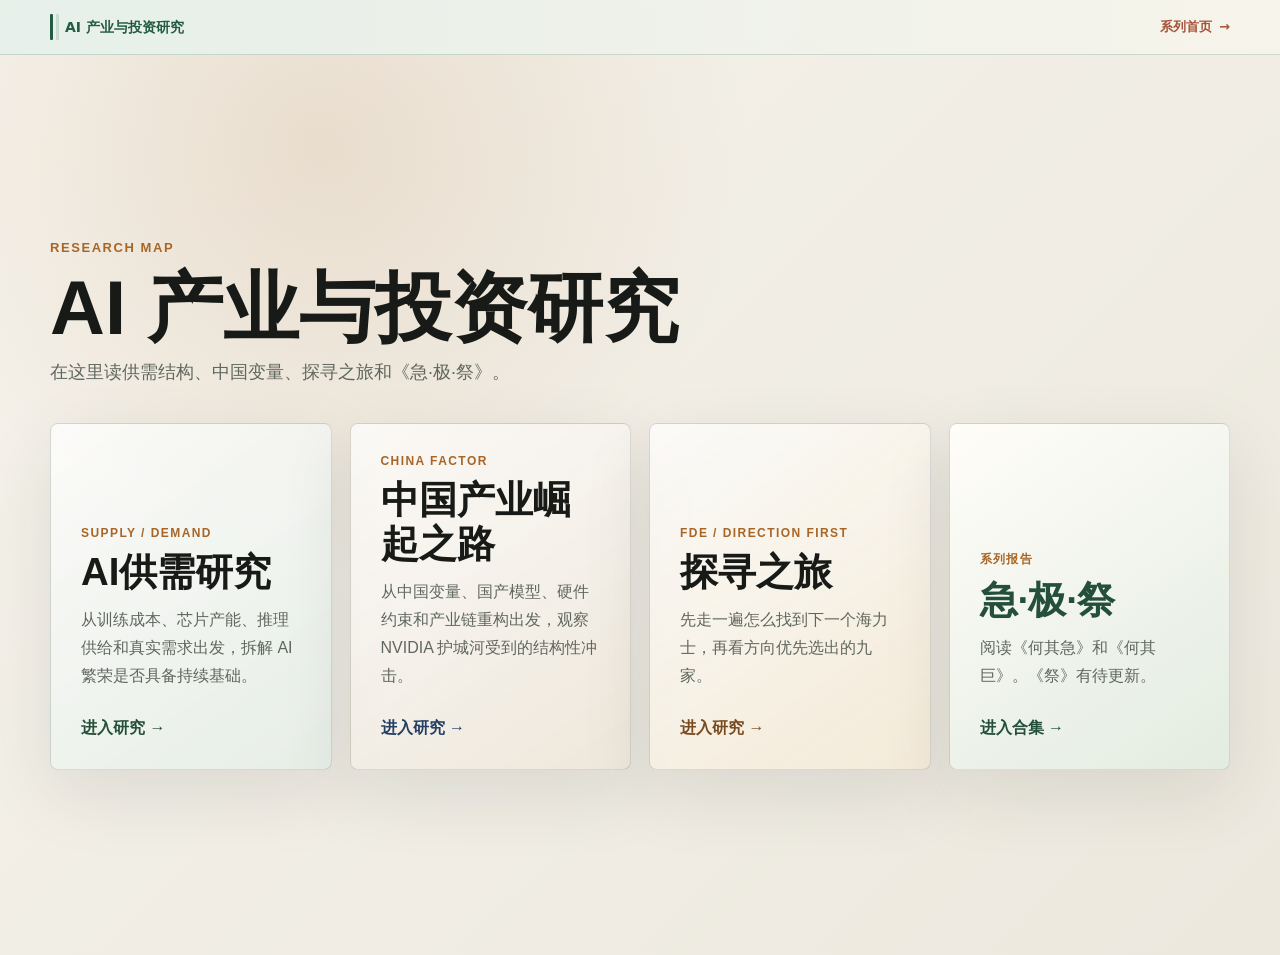
<file: index.html>
<!DOCTYPE html>
<html lang="zh-CN">
<head>
  <meta charset="UTF-8">
  <meta name="viewport" content="width=device-width, initial-scale=1.0">
  <title>AI 产业与投资研究</title>
  <style>
    :root{color-scheme:light;--ink:#171a16;--muted:#60675e;--line:#d9ddd3;--paper:#f6f3ec;--paper2:#ece8de;--green:#244f38;--blue:#243f63;--gold:#a76627;--rust:#7a4a1f}
    *{box-sizing:border-box}
    body{margin:0;min-height:100vh;font-family:-apple-system,BlinkMacSystemFont,"Segoe UI","Noto Sans SC",sans-serif;color:var(--ink);background:radial-gradient(circle at 25% 15%,rgba(167,102,39,.14),transparent 34%),linear-gradient(135deg,var(--paper),var(--paper2));}
    main{min-height:100vh;display:flex;flex-direction:column;justify-content:center;width:min(1180px,calc(100% - 40px));margin:0 auto;padding:56px 0}
    .eyebrow{font-size:13px;letter-spacing:.12em;text-transform:uppercase;color:var(--gold);font-weight:800}
    h1{margin:14px 0 10px;font-size:clamp(38px,6vw,76px);line-height:1.02;letter-spacing:0;font-weight:900}
    .lead{max-width:760px;margin:0 0 34px;color:var(--muted);font-size:18px;line-height:1.8}
    .grid{display:grid;grid-template-columns:repeat(auto-fit,minmax(280px,1fr));gap:18px}
    .choice-card{min-height:340px;display:flex;flex-direction:column;justify-content:flex-end;padding:30px;border:1px solid rgba(23,26,22,.14);border-radius:8px;text-decoration:none;color:inherit;background:rgba(255,255,255,.52);box-shadow:0 24px 70px rgba(30,35,26,.10);transition:transform .18s ease,box-shadow .18s ease,border-color .18s ease}
    .choice-card:hover{transform:translateY(-3px);box-shadow:0 30px 90px rgba(30,35,26,.16);border-color:rgba(23,26,22,.28)}
    .choice-card.ai{background:linear-gradient(145deg,rgba(255,255,255,.72),rgba(226,237,231,.74))}
    .choice-card.china{background:linear-gradient(145deg,rgba(255,255,255,.72),rgba(237,229,216,.78))}
    .choice-card.fde{background:linear-gradient(145deg,rgba(255,255,255,.72),rgba(244,234,214,.82))}
    .choice-card.trilogy{background:linear-gradient(145deg,#fffdf8,#e3ece1)}
    .trilogy h2{color:var(--green)}
    @media(min-width:761px) and (max-width:1213px){.grid:has(.trilogy){grid-template-columns:repeat(2,minmax(0,1fr))}}
    .kicker{font-size:12px;letter-spacing:.12em;text-transform:uppercase;font-weight:850;color:var(--gold)}
    h2{margin:10px 0 12px;font-size:clamp(27px,3vw,42px);line-height:1.15;letter-spacing:0}
    p{margin:0;color:var(--muted);font-size:16px;line-height:1.75}
    .enter{margin-top:28px;font-weight:850;color:var(--green)}
    .china .enter{color:var(--blue)}
    .fde .enter{color:var(--rust)}
    @media(max-width:760px){main{justify-content:flex-start;padding:36px 0}.grid{grid-template-columns:1fr}.choice-card{min-height:260px;padding:24px}.lead{font-size:16px}}
  </style>
  <link rel="stylesheet" href="assets/research-series.css">
  <link rel="icon" href="assets/favicon.svg" type="image/svg+xml">
</head>
<body class="research-series-page">
  <header class="research-series-bar">
    <a class="research-series-link" href="index.html" aria-current="page" aria-label="AI 产业与投资研究首页">
      <span class="research-series-mark" aria-hidden="true"></span>
      <span class="research-series-name">AI 产业与投资研究</span>
      <span class="research-series-home">系列首页 <span aria-hidden="true">→</span></span>
    </a>
  </header>
  <main>
    <div class="eyebrow">Research Map</div>
    <h1>AI 产业与投资研究</h1>
    <p class="lead">在这里读供需结构、中国变量、探寻之旅和《急·极·祭》。</p>
    <section class="grid" aria-label="研究入口">
      <a class="choice-card ai" href="ai-supply-demand.html">
        <span class="kicker">Supply / Demand</span>
        <h2>AI供需研究</h2>
        <p>从训练成本、芯片产能、推理供给和真实需求出发，拆解 AI 繁荣是否具备持续基础。</p>
        <span class="enter">进入研究 →</span>
      </a>
      <a class="choice-card china" href="china-factor.html">
        <span class="kicker">China Factor</span>
        <h2>中国产业崛起之路</h2>
        <p>从中国变量、国产模型、硬件约束和产业链重构出发，观察 NVIDIA 护城河受到的结构性冲击。</p>
        <span class="enter">进入研究 →</span>
      </a>
      <a class="choice-card fde" href="fde-search.html">
        <span class="kicker">FDE / Direction First</span>
        <h2>探寻之旅</h2>
        <p>先走一遍怎么找到下一个海力士，再看方向优先选出的九家。</p>
        <span class="enter">进入研究 →</span>
      </a>
      <a class="choice-card trilogy" href="ji-ji-ji/">
        <span class="kicker">系列报告</span>
        <h2>急·极·祭</h2>
        <p>阅读《何其急》和《何其巨》。《祭》有待更新。</p>
        <span class="enter">进入合集 →</span>
      </a>
    </section>
  </main>
</body>
</html>
</file>
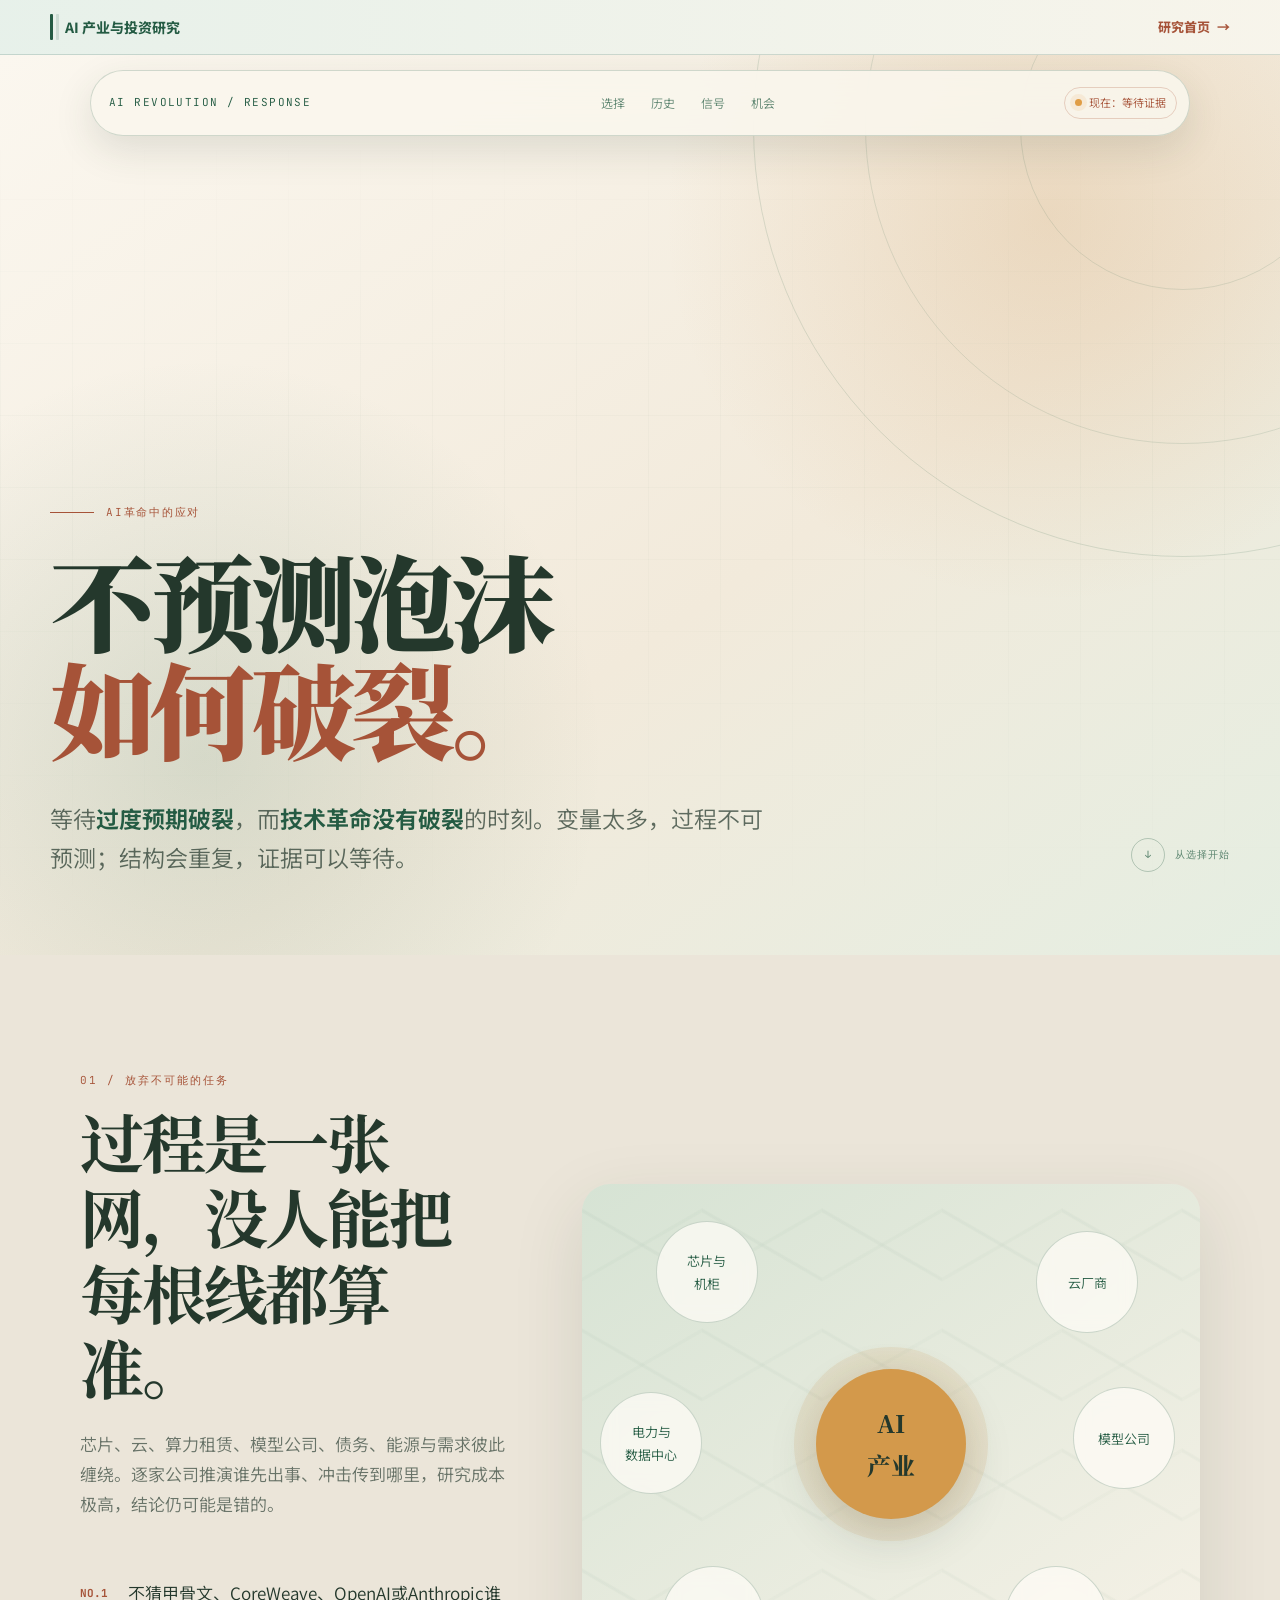
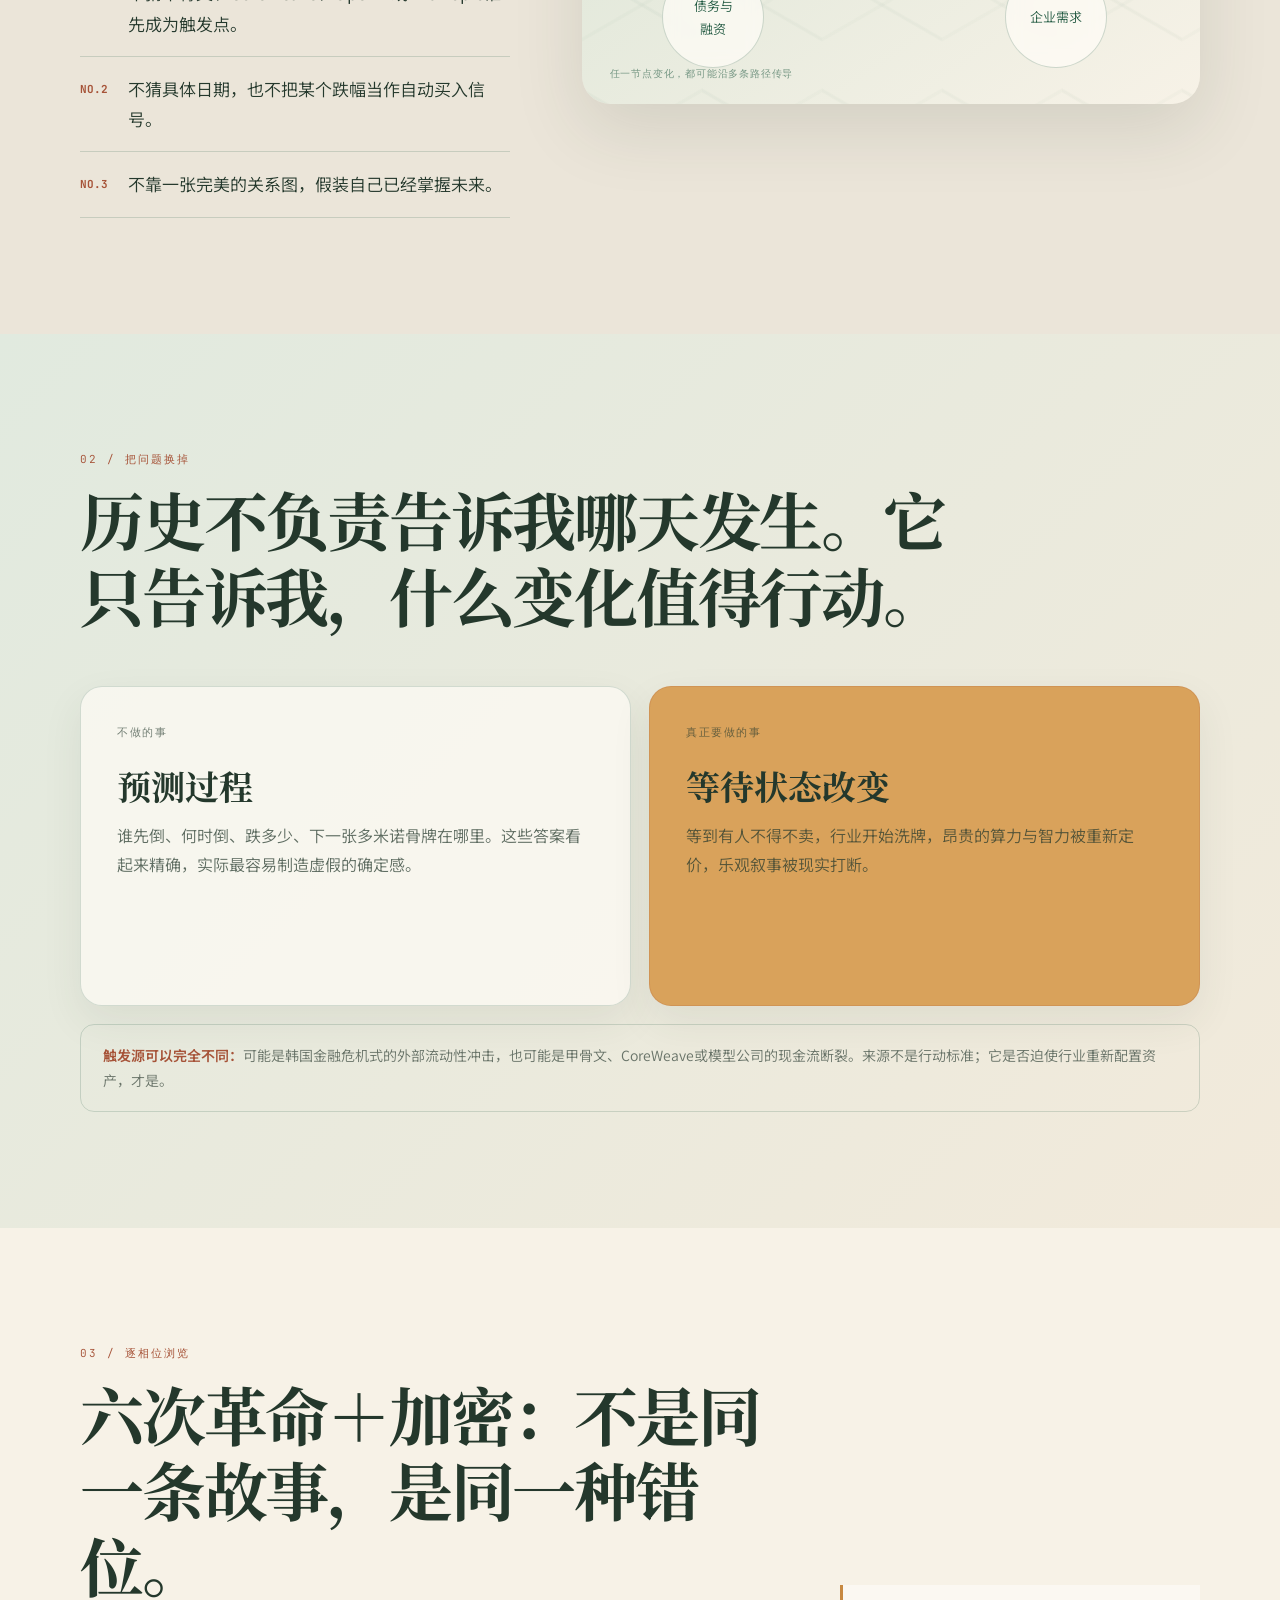
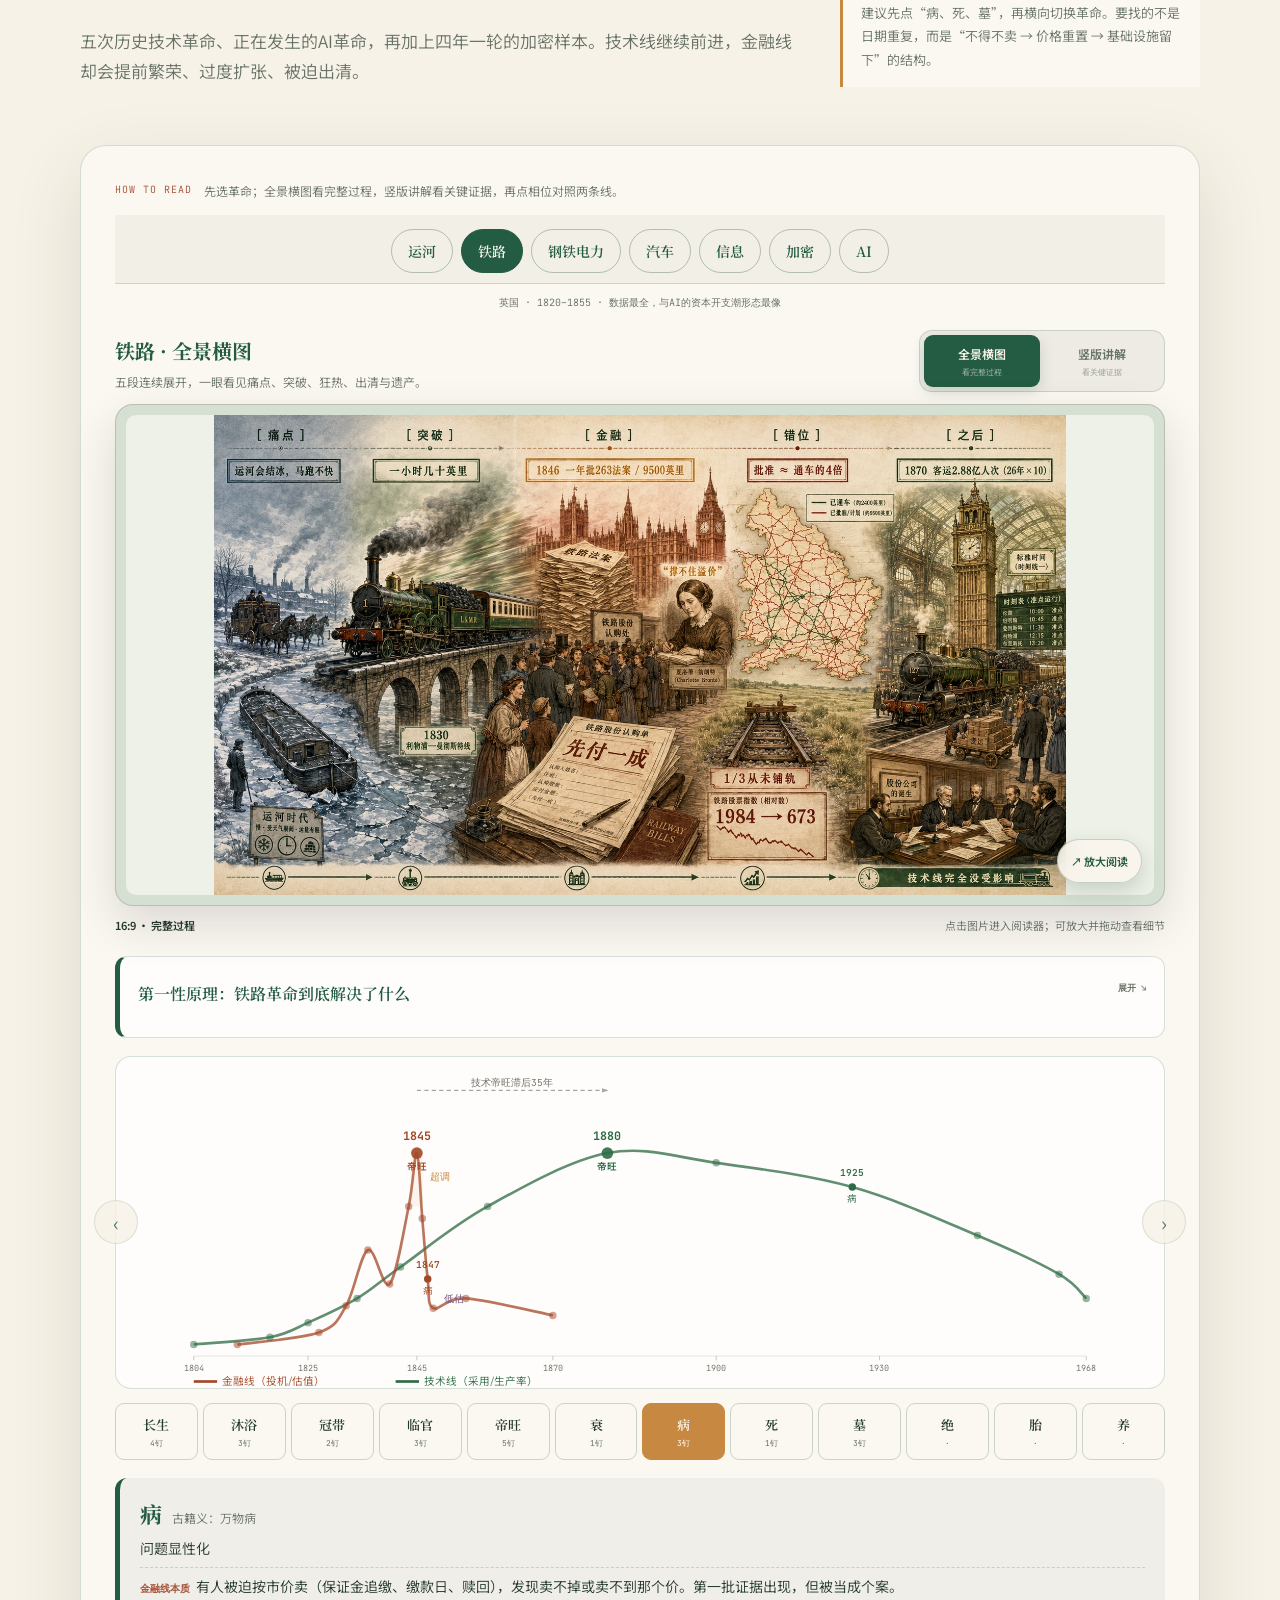
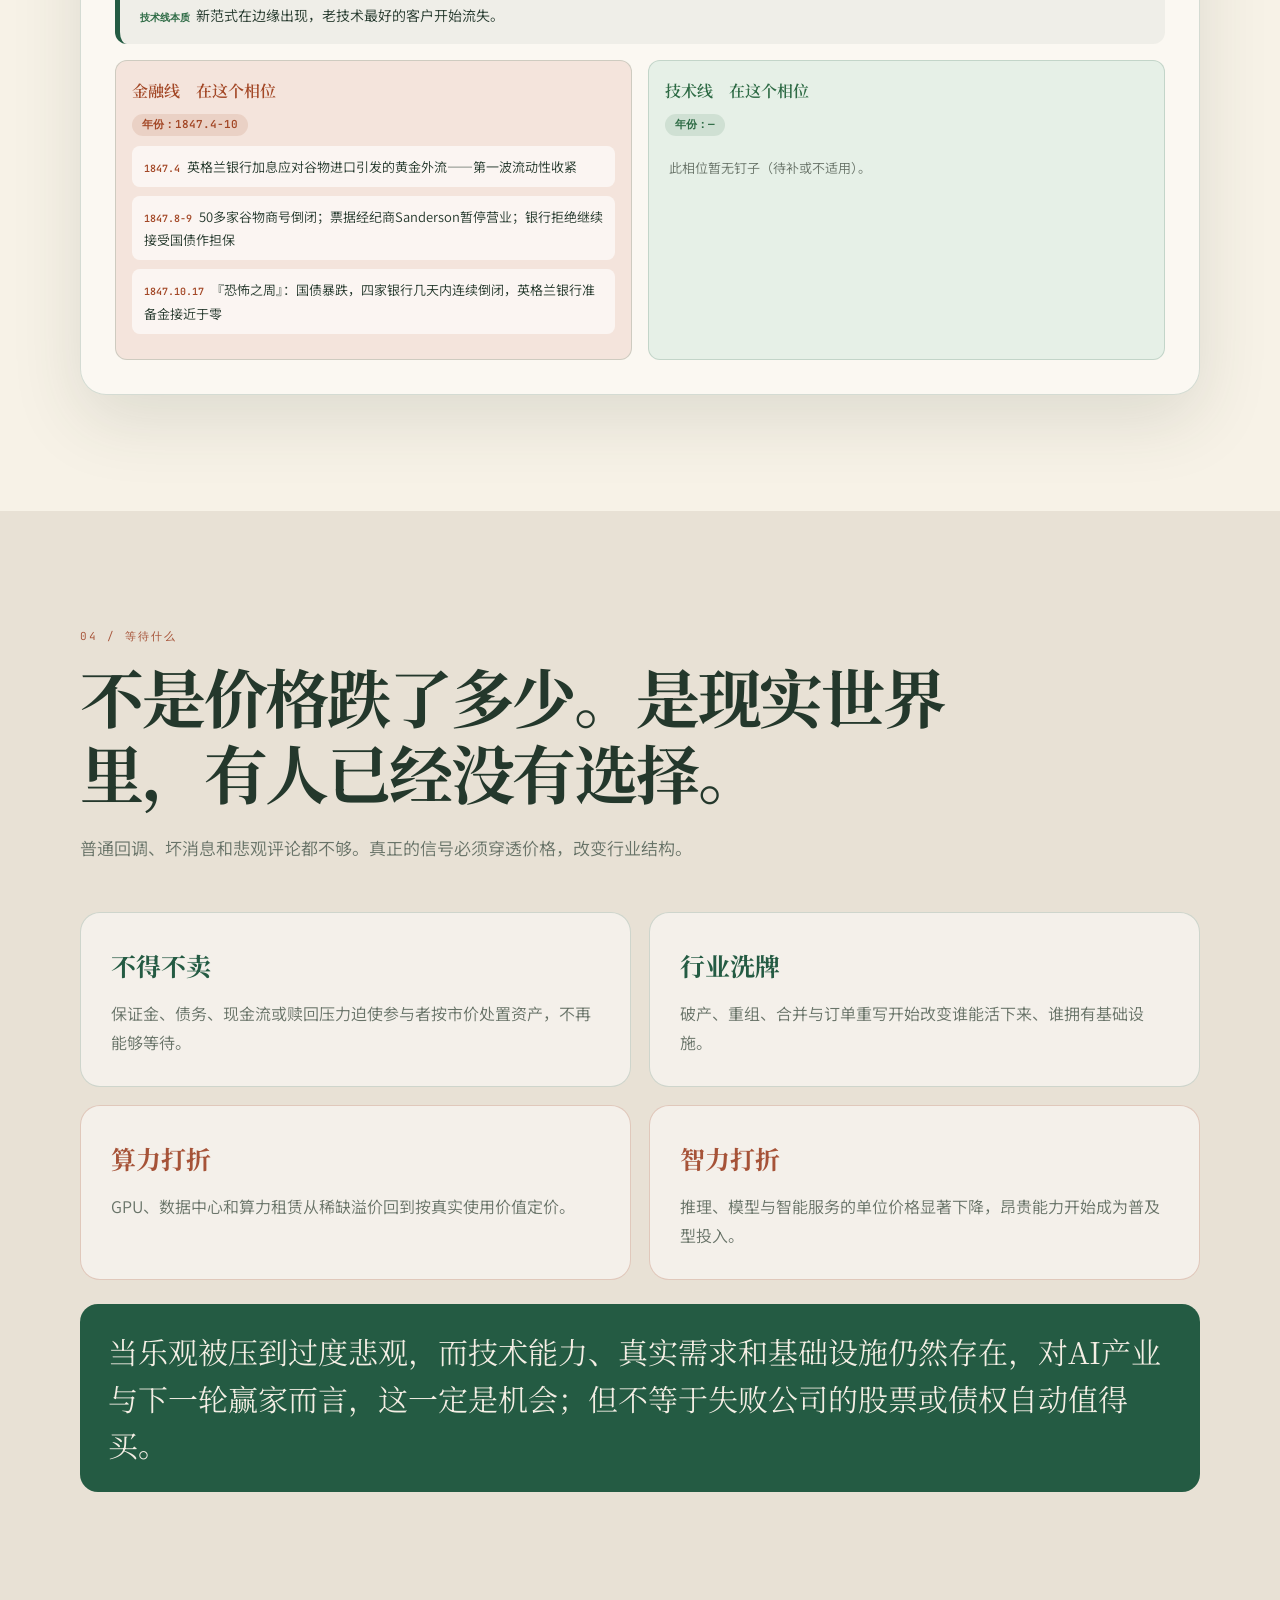
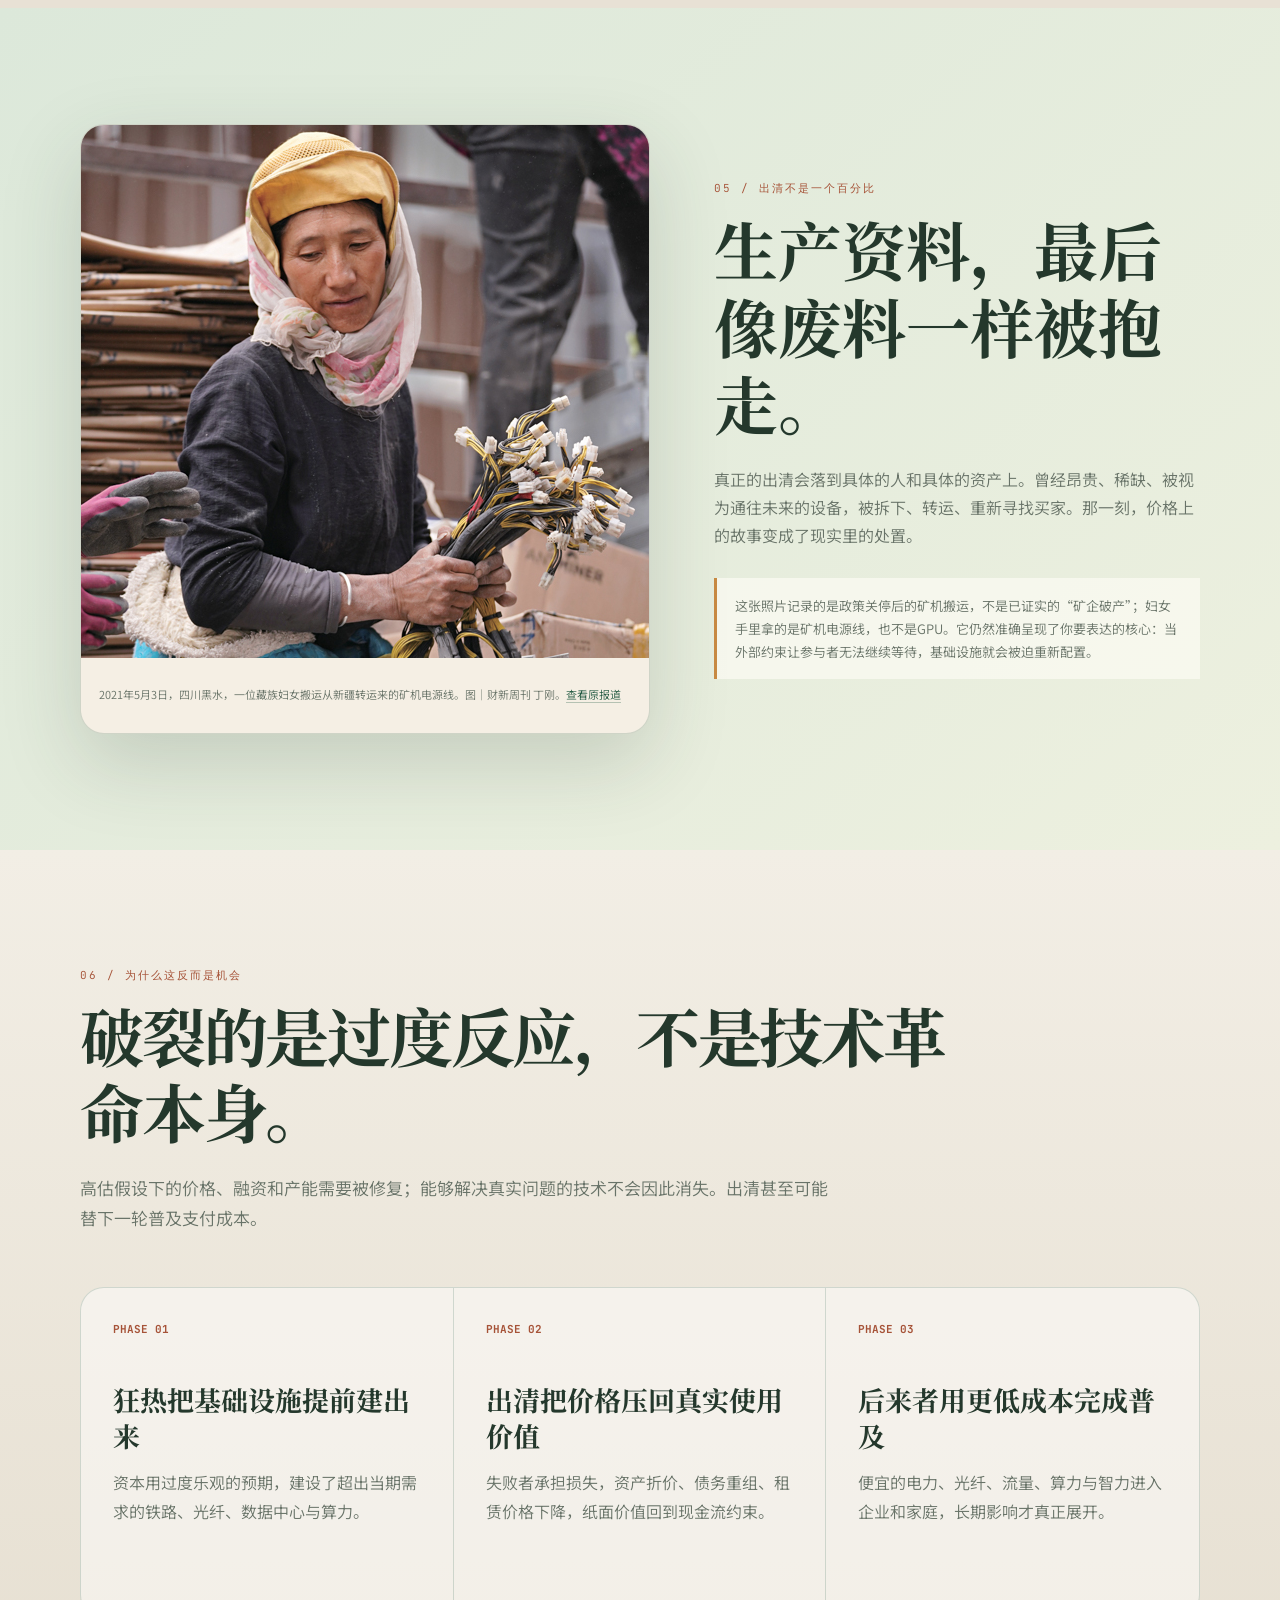
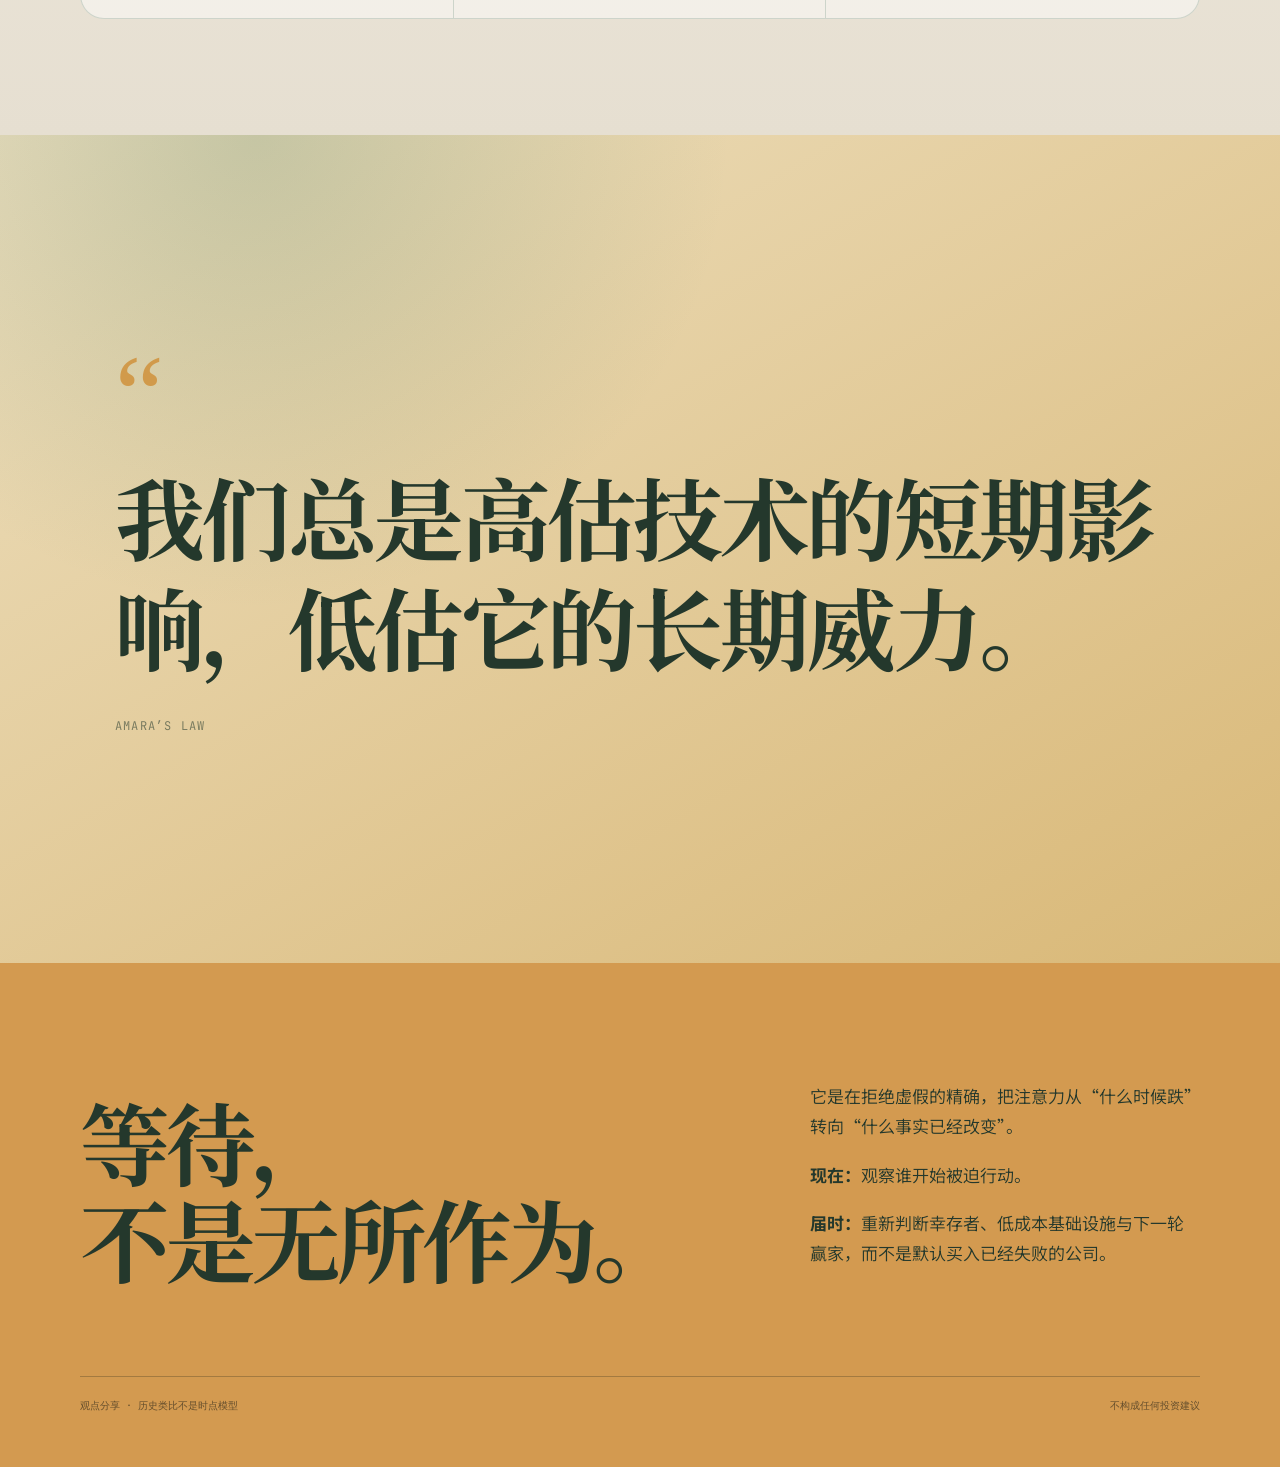
<file: waiting-for-overreaction/index.html>
<!doctype html>
<html lang="zh-CN">
<head>
  <meta charset="utf-8">
  <meta name="viewport" content="width=device-width, initial-scale=1">
  <meta name="description" content="不预测AI泡沫如何破裂。等待过度预期破裂，而技术革命没有破裂的时刻。">
  <meta name="theme-color" content="#f7f2e7">
  <title>等，不是猜｜AI革命中的应对｜AI 产业与投资研究</title>
  <link rel="preconnect" href="https://fonts.googleapis.com">
  <link rel="preconnect" href="https://fonts.gstatic.com" crossorigin>
  <link href="https://fonts.googleapis.com/css2?family=JetBrains+Mono:wght@400;600&amp;family=Noto+Sans+SC:wght@300;400;500;600;700&amp;family=Noto+Serif+SC:wght@500;600;700;900&amp;display=swap" rel="stylesheet">
  <style>
    :root {
      --ink: #24382c;
      --paper: #f7f2e7;
      --paper-deep: #eee4d3;
      --card: rgba(255,253,247,.76);
      --line: rgba(36,91,67,.18);
      --dim: #687368;
      --night: #dfe9dc;
      --night-2: #d2e0d2;
      --green: #245b43;
      --green-bright: #4f8066;
      --rust: #a65338;
      --amber: #c78942;
      --purple: #70527c;
      --tech: #2e6b45;
      --tech-bg: #e6f0e7;
      --fin: #a34827;
      --fin-bg: #f4e4dc;
      --serif: "Noto Serif SC", "Songti SC", serif;
      --sans: "Noto Sans SC", system-ui, sans-serif;
      --mono: "JetBrains Mono", ui-monospace, monospace;
      --shadow: 0 24px 70px rgba(45, 63, 48, .13);
    }

    * { box-sizing: border-box; }
    html { scroll-behavior: smooth; }
    body {
      margin: 0;
      background: var(--paper);
      color: var(--ink);
      font-family: var(--sans);
      font-weight: 350;
      line-height: 1.78;
      -webkit-font-smoothing: antialiased;
    }
    button, a { font: inherit; }
    a { color: inherit; }
    img { max-width: 100%; }
    ::selection { background: rgba(196,123,49,.28); }
    :where(a, button, [tabindex]):focus-visible {
      outline: 3px solid rgba(199,137,66,.62);
      outline-offset: 3px;
    }

    .progress {
      position: fixed;
      inset: 0 auto auto 0;
      width: 0;
      height: 3px;
      z-index: 100;
      background: linear-gradient(90deg, var(--amber), #e2b66f);
    }

    .site-nav {
      position: fixed;
      z-index: 90;
      top: 18px;
      left: 50%;
      transform: translateX(-50%);
      width: min(1100px, calc(100% - 28px));
      display: flex;
      align-items: center;
      justify-content: space-between;
      gap: 20px;
      padding: 10px 12px 10px 18px;
      border: 1px solid rgba(36,91,67,.2);
      border-radius: 999px;
      background: rgba(250,246,237,.88);
      color: var(--green);
      backdrop-filter: blur(18px);
      box-shadow: 0 14px 38px rgba(45,63,48,.13);
    }
    .brand {
      font-family: var(--mono);
      font-size: 11px;
      letter-spacing: .13em;
      white-space: nowrap;
    }
    .nav-links { display: flex; align-items: center; gap: 4px; }
    .nav-links a {
      min-height: 44px;
      display: inline-flex;
      align-items: center;
      text-decoration: none;
      color: rgba(36,91,67,.72);
      font-size: 12px;
      padding: 6px 11px;
      border-radius: 999px;
    }
    .nav-links a:hover, .nav-links a:focus-visible {
      color: var(--green);
      background: rgba(36,91,67,.09);
    }
    .nav-state {
      display: inline-flex;
      align-items: center;
      gap: 7px;
      font-size: 11px;
      color: var(--rust);
      border: 1px solid rgba(166,83,56,.24);
      border-radius: 999px;
      padding: 5px 10px;
      white-space: nowrap;
    }
    .nav-state::before {
      content: "";
      width: 7px;
      height: 7px;
      border-radius: 50%;
      background: #e09d45;
      box-shadow: 0 0 0 5px rgba(224,157,69,.11);
    }

    .hero {
      min-height: 100svh;
      position: relative;
      display: grid;
      align-items: end;
      overflow: hidden;
      color: var(--ink);
      background:
        radial-gradient(circle at 82% 18%, rgba(199,137,66,.2), transparent 30%),
        radial-gradient(circle at 16% 78%, rgba(79,128,102,.18), transparent 31%),
        linear-gradient(145deg, #fbf7ef 0%, #f2eadb 58%, #e5eee2 100%);
    }
    .hero::before {
      content: "";
      position: absolute;
      inset: 0;
      opacity: .4;
      background-image:
        linear-gradient(rgba(36,91,67,.07) 1px, transparent 1px),
        linear-gradient(90deg, rgba(36,91,67,.07) 1px, transparent 1px);
      background-size: 72px 72px;
      mask-image: linear-gradient(to bottom, transparent 5%, #fff 45%, transparent 100%);
    }
    .hero-orbit {
      position: absolute;
      width: min(72vw, 860px);
      aspect-ratio: 1;
      border: 1px solid rgba(36,91,67,.14);
      border-radius: 50%;
      right: -26vw;
      top: -28vw;
    }
    .hero-orbit::before,
    .hero-orbit::after {
      content: "";
      position: absolute;
      border: 1px solid rgba(36,91,67,.12);
      border-radius: inherit;
      inset: 13%;
    }
    .hero-orbit::after { inset: 31%; }
    .hero-inner {
      position: relative;
      z-index: 2;
      width: min(1180px, calc(100% - 48px));
      margin: 0 auto;
      padding: 144px 0 78px;
    }
    .eyebrow {
      display: flex;
      align-items: center;
      gap: 12px;
      margin-bottom: 22px;
      font-family: var(--mono);
      font-size: 11px;
      letter-spacing: .16em;
      color: var(--rust);
    }
    .eyebrow::before { content: ""; width: 44px; height: 1px; background: currentColor; }
    .hero h1 {
      max-width: 1050px;
      margin: 0;
      font-family: var(--serif);
      font-size: clamp(48px, 8.2vw, 112px);
      font-weight: 900;
      line-height: 1.03;
      letter-spacing: -.045em;
    }
    .hero h1 span { display: block; color: var(--rust); }
    .hero-bottom {
      display: grid;
      grid-template-columns: minmax(0, 720px) auto;
      align-items: end;
      justify-content: space-between;
      gap: 44px;
      margin-top: 38px;
    }
    .hero-deck {
      margin: 0;
      color: rgba(36,56,44,.72);
      font-size: clamp(17px, 2vw, 23px);
      line-height: 1.7;
    }
    .hero-deck strong { color: var(--green); font-weight: 650; }
    .scroll-cue {
      min-height: 44px;
      display: inline-flex;
      align-items: center;
      gap: 10px;
      color: rgba(36,91,67,.72);
      text-decoration: none;
      font-family: var(--mono);
      font-size: 10px;
      letter-spacing: .1em;
      white-space: nowrap;
    }
    .scroll-cue i {
      width: 34px;
      height: 34px;
      display: grid;
      place-items: center;
      border: 1px solid rgba(36,91,67,.28);
      border-radius: 50%;
      font-style: normal;
    }

    .section { padding: 116px 0; }
    .section[id] { scroll-margin-top: 96px; }
    .section-inner { width: min(1120px, calc(100% - 48px)); margin: 0 auto; }
    .section-kicker {
      margin-bottom: 12px;
      font-family: var(--mono);
      font-size: 11px;
      letter-spacing: .18em;
      color: var(--rust);
      text-transform: uppercase;
    }
    .section-title {
      max-width: 880px;
      margin: 0;
      font-family: var(--serif);
      font-size: clamp(38px, 5vw, 68px);
      line-height: 1.18;
      letter-spacing: -.035em;
    }
    .section-lead {
      max-width: 760px;
      margin: 24px 0 0;
      color: var(--dim);
      font-size: 17px;
    }

    .network-section { background: #ebe5d9; }
    .network-grid {
      display: grid;
      grid-template-columns: .82fr 1.18fr;
      gap: 72px;
      align-items: center;
    }
    .network-board {
      position: relative;
      min-height: 520px;
      border-radius: 28px;
      overflow: hidden;
      background:
        radial-gradient(circle at center, rgba(199,137,66,.24), transparent 25%),
        linear-gradient(145deg, #d6e3d4, #f7f2e7);
      box-shadow: var(--shadow);
    }
    .network-board::before {
      content: "";
      position: absolute;
      inset: 0;
      background:
        linear-gradient(30deg, transparent 48%, rgba(36,91,67,.07) 49%, rgba(36,91,67,.07) 50%, transparent 51%),
        linear-gradient(-30deg, transparent 48%, rgba(36,91,67,.05) 49%, rgba(36,91,67,.05) 50%, transparent 51%);
      background-size: 120px 120px;
      opacity: .45;
    }
    .network-core,
    .network-node {
      position: absolute;
      display: grid;
      place-items: center;
      text-align: center;
      border-radius: 50%;
      z-index: 2;
    }
    .network-core {
      inset: 50% auto auto 50%;
      transform: translate(-50%,-50%);
      width: 150px;
      height: 150px;
      background: #d3994b;
      color: var(--ink);
      font-family: var(--serif);
      font-weight: 800;
      font-size: 24px;
      box-shadow: 0 0 0 22px rgba(199,137,66,.12), 0 18px 48px rgba(45,63,48,.18);
    }
    .network-node {
      width: 102px;
      height: 102px;
      padding: 10px;
      border: 1px solid rgba(36,91,67,.22);
      background: rgba(255,253,247,.72);
      color: var(--green);
      font-size: 13px;
      backdrop-filter: blur(8px);
    }
    .n1 { top: 7%; left: 12%; }
    .n2 { top: 9%; right: 10%; }
    .n3 { top: 39%; right: 4%; }
    .n4 { bottom: 7%; right: 15%; }
    .n5 { bottom: 7%; left: 13%; }
    .n6 { top: 40%; left: 3%; }
    .network-caption {
      position: absolute;
      inset: auto 28px 22px;
      z-index: 3;
      font-family: var(--mono);
      font-size: 10px;
      color: rgba(36,91,67,.58);
      letter-spacing: .08em;
    }
    .reject-list { margin: 42px 0 0; padding: 0; list-style: none; }
    .reject-list li {
      display: grid;
      grid-template-columns: 32px 1fr;
      gap: 16px;
      padding: 17px 0;
      border-bottom: 1px solid var(--line);
      font-size: 17px;
    }
    .reject-list b { font-family: var(--mono); color: var(--rust); font-size: 11px; padding-top: 6px; }

    .manifesto {
      color: var(--ink);
      background: linear-gradient(135deg, #e1eadf, #f2eadb);
    }
    .manifesto .section-kicker { color: var(--rust); }
    .manifesto-grid {
      display: grid;
      grid-template-columns: 1fr 1fr;
      gap: 18px;
      margin-top: 54px;
    }
    .manifesto-card {
      min-height: 320px;
      padding: 36px;
      border: 1px solid rgba(36,91,67,.18);
      border-radius: 22px;
      background: rgba(255,253,247,.68);
      box-shadow: 0 16px 40px rgba(45,63,48,.08);
    }
    .manifesto-card.wait { background: #d9a25b; color: var(--ink); border-color: rgba(166,83,56,.18); }
    .manifesto-card .label { font-family: var(--mono); font-size: 11px; letter-spacing: .14em; opacity: .62; }
    .manifesto-card h3 { margin: 22px 0 14px; font-family: var(--serif); font-size: 34px; line-height: 1.25; }
    .manifesto-card p { margin: 0; font-size: 16px; opacity: .72; }
    .trigger-note {
      margin: 18px 0 0;
      padding: 18px 22px;
      border: 1px solid rgba(36,91,67,.18);
      border-radius: 14px;
      color: var(--dim);
      font-size: 14px;
    }
    .trigger-note strong { color: var(--rust); font-weight: 600; }

    .history-section { background: var(--paper); }
    .history-intro {
      display: flex;
      justify-content: space-between;
      gap: 40px;
      align-items: end;
      margin-bottom: 58px;
    }
    .history-note {
      max-width: 360px;
      padding: 16px 18px;
      border-left: 3px solid var(--amber);
      background: rgba(255,255,255,.46);
      color: var(--dim);
      font-size: 13px;
    }
    .history-shell {
      padding: 34px;
      border: 1px solid var(--line);
      border-radius: 26px;
      background: rgba(255,255,255,.48);
      box-shadow: var(--shadow);
    }
    .history-how {
      display: flex;
      align-items: center;
      gap: 12px;
      margin-bottom: 14px;
      color: var(--dim);
      font-size: 12px;
    }
    .history-how span {
      color: var(--rust);
      font-family: var(--mono);
      font-size: 10px;
      letter-spacing: .1em;
    }

    /* Existing Q1 phase browser, restyled for this standalone site. */
    #phase-browser { --bg: var(--paper); --bg-card: rgba(255,255,255,.72); --text: var(--ink); --text-dim: var(--dim); --wood: var(--green); --danger: var(--rust); --warn: var(--amber); }
    #phase-browser .tabs { display: flex; gap: 8px; flex-wrap: wrap; justify-content: center; margin: 0 0 10px; position: sticky; top: 86px; z-index: 20; background: rgba(242,238,229,.94); padding: 14px 0 10px; border-bottom: 1px solid var(--line); backdrop-filter: blur(14px); }
    #phase-browser .tab { min-height: 44px; font-family: var(--serif); font-size: 14px; font-weight: 600; padding: 8px 16px; border-radius: 999px; border: 1.5px solid rgba(36,77,56,.3); background: transparent; color: var(--green); cursor: pointer; }
    #phase-browser .tab:hover { background: rgba(36,77,56,.07); }
    #phase-browser .tab.on { background: var(--green); color: var(--paper); border-color: var(--green); }
    #phase-browser .revmeta { text-align: center; font-family: var(--mono); font-size: 10px; color: var(--dim); margin: 9px 0 18px; }
    #phase-browser .waveband { background: rgba(255,255,255,.66); border: 1px solid var(--line); border-radius: 16px; padding: 10px 14px 2px; margin: 18px 0 14px; position: relative; overflow: visible; }
    #phase-browser .waveband svg { display: block; width: 100%; height: auto; }
    #phase-browser .mobile-swipe-hint { display: none; }
    #phase-browser .nav-arr { position: absolute; top: 50%; transform: translateY(-50%); width: 44px; height: 44px; border-radius: 50%; border: 1px solid var(--line); background: var(--paper); color: var(--green); font-size: 20px; cursor: pointer; display: grid; place-items: center; opacity: .78; }
    #phase-browser .nav-arr:hover { opacity: 1; background: var(--green); color: var(--paper); }
    #phase-browser .nav-arr.prev { left: -22px; }
    #phase-browser .nav-arr.next { right: -22px; }
    #phase-browser .stages { display: grid; grid-template-columns: repeat(12,1fr); gap: 5px; margin: 0 0 18px; }
    #phase-browser .stg { font-family: var(--serif); font-size: 13px; font-weight: 600; padding: 9px 2px; border-radius: 9px; border: 1px solid rgba(36,77,56,.22); background: transparent; color: var(--ink); cursor: pointer; text-align: center; }
    #phase-browser .stg small { display: block; font-family: var(--mono); font-size: 8px; color: var(--dim); font-weight: 400; }
    #phase-browser .stg:hover { border-color: var(--amber); }
    #phase-browser .stg.on { background: var(--amber); border-color: var(--amber); color: #fff; }
    #phase-browser .stg.on small { color: #fff; }
    #phase-browser .stagecard { background: rgba(36,77,56,.055); border-left: 5px solid var(--green); border-radius: 12px; padding: 16px 20px; margin-bottom: 16px; }
    #phase-browser .stagecard .nm { font-family: var(--serif); font-size: 22px; font-weight: 700; color: var(--green); }
    #phase-browser .stagecard .gu { font-size: 12px; color: var(--dim); margin-left: 10px; }
    #phase-browser .stagecard .bai { font-size: 14px; margin-top: 3px; }
    #phase-browser .cols { display: grid; grid-template-columns: 1fr 1fr; gap: 16px; }
    #phase-browser .col { border-radius: 12px; padding: 16px; border: 1px solid var(--line); }
    #phase-browser .col.fin { background: var(--fin-bg); }
    #phase-browser .col.tech { background: var(--tech-bg); }
    #phase-browser .col h3 { font-family: var(--serif); font-size: 16px; font-weight: 600; margin: 0 0 2px; }
    #phase-browser .col.fin h3 { color: var(--fin); }
    #phase-browser .col.tech h3 { color: var(--tech); }
    #phase-browser .col .yr { font-family: var(--mono); font-size: 11px; font-weight: 600; margin-bottom: 10px; display: inline-block; padding: 1px 10px; border-radius: 999px; }
    #phase-browser .col.fin .yr { background: rgba(163,72,39,.12); color: var(--fin); }
    #phase-browser .col.tech .yr { background: rgba(46,107,69,.12); color: var(--tech); }
    #phase-browser .ev { background: rgba(255,255,255,.65); border-radius: 8px; padding: 9px 12px; margin-bottom: 9px; font-size: 13px; }
    #phase-browser .ev .w { font-family: var(--mono); font-size: 10px; font-weight: 600; margin-right: 7px; }
    #phase-browser .col.fin .ev .w { color: var(--fin); }
    #phase-browser .col.tech .ev .w { color: var(--tech); }
    #phase-browser .ev .inst, #phase-browser .ev .anomtag { font-family: var(--mono); font-size: 9px; color: #fff; padding: 1px 6px; border-radius: 999px; margin-left: 6px; white-space: nowrap; }
    #phase-browser .ev .inst { background: var(--purple); }
    #phase-browser .ev .anomtag { background: var(--amber); }
    #phase-browser .empty { font-size: 13px; color: var(--dim); padding: 10px 4px; }
    #phase-browser .col.fin.hl { box-shadow: 0 0 0 2px var(--fin); }
    #phase-browser .col.tech.hl { box-shadow: 0 0 0 2px var(--tech); }
    #phase-browser .fp { background: rgba(255,255,255,.68); border: 1px solid var(--line); border-left: 5px solid var(--green); border-radius: 12px; padding: 15px 18px; margin: 0 0 14px; font-size: 13px; }
    #phase-browser .fp .t { width: 100%; min-height: 44px; display: block; padding: 0; border: 0; background: transparent; text-align: left; cursor: pointer; font-family: var(--serif); font-size: 16px; font-weight: 600; color: var(--green); margin-bottom: 6px; }
    #phase-browser .fp .row { display: grid; grid-template-columns: 118px 1fr; gap: 8px; padding: 5px 0; border-top: 1px dashed var(--line); }
    #phase-browser .fp .k { font-family: var(--mono); font-size: 10px; color: var(--amber); font-weight: 600; padding-top: 2px; }
    #phase-browser .fp.collapsed .row, #phase-browser .fp.collapsed>div:last-child { display: none; }
    #phase-browser .fp.collapsed .t::after { content: "  展开 ↘"; float: right; font-family: var(--mono); font-size: 9px; color: var(--dim); }
    #phase-browser .media-browser { margin: 2px 0 20px; }
    #phase-browser .media-toolbar {
      display: flex;
      align-items: end;
      justify-content: space-between;
      gap: 24px;
      margin-bottom: 12px;
    }
    #phase-browser .media-heading { min-width: 0; }
    #phase-browser .media-heading b {
      display: block;
      font-family: var(--serif);
      font-size: 20px;
      color: var(--green);
    }
    #phase-browser .media-heading span {
      display: block;
      margin-top: 2px;
      color: var(--dim);
      font-size: 12px;
    }
    #phase-browser .media-switch {
      flex: 0 0 auto;
      display: grid;
      grid-template-columns: 1fr 1fr;
      gap: 4px;
      padding: 4px;
      border: 1px solid var(--line);
      border-radius: 13px;
      background: rgba(25,27,23,.055);
    }
    #phase-browser .media-choice {
      min-width: 116px;
      padding: 8px 12px;
      border: 0;
      border-radius: 9px;
      background: transparent;
      color: var(--dim);
      cursor: pointer;
      font-size: 12px;
      font-weight: 600;
    }
    #phase-browser .media-choice small {
      display: block;
      margin-top: 1px;
      font-family: var(--mono);
      font-size: 8px;
      font-weight: 400;
      opacity: .65;
    }
    #phase-browser .media-choice:hover { color: var(--green); }
    #phase-browser .media-choice.on {
      background: var(--green);
      color: var(--paper);
      box-shadow: 0 5px 14px rgba(36,77,56,.18);
    }
    #phase-browser .media-stage {
      position: relative;
      border: 1px solid rgba(25,27,23,.16);
      box-shadow: 0 18px 46px rgba(28,31,25,.14);
    }
    #phase-browser .media-stage.landscape {
      width: min(1080px, 100%);
      margin: 0 auto;
      padding: 10px;
      border-radius: 18px;
      background: #d5dfd2;
    }
    #phase-browser .media-stage.portrait {
      width: min(780px, 100%);
      margin: 0 auto;
      padding: 12px;
      border-radius: 18px;
      background: #ded5c5;
    }
    #phase-browser .media-canvas {
      overflow: hidden;
      border-radius: 10px;
      background: #f4f0e7;
    }
    #phase-browser .media-stage img {
      display: block;
      cursor: zoom-in;
    }
    #phase-browser .media-stage.landscape .media-canvas {
      position: relative;
      height: clamp(300px, 38vw, 480px);
      display: grid;
      place-items: center;
      background: #edf1e8;
    }
    #phase-browser .media-stage.landscape img {
      position: absolute;
      inset: 0;
      width: 100%;
      height: 100%;
      margin: auto;
      object-fit: contain;
    }
    #phase-browser .media-stage.portrait img {
      width: 100%;
      height: auto;
    }
    #phase-browser .media-open {
      position: absolute;
      right: 22px;
      bottom: 22px;
      display: inline-flex;
      align-items: center;
      min-height: 44px;
      gap: 7px;
      padding: 9px 13px;
      border: 1px solid rgba(36,91,67,.24);
      border-radius: 999px;
      background: rgba(250,246,237,.9);
      color: var(--green);
      backdrop-filter: blur(10px);
      cursor: pointer;
      font-size: 11px;
      font-weight: 600;
      box-shadow: 0 8px 20px rgba(45,63,48,.18);
    }
    #phase-browser .media-open:hover { background: var(--green); color: var(--paper); }
    #phase-browser .media-caption {
      display: flex;
      justify-content: space-between;
      gap: 18px;
      margin-top: 10px;
      color: var(--dim);
      font-size: 11px;
    }
    #phase-browser .media-caption b { color: var(--ink); font-weight: 600; }

    .image-viewer {
      width: 100vw;
      max-width: none;
      height: 100dvh;
      max-height: none;
      margin: 0;
      padding: 0;
      border: 0;
      background: #e7dfd1;
      color: var(--ink);
    }
    .image-viewer::backdrop { background: rgba(36,56,44,.76); }
    .viewer-bar {
      position: relative;
      z-index: 2;
      min-height: 64px;
      display: flex;
      align-items: center;
      justify-content: space-between;
      gap: 18px;
      padding: 10px 18px;
      border-bottom: 1px solid rgba(36,91,67,.18);
      background: rgba(250,246,237,.95);
      backdrop-filter: blur(16px);
    }
    .viewer-title { min-width: 0; }
    .viewer-title b { display: block; font-family: var(--serif); font-size: 15px; }
    .viewer-title span { display: block; color: var(--dim); font-size: 10px; }
    .viewer-tools { display: flex; align-items: center; gap: 6px; }
    .viewer-tools button {
      min-width: 44px;
      height: 44px;
      padding: 0 11px;
      border: 1px solid rgba(36,91,67,.2);
      border-radius: 10px;
      background: rgba(255,253,247,.72);
      color: var(--green);
      cursor: pointer;
      font-size: 13px;
    }
    .viewer-tools button:hover { background: var(--amber); border-color: var(--amber); }
    .viewer-tools .viewer-close { margin-left: 6px; }
    .viewer-scroll {
      height: calc(100dvh - 64px);
      overflow: auto;
      padding: 24px;
      text-align: center;
      overscroll-behavior: contain;
    }
    .viewer-scroll img {
      display: block;
      max-width: none;
      height: auto;
      margin: 0 auto;
      box-shadow: 0 20px 70px rgba(45,63,48,.22);
      transition: width .15s ease;
    }

    .signals { background: #e8e1d5; }
    .signal-grid {
      display: grid;
      grid-template-columns: repeat(2,1fr);
      gap: 18px;
      margin-top: 48px;
    }
    .signal-card {
      padding: 30px;
      border: 1px solid var(--line);
      border-radius: 20px;
      background: rgba(255,255,255,.5);
    }
    .signal-card strong {
      display: block;
      margin-bottom: 12px;
      font-family: var(--serif);
      font-size: 25px;
      color: var(--green);
    }
    .signal-card p { margin: 0; color: var(--dim); }
    .signal-card:nth-child(3), .signal-card:nth-child(4) { border-color: rgba(163,72,39,.24); }
    .signal-card:nth-child(3) strong, .signal-card:nth-child(4) strong { color: var(--rust); }
    .signal-rule {
      margin-top: 24px;
      padding: 24px 28px;
      border-radius: 18px;
      color: #f4eee4;
      background: var(--green);
      font-family: var(--serif);
      font-size: clamp(20px, 3vw, 30px);
      line-height: 1.55;
    }

    .photo-section { background: linear-gradient(140deg, #dce8da, #edf0df); color: var(--ink); }
    .photo-grid { display: grid; grid-template-columns: 1.08fr .92fr; gap: 64px; align-items: center; }
    .exit-photo {
      margin: 0;
      border-radius: 24px;
      overflow: hidden;
      border: 1px solid rgba(36,91,67,.18);
      background: #f5efe4;
      box-shadow: 0 28px 80px rgba(45,63,48,.18);
    }
    .exit-photo img { display: block; width: 100%; aspect-ratio: 3 / 2; object-fit: cover; }
    .exit-photo figcaption { padding: 14px 18px 17px; font-size: 11px; color: var(--dim); line-height: 1.65; }
    .exit-photo figcaption a { min-height: 44px; display: inline-flex; align-items: center; color: var(--green); text-decoration-color: rgba(36,91,67,.3); text-underline-offset: 3px; }
    .photo-copy .section-kicker { color: var(--rust); }
    .photo-copy h2 { margin: 0; font-family: var(--serif); font-size: clamp(38px,5vw,68px); line-height: 1.2; }
    .photo-copy p { margin: 24px 0 0; color: var(--dim); font-size: 16px; }
    .photo-copy .correction {
      margin-top: 28px;
      padding: 16px 18px;
      border-left: 3px solid var(--amber);
      background: rgba(255,253,247,.62);
      font-size: 13px;
      color: var(--dim);
    }

    .mechanism {
      background: linear-gradient(180deg, #f2eee5, #e6dfd1);
    }
    .mechanism-steps {
      display: grid;
      grid-template-columns: repeat(3,1fr);
      gap: 0;
      margin-top: 54px;
      border: 1px solid var(--line);
      border-radius: 24px;
      overflow: hidden;
      background: rgba(255,255,255,.48);
    }
    .mechanism-step { min-height: 330px; padding: 32px; border-right: 1px solid var(--line); }
    .mechanism-step:last-child { border-right: 0; }
    .mechanism-step b { display: block; font-family: var(--mono); color: var(--rust); font-size: 11px; }
    .mechanism-step h3 { margin: 42px 0 14px; font-family: var(--serif); font-size: 27px; line-height: 1.35; }
    .mechanism-step p { margin: 0; color: var(--dim); }

    .quote-section {
      min-height: 92svh;
      display: grid;
      place-items: center;
      padding: 100px 0;
      color: var(--ink);
      background:
        radial-gradient(circle at 20% 0%, rgba(79,128,102,.24), transparent 36%),
        linear-gradient(150deg, #eddfbe, #d9b877);
    }
    .quote-wrap { width: min(1050px, calc(100% - 48px)); }
    .quote-mark { font-family: Georgia, serif; font-size: 110px; color: #d19a4b; line-height: .6; }
    blockquote { margin: 34px 0 0; }
    blockquote p { margin: 0; font-family: var(--serif); font-weight: 700; font-size: clamp(42px,7vw,92px); line-height: 1.23; letter-spacing: -.04em; }
    blockquote footer { margin-top: 34px; font-family: var(--mono); font-size: 12px; color: rgba(36,56,44,.58); letter-spacing: .1em; }

    .closing { padding: 118px 0 52px; background: #d39a50; color: var(--ink); }
    .closing-grid { display: grid; grid-template-columns: 1.25fr .75fr; gap: 80px; align-items: end; }
    .closing h2 { margin: 0; font-family: var(--serif); font-size: clamp(48px,7vw,92px); line-height: 1.08; letter-spacing: -.05em; }
    .closing-copy { font-size: 17px; }
    .closing-copy p { margin: 0 0 18px; }
    .closing-copy strong { font-weight: 700; }
    .closing-footer {
      width: min(1120px, calc(100% - 48px));
      margin: 90px auto 0;
      padding-top: 20px;
      border-top: 1px solid rgba(23,24,19,.25);
      display: flex;
      justify-content: space-between;
      gap: 28px;
      font-family: var(--mono);
      font-size: 10px;
      color: rgba(23,24,19,.58);
    }

    @media (max-width: 900px) {
      .nav-links { display: none; }
      .network-grid, .photo-grid, .closing-grid { grid-template-columns: 1fr; }
      .network-board { min-height: 470px; }
      .history-intro { display: block; }
      .history-note { margin-top: 24px; max-width: none; }
      .manifesto-grid, .signal-grid { grid-template-columns: 1fr; }
      .mechanism-steps { grid-template-columns: 1fr; }
      .mechanism-step { min-height: auto; border-right: 0; border-bottom: 1px solid var(--line); }
      .mechanism-step:last-child { border-bottom: 0; }
    }

    @media (max-width: 700px) {
      .site-nav { top: 10px; width: calc(100% - 20px); }
      .brand { font-size: 9px; }
      .hero-inner, .section-inner, .quote-wrap, .closing-footer { width: min(100% - 32px, 1120px); }
      .hero-inner { padding: 126px 0 48px; }
      .hero h1 { font-size: clamp(45px, 15vw, 72px); }
      .hero-bottom { display: block; }
      .scroll-cue { margin-top: 28px; }
      .section { padding: 82px 0; }
      .network-grid { gap: 42px; }
      .network-board { min-height: 410px; border-radius: 20px; }
      .network-core { width: 112px; height: 112px; font-size: 19px; }
      .network-node { width: 78px; height: 78px; font-size: 11px; }
      .n1 { left: 8%; } .n2 { right: 7%; } .n3 { right: 2%; } .n4 { right: 10%; } .n5 { left: 10%; } .n6 { left: 2%; }
      .manifesto-card { min-height: auto; padding: 27px; }
      .history-shell { padding: 18px 12px; border-radius: 18px; }
      #phase-browser .media-toolbar { display: block; }
      #phase-browser .media-switch { margin-top: 13px; }
      #phase-browser .media-choice { min-width: 0; }
      #phase-browser .media-stage.landscape {
        width: 100%;
        padding: 5px;
        border-radius: 13px;
      }
      #phase-browser .media-stage.landscape .media-canvas { height: clamp(180px, 52vw, 300px); }
      #phase-browser .media-stage.portrait { padding: 5px; border-radius: 13px; }
      #phase-browser .media-open { right: 12px; bottom: 12px; padding: 7px 10px; }
      #phase-browser .media-caption { display: block; }
      #phase-browser .media-caption span { display: block; }
      #phase-browser .tabs { top: 68px; justify-content: flex-start; flex-wrap: nowrap; overflow-x: auto; padding: 10px 0; scrollbar-width: none; }
      #phase-browser .tab { flex: 0 0 auto; }
      #phase-browser .stages { grid-template-columns: repeat(6,1fr); }
      #phase-browser .cols { grid-template-columns: 1fr; }
      #phase-browser .fp .row { grid-template-columns: 1fr; }
      #phase-browser .waveband { padding: 4px; overflow-x: auto; }
      #phase-browser .waveband svg { min-width: 720px; }
      #phase-browser .mobile-swipe-hint { position: sticky; left: 0; z-index: 2; width: max-content; display: block; margin: 4px 6px 0; padding: 3px 8px; border-radius: 999px; background: rgba(247,242,231,.92); color: var(--dim); font-family: var(--mono); font-size: 8px; letter-spacing: .04em; }
      #phase-browser .nav-arr { display: none; }
      .photo-grid { gap: 38px; }
      .signal-card, .mechanism-step { padding: 24px; }
      blockquote p { font-size: clamp(39px, 12vw, 68px); }
      .closing { padding-top: 84px; }
      .closing-grid { gap: 42px; }
      .closing-footer { display: block; margin-top: 62px; }
      .closing-footer span { display: block; margin-top: 8px; }
      .viewer-bar { align-items: flex-start; padding: 9px 10px; }
      .viewer-title span { display: none; }
      .viewer-tools { gap: 4px; }
      .viewer-tools button { min-width: 44px; height: 44px; padding: 0 8px; }
      .viewer-scroll { height: calc(100dvh - 62px); padding: 12px; }
    }

    @media (prefers-reduced-motion: reduce) {
      html { scroll-behavior: auto; }
      *, *::before, *::after { animation-duration: .01ms !important; animation-iteration-count: 1 !important; transition-duration: .01ms !important; }
    }
  </style>
  <link rel="stylesheet" href="../assets/research-series.css">
  <link rel="icon" href="../assets/favicon.svg" type="image/svg+xml">
</head>
<body class="research-series-page research-series-page--fixed-nav">
  <header class="research-series-bar">
    <a class="research-series-link" href="../index.html" aria-label="返回 AI 产业与投资研究首页">
      <span class="research-series-mark" aria-hidden="true"></span>
      <span class="research-series-name">AI 产业与投资研究</span>
      <span class="research-series-home">研究首页 <span aria-hidden="true">→</span></span>
    </a>
  </header>
  <div class="progress" aria-hidden="true"></div>
  <nav class="site-nav" aria-label="页面导航">
    <div class="brand">AI REVOLUTION / RESPONSE</div>
    <div class="nav-links">
      <a href="#choice">选择</a>
      <a href="#history">历史</a>
      <a href="#signals">信号</a>
      <a href="#opportunity">机会</a>
    </div>
    <div class="nav-state">现在：等待证据</div>
  </nav>

  <main>
    <section class="hero" id="top">
      <div class="hero-orbit" aria-hidden="true"></div>
      <div class="hero-inner">
        <div class="eyebrow">AI革命中的应对</div>
        <h1>不预测泡沫<span>如何破裂。</span></h1>
        <div class="hero-bottom">
          <p class="hero-deck">等待<strong>过度预期破裂</strong>，而<strong>技术革命没有破裂</strong>的时刻。变量太多，过程不可预测；结构会重复，证据可以等待。</p>
          <a class="scroll-cue" href="#choice"><i>↓</i> 从选择开始</a>
        </div>
      </div>
    </section>

    <section class="section network-section" id="choice">
      <div class="section-inner network-grid">
        <div>
          <div class="section-kicker">01 / 放弃不可能的任务</div>
          <h2 class="section-title">过程是一张网，没人能把每根线都算准。</h2>
          <p class="section-lead">芯片、云、算力租赁、模型公司、债务、能源与需求彼此缠绕。逐家公司推演谁先出事、冲击传到哪里，研究成本极高，结论仍可能是错的。</p>
          <ol class="reject-list">
            <li><b>NO.1</b><span>不猜甲骨文、CoreWeave、OpenAI或Anthropic谁先成为触发点。</span></li>
            <li><b>NO.2</b><span>不猜具体日期，也不把某个跌幅当作自动买入信号。</span></li>
            <li><b>NO.3</b><span>不靠一张完美的关系图，假装自己已经掌握未来。</span></li>
          </ol>
        </div>
        <div class="network-board" role="img" aria-label="AI产业由芯片、云、算力租赁、模型公司、融资与能源组成的网状关系示意">
          <div class="network-core">AI<br>产业</div>
          <div class="network-node n1">芯片与<br>机柜</div>
          <div class="network-node n2">云厂商</div>
          <div class="network-node n3">模型公司</div>
          <div class="network-node n4">企业需求</div>
          <div class="network-node n5">债务与<br>融资</div>
          <div class="network-node n6">电力与<br>数据中心</div>
          <div class="network-caption">任一节点变化，都可能沿多条路径传导</div>
        </div>
      </div>
    </section>

    <section class="section manifesto">
      <div class="section-inner">
        <div class="section-kicker">02 / 把问题换掉</div>
        <h2 class="section-title">历史不负责告诉我哪天发生。它只告诉我，什么变化值得行动。</h2>
        <div class="manifesto-grid">
          <article class="manifesto-card">
            <div class="label">不做的事</div>
            <h3>预测过程</h3>
            <p>谁先倒、何时倒、跌多少、下一张多米诺骨牌在哪里。这些答案看起来精确，实际最容易制造虚假的确定感。</p>
          </article>
          <article class="manifesto-card wait">
            <div class="label">真正要做的事</div>
            <h3>等待状态改变</h3>
            <p>等到有人不得不卖，行业开始洗牌，昂贵的算力与智力被重新定价，乐观叙事被现实打断。</p>
          </article>
        </div>
        <p class="trigger-note"><strong>触发源可以完全不同：</strong>可能是韩国金融危机式的外部流动性冲击，也可能是甲骨文、CoreWeave或模型公司的现金流断裂。来源不是行动标准；它是否迫使行业重新配置资产，才是。</p>
      </div>
    </section>

    <section class="section history-section" id="history">
      <div class="section-inner">
        <div class="history-intro">
          <div>
            <div class="section-kicker">03 / 逐相位浏览</div>
            <h2 class="section-title">六次革命＋加密：不是同一条故事，是同一种错位。</h2>
            <p class="section-lead">五次历史技术革命、正在发生的AI革命，再加上四年一轮的加密样本。技术线继续前进，金融线却会提前繁荣、过度扩张、被迫出清。</p>
          </div>
          <div class="history-note">建议先点“病、死、墓”，再横向切换革命。要找的不是日期重复，而是“不得不卖 → 价格重置 → 基础设施留下”的结构。</div>
        </div>

        <div class="history-shell" id="phase-browser">
          <div class="history-how"><span>HOW TO READ</span> 先选革命；全景横图看完整过程，竖版讲解看关键证据，再点相位对照两条线。</div>
          <div class="tabs" id="tabs" aria-label="革命选择"></div>
          <div class="revmeta" id="revmeta"></div>
          <div id="fpimgs"></div>
          <div class="fp" id="fpcard"></div>
          <div class="waveband" tabindex="0" aria-label="金融线与技术线相位图，手机上可横向滚动查看完整周期">
            <div class="mobile-swipe-hint" aria-hidden="true">横向滑动查看完整周期 →</div>
            <button type="button" class="nav-arr prev" onclick="stepRev(-1)" title="上一个革命" aria-label="上一个革命">‹</button>
            <button type="button" class="nav-arr next" onclick="stepRev(1)" title="下一个革命" aria-label="下一个革命">›</button>
            <svg viewBox="0 0 960 300" xmlns="http://www.w3.org/2000/svg" id="wave" role="img" aria-label="金融线与技术线相位图">
              <defs><marker id="arw" markerWidth="6" markerHeight="4" refX="5" refY="2" orient="auto"><path d="M0,0 L6,2 L0,4" fill="#6b6f63"/></marker></defs>
              <g id="wavecontent"></g>
            </svg>
          </div>
          <div class="stages" id="stages" aria-label="十二相位选择"></div>
          <div class="stagecard" id="stagecard"></div>
          <div class="cols">
            <div class="col fin"><h3>金融线　在这个相位</h3><span class="yr" id="finyr"></span><div id="finlist"></div></div>
            <div class="col tech"><h3>技术线　在这个相位</h3><span class="yr" id="techyr"></span><div id="techlist"></div></div>
          </div>
          <noscript>需要启用 JavaScript 才能使用逐相位浏览器。</noscript>
        </div>
      </div>
    </section>

    <section class="section signals" id="signals">
      <div class="section-inner">
        <div class="section-kicker">04 / 等待什么</div>
        <h2 class="section-title">不是价格跌了多少。是现实世界里，有人已经没有选择。</h2>
        <p class="section-lead">普通回调、坏消息和悲观评论都不够。真正的信号必须穿透价格，改变行业结构。</p>
        <div class="signal-grid">
          <article class="signal-card"><strong>不得不卖</strong><p>保证金、债务、现金流或赎回压力迫使参与者按市价处置资产，不再能够等待。</p></article>
          <article class="signal-card"><strong>行业洗牌</strong><p>破产、重组、合并与订单重写开始改变谁能活下来、谁拥有基础设施。</p></article>
          <article class="signal-card"><strong>算力打折</strong><p>GPU、数据中心和算力租赁从稀缺溢价回到按真实使用价值定价。</p></article>
          <article class="signal-card"><strong>智力打折</strong><p>推理、模型与智能服务的单位价格显著下降，昂贵能力开始成为普及型投入。</p></article>
        </div>
        <div class="signal-rule">当乐观被压到过度悲观，而技术能力、真实需求和基础设施仍然存在，对AI产业与下一轮赢家而言，这一定是机会；但不等于失败公司的股票或债权自动值得买。</div>
      </div>
    </section>

    <section class="section photo-section">
      <div class="section-inner photo-grid">
        <figure class="exit-photo">
          <img src="assets/caixin-miner-exit.jpg" width="799" height="533" alt="四川黑水一位藏族妇女抱着从矿机上拆下的电源线，像抱着一束花" loading="lazy" decoding="async">
          <figcaption>2021年5月3日，四川黑水，一位藏族妇女搬运从新疆转运来的矿机电源线。图｜财新周刊 丁刚。<a href="https://weekly.caixin.com/2021-07-10/101738443.html" target="_blank" rel="noopener">查看原报道</a></figcaption>
        </figure>
        <div class="photo-copy">
          <div class="section-kicker">05 / 出清不是一个百分比</div>
          <h2>生产资料，最后像废料一样被抱走。</h2>
          <p>真正的出清会落到具体的人和具体的资产上。曾经昂贵、稀缺、被视为通往未来的设备，被拆下、转运、重新寻找买家。那一刻，价格上的故事变成了现实里的处置。</p>
          <div class="correction">这张照片记录的是政策关停后的矿机搬运，不是已证实的“矿企破产”；妇女手里拿的是矿机电源线，也不是GPU。它仍然准确呈现了你要表达的核心：当外部约束让参与者无法继续等待，基础设施就会被迫重新配置。</div>
        </div>
      </div>
    </section>

    <section class="section mechanism" id="opportunity">
      <div class="section-inner">
        <div class="section-kicker">06 / 为什么这反而是机会</div>
        <h2 class="section-title">破裂的是过度反应，不是技术革命本身。</h2>
        <p class="section-lead">高估假设下的价格、融资和产能需要被修复；能够解决真实问题的技术不会因此消失。出清甚至可能替下一轮普及支付成本。</p>
        <div class="mechanism-steps">
          <article class="mechanism-step"><b>PHASE 01</b><h3>狂热把基础设施提前建出来</h3><p>资本用过度乐观的预期，建设了超出当期需求的铁路、光纤、数据中心与算力。</p></article>
          <article class="mechanism-step"><b>PHASE 02</b><h3>出清把价格压回真实使用价值</h3><p>失败者承担损失，资产折价、债务重组、租赁价格下降，纸面价值回到现金流约束。</p></article>
          <article class="mechanism-step"><b>PHASE 03</b><h3>后来者用更低成本完成普及</h3><p>便宜的电力、光纤、流量、算力与智力进入企业和家庭，长期影响才真正展开。</p></article>
        </div>
      </div>
    </section>

    <section class="quote-section">
      <div class="quote-wrap">
        <div class="quote-mark">“</div>
        <blockquote>
          <p>我们总是高估技术的短期影响，低估它的长期威力。</p>
          <footer>AMARA’S LAW</footer>
        </blockquote>
      </div>
    </section>

    <section class="closing">
      <div class="section-inner closing-grid">
        <h2>等待，<br>不是无所作为。</h2>
        <div class="closing-copy">
          <p>它是在拒绝虚假的精确，把注意力从“什么时候跌”转向“什么事实已经改变”。</p>
          <p><strong>现在：</strong>观察谁开始被迫行动。</p>
          <p><strong>届时：</strong>重新判断幸存者、低成本基础设施与下一轮赢家，而不是默认买入已经失败的公司。</p>
        </div>
      </div>
      <footer class="closing-footer">
        <span>观点分享 · 历史类比不是时点模型</span>
        <span>不构成任何投资建议</span>
      </footer>
    </section>
  </main>

  <dialog class="image-viewer" id="image-viewer" aria-labelledby="viewer-heading">
    <div class="viewer-bar">
      <div class="viewer-title">
        <b id="viewer-heading">图片阅读器</b>
        <span>放大后可拖动查看细节</span>
      </div>
      <div class="viewer-tools" aria-label="图片缩放控制">
        <button type="button" onclick="changeImageZoom(-.25)" aria-label="缩小图片">−</button>
        <button type="button" onclick="resetImageZoom()" aria-label="恢复适合宽度">适宽</button>
        <button type="button" onclick="changeImageZoom(.25)" aria-label="放大图片">＋</button>
        <button type="button" class="viewer-close" onclick="closeImageViewer()" aria-label="关闭图片阅读器">关闭</button>
      </div>
    </div>
    <div class="viewer-scroll" id="viewer-scroll">
      <img id="viewer-image" alt="">
    </div>
  </dialog>

  <script src="history-browser.js"></script>
  <script>
    const progress = document.querySelector('.progress');
    const updateProgress = () => {
      const max = document.documentElement.scrollHeight - window.innerHeight;
      progress.style.width = `${max > 0 ? (window.scrollY / max) * 100 : 0}%`;
    };
    updateProgress();
    window.addEventListener('scroll', updateProgress, { passive: true });
  </script>
</body>
</html>
</file>
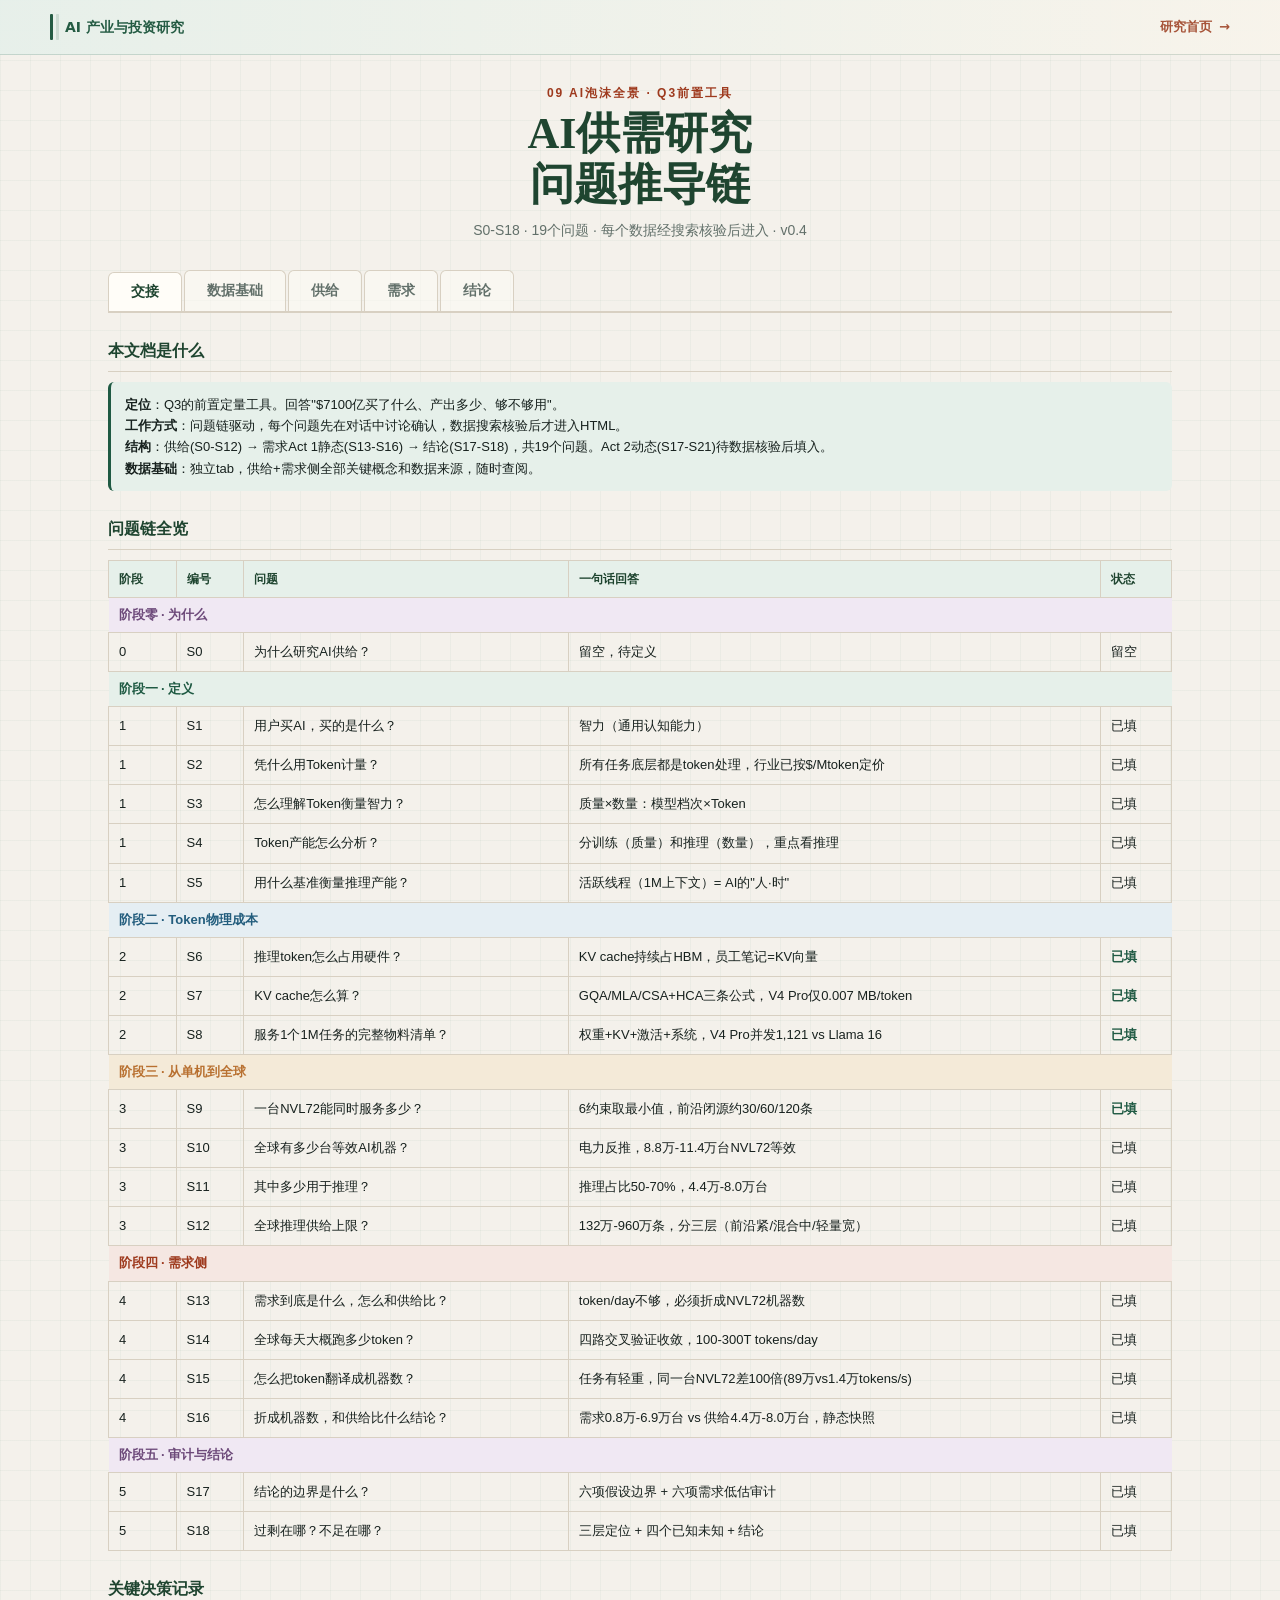
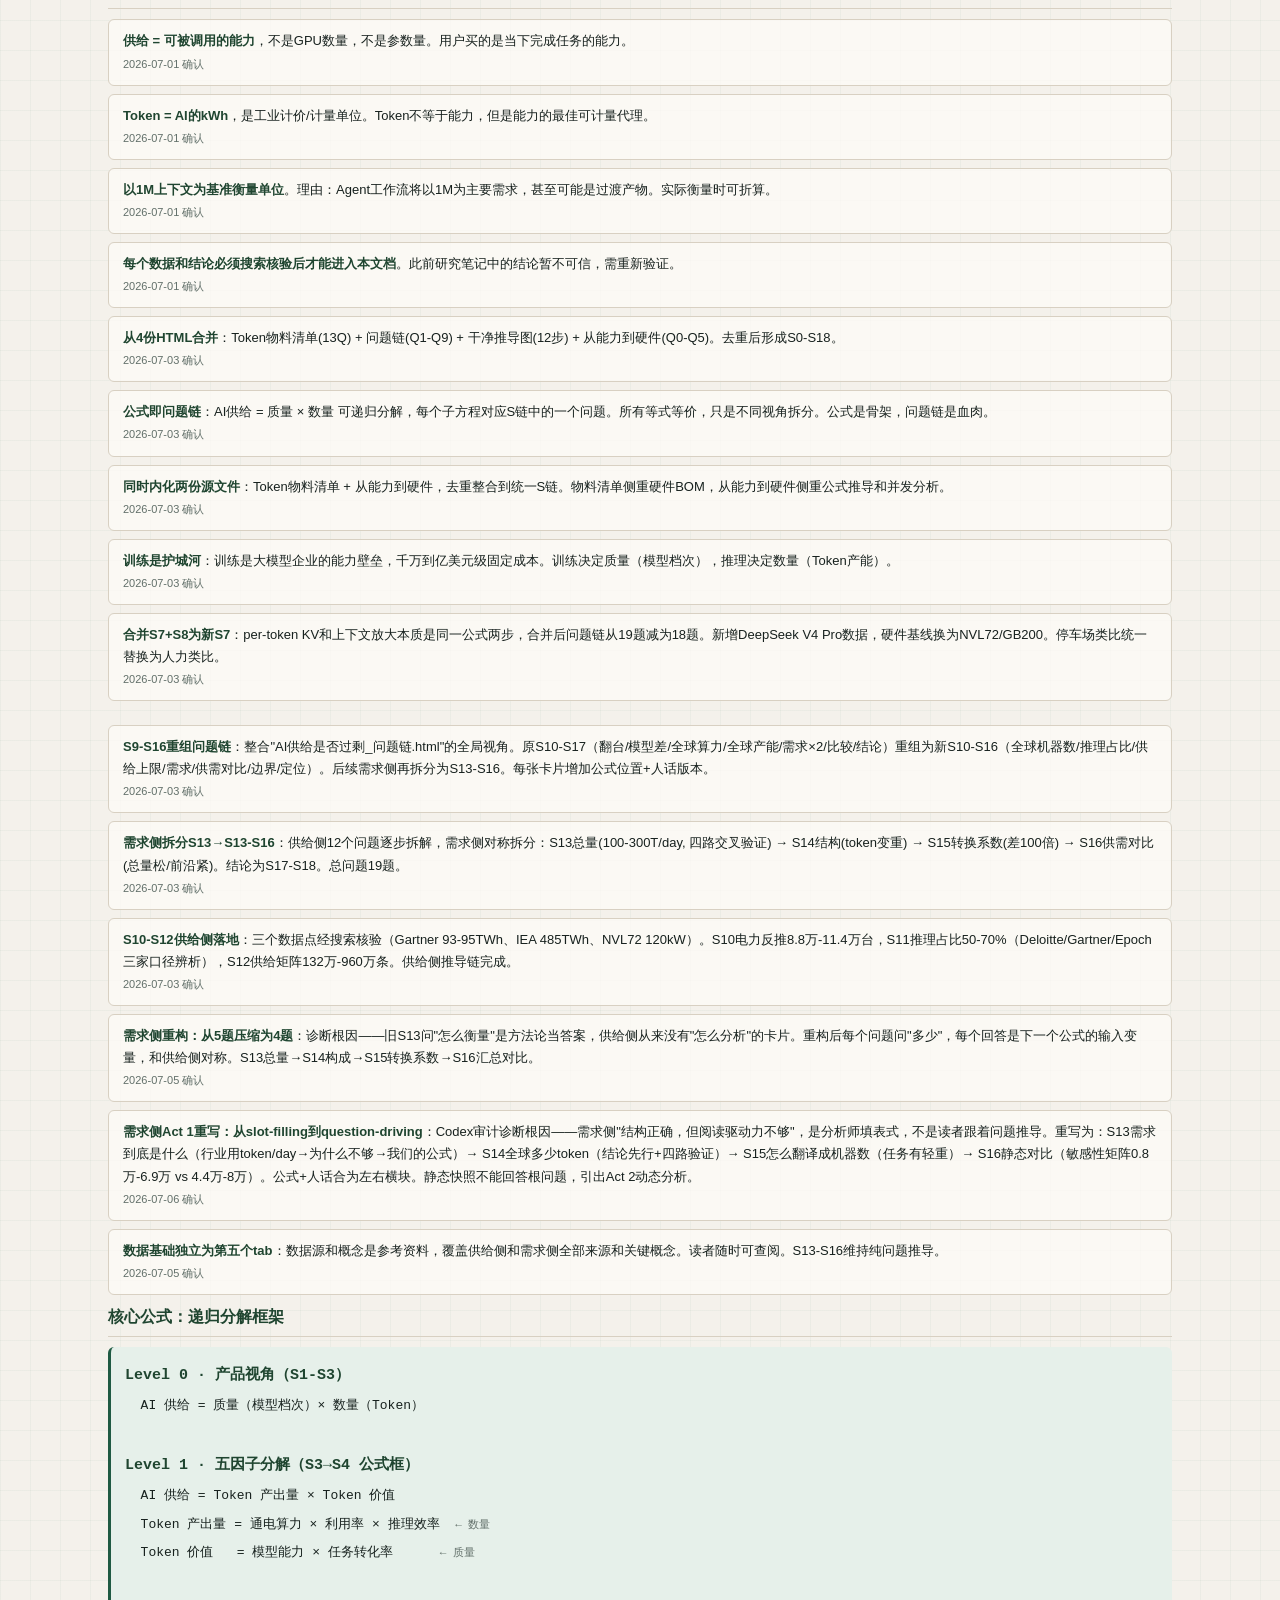
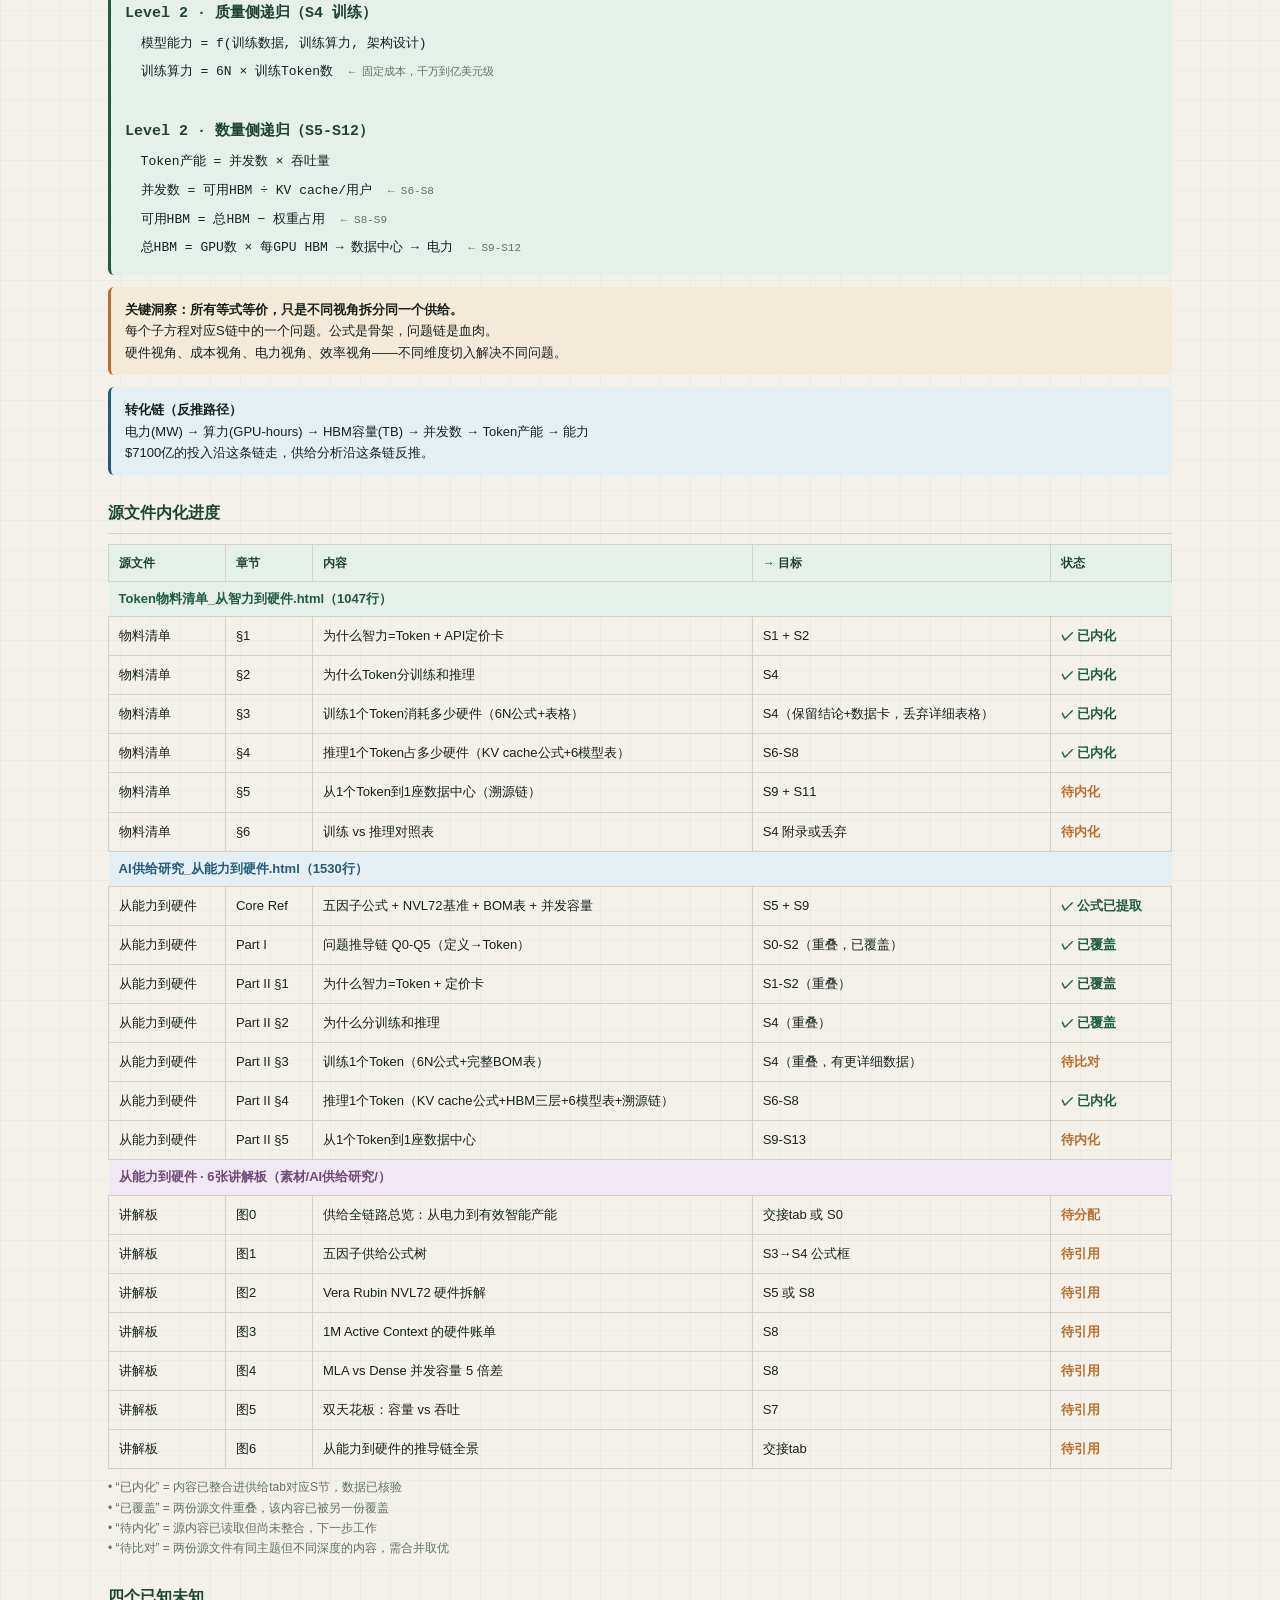
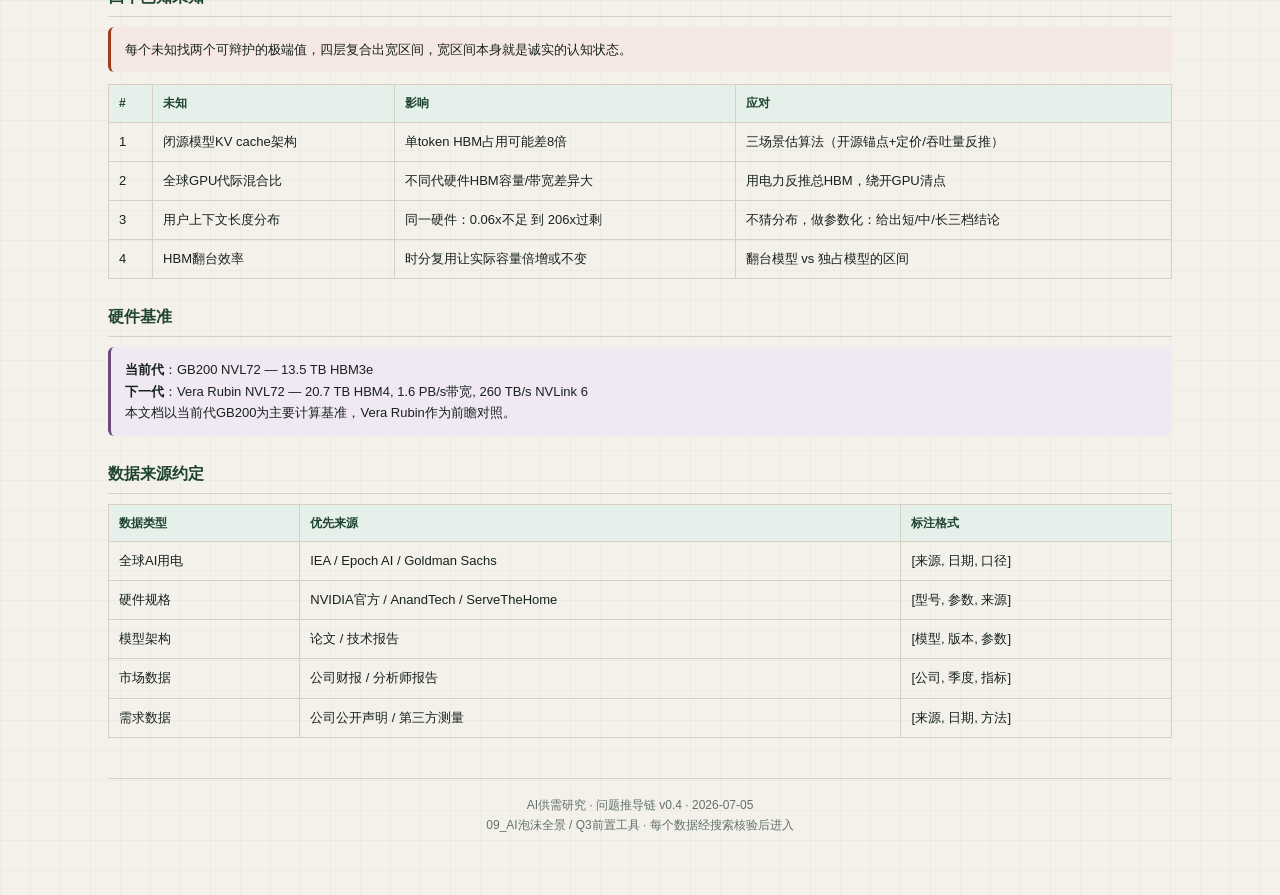
<file: ai-supply-demand.html>
<!doctype html>
<html lang="zh-CN">
<head>
  <meta charset="utf-8">
  <meta name="viewport" content="width=device-width, initial-scale=1">
  <title>AI供需研究 · 问题推导链｜AI 产业与投资研究</title>
  <style>
    :root {
      --bg: #f4f1eb;
      --paper: #fffdf8;
      --ink: #17211e;
      --muted: #62706a;
      --line: #d8d0c2;
      --green: #1f5a43;
      --green-dark: #1f4530;
      --green-mid: #2e6b45;
      --blue: #235d7d;
      --amber: #b87030;
      --red: #9e3a1e;
      --purple: #6d4a7a;
      --green-soft: #e6f0ea;
      --blue-soft: #e5eef3;
      --amber-soft: #f4ead8;
      --red-soft: #f5e7e2;
      --purple-soft: #f0e8f3;
    }

    * { box-sizing: border-box; margin: 0; padding: 0; }

    body {
      font-family: "Noto Sans SC", -apple-system, BlinkMacSystemFont, "PingFang SC", sans-serif;
      color: var(--ink);
      background:
        linear-gradient(90deg, rgba(31,90,67,0.04) 1px, transparent 1px),
        linear-gradient(rgba(31,90,67,0.04) 1px, transparent 1px),
        var(--bg);
      background-size: 30px 30px;
      line-height: 1.7;
      font-size: 15px;
    }

    .page {
      max-width: 1100px;
      margin: 0 auto;
      padding: 28px 18px 60px;
    }

    /* ── Header ── */
    .header {
      text-align: center;
      margin-bottom: 28px;
    }
    .header .eyebrow {
      font-size: 12px;
      font-weight: 700;
      color: var(--red);
      letter-spacing: 2px;
      text-transform: uppercase;
      margin-bottom: 6px;
    }
    .header h1 {
      font-family: "Noto Serif SC", Georgia, serif;
      font-size: clamp(28px, 4.5vw, 44px);
      color: var(--green-dark);
      line-height: 1.15;
      margin-bottom: 8px;
    }
    .header .subtitle {
      color: var(--muted);
      font-size: 14px;
    }

    /* ── Tabs ── */
    .tab-bar {
      display: flex;
      gap: 2px;
      border-bottom: 2px solid var(--line);
      margin-bottom: 24px;
    }
    .tab-btn {
      padding: 10px 22px;
      border: 1px solid var(--line);
      border-bottom: none;
      border-radius: 6px 6px 0 0;
      background: rgba(255,253,248,0.5);
      color: var(--muted);
      font-size: 14px;
      font-weight: 600;
      cursor: pointer;
      transition: all 0.2s;
    }
    .tab-btn:hover { background: rgba(255,253,248,0.85); }
    .tab-btn.active {
      background: var(--paper);
      color: var(--green-dark);
      border-color: var(--line);
      position: relative;
      top: 2px;
      border-bottom: 2px solid var(--paper);
    }
    .tab-panel { display: none; }
    .tab-panel.active { display: block; }

    /* ── Cards ── */
    .card {
      border: 1px solid var(--line);
      border-radius: 8px;
      background: rgba(255,253,248,0.96);
      box-shadow: 0 4px 16px rgba(30,31,27,0.06);
      margin-bottom: 18px;
      overflow: hidden;
    }
    .card-head {
      display: flex;
      align-items: center;
      gap: 10px;
      padding: 14px 18px;
      cursor: pointer;
      user-select: none;
    }
    .card-head:hover { background: rgba(230,240,234,0.3); }
    .card-arrow {
      font-size: 11px;
      color: var(--muted);
      transition: transform 0.2s;
      flex-shrink: 0;
    }
    .card.open .card-arrow { transform: rotate(90deg); }
    .card-tag {
      font-size: 11px;
      font-weight: 700;
      padding: 2px 8px;
      border-radius: 4px;
      flex-shrink: 0;
    }
    .tag-phase0 { background: var(--purple-soft); color: var(--purple); }
    .tag-phase1 { background: var(--green-soft); color: var(--green); }
    .tag-phase2 { background: var(--blue-soft); color: var(--blue); }
    .tag-phase3 { background: var(--amber-soft); color: var(--amber); }
    .tag-phase4 { background: var(--red-soft); color: var(--red); }
    .tag-phase5 { background: #f0e8f3; color: var(--purple); }
    .card-title {
      font-size: 15px;
      font-weight: 600;
      color: var(--ink);
      flex: 1;
    }
    .card-status {
      font-size: 11px;
      padding: 2px 8px;
      border-radius: 10px;
      flex-shrink: 0;
    }
    .status-empty { background: #f0ece4; color: var(--muted); }
    .status-wip { background: var(--amber-soft); color: var(--amber); }
    .status-done { background: var(--green-soft); color: var(--green); }
    .card-body {
      display: none;
      padding: 0 18px 16px;
      border-top: 1px solid var(--line);
    }
    .card.open .card-body { display: block; padding-top: 14px; }

    /* ── Body content ── */
    .q-answer {
      font-size: 14px;
      color: var(--green-dark);
      font-weight: 600;
      margin-bottom: 8px;
    }
    .q-transition {
      font-size: 13.5px;
      color: var(--green-dark);
      font-weight: 600;
      margin-top: 14px;
      padding: 10px 14px;
      background: var(--amber-soft);
      border-left: 3px solid var(--amber);
      border-radius: 0 6px 6px 0;
    }
    .data-point {
      font-family: "JetBrains Mono", "SF Mono", monospace;
      font-size: 13px;
      background: var(--green-soft);
      padding: 2px 6px;
      border-radius: 3px;
    }
    .source-tag {
      font-size: 11px;
      color: var(--blue);
      background: var(--blue-soft);
      padding: 1px 6px;
      border-radius: 3px;
    }
    .placeholder {
      color: var(--muted);
      font-style: italic;
      font-size: 13px;
      padding: 12px;
      background: #f8f6f1;
      border-radius: 4px;
      text-align: center;
    }
    .note-box {
      font-size: 13px;
      padding: 12px 14px;
      border-radius: 6px;
      margin-bottom: 12px;
      line-height: 1.65;
    }
    .note-green { background: var(--green-soft); border-left: 3px solid var(--green); }
    .note-amber { background: var(--amber-soft); border-left: 3px solid var(--amber); }
    .note-red { background: var(--red-soft); border-left: 3px solid var(--red); }
    .note-blue { background: var(--blue-soft); border-left: 3px solid var(--blue); }
    .note-purple { background: var(--purple-soft); border-left: 3px solid var(--purple); }

    /* ── Handoff tab ── */
    .handoff-section {
      margin-bottom: 24px;
    }
    .handoff-section h3 {
      font-family: "Noto Serif SC", Georgia, serif;
      font-size: 16px;
      color: var(--green-dark);
      margin-bottom: 10px;
      padding-bottom: 6px;
      border-bottom: 1px solid var(--line);
    }
    .decision-item {
      padding: 10px 14px;
      background: rgba(255,253,248,0.7);
      border: 1px solid var(--line);
      border-radius: 6px;
      margin-bottom: 8px;
      font-size: 13px;
    }
    .decision-item strong { color: var(--green-dark); }
    .decision-date { color: var(--muted); font-size: 11px; }
    table {
      width: 100%;
      border-collapse: collapse;
      font-size: 13px;
      margin: 8px 0;
    }
    th, td {
      padding: 8px 10px;
      border: 1px solid var(--line);
      text-align: left;
    }
    th {
      background: var(--green-soft);
      color: var(--green-dark);
      font-weight: 600;
      font-size: 12px;
    }

    /* ── Phase divider ── */
    .phase-divider {
      display: flex;
      align-items: center;
      gap: 12px;
      margin: 28px 0 16px;
      font-family: "Noto Serif SC", Georgia, serif;
      font-size: 16px;
      font-weight: 600;
    }
    .phase-divider::after {
      content: "";
      flex: 1;
      height: 1px;
      background: var(--line);
    }
    .phase-num {
      display: inline-flex;
      align-items: center;
      justify-content: center;
      width: 26px;
      height: 26px;
      border-radius: 50%;
      font-size: 13px;
      font-weight: 700;
      color: #fff;
    }

    /* ── Footer ── */
    .footer {
      text-align: center;
      color: var(--muted);
      font-size: 12px;
      margin-top: 40px;
      padding-top: 16px;
      border-top: 1px solid var(--line);
    }
  
    .formula-band {
      display: flex;
      gap: 0;
      margin: 10px 0 12px;
      border-radius: 6px;
      overflow: hidden;
      border: 1px solid var(--border);
    }
    .formula-band .fb-left {
      flex: 1;
      padding: 12px 14px;
      background: var(--green-soft);
      border-right: 1px solid var(--border);
      font-size: 13px;
      line-height: 1.9;
    }
    .formula-band .fb-right {
      flex: 1;
      padding: 12px 14px;
      background: #f9f6f0;
      font-size: 14px;
      line-height: 1.9;
    }
    .formula-band .fb-label {
      font-size: 12px;
      font-weight: 700;
      margin-bottom: 4px;
    }
    @media (max-width: 600px) {
      .formula-band { flex-direction: column; }
      .formula-band .fb-left { border-right: none; border-bottom: 1px solid var(--border); }
    }
    </style>
  <link rel="stylesheet" href="assets/research-series.css">
  <link rel="icon" href="assets/favicon.svg" type="image/svg+xml">
</head>
<body class="research-series-page">
<header class="research-series-bar">
  <a class="research-series-link" href="index.html" aria-label="返回 AI 产业与投资研究首页">
    <span class="research-series-mark" aria-hidden="true"></span>
    <span class="research-series-name">AI 产业与投资研究</span>
    <span class="research-series-home">研究首页 <span aria-hidden="true">→</span></span>
  </a>
</header>

<div class="page">

  <!-- Header -->
  <div class="header">
    <div class="eyebrow">09 AI泡沫全景 &middot; Q3前置工具</div>
    <h1>AI供需研究<br>问题推导链</h1>
    <div class="subtitle">S0-S18 &middot; 19个问题 &middot; 每个数据经搜索核验后进入 &middot; v0.4</div>
  </div>

  <!-- Tab bar -->
  <div class="tab-bar">
    <button class="tab-btn active" onclick="switchTab('handoff')">交接</button>
    <button class="tab-btn" onclick="switchTab('data')">数据基础</button>
    <button class="tab-btn" onclick="switchTab('supply')">供给</button>
    <button class="tab-btn" onclick="switchTab('demand')">需求</button>
    <button class="tab-btn" onclick="switchTab('conclusion')">结论</button>
  </div>

  <!-- ════════════════════════════════════════════ -->
  <!-- TAB 1: 交接                                   -->
  <!-- ════════════════════════════════════════════ -->
  <div id="tab-handoff" class="tab-panel active">

    <div class="handoff-section">
      <h3>本文档是什么</h3>
      <div class="note-box note-green">
        <strong>定位</strong>：Q3的前置定量工具。回答"$7100亿买了什么、产出多少、够不够用"。<br>
        <strong>工作方式</strong>：问题链驱动，每个问题先在对话中讨论确认，数据搜索核验后才进入HTML。<br>
        <strong>结构</strong>：供给(S0-S12) &#8594; 需求Act 1静态(S13-S16) &#8594; 结论(S17-S18)，共19个问题。Act 2动态(S17-S21)待数据核验后填入。<br>
        <strong>数据基础</strong>：独立tab，供给+需求侧全部关键概念和数据来源，随时查阅。
      </div>
    </div>

    <div class="handoff-section">
      <h3>问题链全览</h3>
      <table>
        <thead>
          <tr><th>阶段</th><th>编号</th><th>问题</th><th>一句话回答</th><th>状态</th></tr>
        </thead>
        <tbody>
          <tr style="background:var(--purple-soft)"><td colspan="5" style="font-weight:600;color:var(--purple);border:none;padding:6px 10px">阶段零 &middot; 为什么</td></tr>
          <tr><td>0</td><td>S0</td><td>为什么研究AI供给？</td><td>留空，待定义</td><td>留空</td></tr>

          <tr style="background:var(--green-soft)"><td colspan="5" style="font-weight:600;color:var(--green);border:none;padding:6px 10px">阶段一 &middot; 定义</td></tr>
          <tr><td>1</td><td>S1</td><td>用户买AI，买的是什么？</td><td>智力（通用认知能力）</td><td>已填</td></tr>
          <tr><td>1</td><td>S2</td><td>凭什么用Token计量？</td><td>所有任务底层都是token处理，行业已按$/Mtoken定价</td><td>已填</td></tr>
          <tr><td>1</td><td>S3</td><td>怎么理解Token衡量智力？</td><td>质量×数量：模型档次×Token</td><td>已填</td></tr>
          <tr><td>1</td><td>S4</td><td>Token产能怎么分析？</td><td>分训练（质量）和推理（数量），重点看推理</td><td>已填</td></tr>

                    <tr><td>1</td><td>S5</td><td>用什么基准衡量推理产能？</td><td>活跃线程（1M上下文）= AI的"人·时"</td><td>已填</td></tr>

          <tr style="background:var(--blue-soft)"><td colspan="5" style="font-weight:600;color:var(--blue);border:none;padding:6px 10px">阶段二 &middot; Token物理成本</td></tr>
                    <tr><td>2</td><td>S6</td><td>推理token怎么占用硬件？</td><td>KV cache持续占HBM，员工笔记=KV向量</td><td style="color:var(--green);font-weight:600">已填</td></tr>
          <tr><td>2</td><td>S7</td><td>KV cache怎么算？</td><td>GQA/MLA/CSA+HCA三条公式，V4 Pro仅0.007 MB/token</td><td style="color:var(--green);font-weight:600">已填</td></tr>
          <tr><td>2</td><td>S8</td><td>服务1个1M任务的完整物料清单？</td><td>权重+KV+激活+系统，V4 Pro并发1,121 vs Llama 16</td><td style="color:var(--green);font-weight:600">已填</td></tr>
          
          
          

          <tr style="background:var(--amber-soft)"><td colspan="5" style="font-weight:600;color:var(--amber);border:none;padding:6px 10px">阶段三 &middot; 从单机到全球</td></tr>
          <tr><td>3</td><td>S9</td><td>一台NVL72能同时服务多少？</td><td>6约束取最小值，前沿闭源约30/60/120条</td><td style="color:var(--green);font-weight:600">已填</td></tr>
          <tr><td>3</td><td>S10</td><td>全球有多少台等效AI机器？</td><td>电力反推，8.8万-11.4万台NVL72等效</td><td>已填</td></tr>
          <tr><td>3</td><td>S11</td><td>其中多少用于推理？</td><td>推理占比50-70%，4.4万-8.0万台</td><td>已填</td></tr>
          <tr><td>3</td><td>S12</td><td>全球推理供给上限？</td><td>132万-960万条，分三层（前沿紧/混合中/轻量宽）</td><td>已填</td></tr>

          <tr style="background:var(--red-soft)"><td colspan="5" style="font-weight:600;color:var(--red);border:none;padding:6px 10px">阶段四 &middot; 需求侧</td></tr>
          <tr><td>4</td><td>S13</td><td>需求到底是什么，怎么和供给比？</td><td>token/day不够，必须折成NVL72机器数</td><td>已填</td></tr>
          <tr><td>4</td><td>S14</td><td>全球每天大概跑多少token？</td><td>四路交叉验证收敛，100-300T tokens/day</td><td>已填</td></tr>
          <tr><td>4</td><td>S15</td><td>怎么把token翻译成机器数？</td><td>任务有轻重，同一台NVL72差100倍(89万vs1.4万tokens/s)</td><td>已填</td></tr>
          <tr><td>4</td><td>S16</td><td>折成机器数，和供给比什么结论？</td><td>需求0.8万-6.9万台 vs 供给4.4万-8.0万台，静态快照</td><td>已填</td></tr>

          <tr style="background:var(--purple-soft)"><td colspan="5" style="font-weight:600;color:var(--purple);border:none;padding:6px 10px">阶段五 &middot; 审计与结论</td></tr>
          <tr><td>5</td><td>S17</td><td>结论的边界是什么？</td><td>六项假设边界 + 六项需求低估审计</td><td>已填</td></tr>
          <tr><td>5</td><td>S18</td><td>过剩在哪？不足在哪？</td><td>三层定位 + 四个已知未知 + 结论</td><td>已填</td></tr>
</tbody>
      </table>
    </div>

    <div class="handoff-section">
      <h3>关键决策记录</h3>
      <div class="decision-item">
        <strong>供给 = 可被调用的能力</strong>，不是GPU数量，不是参数量。用户买的是当下完成任务的能力。<br>
        <span class="decision-date">2026-07-01 确认</span>
      </div>
      <div class="decision-item">
        <strong>Token = AI的kWh</strong>，是工业计价/计量单位。Token不等于能力，但是能力的最佳可计量代理。<br>
        <span class="decision-date">2026-07-01 确认</span>
      </div>
      <div class="decision-item">
        <strong>以1M上下文为基准衡量单位</strong>。理由：Agent工作流将以1M为主要需求，甚至可能是过渡产物。实际衡量时可折算。<br>
        <span class="decision-date">2026-07-01 确认</span>
      </div>
      <div class="decision-item">
        <strong>每个数据和结论必须搜索核验后才能进入本文档</strong>。此前研究笔记中的结论暂不可信，需重新验证。<br>
        <span class="decision-date">2026-07-01 确认</span>
      </div>
      <div class="decision-item">
        <strong>从4份HTML合并</strong>：Token物料清单(13Q) + 问题链(Q1-Q9) + 干净推导图(12步) + 从能力到硬件(Q0-Q5)。去重后形成S0-S18。<br>
        <span class="decision-date">2026-07-03 确认</span>
      </div>
      <div class="decision-item">
        <strong>公式即问题链</strong>：AI供给 = 质量 × 数量 可递归分解，每个子方程对应S链中的一个问题。所有等式等价，只是不同视角拆分。公式是骨架，问题链是血肉。<br>
        <span class="decision-date">2026-07-03 确认</span>
      </div>
      <div class="decision-item">
        <strong>同时内化两份源文件</strong>：Token物料清单 + 从能力到硬件，去重整合到统一S链。物料清单侧重硬件BOM，从能力到硬件侧重公式推导和并发分析。<br>
        <span class="decision-date">2026-07-03 确认</span>
      </div>
      <div class="decision-item">
        <strong>训练是护城河</strong>：训练是大模型企业的能力壁垒，千万到亿美元级固定成本。训练决定质量（模型档次），推理决定数量（Token产能）。<br>
        <span class="decision-date">2026-07-03 确认</span>
      </div>
      <div class="decision-item">
        <strong>合并S7+S8为新S7</strong>：per-token KV和上下文放大本质是同一公式两步，合并后问题链从19题减为18题。新增DeepSeek V4 Pro数据，硬件基线换为NVL72/GB200。停车场类比统一替换为人力类比。<br>
        <span class="decision-date">2026-07-03 确认</span>
      </div>
    </div>
      <div class="decision-item">
        <strong>S9-S16重组问题链</strong>：整合"AI供给是否过剩_问题链.html"的全局视角。原S10-S17（翻台/模型差/全球算力/全球产能/需求×2/比较/结论）重组为新S10-S16（全球机器数/推理占比/供给上限/需求/供需对比/边界/定位）。后续需求侧再拆分为S13-S16。每张卡片增加公式位置+人话版本。<br>
        <span class="decision-date">2026-07-03 确认</span>
      </div>
      <div class="decision-item">
        <strong>需求侧拆分S13&rarr;S13-S16</strong>：供给侧12个问题逐步拆解，需求侧对称拆分：S13总量(100-300T/day, 四路交叉验证) &rarr; S14结构(token变重) &rarr; S15转换系数(差100倍) &rarr; S16供需对比(总量松/前沿紧)。结论为S17-S18。总问题19题。<br>
        <span class="decision-date">2026-07-03 确认</span>
      </div>
      <div class="decision-item">
        <strong>S10-S12供给侧落地</strong>：三个数据点经搜索核验（Gartner 93-95TWh、IEA 485TWh、NVL72 120kW）。S10电力反推8.8万-11.4万台，S11推理占比50-70%（Deloitte/Gartner/Epoch三家口径辨析），S12供给矩阵132万-960万条。供给侧推导链完成。<br>
        <span class="decision-date">2026-07-03 确认</span>
      </div>
      <div class="decision-item">
        <strong>需求侧重构：从5题压缩为4题</strong>：诊断根因——旧S13问"怎么衡量"是方法论当答案，供给侧从来没有"怎么分析"的卡片。重构后每个问题问"多少"，每个回答是下一个公式的输入变量，和供给侧对称。S13总量&rarr;S14构成&rarr;S15转换系数&rarr;S16汇总对比。<br>
        <span class="decision-date">2026-07-05 确认</span>
      </div>
      <div class="decision-item">
        <strong>需求侧Act 1重写：从slot-filling到question-driving</strong>：Codex审计诊断根因——需求侧"结构正确，但阅读驱动力不够"，是分析师填表式，不是读者跟着问题推导。重写为：S13需求到底是什么（行业用token/day&rarr;为什么不够&rarr;我们的公式）&rarr; S14全球多少token（结论先行+四路验证）&rarr; S15怎么翻译成机器数（任务有轻重）&rarr; S16静态对比（敏感性矩阵0.8万-6.9万 vs 4.4万-8万）。公式+人话合为左右横块。静态快照不能回答根问题，引出Act 2动态分析。<br>
        <span class="decision-date">2026-07-06 确认</span>
      </div>
      <div class="decision-item">
        <strong>数据基础独立为第五个tab</strong>：数据源和概念是参考资料，覆盖供给侧和需求侧全部来源和关键概念。读者随时可查阅。S13-S16维持纯问题推导。<br>
        <span class="decision-date">2026-07-05 确认</span>
      </div>

    <div class="handoff-section">
      <h3>核心公式：递归分解框架</h3>
      <div class="note-box note-green" style="font-family:'JetBrains Mono',monospace;line-height:2.2;font-size:13px">
        <b style="font-size:15px;color:var(--green-dark)">Level 0 · 产品视角（S1-S3）</b><br>
        &nbsp;&nbsp;AI 供给 = 质量（模型档次）× 数量（Token）<br><br>
        <b style="font-size:15px;color:var(--green-dark)">Level 1 · 五因子分解（S3→S4 公式框）</b><br>
        &nbsp;&nbsp;AI 供给 = Token 产出量 × Token 价值<br>
        &nbsp;&nbsp;Token 产出量 = 通电算力 × 利用率 × 推理效率 &nbsp;<span style="color:var(--muted);font-size:11px">← 数量</span><br>
        &nbsp;&nbsp;Token 价值 &nbsp;&nbsp;= 模型能力 × 任务转化率 &nbsp;&nbsp;&nbsp;&nbsp;&nbsp;<span style="color:var(--muted);font-size:11px">← 质量</span><br><br>
        <b style="font-size:15px;color:var(--green-dark)">Level 2 · 质量侧递归（S4 训练）</b><br>
        &nbsp;&nbsp;模型能力 = f(训练数据, 训练算力, 架构设计)<br>
        &nbsp;&nbsp;训练算力 = 6N × 训练Token数 &nbsp;<span style="color:var(--muted);font-size:11px">← 固定成本，千万到亿美元级</span><br><br>
        <b style="font-size:15px;color:var(--green-dark)">Level 2 · 数量侧递归（S5-S12）</b><br>
        &nbsp;&nbsp;Token产能 = 并发数 × 吞吐量<br>
        &nbsp;&nbsp;并发数 = 可用HBM &#247; KV cache/用户 &nbsp;<span style="color:var(--muted);font-size:11px">&#8592; S6-S8</span><br>
        &nbsp;&nbsp;可用HBM = 总HBM &#8722; 权重占用 &nbsp;<span style="color:var(--muted);font-size:11px">&#8592; S8-S9</span><br>
        &nbsp;&nbsp;总HBM = GPU数 &#215; 每GPU HBM &#8594; 数据中心 &#8594; 电力 &nbsp;<span style="color:var(--muted);font-size:11px">&#8592; S9-S12</span>
      </div>
      <div class="note-box note-amber">
        <strong>关键洞察：所有等式等价，只是不同视角拆分同一个供给。</strong><br>
        每个子方程对应S链中的一个问题。公式是骨架，问题链是血肉。<br>
        硬件视角、成本视角、电力视角、效率视角——不同维度切入解决不同问题。
      </div>
      <div class="note-box note-blue">
        <strong>转化链（反推路径）</strong><br>
        电力(MW) → 算力(GPU-hours) → HBM容量(TB) → 并发数 → Token产能 → 能力<br>
        $7100亿的投入沿这条链走，供给分析沿这条链反推。
      </div>
    </div>

    <div class="handoff-section">
      <h3>源文件内化进度</h3>
      <table>
        <thead>
          <tr><th>源文件</th><th>章节</th><th>内容</th><th>→ 目标</th><th>状态</th></tr>
        </thead>
        <tbody>
          <tr style="background:var(--green-soft)"><td colspan="5" style="font-weight:600;color:var(--green);border:none;padding:6px 10px">Token物料清单_从智力到硬件.html（1047行）</td></tr>
          <tr><td>物料清单</td><td>&sect;1</td><td>为什么智力=Token + API定价卡</td><td>S1 + S2</td><td style="color:var(--green);font-weight:600">&#10003; 已内化</td></tr>
          <tr><td>物料清单</td><td>&sect;2</td><td>为什么Token分训练和推理</td><td>S4</td><td style="color:var(--green);font-weight:600">&#10003; 已内化</td></tr>
          <tr><td>物料清单</td><td>&sect;3</td><td>训练1个Token消耗多少硬件（6N公式+表格）</td><td>S4（保留结论+数据卡，丢弃详细表格）</td><td style="color:var(--green);font-weight:600">&#10003; 已内化</td></tr>
          <tr><td>物料清单</td><td>&sect;4</td><td>推理1个Token占多少硬件（KV cache公式+6模型表）</td><td>S6-S8</td><td style="color:var(--green);font-weight:600">&#10003; 已内化</td></tr>
          <tr><td>物料清单</td><td>&sect;5</td><td>从1个Token到1座数据中心（溯源链）</td><td>S9 + S11</td><td style="color:var(--amber);font-weight:600">待内化</td></tr>
          <tr><td>物料清单</td><td>&sect;6</td><td>训练 vs 推理对照表</td><td>S4 附录或丢弃</td><td style="color:var(--amber);font-weight:600">待内化</td></tr>

          <tr style="background:var(--blue-soft)"><td colspan="5" style="font-weight:600;color:var(--blue);border:none;padding:6px 10px">AI供给研究_从能力到硬件.html（1530行）</td></tr>
          <tr><td>从能力到硬件</td><td>Core Ref</td><td>五因子公式 + NVL72基准 + BOM表 + 并发容量</td><td>S5 + S9</td><td style="color:var(--green);font-weight:600">&#10003; 公式已提取</td></tr>
          <tr><td>从能力到硬件</td><td>Part I</td><td>问题推导链 Q0-Q5（定义→Token）</td><td>S0-S2（重叠，已覆盖）</td><td style="color:var(--green);font-weight:600">&#10003; 已覆盖</td></tr>
          <tr><td>从能力到硬件</td><td>Part II &sect;1</td><td>为什么智力=Token + 定价卡</td><td>S1-S2（重叠）</td><td style="color:var(--green);font-weight:600">&#10003; 已覆盖</td></tr>
          <tr><td>从能力到硬件</td><td>Part II &sect;2</td><td>为什么分训练和推理</td><td>S4（重叠）</td><td style="color:var(--green);font-weight:600">&#10003; 已覆盖</td></tr>
          <tr><td>从能力到硬件</td><td>Part II &sect;3</td><td>训练1个Token（6N公式+完整BOM表）</td><td>S4（重叠，有更详细数据）</td><td style="color:var(--amber);font-weight:600">待比对</td></tr>
          <tr><td>从能力到硬件</td><td>Part II &sect;4</td><td>推理1个Token（KV cache公式+HBM三层+6模型表+溯源链）</td><td>S6-S8</td><td style="color:var(--green);font-weight:600">&#10003; 已内化</td></tr>
          <tr><td>从能力到硬件</td><td>Part II &sect;5</td><td>从1个Token到1座数据中心</td><td>S9-S13</td><td style="color:var(--amber);font-weight:600">待内化</td></tr>
        <tr style="background:var(--purple-soft)"><td colspan="5" style="font-weight:600;color:var(--purple);border:none;padding:6px 10px">从能力到硬件 · 6张讲解板（素材/AI供给研究/）</td></tr>
          <tr><td>讲解板</td><td>图0</td><td>供给全链路总览：从电力到有效智能产能</td><td>交接tab 或 S0</td><td style="color:var(--amber);font-weight:600">待分配</td></tr>
          <tr><td>讲解板</td><td>图1</td><td>五因子供给公式树</td><td>S3&rarr;S4 公式框</td><td style="color:var(--amber);font-weight:600">待引用</td></tr>
          <tr><td>讲解板</td><td>图2</td><td>Vera Rubin NVL72 硬件拆解</td><td>S5 或 S8</td><td style="color:var(--amber);font-weight:600">待引用</td></tr>
          <tr><td>讲解板</td><td>图3</td><td>1M Active Context 的硬件账单</td><td>S8</td><td style="color:var(--amber);font-weight:600">待引用</td></tr>
          <tr><td>讲解板</td><td>图4</td><td>MLA vs Dense 并发容量 5 倍差</td><td>S8</td><td style="color:var(--amber);font-weight:600">待引用</td></tr>
          <tr><td>讲解板</td><td>图5</td><td>双天花板：容量 vs 吞吐</td><td>S7</td><td style="color:var(--amber);font-weight:600">待引用</td></tr>
          <tr><td>讲解板</td><td>图6</td><td>从能力到硬件的推导链全景</td><td>交接tab</td><td style="color:var(--amber);font-weight:600">待引用</td></tr>
        </tbody>
      </table>
      <div style="font-size:12px;color:var(--muted);margin-top:6px">
        &#8226; &ldquo;已内化&rdquo; = 内容已整合进供给tab对应S节，数据已核验<br>
        &#8226; &ldquo;已覆盖&rdquo; = 两份源文件重叠，该内容已被另一份覆盖<br>
        &#8226; &ldquo;待内化&rdquo; = 源内容已读取但尚未整合，下一步工作<br>
        &#8226; &ldquo;待比对&rdquo; = 两份源文件有同主题但不同深度的内容，需合并取优
      </div>
    </div>

    <div class="handoff-section">
      <h3>四个已知未知</h3>
      <div class="note-box note-red">
        每个未知找两个可辩护的极端值，四层复合出宽区间，宽区间本身就是诚实的认知状态。
      </div>
      <table>
        <thead><tr><th>#</th><th>未知</th><th>影响</th><th>应对</th></tr></thead>
        <tbody>
          <tr><td>1</td><td>闭源模型KV cache架构</td><td>单token HBM占用可能差8倍</td><td>三场景估算法（开源锚点+定价/吞吐量反推）</td></tr>
          <tr><td>2</td><td>全球GPU代际混合比</td><td>不同代硬件HBM容量/带宽差异大</td><td>用电力反推总HBM，绕开GPU清点</td></tr>
          <tr><td>3</td><td>用户上下文长度分布</td><td>同一硬件：0.06x不足 到 206x过剩</td><td>不猜分布，做参数化：给出短/中/长三档结论</td></tr>
          <tr><td>4</td><td>HBM翻台效率</td><td>时分复用让实际容量倍增或不变</td><td>翻台模型 vs 独占模型的区间</td></tr>
        </tbody>
      </table>
    </div>

    <div class="handoff-section">
      <h3>硬件基准</h3>
      <div class="note-box note-purple">
        <strong>当前代</strong>：GB200 NVL72 — 13.5 TB HBM3e<br>
        <strong>下一代</strong>：Vera Rubin NVL72 — 20.7 TB HBM4, 1.6 PB/s带宽, 260 TB/s NVLink 6<br>
        本文档以当前代GB200为主要计算基准，Vera Rubin作为前瞻对照。
      </div>
    </div>

    <div class="handoff-section">
      <h3>数据来源约定</h3>
      <table>
        <thead><tr><th>数据类型</th><th>优先来源</th><th>标注格式</th></tr></thead>
        <tbody>
          <tr><td>全球AI用电</td><td>IEA / Epoch AI / Goldman Sachs</td><td>[来源, 日期, 口径]</td></tr>
          <tr><td>硬件规格</td><td>NVIDIA官方 / AnandTech / ServeTheHome</td><td>[型号, 参数, 来源]</td></tr>
          <tr><td>模型架构</td><td>论文 / 技术报告</td><td>[模型, 版本, 参数]</td></tr>
          <tr><td>市场数据</td><td>公司财报 / 分析师报告</td><td>[公司, 季度, 指标]</td></tr>
          <tr><td>需求数据</td><td>公司公开声明 / 第三方测量</td><td>[来源, 日期, 方法]</td></tr>
        </tbody>
      </table>
    </div>

  </div>


  <!-- ════════════════════════════════════════════ -->
  <!-- TAB: 数据基础                                  -->
  <!-- ════════════════════════════════════════════ -->
  <div id="tab-data" class="tab-panel">

    <div class="handoff-section">
      <h3>关于本页</h3>
      <div class="note-box note-green">
        本文分析依赖的全部数据源和关键概念汇总在这里。供给侧和需求侧各有独立的数据来源和分析概念。<br>
        阅读供给/需求tab时遇到不理解的术语或想确认数据出处，可以回到这里查阅。
      </div>
    </div>

    <!-- ──────── 关键概念 ──────── -->
    <div class="handoff-section">
      <h3>关键概念 &#183; 供给侧</h3>
      <table>
        <thead>
          <tr><th style="width:14%">概念</th><th style="width:30%">是什么</th><th style="width:36%">人话</th><th style="width:8%">用在</th></tr>
        </thead>
        <tbody>
          <tr>
            <td><strong>Token</strong></td>
            <td>AI处理和生成的最小文本单元。所有AI任务底层都是接收token、生成token。行业按$/M token定价。</td>
            <td>AI世界的&#8220;字&#8221;。不管让AI写代码还是聊天，底层都是token进出。就像电力按kWh计费，AI按token计费。</td>
            <td>S1-S2</td>
          </tr>
          <tr>
            <td><strong>活跃线程<br>(1M上下文)</strong></td>
            <td>一个用户任务从开始到结束，持续占用的GPU资源。以1M token上下文为标准衡量单位。</td>
            <td>AI工厂里的一个&#8220;工位&#8221;。被一个任务占着，任务不结束就不能给别人用。活跃线程数 = 工厂能同时开多少工位。</td>
            <td>S5</td>
          </tr>
          <tr>
            <td><strong>KV cache</strong></td>
            <td>推理时每个token生成的Key和Value向量，驻留GPU显存直到会话结束。推理占用硬件的主要机制。</td>
            <td>AI处理对话时积累的&#8220;工作笔记&#8221;。对话越长笔记越厚，占的桌面&#65288;显存&#65289;越大。笔记不清，新任务就坐不下。</td>
            <td>S6-S8</td>
          </tr>
          <tr>
            <td><strong>NVL72 / GB200</strong></td>
            <td>NVIDIA当前代AI服务器平台。72块GPU，13.5TB HBM3e显存，120kW功耗。本文的硬件计算基准。</td>
            <td>AI工厂里的&#8220;标准车间&#8221;。所有产能计算都折算成&#8220;多少个这样的车间&#8221;来比较。</td>
            <td>S5,S8-S12</td>
          </tr>
          <tr>
            <td><strong>电力反推法</strong></td>
            <td>从全球AI用电量&#65288;公开数据&#65289;反推已部署的服务器数量。路径：电力(TWh) &#247; 8760h &#247; 单机功耗(kW) = 机器数。</td>
            <td>统计全城有多少工厂，不用一家家去数&#8212;&#8212;看总用电量除以每家工厂的用电量就行。</td>
            <td>S10</td>
          </tr>
          <tr>
            <td><strong>供给矩阵<br>(三层)</strong></td>
            <td>按负载复杂度分三层&#65288;前沿重/混合/轻量&#65289;估算供给上限。三层&#215;三场景 = 3&#215;3矩阵。</td>
            <td>工厂能接多少活取决于活的难度。简单活能接很多，困难活只能接几个。分层报数比笼统说&#8220;能接X个&#8221;更诚实。</td>
            <td>S12</td>
          </tr>
        </tbody>
      </table>
    </div>

    <div class="handoff-section">
      <h3>关键概念 &#183; 需求侧</h3>
      <table>
        <thead>
          <tr><th style="width:14%">概念</th><th style="width:30%">是什么</th><th style="width:36%">人话</th><th style="width:8%">用在</th></tr>
        </thead>
        <tbody>
          <tr>
            <td><strong>Token口径差异</strong></td>
            <td>不同来源对&#8220;token&#8221;定义不同。API token、消费端token、reasoning token、多模态折算token各有口径。</td>
            <td>每家公司说的&#8220;一件活&#8221;大小不一样。Google的包含搜索和办公，OpenAI的只算API。拿来直接比就像拿公里和英里比大小。</td>
            <td>S13-S14</td>
          </tr>
          <tr>
            <td><strong>四路对账</strong></td>
            <td>四条互不依赖的路径估算需求：A.数流水(token量)、B.数钱(收入反推)、C.看行情(价格信号)、D.标定(DeepSeek全透明样本)。</td>
            <td>要知道全城一天有多少活，不能只问一家。分别看快递单量、营业额、招工价格、再拿一家全透明小店当标尺&#8212;&#8212;四个数对得上才信。</td>
            <td>S13</td>
          </tr>
          <tr>
            <td><strong>三层负载分类</strong></td>
            <td>按对硬件的消耗分三层：轻量&#65288;翻译/摘要/客服&#65289;、前沿&#65288;coding/reasoning&#65289;、超重&#65288;长文档/agent/多轮&#65289;。三层消耗差100倍。</td>
            <td>同样叫&#8220;一个需求&#8221;，回一封邮件5分钟，做调研报告一周，驻场项目占人几个月。不分层就没法算需要多少人手。</td>
            <td>S15-S17</td>
          </tr>
          <tr>
            <td><strong>有效吞吐<br>vs 基准吞吐</strong></td>
            <td>MLPerf等基准测试是实验室最优条件，生产环境要扣路由、冗余、峰值预留、延迟约束等开销。</td>
            <td>实验室里一个人一天能搬100箱货。真上班要排队、等电梯、午休、处理突发&#8212;&#8212;实际60箱就不错了。</td>
            <td>S16</td>
          </tr>
          <tr>
            <td><strong>四个折扣因子</strong></td>
            <td>从基准吞吐到有效吞吐的四层折扣：模型重量(2-5x) &#215; 上下文(5-50x) &#215; 延迟(2-5x) &#215; 调度(1.5-3x)，连乘约100x。</td>
            <td>同一台机器，跑轻量翻译每秒出89万token，跑重型agent只出1.4万。四个因素叠加，同一台机器的&#8220;实际产出&#8221;差100倍。</td>
            <td>S16</td>
          </tr>
          <tr>
            <td><strong>需求机器数<br>公式</strong></td>
            <td>需求机器数 = &#931;(某类token/day &#247; 86400 &#247; 该类单台token/s)。将token需求转换为等效机器数，可与供给直接对比。</td>
            <td>算全城需要多少工人：每种活的总量 &#247; 每天工时 &#247; 每人每秒能干多少 = 需要多少人。按轻/中/重分别算再加总。</td>
            <td>S16-S17</td>
          </tr>
        </tbody>
      </table>
    </div>

    <!-- ──────── 数据来源 ──────── -->
    <div class="handoff-section">
      <h3>数据来源 &#183; 供给侧</h3>
      <table>
        <thead>
          <tr><th style="width:15%">来源</th><th style="width:25%">数据</th><th style="width:40%">口径与盲区</th><th style="width:8%">用在</th></tr>
        </thead>
        <tbody>
          <tr>
            <td>Gartner<br><span style="font-size:11px;color:var(--muted)">2025-05</span></td>
            <td><strong>AI服务器全球用电<br>93-95 TWh</strong></td>
            <td>主流数据中心分析机构。AI专项用电估算，不含通用IT</td>
            <td>S10</td>
          </tr>
          <tr>
            <td>IEA<br><span style="font-size:11px;color:var(--muted)">2024</span></td>
            <td><strong>全球数据中心总用电<br>485 TWh</strong></td>
            <td>全球口径，包含非AI用途。作为AI用电的上界参照</td>
            <td>S10</td>
          </tr>
          <tr>
            <td>NVIDIA 官方规格</td>
            <td><strong>NVL72: 13.5TB HBM3e<br>72 GPU, 120kW</strong></td>
            <td>厂商自报，最权威硬件参数。本文计算基准</td>
            <td>S5,S8,S9</td>
          </tr>
          <tr>
            <td>NVIDIA MLPerf<br><span style="font-size:11px;color:var(--muted)">Inference v5.0</span></td>
            <td>Llama2-70B <strong>890K</strong> /<br>DeepSeek R1 <strong>336K</strong> /<br>Llama3.1-405B <strong>15K</strong> tokens/s</td>
            <td>标准化基准，实验室最优条件。代表性能上界，非生产实际值</td>
            <td>S9,S16</td>
          </tr>
          <tr>
            <td>Deloitte<br><span style="font-size:11px;color:var(--muted)">2025</span></td>
            <td><strong>推理占比约50%</strong></td>
            <td>行业估算。口径含模糊地带&#65288;SFT/RLHF算训练还是推理&#65289;</td>
            <td>S11</td>
          </tr>
          <tr>
            <td>Epoch AI</td>
            <td><strong>GPU小时推理份额<br>历史趋势</strong></td>
            <td>学术研究，基于公开集群数据。推理占比从25%升至50%+</td>
            <td>S11</td>
          </tr>
          <tr>
            <td>模型论文<br><span style="font-size:11px;color:var(--muted)">DeepSeek/Llama等</span></td>
            <td><strong>架构参数</strong><br>&#65288;层数/头数/维度/精度&#65289;</td>
            <td>开源模型参数已知。闭源模型部分推测&#65288;三场景估算&#65289;</td>
            <td>S7,S8</td>
          </tr>
        </tbody>
      </table>
    </div>

    <div class="handoff-section">
      <h3>数据来源 &#183; 需求侧</h3>
      <table>
        <thead>
          <tr><th style="width:15%">来源</th><th style="width:25%">数据</th><th style="width:40%">口径与盲区</th><th style="width:8%">用在</th></tr>
        </thead>
        <tbody>
          <tr style="background:var(--green-soft)"><td colspan="4" style="font-weight:600;color:var(--green);border:none;padding:6px 10px">公司披露</td></tr>
          <tr>
            <td>Google I/O<br><span style="font-size:11px;color:var(--muted)">2025-05</span></td>
            <td><strong>&#8776;105T/天</strong>，同比7x</td>
            <td>全产品含搜索+办公+多模态折算。最大口径，含非推理用途。&#8220;Token&#8221;定义与纯推理不同</td>
            <td>S14</td>
          </tr>
          <tr>
            <td>OpenAI<br><span style="font-size:11px;color:var(--muted)">2025-03</span></td>
            <td><strong>&#8776;21.6T/天</strong></td>
            <td>仅API，不含ChatGPT消费端。纯推理口径但缺最大流量入口</td>
            <td>S14</td>
          </tr>
          <tr>
            <td>豆包/火山引擎<br><span style="font-size:11px;color:var(--muted)">2025-06</span></td>
            <td><strong>180T/天</strong></td>
            <td>含图/视频/语音折算，构成未拆分。中国最大单体平台</td>
            <td>S14</td>
          </tr>
          <tr>
            <td>DeepSeek<br><span style="font-size:11px;color:var(--muted)">2025</span></td>
            <td><strong>776B/天，1,814块H800</strong></td>
            <td>唯一同时公开需求量和硬件配置的样本。规模小但100%透明</td>
            <td>S13</td>
          </tr>

          <tr style="background:var(--blue-soft)"><td colspan="4" style="font-weight:600;color:var(--blue);border:none;padding:6px 10px">政府统计</td></tr>
          <tr>
            <td>国家数据局<br><span style="font-size:11px;color:var(--muted)">2025-03</span></td>
            <td><strong>140T+/天</strong></td>
            <td>全国汇总，含重复计数可能。政府统计口径，覆盖面广但精度存疑</td>
            <td>S14</td>
          </tr>

          <tr style="background:var(--amber-soft)"><td colspan="4" style="font-weight:600;color:var(--amber);border:none;padding:6px 10px">第三方平台</td></tr>
          <tr>
            <td>OpenRouter &#215; a16z<br><span style="font-size:11px;color:var(--muted)">2025-05, 100T实证</span></td>
            <td><strong>4.1T/天</strong>，reasoning&gt;50%，seq 2K&#8594;5.4K+</td>
            <td>聚合平台，100%透明但全球占比&lt;2%。偏向开发者群体</td>
            <td>S14+S15</td>
          </tr>

          <tr style="background:var(--purple-soft)"><td colspan="4" style="font-weight:600;color:var(--purple);border:none;padding:6px 10px">市场信号</td></tr>
          <tr>
            <td>Menlo Ventures<br><span style="font-size:11px;color:var(--muted)">2025</span></td>
            <td><strong>企业GenAI支出 ~$37B</strong></td>
            <td>投资视角，不直接对应token量。证明付费需求规模</td>
            <td>S13</td>
          </tr>
          <tr>
            <td>H100二级市场<br><span style="font-size:11px;color:var(--muted)">2025 H1</span></td>
            <td><strong>前沿段全额认购，+40%</strong></td>
            <td>定性价格信号，反映前沿段供需紧张</td>
            <td>S13+S17</td>
          </tr>

          <tr style="background:var(--red-soft)"><td colspan="4" style="font-weight:600;color:var(--red);border:none;padding:6px 10px">硬件吞吐基准</td></tr>
          <tr>
            <td>SemiAnalysis<br><span style="font-size:11px;color:var(--muted)">InferenceX</span></td>
            <td>DeepSeek R1 交互约束<br><strong>59K-417K</strong> tokens/s</td>
            <td>含延迟约束，更接近生产环境。仅覆盖部分模型</td>
            <td>S16</td>
          </tr>
        </tbody>
      </table>
      <div style="font-size:12px;color:var(--muted);margin-top:8px">
        注：NVIDIA MLPerf数据同时服务供给侧(S9单机产能)和需求侧(S16转换系数)，见上方供给侧数据源表。<br>
        本文S11-S12的供给结论&#65288;4.4万-8.0万台推理机器，132万-960万条1M线程&#65289;作为S17供需对比的另一半。
      </div>
    </div>

  </div>

  <!-- ════════════════════════════════════════════ -->
  <!-- TAB 3: 供给                                   -->
  <!-- ════════════════════════════════════════════ -->
  <div id="tab-supply" class="tab-panel">

    <!-- Phase 0 -->
    <div class="phase-divider">
      <span class="phase-num" style="background:var(--purple)">0</span>
      <span style="color:var(--purple)">为什么</span>
    </div>

    <div class="card" id="s0">
      <div class="card-head" onclick="toggleCard(this)">
        <span class="card-arrow">&#9654;</span>
        <span class="card-tag tag-phase0">S0</span>
        <span class="card-title">为什么研究AI供给？</span>
        <span class="card-status status-empty">待填</span>
      </div>
      <div class="card-body">
        <div class="placeholder">留空。待讨论后定义。</div>
        <div class="q-transition">过渡 &#8594; 不论动机如何，要研究供需，第一个问题：供给是什么？</div>
      </div>
    </div>

    <!-- Phase 1 -->
    <div class="phase-divider">
      <span class="phase-num" style="background:var(--green)">1</span>
      <span style="color:var(--green)">定义</span>
    </div>

    <div class="card" id="s1">
      <div class="card-head" onclick="toggleCard(this)">
        <span class="card-arrow">&#9654;</span>
        <span class="card-tag tag-phase1">S1</span>
        <span class="card-title">用户买AI，买的是什么？</span>
        <span class="card-status status-done">已填</span>
      </div>
      <div class="card-body">
        <div class="q-answer">&#8594; 智力。用户买的不是芯片，不是服务器，是能完成任务的通用认知能力。</div>
        <div class="note-box note-green" style="margin-top:10px;margin-bottom:10px">
          <div style="font-size:12px;font-weight:700;color:var(--green-dark);margin-bottom:4px">&#128205; 公式位置</div>
          <div style="font-size:13px">AI供给 = ？ &larr; 先定义等号左边是什么</div>
        </div>
        <div class="note-box" style="margin-top:0;margin-bottom:12px;background:#f9f6f0;border-left:3px solid var(--amber)">
          <div style="font-size:12px;font-weight:700;color:var(--amber);margin-bottom:4px">&#128172; 人话版本</div>
          <div style="font-size:14px;line-height:1.7">你花钱买AI，买的不是GPU、不是模型&mdash;&mdash;买的是&ldquo;现在就帮你干活的能力&rdquo;。</div>
        </div>

        <div class="prose" style="font-size:14px;line-height:1.8;margin-top:12px">
          <p>
            用户购买 AI 服务时，买的是一种<b>能力</b>——帮我写代码、帮我分析合同、帮我做研究。这种能力的本质是<b>通用认知能力</b>，也就是智力。
          </p>
          <p>
            写作、编程、推理、翻译、分析、决策辅助、流程执行……这些的共同点是：它们过去只能由人类大脑提供。AI 供给的本质，是机器提供的<b>可规模化的智力</b>。
          </p>
          <p>
            AI 供给的核心产品不是芯片、不是服务器，是智力。
          </p>
        </div>

        <div class="note-box note-green" style="margin-top:14px">
          <b>AI供给 = 可被调用的智力（通用认知能力）。</b>
        </div>

        <div class="q-transition">过渡 &#8594; 智力无法直接计量。要做供给分析，需要找到一个可称量的物理单位。凭什么用Token？</div>
      </div>
    </div>

    
    <div class="card" id="s2">
      <div class="card-head" onclick="toggleCard(this)">
        <span class="card-arrow">&#9654;</span>
        <span class="card-tag tag-phase1">S2</span>
        <span class="card-title">凭什么用Token计量？</span>
        <span class="card-status status-done">已填</span>
      </div>
      <div class="card-body">
        <div class="q-answer">&#8594; 因为所有AI任务底层都是同一件事：接收token，生成token。行业已按$/Mtoken定价交易。</div>
        <div class="note-box note-green" style="margin-top:10px;margin-bottom:10px">
          <div style="font-size:12px;font-weight:700;color:var(--green-dark);margin-bottom:4px">&#128205; 公式位置</div>
          <div style="font-size:13px">能力用什么单位量？&rarr; Token</div>
        </div>
        <div class="note-box" style="margin-top:0;margin-bottom:12px;background:#f9f6f0;border-left:3px solid var(--amber)">
          <div style="font-size:12px;font-weight:700;color:var(--amber);margin-bottom:4px">&#128172; 人话版本</div>
          <div style="font-size:14px;line-height:1.7">电用度数卖，劳动用工时卖，AI用token卖&mdash;&mdash;因为所有AI公司已经按$/Mtoken标价了。</div>
        </div>

        <div class="prose" style="font-size:14px;line-height:1.8;margin-top:12px">
          <p>
            观察大模型的工作方式：不管任务是什么，底层操作都是同一件事——<b>接收一串 token，生成一串 token</b>。
          </p>
          <p>
            &ldquo;帮我写一封邮件&rdquo; &#8594; 读入 20 个 token 的指令 &#8594; 输出 200 个 token 的邮件。<br>
            &ldquo;帮我审这份 50 页合同&rdquo; &#8594; 读入 30,000 个 token &#8594; 输出 2,000 个 token 的分析。<br>
            &ldquo;帮我做一个数据分析&rdquo; &#8594; 读入 5,000 个 token &#8594; 输出 1,000 个 token 的报告。
          </p>
          <p>
            所有智力输出，无论多复杂，最终都还原为：<b>处理 X 个 input token &#8594; 生成 Y 个 output token</b>。Token 就是智力的原子生产/交付单位。
          </p>
        </div>

        <div class="note-box note-green" style="margin-top:12px">
          <b>Token 之于 AI，相当于 kWh 之于电力。</b><br>
          不管你用电来照明、加热还是驱动工厂，消耗的都是 kWh。不管你用 AI 来写作、编程还是分析，消耗的都是 token。kWh 让电力可以被计量、定价、交易；token 让智力可以被计量、定价、交易。
        </div>

        <div class="prose" style="font-size:14px;line-height:1.8;margin-top:14px">
          <p>这不只是类比——看看 AI 服务<b>真实的定价方式</b>：</p>
        </div>

        <div style="display:grid;grid-template-columns:repeat(3,1fr);gap:12px;margin:12px 0">
          <div style="background:var(--green-soft);border:1px solid var(--line);border-radius:8px;padding:14px;text-align:center">
            <div style="font-family:'JetBrains Mono',monospace;font-size:18px;font-weight:600;color:var(--green-dark)">$5 / $25</div>
            <div style="font-family:'JetBrains Mono',monospace;font-size:11px;color:var(--muted);margin-top:2px">per 1M tokens</div>
            <div style="font-size:12px;color:var(--muted);margin-top:8px">Claude Opus 4.8<br>input / output</div>
          </div>
          <div style="background:var(--blue-soft);border:1px solid var(--line);border-radius:8px;padding:14px;text-align:center">
            <div style="font-family:'JetBrains Mono',monospace;font-size:18px;font-weight:600;color:var(--blue)">$5 / $30</div>
            <div style="font-family:'JetBrains Mono',monospace;font-size:11px;color:var(--muted);margin-top:2px">per 1M tokens</div>
            <div style="font-size:12px;color:var(--muted);margin-top:8px">GPT-5.5<br>input / output</div>
          </div>
          <div style="background:var(--amber-soft);border:1px solid var(--line);border-radius:8px;padding:14px;text-align:center">
            <div style="font-family:'JetBrains Mono',monospace;font-size:18px;font-weight:600;color:var(--amber)">$0.44 / $0.87</div>
            <div style="font-family:'JetBrains Mono',monospace;font-size:11px;color:var(--muted);margin-top:2px">per 1M tokens</div>
            <div style="font-size:12px;color:var(--muted);margin-top:8px">DeepSeek V4 Pro<br>input / output</div>
          </div>
        </div>
        <div style="font-family:'JetBrains Mono',monospace;font-size:11px;color:var(--muted);margin-top:4px">
          来源：Anthropic / OpenAI / DeepSeek 官方 API 定价页（2026-07 核验）
        </div>

        <div class="prose" style="font-size:14px;line-height:1.8;margin-top:14px">
          <p>
            整个行业已经用 <b>$/Mtoken</b>（美元每百万 token）来定价和交易 AI 智力。Token 不只是技术概念，它已经是 AI 供给的工业标准计量和定价单位。
          </p>
        </div>

        <div class="q-transition">过渡 &#8594; 确认了Token是计量单位。但怎么理解&ldquo;用Token衡量智力&rdquo;这件事？需要一个框架。</div>
      </div>
    </div>

    <div class="card" id="s3">
      <div class="card-head" onclick="toggleCard(this)">
        <span class="card-arrow">&#9654;</span>
        <span class="card-tag tag-phase1">S3</span>
        <span class="card-title">怎么理解Token衡量智力？</span>
        <span class="card-status status-done">已填</span>
      </div>
      <div class="card-body">
        <div class="q-answer">&#8594; 质量 × 数量：人类用学历×小时衡量，AI用模型档次×Token衡量。</div>
        <div class="note-box note-green" style="margin-top:10px;margin-bottom:10px">
          <div style="font-size:12px;font-weight:700;color:var(--green-dark);margin-bottom:4px">&#128205; 公式位置</div>
          <div style="font-size:13px">AI供给 = 质量(模型档次) × 数量(Token) &larr; 核心公式建立</div>
        </div>
        <div class="note-box" style="margin-top:0;margin-bottom:12px;background:#f9f6f0;border-left:3px solid var(--amber)">
          <div style="font-size:12px;font-weight:700;color:var(--amber);margin-bottom:4px">&#128172; 人话版本</div>
          <div style="font-size:14px;line-height:1.7">同样干10小时活，高级工程师和实习生产出不同。Token是工时，模型档次是人的水平。买AI = 买多少小时 × 什么水平的人。</div>
        </div>

        <!-- 双栏对比：人类 vs AI -->
        <div style="display:grid;grid-template-columns:1fr 1fr;gap:14px;margin-top:14px">
          <div style="background:var(--green-soft);border:1px solid var(--line);border-radius:8px;padding:16px;text-align:center">
            <div style="font-family:var(--serif,'Noto Serif SC',serif);font-size:15px;font-weight:600;color:var(--green-dark);margin-bottom:12px">人类智力</div>
            <div style="font-size:28px;margin-bottom:4px">&#129504;</div>
            <div style="font-size:13px;color:var(--muted);margin-bottom:10px">质量：<b style="color:var(--ink)">学历 / 资质</b></div>
            <div style="font-size:13px;color:var(--muted);margin-bottom:10px">数量：<b style="color:var(--ink)">小时</b></div>
            <div style="font-family:'JetBrains Mono',monospace;font-size:14px;color:var(--green-dark);font-weight:600;margin-bottom:10px">$/hour</div>
            <div style="font-size:12px;color:var(--muted);border-top:1px dashed var(--line);padding-top:8px">购买一个人的时间<br>= 占用其<b style="color:var(--ink)">大脑</b></div>
            <div style="font-size:11px;color:var(--green-dark);margin-top:6px;font-weight:500">持续学习深造 &#8594; 提升资质等级</div>
          </div>
          <div style="background:var(--blue-soft);border:1px solid var(--line);border-radius:8px;padding:16px;text-align:center">
            <div style="font-family:var(--serif,'Noto Serif SC',serif);font-size:15px;font-weight:600;color:var(--blue);margin-bottom:12px">AI 智力</div>
            <div style="font-size:28px;margin-bottom:4px">&#129302;</div>
            <div style="font-size:13px;color:var(--muted);margin-bottom:10px">质量：<b style="color:var(--ink)">模型档次</b>（Opus / Haiku）</div>
            <div style="font-size:13px;color:var(--muted);margin-bottom:10px">数量：<b style="color:var(--ink)">Token</b></div>
            <div style="font-family:'JetBrains Mono',monospace;font-size:14px;color:var(--blue);font-weight:600;margin-bottom:10px">$/Mtoken</div>
            <div style="font-size:12px;color:var(--muted);border-top:1px dashed var(--line);padding-top:8px">购买一次 AI 服务<br>= 占用<b style="color:var(--ink)">大模型 + 硬件</b>的一定使用时长</div>
            <div style="font-size:11px;color:var(--blue);margin-top:6px;font-weight:500">持续投入算力训练 &#8594; 提升模型档次</div>
          </div>
        </div>

        <div class="note-box note-green" style="margin-top:12px">
          <b>Token 之于 AI，相当于工时之于人类劳动。</b><br>
          Token &#8800; 智力本身，但是智力的最佳可计量代理。
        </div>

        <!-- ── 公式推导框架：从S3结论到五因子分解 ── -->
        <div style="margin-top:20px;padding:20px;background:linear-gradient(135deg,var(--green-dark),#2a5c3f);border-radius:12px;color:#fff">
          <div style="font-family:var(--serif,'Noto Serif SC',serif);font-size:13px;color:rgba(255,255,255,.55);letter-spacing:.15em;text-transform:uppercase;margin-bottom:10px">Supply Formula &#183; 逐步推导</div>

          <!-- Step 1: 从S3结论出发 -->
          <div style="font-family:'JetBrains Mono',monospace;font-size:15px;color:#fff;background:rgba(255,255,255,.08);padding:14px 18px;border-radius:8px;line-height:2;border:1px solid rgba(255,255,255,.1)"><b style="color:#e8c97a;font-size:17px">AI 供给 = 质量 &#215; 数量</b>
<span style="color:rgba(255,255,255,.5);font-size:12px">&#8593; S3 结论：模型档次 &#215; Token</span></div>

          <!-- Step 2: 展开 -->
          <div style="text-align:center;color:rgba(255,255,255,.4);font-size:11px;margin:8px 0">&#9660; 展开：质量和数量各由什么决定？</div>

          <div style="font-family:'JetBrains Mono',monospace;font-size:14px;color:#fff;background:rgba(255,255,255,.08);padding:14px 18px;border-radius:8px;line-height:2.2;border:1px solid rgba(255,255,255,.1)"><b style="color:#e8c97a">AI 供给 = Token 产出量 &#215; Token 价值</b>

Token 产出量 = 通电算力 &#215; 利用率 &#215; 推理效率 <span style="color:rgba(255,255,255,.45);font-size:12px">&#8592; 数量：推理产能</span>
Token 价值&nbsp;&nbsp;&nbsp;= 模型能力 &#215; 任务转化率 &nbsp;&nbsp;&nbsp;&nbsp;&nbsp;&nbsp;&nbsp;<span style="color:rgba(255,255,255,.45);font-size:12px">&#8592; 质量：能力变现</span></div>

          <!-- 五因子说明 -->
          <div style="font-size:12px;color:rgba(255,255,255,.55);margin-top:12px;line-height:1.7">
            <b style="color:rgba(255,255,255,.8)">五因子正交</b> &#8212; 改善任何一个不影响其他四个：<br>
            通电算力（基础设施 &#183; NVDA/TSMC）&#183; 利用率（运营 &#183; 云厂商）&#183; 推理效率（算法 &#183; 推理框架）&#183; 模型能力（训练 &#183; OpenAI/Anthropic/DeepSeek）&#183; 任务转化率（应用 &#183; Cursor/Harvey）
          </div>
        </div>

        <!-- 公式→问题链映射 -->
        <div style="margin-top:14px;display:grid;grid-template-columns:1fr 1fr;gap:10px">
          <div style="background:var(--green-soft);border:1px solid var(--line);border-radius:8px;padding:12px 14px">
            <div style="font-size:12px;font-weight:600;color:var(--green-dark);margin-bottom:6px">质量维度 &#8594; S4 训练</div>
            <div style="font-size:12px;color:var(--muted);line-height:1.6">
              模型能力 = f(训练数据, 训练算力, 架构)<br>
              训练算力 = 6N &#215; 训练Token数<br>
              <span style="color:var(--green-dark);font-weight:500">固定成本，决定模型档次</span>
            </div>
          </div>
          <div style="background:var(--blue-soft);border:1px solid var(--line);border-radius:8px;padding:12px 14px">
            <div style="font-size:12px;font-weight:600;color:var(--blue);margin-bottom:6px">数量维度 &#8594; S5&#8211;S12</div>
            <div style="font-size:12px;color:var(--muted);line-height:1.6">
              Token产能 = 并发数 &#215; 吞吐量<br>
              并发数 = 可用HBM &#247; KV cache/用户<br>
              <span style="color:var(--blue);font-weight:500">边际成本，决定产能天花板</span>
            </div>
          </div>
        </div>

        <div class="note-box note-green" style="margin-top:12px">
          <b>公式即问题链。</b>每个因子的拆解对应S链中的一个问题。质量侧解决"模型有多聪明"（S4），数量侧解决"能同时服务多少用户"（S5&#8211;S12）。所有等式等价，只是从不同维度拆解同一个供给。
        </div>

        <div class="q-transition">过渡 &#8594; 公式建立了分析骨架。质量 &#215; 数量的两个维度背后是两种完全不同的硬件消耗方式 &#8212; 训练烧算力提质量，推理占显存拼数量。</div>
      </div>
    </div>

    <div class="card" id="s4">
      <div class="card-head" onclick="toggleCard(this)">
        <span class="card-arrow">&#9654;</span>
        <span class="card-tag tag-phase1">S4</span>
        <span class="card-title">Token产能怎么分析？</span>
        <span class="card-status status-done">已填</span>
      </div>
      <div class="card-body">
        <div class="q-answer">&#8594; 必须分训练和推理两个场景。训练提升质量（模型档次），推理产出数量（Token产能）。供给分析重点在推理。</div>
        <div class="note-box note-green" style="margin-top:10px;margin-bottom:10px">
          <div style="font-size:12px;font-weight:700;color:var(--green-dark);margin-bottom:4px">&#128205; 公式位置</div>
          <div style="font-size:13px">Token = 训练(决定质量) + 推理(决定数量) &rarr; 重点拆推理</div>
        </div>
        <div class="note-box" style="margin-top:0;margin-bottom:12px;background:#f9f6f0;border-left:3px solid var(--amber)">
          <div style="font-size:12px;font-weight:700;color:var(--amber);margin-bottom:4px">&#128172; 人话版本</div>
          <div style="font-size:14px;line-height:1.7">训练是培养人才&mdash;&mdash;花几个亿、几个月，造出一个能力等级。推理是人才上班&mdash;&mdash;每天消耗硬件产出token。供给看推理，因为它决定每天能产多少。</div>
        </div>

        <div style="margin-top:12px;padding:14px 16px;background:linear-gradient(135deg,var(--green-dark),#2a5c3f);border-radius:8px;color:#fff">
          <div style="font-family:var(--serif,'Noto Serif SC',serif);font-size:15px;font-weight:600;color:#e8c97a;margin-bottom:6px">训练是大模型企业的护城河</div>
          <div style="font-size:13.5px;line-height:1.7;color:rgba(255,255,255,.88)">
            训练面向大模型企业（OpenAI、Anthropic、DeepSeek……），是它们投入数千万到数亿美元、烧掉海量算力才建立起来的<b style="color:#e8c97a">能力壁垒</b>。训练决定模型"有多聪明"——这是AI供给的质量维度，也是竞争的核心门槛。
          </div>
          <div style="margin-top:8px;padding:8px 12px;background:rgba(255,255,255,.1);border-radius:6px;border-left:3px solid #e8c97a">
            <span style="font-size:12px;color:rgba(255,255,255,.7)"><b style="color:#e8c97a">&#9888; Q3 待解决</b>：训练护城河正在被压缩（DeepSeek V4 Pro 以 1/14 训练成本达到接近前沿质量，定价仅 Opus 的 1/10）。训练侧是否也存在供需失衡——巨额训练 CapEx 的回报率是否正在坍塌？</span>
          </div>
        </div>

        <div class="prose" style="font-size:14px;line-height:1.8;margin-top:12px">
          <p>
            公式已经给出了骨架：质量由训练决定，数量由推理决定。这两个维度背后是两种完全不同的硬件消耗方式——先看训练如何提升质量，再看推理如何产出数量。
          </p>
        </div>

        <!-- ── 训练：提升质量 ── -->
        <div style="margin-top:16px;padding:14px 16px;background:var(--green-soft);border:1px solid var(--line);border-radius:8px">
          <div style="font-family:var(--serif,&apos;Noto Serif SC&apos;,serif);font-size:15px;font-weight:600;color:var(--green-dark);margin-bottom:10px">训练：提升质量（模型档次）</div>
          <div class="prose" style="font-size:13.5px;line-height:1.75">
            <p>
              训练是创造模型的过程。模型读入海量数据（以<b>万亿Token</b>计），每个Token消耗一次GPU算力（FLOPS），更新模型参数。算完即释放，GPU接着处理下一个。
            </p>
            <p>
              训练 = <b>烧算力</b>。瓶颈是GPU的浮点运算速度（FLOPS），不是内存。类比：<b>发动机烧油</b>——油烧完就没了，但发动机本身可以反复使用。
            </p>
            <p>
              训练是<b>固定成本，一次性投入</b>。训练完成后，同一组模型权重可以服务无限次推理——训练投入不随用户增长而增加。
            </p>
          </div>
        </div>

        <!-- ── 训练成本数据 ── -->
        <div style="margin-top:14px">
          <div style="font-size:13px;font-weight:600;color:var(--green-dark);margin-bottom:8px">前沿模型训练成本（一次性）</div>
          <div style="display:grid;grid-template-columns:repeat(4,1fr);gap:10px">
            <div style="background:var(--paper);border:1px solid var(--line);border-radius:8px;padding:12px;text-align:center">
              <div style="font-family:&apos;JetBrains Mono&apos;,monospace;font-size:16px;font-weight:600;color:var(--green-dark)">~$78M</div>
              <div style="font-size:11px;color:var(--muted);margin-top:4px">GPT-4</div>
            </div>
            <div style="background:var(--paper);border:1px solid var(--line);border-radius:8px;padding:12px;text-align:center">
              <div style="font-family:&apos;JetBrains Mono&apos;,monospace;font-size:16px;font-weight:600;color:var(--green-dark)">~$191M</div>
              <div style="font-size:11px;color:var(--muted);margin-top:4px">Gemini Ultra</div>
            </div>
            <div style="background:var(--paper);border:1px solid var(--line);border-radius:8px;padding:12px;text-align:center">
              <div style="font-family:&apos;JetBrains Mono&apos;,monospace;font-size:16px;font-weight:600;color:var(--green-dark)">~$170M</div>
              <div style="font-size:11px;color:var(--muted);margin-top:4px">Llama 3.1 405B</div>
            </div>
            <div style="background:var(--paper);border:1px solid var(--line);border-radius:8px;padding:12px;text-align:center">
              <div style="font-family:&apos;JetBrains Mono&apos;,monospace;font-size:16px;font-weight:600;color:var(--green-dark)">~$5.6M</div>
              <div style="font-size:11px;color:var(--muted);margin-top:4px">DeepSeek V3</div>
            </div>
          </div>
          <div style="font-family:&apos;JetBrains Mono&apos;,monospace;font-size:11px;color:var(--muted);margin-top:6px">
            来源：Stanford AI Index 2025 / Epoch AI / DeepSeek技术报告（2026-07 核验）
          </div>
        </div>

        <!-- ── Epoch AI 图表 ── -->
        <div style="margin-top:14px;text-align:center">
          <img src="assets/ai-epoch_ai_training_cost_trend.png" alt="Epoch AI: 前沿模型训练成本趋势" style="max-width:55%;border:1px solid var(--line);border-radius:8px;display:block;margin:0 auto">
          <div style="font-size:11px;color:var(--muted);margin-top:6px;text-align:left">
            来源：Epoch AI, &ldquo;The rising costs of training frontier AI models&rdquo; (2024), CC-BY 4.0
          </div>
          <div style="margin-top:10px;padding:12px 16px;background:linear-gradient(135deg,var(--green-dark),#2a5c3f);border-radius:8px;text-align:center">
            <div style="font-family:'JetBrains Mono',monospace;font-size:15px;font-weight:700;color:#e8c97a;letter-spacing:.02em">训练成本每年增长 2–3 倍，2024 年已达 $1–2 亿，预计 2027 年突破 $10 亿</div>
            <div style="font-size:12px;color:rgba(255,255,255,.65);margin-top:4px">训练门槛持续抬高 → 头部集中 → 护城河加深</div>
          </div>
        </div>

        <!-- ── 关键对比 ── -->
        <div class="note-box note-amber" style="margin-top:14px">
          <b>训练是千万到亿美元级（一次性），推理基础设施是千亿美元级（持续性）。</b><br>
          2025年四大云厂商基础设施投资约$3,500亿，是同年所有主要公开模型训练预算总和的约40倍。绝大部分资本支出服务于推理。
        </div>

        <!-- ── 推理：产出数量 ── -->
        <div style="margin-top:16px;padding:14px 16px;background:var(--blue-soft);border:1px solid var(--line);border-radius:8px">
          <div style="font-family:var(--serif,&apos;Noto Serif SC&apos;,serif);font-size:15px;font-weight:600;color:var(--blue);margin-bottom:10px">推理：产出数量（Token产能）</div>
          <div class="prose" style="font-size:13.5px;line-height:1.75">
            <p>
              推理是用户使用模型的过程。模型每生成一个Token，都要把中间计算结果（KV cache）保存在GPU显存（HBM）中，因为生成下一个Token时要回看所有之前的Token。这些缓存<b>持续占用显存</b>，直到会话结束才释放。
            </p>
            <p>
              推理 = <b>占显存</b>。瓶颈是GPU的高带宽内存（HBM）容量。类比：<b>车停进车位</b>——车位被占着就不能给别人用，直到车开走。
            </p>
            <p>
              推理是<b>边际成本，持续消耗</b>。每个用户的每次调用都在占用硬件资源。AI供给的物理天花板取决于：同样的硬件，能同时服务多少推理请求。
            </p>
          </div>
        </div>

        <!-- ── 双卡对比 ── -->
        <div style="display:grid;grid-template-columns:1fr 1fr;gap:12px;margin-top:14px">
          <div style="background:var(--paper);border:1px solid var(--line);border-top:3px solid var(--green);border-radius:8px;padding:14px;text-align:center">
            <div style="font-family:&apos;JetBrains Mono&apos;,monospace;font-size:20px;font-weight:600;color:var(--green-dark)">烧算力</div>
            <div style="font-size:12px;color:var(--muted);margin-top:4px;font-weight:600">训练 Token</div>
            <div style="font-size:12px;color:var(--muted);margin-top:10px;line-height:1.6">消耗 GPU 算力（FLOPS）<br>算完释放，不占空间<br>瓶颈 = FLOPS<br><b style="color:var(--green-dark)">发动机烧油</b></div>
          </div>
          <div style="background:var(--paper);border:1px solid var(--line);border-top:3px solid var(--amber);border-radius:8px;padding:14px;text-align:center">
            <div style="font-family:&apos;JetBrains Mono&apos;,monospace;font-size:20px;font-weight:600;color:var(--amber)">占显存</div>
            <div style="font-size:12px;color:var(--muted);margin-top:4px;font-weight:600">推理 Token</div>
            <div style="font-size:12px;color:var(--muted);margin-top:10px;line-height:1.6">占用 GPU 显存（HBM）<br>持续占用直到会话结束<br>瓶颈 = HBM 容量<br><b style="color:var(--amber)">车停进车位</b></div>
          </div>
        </div>

        <!-- ── 结论 ── -->
        <div class="note-box note-green" style="margin-top:14px">
          <b>训练决定能力上限（模型有多聪明），推理决定产能天花板（能同时服务多少用户）。</b><br>
          AI供给分析的重点在推理——这是真正随用量增长、决定供需平衡的部分。
        </div>

        <div class="q-transition">过渡 &#8594; 推理的核心是占用。那衡量产能，自然要问：同样的硬件，能同时撑多少个&ldquo;占用&rdquo;？</div>
      </div>
    </div>

    <div class="card" id="s5">
      <div class="card-head" onclick="toggleCard(this)">
        <span class="card-arrow">&#9654;</span>
        <span class="card-tag tag-phase1">S5</span>
        <span class="card-title">用什么基准衡量推理产能？</span>
        <span class="card-status status-done">已填</span>
      </div>
      <div class="card-body">
        <div class="q-answer">&#8594; 活跃线程（1M上下文）。推理=占用，产能=同时能撑多少个占用。活跃线程是AI的&ldquo;人&middot;时&rdquo;。</div>
        <div class="note-box note-green" style="margin-top:10px;margin-bottom:10px">
          <div style="font-size:12px;font-weight:700;color:var(--green-dark);margin-bottom:4px">&#128205; 公式位置</div>
          <div style="font-size:13px">推理产能 = 活跃线程数 &times; 每线程产出</div>
        </div>
        <div class="note-box" style="margin-top:0;margin-bottom:12px;background:#f9f6f0;border-left:3px solid var(--amber)">
          <div style="font-size:12px;font-weight:700;color:var(--amber);margin-bottom:4px">&#128172; 人话版本</div>
          <div style="font-size:14px;line-height:1.7">用&ldquo;能同时雇多少个全职员工&rdquo;衡量服务能力。1个1M活跃线程 = 1个深厚背景知识的全职员工。</div>
        </div>

        <div class="prose" style="font-size:14px;line-height:1.8;margin-top:12px">
          <p>
            S3确认了：购买一个人一小时的时间 = 购买一个大模型+硬件一定时长的占用。S4确认了：推理的本质就是<b>占用</b>&#8212;&#8212;KV cache持续驻留HBM，直到会话结束才释放。
          </p>
          <p>
            那产能的原子单位就是：<b>一个正在占用着硬件的活跃会话</b>&#8212;&#8212;活跃线程（active context）。
          </p>
        </div>

        <!-- ── 人·时 vs 活跃线程 对称卡 ── -->
        <div style="display:grid;grid-template-columns:1fr 1fr;gap:12px;margin-top:14px">
          <div style="background:var(--green-soft);border:1px solid var(--line);border-radius:8px;padding:16px;text-align:center">
            <div style="font-family:var(--serif,&apos;Noto Serif SC&apos;,serif);font-size:15px;font-weight:600;color:var(--green-dark);margin-bottom:10px">人类产能</div>
            <div style="font-family:&apos;JetBrains Mono&apos;,monospace;font-size:22px;font-weight:700;color:var(--green-dark)">人 &middot; 时</div>
            <div style="font-size:12px;color:var(--muted);margin-top:10px;line-height:1.7">
              占用一个人的大脑<br>
              工作结束才释放<br>
              产能 = 能同时接多少案子
            </div>
          </div>
          <div style="background:var(--blue-soft);border:1px solid var(--line);border-radius:8px;padding:16px;text-align:center">
            <div style="font-family:var(--serif,&apos;Noto Serif SC&apos;,serif);font-size:15px;font-weight:600;color:var(--blue);margin-bottom:10px">AI 产能</div>
            <div style="font-family:&apos;JetBrains Mono&apos;,monospace;font-size:22px;font-weight:700;color:var(--blue)">活跃线程</div>
            <div style="font-size:12px;color:var(--muted);margin-top:10px;line-height:1.7">
              占用模型+硬件的HBM<br>
              会话结束才释放<br>
              产能 = 能同时撑多少线程
            </div>
          </div>
        </div>

        <!-- ── 为什么要固定上下文长度 ── -->
        <div class="prose" style="font-size:14px;line-height:1.8;margin-top:14px">
          <p>
            但活跃线程有大有小。1K短对话占几百MB，1M长任务占几百GB。不固定长度，&ldquo;产能&rdquo;就不可比&#8212;&#8212;如同说&ldquo;律所能接100个案子&rdquo;，不说是离婚协议还是跨国并购，毫无意义。
          </p>
        </div>

        <!-- ── 上下文长度→占用量 可视化 ── -->
        <div style="margin-top:12px;background:var(--paper);border:1px solid var(--line);border-radius:8px;padding:14px 16px">
          <div style="font-size:12px;font-weight:600;color:var(--green-dark);margin-bottom:10px">同一台机器，上下文长度决定产能</div>
          <div style="display:flex;align-items:end;gap:8px;height:100px;padding:0 4px">
            <div style="flex:1;display:flex;flex-direction:column;align-items:center;gap:4px">
              <div style="font-family:&apos;JetBrains Mono&apos;,monospace;font-size:11px;color:var(--green-dark);font-weight:600">~数千</div>
              <div style="width:100%;height:12px;background:var(--green-mid);border-radius:3px 3px 0 0"></div>
              <div style="font-size:10px;color:var(--muted)">1K</div>
            </div>
            <div style="flex:1;display:flex;flex-direction:column;align-items:center;gap:4px">
              <div style="font-family:&apos;JetBrains Mono&apos;,monospace;font-size:11px;color:var(--green-dark);font-weight:600">~数百</div>
              <div style="width:100%;height:30px;background:var(--green-mid);border-radius:3px 3px 0 0"></div>
              <div style="font-size:10px;color:var(--muted)">8K</div>
            </div>
            <div style="flex:1;display:flex;flex-direction:column;align-items:center;gap:4px">
              <div style="font-family:&apos;JetBrains Mono&apos;,monospace;font-size:11px;color:var(--amber);font-weight:600">~几十</div>
              <div style="width:100%;height:55px;background:var(--amber);border-radius:3px 3px 0 0"></div>
              <div style="font-size:10px;color:var(--muted)">128K</div>
            </div>
            <div style="flex:1;display:flex;flex-direction:column;align-items:center;gap:4px">
              <div style="font-family:&apos;JetBrains Mono&apos;,monospace;font-size:11px;color:var(--red);font-weight:600">~个位数</div>
              <div style="width:100%;height:95px;background:var(--red);border-radius:3px 3px 0 0"></div>
              <div style="font-size:10px;color:var(--muted)">1M</div>
            </div>
          </div>
          <div style="text-align:center;font-size:11px;color:var(--muted);margin-top:8px;border-top:1px solid var(--line);padding-top:6px">
            &#8593; 同一台NVL72能同时服务的活跃线程数（示意，具体数值见S9）
          </div>
        </div>

        <!-- ── 为什么选1M ── -->
        <div class="note-box note-green" style="margin-top:14px">
          <b>标准刻度：1M token 上下文。</b><br>
          前沿模型已支持（Gemini、Claude），Agent工作流天然需要长上下文。用天花板做基准是保守选择：1M下够用，短上下文更不是问题；1M下不足，才是真瓶颈。
        </div>

        <div class="q-transition">过渡 &#8594; 基准确定：1M活跃线程。要算全球能撑多少条，先要知道：1个活跃线程到底占多少硬件？</div>
      </div>
    </div>

    <div class="card open" id="s6">
      <div class="card-head" onclick="toggleCard(this)">
        <span class="card-arrow">&#9654;</span>
        <span class="card-tag tag-phase2">S6</span>
        <span class="card-title">推理token怎么占用硬件？</span>
        <span class="card-status status-done">已填</span>
      </div>
      <div class="card-body">
        <div class="q-answer">&#8594; KV cache。每个token生成的Key和Value向量持续驻留HBM直到会话结束&#8212;&#8212;如同员工为项目积累的工作笔记，项目不结束就不能清理。</div>
        <div class="note-box note-green" style="margin-top:10px;margin-bottom:10px">
          <div style="font-size:12px;font-weight:700;color:var(--green-dark);margin-bottom:4px">&#128205; 公式位置</div>
          <div style="font-size:13px">单线程占用 = ？ &larr; 开始拆&ldquo;1个员工&rdquo;要多少资源</div>
        </div>
        <div class="note-box" style="margin-top:0;margin-bottom:12px;background:#f9f6f0;border-left:3px solid var(--amber)">
          <div style="font-size:12px;font-weight:700;color:var(--amber);margin-bottom:4px">&#128172; 人话版本</div>
          <div style="font-size:14px;line-height:1.7">员工接手项目，要先把所有背景资料内化成自己的理解&mdash;&mdash;项目历史越长，要消化的越多。这些内化的知识占着员工的&ldquo;脑容量&rdquo;，项目不结束就释放不了。KV cache就是这份内化的项目记忆，HBM就是脑容量。</div>
        </div>

        <div class="prose" style="font-size:14px;line-height:1.8;margin-top:10px">
          <p>
            S3中我们说：<b>买AI = 占用一个大模型+硬件在一段时间内为你工作</b>。这个&#8220;占用&#8221;在硬件层面的实体，就是<b>KV cache</b>。
          </p>
          <p>
            每生成一个token，模型都要计算两个向量：<b>Key</b>（这个token的&#8220;身份标签&#8221;）和<b>Value</b>（这个token携带的信息）。所有已处理token的K和V向量必须保存在显存（HBM）中&#8212;&#8212;因为生成下一个token时，模型需要&#8220;回头看&#8221;所有前文。
          </p>
        </div>

        <!-- 人力类比 -->
        <div style="display:grid;grid-template-columns:1fr 1fr;gap:12px;margin-top:14px">
          <div style="background:var(--green-soft);border-radius:8px;padding:14px;font-size:13px">
            <div style="font-weight:700;color:var(--green-dark);margin-bottom:6px">&#128100; 人类员工</div>
            员工接手项目后，桌上堆满工作笔记、参考资料、会议记录。<b>项目越大、笔记越多、桌子占得越满。</b>项目不结束，这些资料不能清掉&#8212;&#8212;否则接不上之前的思路。
          </div>
          <div style="background:var(--blue-soft);border-radius:8px;padding:14px;font-size:13px">
            <div style="font-weight:700;color:var(--blue);margin-bottom:6px">&#129302; AI推理线程</div>
            模型处理token后，KV向量驻留在HBM中。<b>上下文越长、KV cache越大、HBM占得越满。</b>会话不结束，KV cache不能释放&#8212;&#8212;否则模型&#8220;忘了&#8221;前文。
          </div>
        </div>

        <!-- 为什么必须在HBM -->
        <div class="note-box note-amber" style="margin-top:14px">
          <strong>为什么KV cache必须放在HBM？</strong><br>
          HBM带宽3.35 TB/s，CPU内存仅50 GB/s&#8212;&#8212;差67倍。每生成一个token都要遍历全部KV cache做注意力计算。放CPU内存 = 速度慢67倍，放SSD = 慢近500倍。用户等不了。
        </div>

        <div class="note-box note-green" style="margin-top:8px">
          <b>所以：推理的物理瓶颈不是算力，而是HBM容量。</b>GPU的计算速度远超需要，但HBM就这么大&#8212;&#8212;KV cache填满了，再多算力也接不了新任务。如同办公室的工位数，不是员工的能力，决定了能同时接多少项目。
        </div>

        <div class="q-transition">过渡 &#8594; 知道KV cache是主要占用还不够&mdash;&mdash;&ldquo;占HBM&rdquo;是定性的，供需分析要比数字。不同模型的KV差70倍（V4 Pro vs Llama），不算出来就不知道一台机器能服务多少个任务，后面全球供给就没法估。所以下一步必须把KV cache变成一个数字。</div>
      </div>
    </div>

    <div class="card open" id="s7">
      <div class="card-head" onclick="toggleCard(this)">
        <span class="card-arrow">&#9654;</span>
        <span class="card-tag tag-phase2">S7</span>
        <span class="card-title">KV cache怎么算？</span>
        <span class="card-status status-done">已填</span>
      </div>
      <div class="card-body">
        <div class="q-answer">&#8594; 每token = f(层数, 注意力架构, 精度) &#215; 上下文长度。三代技术跨越70倍：GQA(0.52) &#8594; MLA(0.07) &#8594; CSA/HCA(0.007 MB/token)。</div>
        <div class="note-box note-green" style="margin-top:10px;margin-bottom:10px">
          <div style="font-size:12px;font-weight:700;color:var(--green-dark);margin-bottom:4px">&#128205; 公式位置</div>
          <div style="font-size:13px">单线程HBM占用 = KV_cache(架构, 上下文长度) &larr; 把&ldquo;记忆量&rdquo;变成数字</div>
        </div>
        <div class="note-box" style="margin-top:0;margin-bottom:12px;background:#f9f6f0;border-left:3px solid var(--amber)">
          <div style="font-size:12px;font-weight:700;color:var(--amber);margin-bottom:4px">&#128172; 人话版本</div>
          <div style="font-size:14px;line-height:1.7">不同员工内化知识的方式不同&mdash;&mdash;有人必须逐条记住所有细节（GQA），有人善于高度抽象压缩（MLA），有人开头细致后面越来越提炼（CSA+HCA）。内化效率差70倍，直接决定团队能同时接多少个项目。</div>
        </div>

        <!-- 公式 -->
        <div style="background:var(--paper);border:1px solid var(--line);border-radius:8px;padding:14px 16px;margin-top:10px;font-family:monospace;font-size:12.5px;line-height:2.2">
          <div style="font-size:12px;font-weight:600;color:var(--green-dark);margin-bottom:6px;font-family:inherit">S5公式展开：单线程KV = per-token KV &#215; 上下文长度</div>
          <div><span style="color:var(--blue);font-weight:600">GQA:</span> 每token = 2 &#215; L &#215; H<sub>kv</sub> &#215; d<sub>head</sub> &#215; 2 bytes</div>
          <div><span style="color:var(--green);font-weight:600">MLA:</span> 每token = L &#215; (d<sub>c</sub> + d<sub>rope</sub>) &#215; 2 bytes</div>
          <div><span style="color:var(--purple);font-weight:600">CSA/HCA:</span> 每token = &#931;(每层KV &#247; compress_ratio)</div>
          <div style="font-size:11px;color:var(--muted);margin-top:4px">L=层数, H<sub>kv</sub>=KV头数, d<sub>c</sub>=压缩维度(512), d<sub>rope</sub>=RoPE维度(64), compress_ratio: CSA=4x, HCA=128x</div>
        </div>

        <div class="prose" style="font-size:14px;line-height:1.8;margin-top:14px">
          <p>
            公式核心：<b>每层存多少 &#215; 多少层 = per-token总量。per-token &#215; 上下文长度 = 单线程KV cache。</b>&#8220;每层存多少&#8221;由注意力架构决定&#8212;&#8212;这是不同模型间差异的根源。
          </p>
        </div>

        <!-- 7模型对比表 -->
        <table style="width:100%;border-collapse:collapse;font-size:12px;margin:12px 0">
          <thead>
            <tr>
              <th style="padding:7px 8px;border:1px solid var(--line);background:var(--green-soft);color:var(--green-dark);font-size:11px">模型</th>
              <th style="padding:7px 8px;border:1px solid var(--line);background:var(--green-soft);color:var(--green-dark);font-size:11px">参数量</th>
              <th style="padding:7px 8px;border:1px solid var(--line);background:var(--green-soft);color:var(--green-dark);font-size:11px">注意力</th>
              <th style="padding:7px 8px;border:1px solid var(--line);background:var(--green-soft);color:var(--green-dark);font-size:11px;text-align:right">MB/token</th>
              <th style="padding:7px 8px;border:1px solid var(--line);background:var(--green-soft);color:var(--green-dark);font-size:11px;text-align:right">GB @1M</th>
              <th style="padding:7px 8px;border:1px solid var(--line);background:var(--green-soft);color:var(--green-dark);font-size:11px">意味着</th>
            </tr>
          </thead>
          <tbody>
            <tr style="background:var(--purple-soft)">
              <td style="padding:6px 8px;border:1px solid var(--line);font-weight:600">DeepSeek V4 Pro</td>
              <td style="padding:6px 8px;border:1px solid var(--line);font-family:monospace;font-size:11px">1.6T / 49B</td>
              <td style="padding:6px 8px;border:1px solid var(--line);font-family:monospace;font-size:11px">CSA/HCA</td>
              <td style="padding:6px 8px;border:1px solid var(--line);text-align:right;font-weight:700;color:var(--purple)">0.007</td>
              <td style="padding:6px 8px;border:1px solid var(--line);text-align:right;font-weight:700;color:var(--purple)">7</td>
              <td style="padding:6px 8px;border:1px solid var(--line);font-size:11px;color:var(--muted)">&#8776;1/2 块 GB200</td>
            </tr>
            <tr>
              <td style="padding:6px 8px;border:1px solid var(--line)">GLM-4-32B</td>
              <td style="padding:6px 8px;border:1px solid var(--line);font-family:monospace;font-size:11px">32B dense</td>
              <td style="padding:6px 8px;border:1px solid var(--line);font-family:monospace;font-size:11px">GQA-2</td>
              <td style="padding:6px 8px;border:1px solid var(--line);text-align:right">0.062</td>
              <td style="padding:6px 8px;border:1px solid var(--line);text-align:right">62</td>
              <td style="padding:6px 8px;border:1px solid var(--line);font-size:11px;color:var(--muted)">&#8776;1/3 块 GB200</td>
            </tr>
            <tr style="background:rgba(230,240,234,0.3)">
              <td style="padding:6px 8px;border:1px solid var(--line)">DeepSeek V3</td>
              <td style="padding:6px 8px;border:1px solid var(--line);font-family:monospace;font-size:11px">671B / 37B</td>
              <td style="padding:6px 8px;border:1px solid var(--line);font-family:monospace;font-size:11px">MLA</td>
              <td style="padding:6px 8px;border:1px solid var(--line);text-align:right">0.070</td>
              <td style="padding:6px 8px;border:1px solid var(--line);text-align:right">70</td>
              <td style="padding:6px 8px;border:1px solid var(--line);font-size:11px;color:var(--muted)">&#8776;1/3 块 GB200</td>
            </tr>
            <tr>
              <td style="padding:6px 8px;border:1px solid var(--line)">Qwen3-235B</td>
              <td style="padding:6px 8px;border:1px solid var(--line);font-family:monospace;font-size:11px">235B / 22B</td>
              <td style="padding:6px 8px;border:1px solid var(--line);font-family:monospace;font-size:11px">GQA-4</td>
              <td style="padding:6px 8px;border:1px solid var(--line);text-align:right">0.193</td>
              <td style="padding:6px 8px;border:1px solid var(--line);text-align:right">193</td>
              <td style="padding:6px 8px;border:1px solid var(--line);font-size:11px;color:var(--muted)">1 块 GB200</td>
            </tr>
            <tr>
              <td style="padding:6px 8px;border:1px solid var(--line)">Qwen2.5-72B</td>
              <td style="padding:6px 8px;border:1px solid var(--line);font-family:monospace;font-size:11px">72B dense</td>
              <td style="padding:6px 8px;border:1px solid var(--line);font-family:monospace;font-size:11px">GQA-8</td>
              <td style="padding:6px 8px;border:1px solid var(--line);text-align:right">0.328</td>
              <td style="padding:6px 8px;border:1px solid var(--line);text-align:right">328</td>
              <td style="padding:6px 8px;border:1px solid var(--line);font-size:11px;color:var(--muted)">&#8776;2 块 GB200</td>
            </tr>
            <tr>
              <td style="padding:6px 8px;border:1px solid var(--line)">GLM-4.5</td>
              <td style="padding:6px 8px;border:1px solid var(--line);font-family:monospace;font-size:11px">355B / 32B</td>
              <td style="padding:6px 8px;border:1px solid var(--line);font-family:monospace;font-size:11px">GQA-8</td>
              <td style="padding:6px 8px;border:1px solid var(--line);text-align:right">0.377</td>
              <td style="padding:6px 8px;border:1px solid var(--line);text-align:right">377</td>
              <td style="padding:6px 8px;border:1px solid var(--line);font-size:11px;color:var(--muted)">&#8776;2 块 GB200</td>
            </tr>
            <tr>
              <td style="padding:6px 8px;border:1px solid var(--line)">Llama 3.1 405B</td>
              <td style="padding:6px 8px;border:1px solid var(--line);font-family:monospace;font-size:11px">405B dense</td>
              <td style="padding:6px 8px;border:1px solid var(--line);font-family:monospace;font-size:11px">GQA-8</td>
              <td style="padding:6px 8px;border:1px solid var(--line);text-align:right">0.516</td>
              <td style="padding:6px 8px;border:1px solid var(--line);text-align:right">516</td>
              <td style="padding:6px 8px;border:1px solid var(--line);font-size:11px;color:var(--muted)">&#8776;3 块 GB200</td>
            </tr>
          </tbody>
        </table>
        <div style="font-size:11px;color:var(--muted);margin-top:2px">
          数据来源：config.json from Hugging Face (DeepSeek-V4-Pro, V3, Qwen3-235B, Qwen2.5-72B, GLM-4.5, GLM-4-32B)&#12288;&#183;&#12288;DeepSeek-V4 Technical Report (arXiv:2606.19348)&#12288;&#183;&#12288;Llama 3.1 (Meta)。<br>
          GB200: 192 GB HBM3e。V4 Pro KV cache含FP8存储+BF16 RoPE，30层CSA(4x) + 31层HCA(128x)，&#8776;V3的10%。
        </div>

        <!-- DeepSeek V4 Pro 亮点 -->
        <div class="note-box note-purple" style="margin-top:14px">
          <strong>DeepSeek V4 Pro：KV cache的代际飞跃</strong><br>
          V3&#8594;V4 Pro：MLA被CSA/HCA替代。61层中，30层用CSA（序列维4x压缩），31层用HCA（128x压缩），FP8存储KV（RoPE维度保留BF16）。<br>
          <b>结果：1M上下文的KV cache从70 GB压缩到&#8776;7 GB&#8212;&#8212;降低90%。</b>这使原生1M上下文成为可能，而非靠offload勉强支撑。
        </div>

        <!-- 关键洞察 -->
        <div class="note-box note-green" style="margin-top:8px">
          <b>洞察：决定KV cache大小的不是模型参数量，而是注意力压缩架构。</b><br>
          1.6T参数的V4 Pro（0.007 MB/token）比72B的Qwen2.5（0.328 MB/token）省47倍KV cache。671B的DeepSeek V3比72B的Qwen2.5更省HBM。推理成本下降的根因不是GPU便宜了，而是每一代注意力架构让同样的HBM能&#8220;装下&#8221;更多并发任务。
        </div>

        <div class="note-box note-amber" style="margin-top:8px">
          <strong>附属：闭源模型估算法</strong><br>
          GPT-4o、Claude等不公开架构参数。三场景估算：以开源模型为锚点，结合API定价/上下文窗口/吞吐量反推。<br>
          下界 0.007 MB/token（V4 Pro锚）/ 中值 0.07&#8211;0.19 / 上界 0.4
        </div>

        <div class="q-transition">过渡 &#8594; KV cache只是账单的一项。模型权重是固定成本（不管服务几个用户都要加载），KV cache是边际成本（每多一个用户就多一份）。不把完整账单列出来，就不知道&ldquo;加一个用户到底要多少资源&rdquo;，也就不知道一台机器的产能上限。</div>
      </div>
    </div>

    <div class="card open" id="s8">
      <div class="card-head" onclick="toggleCard(this)">
        <span class="card-arrow">&#9654;</span>
        <span class="card-tag tag-phase2">S8</span>
        <span class="card-title">服务1个1M任务的完整物料清单？</span>
        <span class="card-status status-done">已填</span>
      </div>
      <div class="card-body">
        <div class="q-answer">&#8594; 模型权重 + KV cache + 激活内存 + 系统开销。NVL72基准：V4 Pro占1.6 TB（权重主导），Llama 405B占1.3 TB（KV主导）。</div>
        <div class="note-box note-green" style="margin-top:10px;margin-bottom:10px">
          <div style="font-size:12px;font-weight:700;color:var(--green-dark);margin-bottom:4px">&#128205; 公式位置</div>
          <div style="font-size:13px">单线程总占用 = 权重份额 + KV_cache + 激活 + 系统</div>
        </div>
        <div class="note-box" style="margin-top:0;margin-bottom:12px;background:#f9f6f0;border-left:3px solid var(--amber)">
          <div style="font-size:12px;font-weight:700;color:var(--amber);margin-bottom:4px">&#128172; 人话版本</div>
          <div style="font-size:14px;line-height:1.7">雇一个人不只给桌子&mdash;&mdash;还要配工具（权重，所有人共用一套，固定开支），留走廊和会议室（激活+系统，公摊）。KV随人数涨，权重不涨&mdash;&mdash;这就是MoE省钱的原因。</div>
        </div>

        <div class="prose" style="font-size:14px;line-height:1.8;margin-top:10px">
          <p>
            S7解决了KV cache的大小。但完整的推理线程不只需要KV cache&#8212;&#8212;模型权重本身要常驻HBM，还有激活内存和系统开销。如同雇一个员工不只需要桌子放笔记（KV cache），还需要整个办公基础设施：电脑、工具、办公室空间（权重+激活+系统）。
          </p>
        </div>

        <!-- 完整BOM表 NVL72基准 -->
        <table style="width:100%;border-collapse:collapse;font-size:12px;margin:12px 0">
          <caption style="font-size:12px;color:var(--muted);text-align:left;padding:4px 0">服务1个1M线程的完整HBM清单 &#183; NVL72基准（13.5 TB HBM3e, 70%可用=9,450 GB）</caption>
          <thead>
            <tr>
              <th style="padding:7px 8px;border:1px solid var(--line);background:var(--green-soft);color:var(--green-dark);font-size:11px">模型</th>
              <th style="padding:7px 8px;border:1px solid var(--line);background:var(--green-soft);color:var(--green-dark);font-size:11px;text-align:right">权重(GB)</th>
              <th style="padding:7px 8px;border:1px solid var(--line);background:var(--green-soft);color:var(--green-dark);font-size:11px;text-align:right">KV@1M(GB)</th>
              <th style="padding:7px 8px;border:1px solid var(--line);background:var(--green-soft);color:var(--green-dark);font-size:11px;text-align:right">HBM总需</th>
              <th style="padding:7px 8px;border:1px solid var(--line);background:var(--green-soft);color:var(--green-dark);font-size:11px;text-align:right">NVL72并发</th>
              <th style="padding:7px 8px;border:1px solid var(--line);background:var(--green-soft);color:var(--green-dark);font-size:11px">瓶颈</th>
            </tr>
          </thead>
          <tbody>
            <tr style="background:var(--purple-soft)">
              <td style="padding:6px 8px;border:1px solid var(--line);font-weight:600">V4 Pro (FP8)</td>
              <td style="padding:6px 8px;border:1px solid var(--line);text-align:right">1,600</td>
              <td style="padding:6px 8px;border:1px solid var(--line);text-align:right;font-weight:700;color:var(--purple)">7</td>
              <td style="padding:6px 8px;border:1px solid var(--line);text-align:right">1,607</td>
              <td style="padding:6px 8px;border:1px solid var(--line);text-align:right;font-weight:700;color:var(--purple)">~1,121</td>
              <td style="padding:6px 8px;border:1px solid var(--line);font-size:11px;color:var(--muted)">权重 &#8811; KV</td>
            </tr>
            <tr>
              <td style="padding:6px 8px;border:1px solid var(--line)">GLM-4-32B</td>
              <td style="padding:6px 8px;border:1px solid var(--line);text-align:right">64</td>
              <td style="padding:6px 8px;border:1px solid var(--line);text-align:right">62</td>
              <td style="padding:6px 8px;border:1px solid var(--line);text-align:right">126</td>
              <td style="padding:6px 8px;border:1px solid var(--line);text-align:right">151</td>
              <td style="padding:6px 8px;border:1px solid var(--line);font-size:11px;color:var(--muted)">KV &#8776; 权重</td>
            </tr>
            <tr style="background:rgba(230,240,234,0.3)">
              <td style="padding:6px 8px;border:1px solid var(--line)">DeepSeek V3</td>
              <td style="padding:6px 8px;border:1px solid var(--line);text-align:right">1,342</td>
              <td style="padding:6px 8px;border:1px solid var(--line);text-align:right">70</td>
              <td style="padding:6px 8px;border:1px solid var(--line);text-align:right">1,412</td>
              <td style="padding:6px 8px;border:1px solid var(--line);text-align:right">115</td>
              <td style="padding:6px 8px;border:1px solid var(--line);font-size:11px;color:var(--muted)">权重 &#8811; KV</td>
            </tr>
            <tr>
              <td style="padding:6px 8px;border:1px solid var(--line)">Qwen3-235B</td>
              <td style="padding:6px 8px;border:1px solid var(--line);text-align:right">470</td>
              <td style="padding:6px 8px;border:1px solid var(--line);text-align:right">193</td>
              <td style="padding:6px 8px;border:1px solid var(--line);text-align:right">663</td>
              <td style="padding:6px 8px;border:1px solid var(--line);text-align:right">46</td>
              <td style="padding:6px 8px;border:1px solid var(--line);font-size:11px;color:var(--muted)">权重 > KV</td>
            </tr>
            <tr>
              <td style="padding:6px 8px;border:1px solid var(--line)">Qwen2.5-72B</td>
              <td style="padding:6px 8px;border:1px solid var(--line);text-align:right">140</td>
              <td style="padding:6px 8px;border:1px solid var(--line);text-align:right">328</td>
              <td style="padding:6px 8px;border:1px solid var(--line);text-align:right">468</td>
              <td style="padding:6px 8px;border:1px solid var(--line);text-align:right">28</td>
              <td style="padding:6px 8px;border:1px solid var(--line);font-size:11px;color:var(--muted)">KV &#8811; 权重</td>
            </tr>
            <tr>
              <td style="padding:6px 8px;border:1px solid var(--line)">GLM-4.5</td>
              <td style="padding:6px 8px;border:1px solid var(--line);text-align:right">710</td>
              <td style="padding:6px 8px;border:1px solid var(--line);text-align:right">377</td>
              <td style="padding:6px 8px;border:1px solid var(--line);text-align:right">1,087</td>
              <td style="padding:6px 8px;border:1px solid var(--line);text-align:right">23</td>
              <td style="padding:6px 8px;border:1px solid var(--line);font-size:11px;color:var(--muted)">KV &#8776; 权重</td>
            </tr>
            <tr>
              <td style="padding:6px 8px;border:1px solid var(--line)">Llama 3.1 405B</td>
              <td style="padding:6px 8px;border:1px solid var(--line);text-align:right">810</td>
              <td style="padding:6px 8px;border:1px solid var(--line);text-align:right">516</td>
              <td style="padding:6px 8px;border:1px solid var(--line);text-align:right">1,326</td>
              <td style="padding:6px 8px;border:1px solid var(--line);text-align:right">16</td>
              <td style="padding:6px 8px;border:1px solid var(--line);font-size:11px;color:var(--muted)">KV > 权重</td>
            </tr>
          </tbody>
        </table>
        <div style="font-size:11px;color:var(--muted);margin-top:2px">
          NVL72并发 = floor((9,450 &#8722; 权重) &#247; KV@1M)。权重：V4 Pro用FP8(1字节/参数)，V3用BF16(2字节/参数)，其余同源文件。激活内存和系统开销已含在30%余量中。<br>
          数据来源：NVIDIA GB200 NVL72 spec (13.5 TB HBM3e, 72 GPU)&#12288;&#183;&#12288;各模型config.json (Hugging Face)。
        </div>

        <!-- 硬件各层角色 -->
        <div style="margin-top:14px;font-size:14px;font-weight:600;color:var(--green-dark)">完整硬件角色</div>
        <table style="width:100%;border-collapse:collapse;font-size:12px;margin:8px 0">
          <thead>
            <tr>
              <th style="padding:6px 8px;border:1px solid var(--line);background:var(--green-soft);color:var(--green-dark);font-size:11px">硬件层</th>
              <th style="padding:6px 8px;border:1px solid var(--line);background:var(--green-soft);color:var(--green-dark);font-size:11px">NVL72规格</th>
              <th style="padding:6px 8px;border:1px solid var(--line);background:var(--green-soft);color:var(--green-dark);font-size:11px">推理角色</th>
            </tr>
          </thead>
          <tbody>
            <tr>
              <td style="padding:6px 8px;border:1px solid var(--line);font-weight:500">GPU (GB200)</td>
              <td style="padding:6px 8px;border:1px solid var(--line);font-size:11.5px">72颗, FP8 2,500 TFLOPS/颗</td>
              <td style="padding:6px 8px;border:1px solid var(--line);font-size:11.5px">矩阵乘法、Attention计算</td>
            </tr>
            <tr>
              <td style="padding:6px 8px;border:1px solid var(--line);font-weight:500">HBM (显存)</td>
              <td style="padding:6px 8px;border:1px solid var(--line);font-size:11.5px">HBM3e, 192 GB/GPU, 共13.5 TB</td>
              <td style="padding:6px 8px;border:1px solid var(--line);font-size:11.5px">存放权重 + KV cache &#8212; <b>产能天花板</b></td>
            </tr>
            <tr>
              <td style="padding:6px 8px;border:1px solid var(--line);font-weight:500">NVLink 5</td>
              <td style="padding:6px 8px;border:1px solid var(--line);font-size:11.5px">1.8 TB/s/GPU, 72 GPU全互联</td>
              <td style="padding:6px 8px;border:1px solid var(--line);font-size:11.5px">多GPU间传输张量分片</td>
            </tr>
            <tr>
              <td style="padding:6px 8px;border:1px solid var(--line);font-weight:500">CPU + DRAM</td>
              <td style="padding:6px 8px;border:1px solid var(--line);font-size:11.5px">Grace CPU, 共~5 TB DDR5</td>
              <td style="padding:6px 8px;border:1px solid var(--line);font-size:11.5px">调度、tokenize、模型加载中转</td>
            </tr>
          </tbody>
        </table>

        <!-- MoE权衡洞察 -->
        <div class="note-box note-green" style="margin-top:10px">
          <b>MoE的权衡：KV cache省了，权重开销大了。</b><br>
          V4 Pro虽然KV cache最小（7 GB），但1.6T参数的权重需要1.6 TB HBM。Llama 405B权重只需810 GB，但KV cache需516 GB。<br>
          <b>关键：V4 Pro的优势在并发。</b>权重只需加载一份（固定成本），KV cache随并发线性增长（边际成本）。V4 Pro以7 GB/线程增长 vs Llama的516 GB/线程&#8212;&#8212;73倍差距。同一台NVL72：V4 Pro并发1,121 vs Llama并发16。
        </div>

        <div class="q-transition">过渡 &#8594; 单任务BOM是理论值。现实中一台机器不只受显存容量限制&mdash;&mdash;带宽、算力、延迟都可能先卡住。不做多约束检查，直接拿S8的数字算全球产能会高估。</div>
      </div>
    </div>

    <!-- Phase 3 -->
    <div class="phase-divider">
      <span class="phase-num" style="background:var(--amber)">3</span>
      <span style="color:var(--amber)">从单机到全球</span>
    </div>

    <div class="card open" id="s9">
      <div class="card-head" onclick="toggleCard(this)">
        <span class="card-arrow">&#9654;</span>
        <span class="card-tag tag-phase3">S9</span>
        <span class="card-title">一台NVL72能同时服务多少？</span>
        <span class="card-status status-done">已填</span>
      </div>
      <div class="card-body">
        <div class="q-answer">&#8594; 不只看显存容量，6个约束取最小值。前沿闭源模型工作口径约30/60/120条1M活跃线程。</div>

        <div class="note-box note-green" style="margin-top:10px;margin-bottom:10px">
          <div style="font-size:12px;font-weight:700;color:var(--green-dark);margin-bottom:4px">&#128205; 公式位置</div>
          <div style="font-size:13px">单机产能 = min(HBM容量, HBM带宽, prefill算力, decode算力, 互联通信, 延迟要求)</div>
        </div>
        <div class="note-box" style="margin-top:0;margin-bottom:12px;background:#f9f6f0;border-left:3px solid var(--amber)">
          <div style="font-size:12px;font-weight:700;color:var(--amber);margin-bottom:4px">&#128172; 人话版本</div>
          <div style="font-size:14px;line-height:1.7">一个办公室能摆100张工位（容量），但电梯一次只运10人（带宽）、前台每小时只能办5个入职（prefill）、客户最多等1天（延迟）&mdash;&mdash;实际能同时干活的人数取最紧的那个约束。</div>
        </div>

        <div class="prose" style="font-size:14px;line-height:1.8;margin-top:10px">
          <p>S8算的是天花板&mdash;&mdash;只看HBM能放下多少个KV cache。但&ldquo;放得下&rdquo;不等于&ldquo;跑得动&rdquo;。要逐个检查其他约束，看谁先卡住。</p>
        </div>

        <table style="width:100%;font-size:13px;margin-top:14px;border-collapse:collapse">
          <thead>
            <tr style="background:var(--green-soft)">
              <th style="text-align:left;padding:8px;border:1px solid var(--line)">约束</th>
              <th style="text-align:left;padding:8px;border:1px solid var(--line)">问什么</th>
              <th style="text-align:left;padding:8px;border:1px solid var(--line)">判断</th>
            </tr>
          </thead>
          <tbody>
            <tr><td style="padding:6px 8px;border:1px solid var(--line);font-weight:600">HBM容量</td><td style="padding:6px 8px;border:1px solid var(--line)">KV cache + 权重放得下吗？</td><td style="padding:6px 8px;border:1px solid var(--line)">天花板，S8已算：26&ndash;144条（前沿闭源约30&ndash;60）</td></tr>
            <tr><td style="padding:6px 8px;border:1px solid var(--line);font-weight:600">HBM带宽</td><td style="padding:6px 8px;border:1px solid var(--line)">同时输出时读得动KV吗？</td><td style="padding:6px 8px;border:1px solid var(--line)">中低速输出通常不是第一瓶颈</td></tr>
            <tr><td style="padding:6px 8px;border:1px solid var(--line);font-weight:600">Prefill算力</td><td style="padding:6px 8px;border:1px solid var(--line)">1M输入能快速启动吗？</td><td style="padding:6px 8px;border:1px solid var(--line)">交互式会扣，取决于长上下文优化</td></tr>
            <tr><td style="padding:6px 8px;border:1px solid var(--line);font-weight:600">Decode算力</td><td style="padding:6px 8px;border:1px solid var(--line)">持续输出时算力够吗？</td><td style="padding:6px 8px;border:1px solid var(--line)">低/中TPS弱扣</td></tr>
            <tr><td style="padding:6px 8px;border:1px solid var(--line);font-weight:600">互联通信</td><td style="padding:6px 8px;border:1px solid var(--line)">多GPU传数据够快吗？</td><td style="padding:6px 8px;border:1px solid var(--line)">NVL72的NVLink通常够用</td></tr>
            <tr><td style="padding:6px 8px;border:1px solid var(--line);font-weight:600">延迟要求</td><td style="padding:6px 8px;border:1px solid var(--line)">用户能等多久？</td><td style="padding:6px 8px;border:1px solid var(--line)">越紧越扣，把物理上限打成可售供给</td></tr>
          </tbody>
        </table>

        <div class="note-box note-green" style="margin-top:14px">
          <div style="font-weight:700;color:var(--green-dark);margin-bottom:6px">工作结论</div>
          <div style="font-size:14px;line-height:1.7">
            一台NVL72 &asymp; <b>30 / 60 / 120</b> 条1M活跃线程（基础/工作/上修口径），基于前沿闭源模型假设。<br>
            <span style="font-size:12px;color:var(--muted)">30 &asymp; 重模型下沿（GLM-4.5级），60 &asymp; 中端工作假设（Claude Opus级），120 &asymp; KV优化后上修。</span><br>
            <span style="font-size:12px;color:var(--muted)">边界：V4 Pro级（MLA/CSA）可达1,121，Llama 405B级（dense GQA）仅16。30/60/120是全球主力负载的代表性区间。</span>
          </div>
        </div>

        <div class="q-transition">过渡 &#8594; 单机产能有了（30/60/120条）。要算全球推理供给，下一步必须知道：全球有多少台这样的机器？不能数GPU出货&mdash;&mdash;不透明。用电力反推更干净。</div>
      </div>
    </div>

    <div class="card open" id="s10">
      <div class="card-head" onclick="toggleCard(this)">
        <span class="card-arrow">&#9654;</span>
        <span class="card-tag tag-phase3">S10</span>
        <span class="card-title">全球有多少台等效AI机器？</span>
        <span class="card-status status-done">已填</span>
      </div>
      <div class="card-body">
        <div class="q-answer">&#8594; 电力反推，2025全球约8.8万-11.4万台NVL72等效机器已通电。</div>

        <div class="note-box note-green" style="margin-top:10px;margin-bottom:10px">
          <div style="font-size:12px;font-weight:700;color:var(--green-dark);margin-bottom:4px">&#128205; 公式位置</div>
          <div style="font-size:13px">全球供给 = <strong>全球机器数</strong> &#215; 单机产能(S9)。本卡解决<strong>全球机器数</strong>。</div>
        </div>
        <div class="note-box" style="margin-top:0;margin-bottom:12px;background:#f9f6f0;border-left:3px solid var(--amber)">
          <div style="font-size:12px;font-weight:700;color:var(--amber);margin-bottom:4px">&#128172; 人话版本</div>
          <div style="font-size:14px;line-height:1.7">GPU库存是商业机密，谁都不告诉你仓库里有多少台机器。但电费单藏不住——全球AI服务器一年烧掉93-95度电（TWh），除以每台机器的功率，就知道全球大概通电了多少台。</div>
        </div>

        <h4 style="margin:16px 0 8px;color:var(--green-dark)">为什么用电力反推？</h4>
        <p>GPU库存不透明：NVIDIA不公布各客户出货量，云厂商不公布部署状态，二级市场交易不可追踪。电力是唯一公开、可交叉验证的物理口径——机器只要通电就会被电网记录。</p>

        <h4 style="margin:16px 0 8px;color:var(--green-dark)">主路径：AI服务器用电 &#8594; 机器数</h4>
        <table style="width:100%;border-collapse:collapse;font-size:13px;margin:8px 0">
          <thead>
            <tr style="border-bottom:2px solid var(--green-light)">
              <th style="padding:6px 10px;text-align:left;color:var(--dim)">数据</th>
              <th style="padding:6px 10px;text-align:left;color:var(--dim)">数值</th>
              <th style="padding:6px 10px;text-align:left;color:var(--dim)">来源</th>
            </tr>
          </thead>
          <tbody>
            <tr><td style="padding:6px 10px;border-bottom:1px dashed var(--border)">2025 AI-optimized servers用电</td><td style="padding:6px 10px;border-bottom:1px dashed var(--border)"><strong>93-95 TWh</strong></td><td style="padding:6px 10px;border-bottom:1px dashed var(--border)">Gartner 2025-11</td></tr>
            <tr><td style="padding:6px 10px;border-bottom:1px dashed var(--border)">上修口径（含更宽AI相关用电）</td><td style="padding:6px 10px;border-bottom:1px dashed var(--border)">~120 TWh</td><td style="padding:6px 10px;border-bottom:1px dashed var(--border)">估算</td></tr>
            <tr><td style="padding:6px 10px;border-bottom:1px dashed var(--border)">NVL72机架功耗（计算）</td><td style="padding:6px 10px;border-bottom:1px dashed var(--border)"><strong>120 kW</strong>（含冷却约132kW）</td><td style="padding:6px 10px;border-bottom:1px dashed var(--border)">NVIDIA官方</td></tr>
          </tbody>
        </table>

        <div style="background:rgba(31,69,48,.04);border:1px dashed var(--border);border-radius:8px;padding:12px 14px;font-family:'JetBrains Mono',monospace;font-size:13px;margin:12px 0">
          AI服务器平均功率 = 93-95 TWh &#247; 8,760h = 10.6-10.8 GW<br>
          NVL72等效机器 = 10.6-10.8 GW &#247; 120 kW = <strong>8.8万-9.0万台</strong>（主口径）<br>
          上修：120 TWh &#247; 8,760h &#247; 120 kW = <strong>11.4万台</strong><br>
          <strong>工作区间：8.8万-11.4万台</strong>
        </div>

        <h4 style="margin:16px 0 8px;color:var(--green-dark)">交叉验证</h4>
        <table style="width:100%;border-collapse:collapse;font-size:13px;margin:8px 0">
          <thead>
            <tr style="border-bottom:2px solid var(--green-light)">
              <th style="padding:6px 10px;text-align:left;color:var(--dim)">路径</th>
              <th style="padding:6px 10px;text-align:left;color:var(--dim)">输入</th>
              <th style="padding:6px 10px;text-align:left;color:var(--dim)">结果</th>
            </tr>
          </thead>
          <tbody>
            <tr><td style="padding:6px 10px;border-bottom:1px dashed var(--border)">主路径</td><td style="padding:6px 10px;border-bottom:1px dashed var(--border)">Gartner AI servers 93-95 TWh</td><td style="padding:6px 10px;border-bottom:1px dashed var(--border)"><strong>8.8万-9.0万台</strong></td></tr>
            <tr><td style="padding:6px 10px;border-bottom:1px dashed var(--border)">交叉验证</td><td style="padding:6px 10px;border-bottom:1px dashed var(--border)">IEA总数据中心485 TWh &#215; AI占比21-25%</td><td style="padding:6px 10px;border-bottom:1px dashed var(--border)">8.9万-11.5万台</td></tr>
            <tr><td style="padding:6px 10px;border-bottom:1px dashed var(--border)">上修</td><td style="padding:6px 10px;border-bottom:1px dashed var(--border)">更宽AI相关用电 ~120 TWh</td><td style="padding:6px 10px;border-bottom:1px dashed var(--border)">11.4万台</td></tr>
          </tbody>
        </table>

        <div class="note-box note-amber" style="margin-top:10px">
          <strong>关键限定</strong>：这不是说全球真有8.8万台NVL72——而是把不同代际GPU（H100/A100/MI300X）、TPU、ASIC和各类AI服务器，统一折成NVL72这个标准单位。就像用"标准煤"衡量不同燃料的热值。
        </div>

        <div class="note-box" style="margin-top:10px;background:rgba(109,74,122,.06);border-left:3px solid var(--purple)">
          <strong>2026增量参考</strong>：Gartner预测2026年AI服务器用电175 TWh（+84%），折合约16.6万台NVL72等效。说明扩张速度很快，但不是2025存量答案。
        </div>

        <div class="q-transition">过渡 &#8594; 8.8万-11.4万台是全部已通电AI服务器。但训练也要用机器——大模型训练一次占几千台、持续几个月。不切出推理占比，就不知道有多少机器在"上班接客"产出token，供给数字会虚高。</div>
      </div>
    </div>

    <div class="card open" id="s11">
      <div class="card-head" onclick="toggleCard(this)">
        <span class="card-arrow">&#9654;</span>
        <span class="card-tag tag-phase3">S11</span>
        <span class="card-title">其中多少用于推理？</span>
        <span class="card-status status-done">已填</span>
      </div>
      <div class="card-body">
        <div class="q-answer">&#8594; 推理占比50-70%（2025），约4.4万-8.0万台NVL72等效机器用于推理服务。</div>

        <div class="note-box note-green" style="margin-top:10px;margin-bottom:10px">
          <div style="font-size:12px;font-weight:700;color:var(--green-dark);margin-bottom:4px">&#128205; 公式位置</div>
          <div style="font-size:13px">推理机器数 = 全球机器数(S10) &#215; <strong>推理占比</strong>。本卡解决<strong>推理占比</strong>。</div>
        </div>
        <div class="note-box" style="margin-top:0;margin-bottom:12px;background:#f9f6f0;border-left:3px solid var(--amber)">
          <div style="font-size:12px;font-weight:700;color:var(--amber);margin-bottom:4px">&#128172; 人话版本</div>
          <div style="font-size:14px;line-height:1.7">公司买了100台机器，不是100台都在接客户的活。有些在培训新员工（训练），有些在做内部实验。真正坐在工位上接单产出的，大概一半到七成。</div>
        </div>

        <h4 style="margin:16px 0 8px;color:var(--green-dark)">为什么不是100%？</h4>
        <p>AI服务器有三种用途：训练新模型（占用大量GPU数月）、推理服务用户请求（产出token）、研发实验（调参/评测/安全测试）。只有推理服务才产出用户可用的token，所以供给分析只算推理部分。</p>

        <h4 style="margin:16px 0 8px;color:var(--green-dark)">三家数据，三种口径</h4>
        <table style="width:100%;border-collapse:collapse;font-size:13px;margin:8px 0">
          <thead>
            <tr style="border-bottom:2px solid var(--green-light)">
              <th style="padding:6px 10px;text-align:left;color:var(--dim)">来源</th>
              <th style="padding:6px 10px;text-align:left;color:var(--dim)">推理占比</th>
              <th style="padding:6px 10px;text-align:left;color:var(--dim)">口径</th>
              <th style="padding:6px 10px;text-align:left;color:var(--dim)">时间</th>
            </tr>
          </thead>
          <tbody>
            <tr><td style="padding:6px 10px;border-bottom:1px dashed var(--border)">Deloitte TMT</td><td style="padding:6px 10px;border-bottom:1px dashed var(--border)"><strong>1/2(2025) &#8594; 2/3(2026)</strong></td><td style="padding:6px 10px;border-bottom:1px dashed var(--border)">算力用途分配</td><td style="padding:6px 10px;border-bottom:1px dashed var(--border)">2026预测</td></tr>
            <tr><td style="padding:6px 10px;border-bottom:1px dashed var(--border)">Gartner</td><td style="padding:6px 10px;border-bottom:1px dashed var(--border)"><strong>55%(2026)</strong> &#8594; 65%(2029)</td><td style="padding:6px 10px;border-bottom:1px dashed var(--border)">IaaS支出占比</td><td style="padding:6px 10px;border-bottom:1px dashed var(--border)">2025-10发布</td></tr>
            <tr><td style="padding:6px 10px;border-bottom:1px dashed var(--border)">Epoch AI</td><td style="padding:6px 10px;border-bottom:1px dashed var(--border)"><strong>~60%(2024-2026)</strong></td><td style="padding:6px 10px;border-bottom:1px dashed var(--border)">算力分配（含实验）</td><td style="padding:6px 10px;border-bottom:1px dashed var(--border)">研究估算</td></tr>
          </tbody>
        </table>

        <div class="note-box note-amber" style="margin-top:10px">
          <strong>为什么差这么大？</strong>不是谁对谁错，是量的东西不同。Epoch量FLOP（训练密度高），Gartner量钱（训练硬件单价贵），Deloitte量用途（最接近我们要的"机器台数"口径）。OpenAI 2024年仅30%算力用于推理——但那是因为在猛训GPT-5，是单公司极端值。
        </div>

        <h4 style="margin:16px 0 8px;color:var(--green-dark)">工作区间</h4>
        <div style="background:rgba(31,69,48,.04);border:1px dashed var(--border);border-radius:8px;padding:12px 14px;font-family:'JetBrains Mono',monospace;font-size:13px;margin:12px 0">
          推理占比工作区间：<strong>50-70%</strong><br>
          50% = 2025稳健值（Deloitte轨迹、Gartner支出口径下推）<br>
          70% = 上修值（考虑2026趋势 + 支出占比&#8800;台数占比的修正）<br><br>
          推理机器 = 8.8万-11.4万 &#215; 50-70%<br>
          = <strong>4.4万-8.0万台</strong> NVL72等效推理机器
        </div>

        <div class="note-box" style="margin-top:10px;background:rgba(109,74,122,.06);border-left:3px solid var(--purple)">
          <strong>趋势</strong>：推理占比持续上升（模型成熟 &#8594; 训练频次降低 + 部署扩大）。2026年可能升至60-75%。但本分析锚定2025存量，不追预测。
        </div>

        <div class="q-transition">过渡 &#8594; 现在知道全球有4.4万-8.0万台推理机器，S9算过每台能同时服务30/60/120条1M活跃线程。两个数字相乘就是全球推理供给上限——但这是理论天花板，不是实际可售服务量。</div>
      </div>
    </div>

    <div class="card open" id="s12">
      <div class="card-head" onclick="toggleCard(this)">
        <span class="card-arrow">&#9654;</span>
        <span class="card-tag tag-phase3">S12</span>
        <span class="card-title">全球推理供给上限？</span>
        <span class="card-status status-done">已填</span>
      </div>
      <div class="card-body">
        <div class="q-answer">&#8594; 132万-960万条1M活跃线程（分三层：前沿重模型紧、混合负载中、轻量优化宽）。</div>

        <div class="note-box note-green" style="margin-top:10px;margin-bottom:10px">
          <div style="font-size:12px;font-weight:700;color:var(--green-dark);margin-bottom:4px">&#128205; 公式位置</div>
          <div style="font-size:13px"><strong>全球推理供给</strong> = 推理机器数(S11) &#215; 单机产能(S9)。本卡是供给侧的<strong>终点输出</strong>。</div>
        </div>
        <div class="note-box" style="margin-top:0;margin-bottom:12px;background:#f9f6f0;border-left:3px solid var(--amber)">
          <div style="font-size:12px;font-weight:700;color:var(--amber);margin-bottom:4px">&#128172; 人话版本</div>
          <div style="font-size:14px;line-height:1.7">全球有4.4万-8.0万间"AI工厂"在接单。每间工厂能同时雇30-120个全职员工（取决于活的难度）。总劳动力 = 工厂数 &#215; 每厂员工数。答案不是一个数，是一张表——因为"难活"和"简单活"吃的资源完全不同。</div>
        </div>

        <h4 style="margin:16px 0 8px;color:var(--green-dark)">供给矩阵</h4>
        <table style="width:100%;border-collapse:collapse;font-size:13px;margin:8px 0">
          <thead>
            <tr style="border-bottom:2px solid var(--green-light)">
              <th style="padding:6px 10px;text-align:left;color:var(--dim)"></th>
              <th style="padding:6px 10px;text-align:center;color:var(--dim)">30条/台（前沿重模型）</th>
              <th style="padding:6px 10px;text-align:center;color:var(--dim)">60条/台（工作口径）</th>
              <th style="padding:6px 10px;text-align:center;color:var(--dim)">120条/台（轻量/优化）</th>
            </tr>
          </thead>
          <tbody>
            <tr><td style="padding:6px 10px;border-bottom:1px dashed var(--border);font-weight:600">4.4万台（保守）</td><td style="padding:6px 10px;border-bottom:1px dashed var(--border);text-align:center">132万</td><td style="padding:6px 10px;border-bottom:1px dashed var(--border);text-align:center">264万</td><td style="padding:6px 10px;border-bottom:1px dashed var(--border);text-align:center">528万</td></tr>
            <tr><td style="padding:6px 10px;border-bottom:1px dashed var(--border);font-weight:600">6.2万台（中值）</td><td style="padding:6px 10px;border-bottom:1px dashed var(--border);text-align:center">186万</td><td style="padding:6px 10px;border-bottom:1px dashed var(--border);text-align:center;background:rgba(46,107,69,.08)"><strong>372万</strong></td><td style="padding:6px 10px;border-bottom:1px dashed var(--border);text-align:center">744万</td></tr>
            <tr><td style="padding:6px 10px;border-bottom:1px dashed var(--border);font-weight:600">8.0万台（上修）</td><td style="padding:6px 10px;border-bottom:1px dashed var(--border);text-align:center">240万</td><td style="padding:6px 10px;border-bottom:1px dashed var(--border);text-align:center">480万</td><td style="padding:6px 10px;border-bottom:1px dashed var(--border);text-align:center">960万</td></tr>
          </tbody>
        </table>

        <h4 style="margin:16px 0 8px;color:var(--green-dark)">分层结论</h4>
        <table style="width:100%;border-collapse:collapse;font-size:13px;margin:8px 0">
          <thead>
            <tr style="border-bottom:2px solid var(--green-light)">
              <th style="padding:6px 10px;text-align:left;color:var(--dim)">负载类型</th>
              <th style="padding:6px 10px;text-align:left;color:var(--dim)">供给区间</th>
              <th style="padding:6px 10px;text-align:left;color:var(--dim)">含义</th>
            </tr>
          </thead>
          <tbody>
            <tr><td style="padding:6px 10px;border-bottom:1px dashed var(--border)">前沿重模型（Opus级，30条/台）</td><td style="padding:6px 10px;border-bottom:1px dashed var(--border)"><strong>132万-240万条</strong></td><td style="padding:6px 10px;border-bottom:1px dashed var(--border)">参数大、KV重，供给偏紧</td></tr>
            <tr><td style="padding:6px 10px;border-bottom:1px dashed var(--border)">混合负载（工作口径，60条/台）</td><td style="padding:6px 10px;border-bottom:1px dashed var(--border)"><strong>264万-480万条</strong></td><td style="padding:6px 10px;border-bottom:1px dashed var(--border)">MoE + 中端模型，供给适中</td></tr>
            <tr><td style="padding:6px 10px;border-bottom:1px dashed var(--border)">轻量/优化（MLA+缓存，120条/台）</td><td style="padding:6px 10px;border-bottom:1px dashed var(--border)"><strong>528万-960万条</strong></td><td style="padding:6px 10px;border-bottom:1px dashed var(--border)">KV优化到位，供给宽裕</td></tr>
          </tbody>
        </table>

        <div class="note-box note-amber" style="margin-top:10px">
          <strong>为什么区间这么宽（7倍）？</strong>两层不确定性相乘：机器数有2倍不确定（4.4万 vs 8.0万），单机产能有4倍不确定（30 vs 120条）。但这不是"不知道"——4倍差距来自模型选择，是结构性的，不是误差。供给是否过剩的答案，取决于需求侧的"活"是什么构成。
        </div>

        <div style="margin:16px 0 8px">
          <div style="font-size:12px;color:var(--dim);margin-bottom:4px"><strong>Epoch AI：同样GPU，推理供给随上下文长度变化巨大（5亿-200亿 output tokens/s）</strong> — 这就是为什么供给是一张矩阵 · 来源：Epoch AI</div>
          <img src="assets/ai-epoch_inference_supply_vs_context.png" alt="Epoch AI inference supply vs context length" style="width:100%;max-width:600px;border-radius:8px;border:1px solid var(--border)">
        </div>


        <div class="note-box note-green" style="margin-top:10px">
          <strong>供给侧推导链完整回顾</strong>：<br>
          AI供给 = 质量 &#215; 数量(S3) &#8594; 数量 = 推理token(S4) &#8594; 推理用1M线程衡量(S5)<br>
          &#8594; 1线程占多少HBM？KV+权重+激活(S6-S8) &#8594; 单机产能 = min(6约束) = 30/60/120(S9)<br>
          &#8594; 全球机器 = 电力反推 = 8.8万-11.4万(S10) &#8594; 推理占比50-70% = 4.4万-8.0万(S11)<br>
          &#8594; <strong>全球推理供给 = 132万-960万条1M活跃线程(S12)</strong>
        </div>

        
        <div style="margin:12px 0 8px">
          <div style="font-size:12px;color:var(--dim);margin-bottom:4px"><strong>Epoch AI：全球AI芯片算力存量约每7个月翻倍</strong> — 供给不是静态盘子 · 来源：Epoch AI</div>
          <img src="assets/ai-epoch_chip_production_growth.png" alt="Epoch AI chip production growth" style="width:100%;max-width:600px;border-radius:8px;border:1px solid var(--border)">
        </div>

        <div class="q-transition">过渡 &#8594; 供给侧到此完成，输出是一张表不是一个数。要判断够不够，必须知道需求侧的"活"是什么构成——多少轻量短对话、多少前沿reasoning、多少超重长上下文。构成不同，对着供给表查到的答案完全不同。</div>
      </div>
    </div>

    </div>

  <!-- ════════════════════════════════════════════ -->
  <!-- TAB 4: 需求                                   -->
  <!-- ════════════════════════════════════════════ -->
  <div id="tab-demand" class="tab-panel">
    <div class="phase-divider">
      <span class="phase-num" style="background:var(--red)">4</span>
      <span style="color:var(--red)">需求侧</span>
    </div>

    <!-- ========== S13 ========== -->
    <div class="card open" id="s13">
      <div class="card-head" onclick="toggleCard(this)">
        <span class="card-arrow">&#9654;</span>
        <span class="card-tag tag-phase4">S13</span>
        <span class="card-title">需求到底是什么，怎么和供给比？</span>
        <span class="card-status status-done">已填</span>
      </div>
      <div class="card-body">
        <div class="q-answer">&#8594; 行业用token/day衡量AI需求，但token/day不能直接和供给比&#8212;&#8212;供给的单位是机器。需求也必须折成机器数，才能和供给4.4万-8万台放在同一把尺上。</div>

        <h4 style="margin:14px 0 8px;color:var(--green-dark)">业内通行指标：token/day</h4>
        <p style="margin:0 0 10px;line-height:1.8;color:var(--text)">行业衡量AI需求，最常见的指标是<strong>每天处理多少token</strong>&#8212;&#8212;Google、OpenAI、字节跳动都在用这个口径报数。这比用户数和收入更接近真实工作量：</p>
        <table style="width:100%;border-collapse:collapse;font-size:13px;margin:8px 0">
          <thead>
            <tr style="border-bottom:2px solid var(--green-light)">
              <th style="padding:6px 10px;text-align:left;color:var(--dim)">指标</th>
              <th style="padding:6px 10px;text-align:left;color:var(--dim)">为什么不适合做供需比较</th>
            </tr>
          </thead>
          <tbody>
            <tr><td style="padding:6px 10px;border-bottom:1px dashed var(--border)"><strong>用户数</strong></td><td style="padding:6px 10px;border-bottom:1px dashed var(--border)">一个闲聊用户和一个coding agent对机器消耗差100倍</td></tr>
            <tr><td style="padding:6px 10px;border-bottom:1px dashed var(--border)"><strong>收入</strong></td><td style="padding:6px 10px;border-bottom:1px dashed var(--border)">价格在变（降价10x不代表需求降了10x）</td></tr>
            <tr><td style="padding:6px 10px;border-bottom:1px dashed var(--border)"><strong>API调用量</strong></td><td style="padding:6px 10px;border-bottom:1px dashed var(--border)">不含消费端（ChatGPT 700M周用户不走API）</td></tr>
          </tbody>
        </table>

        <h4 style="margin:16px 0 8px;color:var(--green-dark)">但token/day还不够&#8212;&#8212;必须折成机器数</h4>
        <p style="margin:0 0 10px;line-height:1.8;color:var(--text)">供给侧（S1-S12）已经统一成NVL72等效机器数：<strong>4.4万-8.0万台</strong>。token/day不能直接和"台"比较。所以需要一个公式把token/day翻译成机器数：</p>

        <div class="formula-band">
          <div class="fb-left">
            <div class="fb-label" style="color:var(--green-dark)">&#128205; 公式</div>
            <strong>需求机器数 = token/day &#247; 86400 &#247; 单台有效token/s</strong><br>
            <span style="color:var(--green-dark)">&#8593; 分子 = 每天多少活（S14解决）</span><br>
            <span style="color:var(--green-dark)">&#8593; 分母 = 一台机器每秒干多少活（S15解决）</span>
          </div>
          <div class="fb-right">
            <div class="fb-label" style="color:var(--amber)">&#128172; 人话</div>
            每天有多少活<br>
            平摊到每一秒<br>
            除以一台机器每秒能干多少<br>
            = 需要多少台机器
          </div>
        </div>

        <div class="note-box" style="background:#f9f6f0;border-left:3px solid var(--green-dark)">
          <strong>&#128221; 例子</strong>：如果全球一天100T tokens，平摊到每秒 = 100T &#247; 86,400 &#8776; <strong>11.6亿 tokens/s</strong>。如果一台NVL72有效吞吐100K tokens/s，那么需要 11.6亿 &#247; 100K &#8776; <strong>1.16万台</strong>。这个数才能和供给的4.4万-8万台放在一起比。
        </div>

        <div class="q-transition">过渡 &#8594; 公式有两个未知数：分子是token/day，分母是单台token/s。先解决分子：全球每天到底跑了多少token？</div>
      </div>
    </div>

    <!-- ========== S14 ========== -->
    <div class="card open" id="s14">
      <div class="card-head" onclick="toggleCard(this)">
        <span class="card-arrow">&#9654;</span>
        <span class="card-tag tag-phase4">S14</span>
        <span class="card-title">全球每天大概跑多少token？</span>
        <span class="card-status status-done">已填</span>
      </div>
      <div class="card-body">
        <div class="q-answer">&#8594; 四路交叉验证收敛，工作区间<strong>100-300T tokens/day</strong>。</div>

        <div class="formula-band">
          <div class="fb-left">
            <div class="fb-label" style="color:var(--green-dark)">&#128205; 公式位置</div>
            需求机器数 = <strong style="background:#e8f5e9;padding:2px 4px;border-radius:3px">token/day</strong> &#247; 86400 &#247; 单台有效token/s<br>
            <span style="color:var(--green-dark)">&#8593; S14锁定分子：<strong>100-300T tokens/day</strong></span>
          </div>
          <div class="fb-right">
            <div class="fb-label" style="color:var(--amber)">&#128172; 人话</div>
            问几家大厂各报多少<br>
            口径不同但区间重叠<br>
            锁定：<strong>每天100T-300T个token在跑</strong>
          </div>
        </div>

        <h4 style="margin:16px 0 8px;color:var(--green-dark)">关键吞吐披露</h4>
        <table style="width:100%;border-collapse:collapse;font-size:13px;margin:8px 0">
          <thead>
            <tr style="border-bottom:2px solid var(--green-light)">
              <th style="padding:6px 10px;text-align:left;color:var(--dim)">主体</th>
              <th style="padding:6px 10px;text-align:left;color:var(--dim)">数值</th>
              <th style="padding:6px 10px;text-align:left;color:var(--dim)">口径</th>
              <th style="padding:6px 10px;text-align:left;color:var(--dim)">来源</th>
            </tr>
          </thead>
          <tbody>
            <tr><td style="padding:6px 10px;border-bottom:1px dashed var(--border)">Google全产品</td><td style="padding:6px 10px;border-bottom:1px dashed var(--border)"><strong>~105T/天</strong>（3.2Q/月）</td><td style="padding:6px 10px;border-bottom:1px dashed var(--border)">全产品含多模态，同比7x</td><td style="padding:6px 10px;border-bottom:1px dashed var(--border)">I/O主旨演讲 2026-05</td></tr>
            <tr><td style="padding:6px 10px;border-bottom:1px dashed var(--border)">OpenAI</td><td style="padding:6px 10px;border-bottom:1px dashed var(--border)"><strong>21.6T/天</strong>（150亿/分钟）</td><td style="padding:6px 10px;border-bottom:1px dashed var(--border)">仅API，不含ChatGPT消费端</td><td style="padding:6px 10px;border-bottom:1px dashed var(--border)">融资公告 2026-03</td></tr>
            <tr><td style="padding:6px 10px;border-bottom:1px dashed var(--border)">豆包</td><td style="padding:6px 10px;border-bottom:1px dashed var(--border)"><strong>180T/天</strong></td><td style="padding:6px 10px;border-bottom:1px dashed var(--border)">含图/视频/语音折算，构成未拆分</td><td style="padding:6px 10px;border-bottom:1px dashed var(--border)">火山引擎大会 2026-06</td></tr>
            <tr><td style="padding:6px 10px;border-bottom:1px dashed var(--border)">中国全国</td><td style="padding:6px 10px;border-bottom:1px dashed var(--border)"><strong>140T+/天</strong></td><td style="padding:6px 10px;border-bottom:1px dashed var(--border)">全国词元调用量</td><td style="padding:6px 10px;border-bottom:1px dashed var(--border)">国家数据局 2026-03</td></tr>
            <tr><td style="padding:6px 10px;border-bottom:1px dashed var(--border)">OpenRouter</td><td style="padding:6px 10px;border-bottom:1px dashed var(--border)"><strong>4.1T/天</strong></td><td style="padding:6px 10px;border-bottom:1px dashed var(--border)">聚合平台，同比12x</td><td style="padding:6px 10px;border-bottom:1px dashed var(--border)">平台公开榜 2026-05</td></tr>
          </tbody>
        </table>

        <div class="note-box note-amber" style="margin-top:10px">
          <strong>&#9888; 口径警告</strong>：这些数字<strong>不能直接相加</strong>。Google全口径含搜索/办公/多模态折算；OpenAI仅API不含ChatGPT；豆包含多模态；国家数据局是全国汇总。全口径与API-only差一个数量级。
        </div>

        <h4 style="margin:16px 0 8px;color:var(--green-dark)">四条独立路径交叉验证</h4>
        <table style="width:100%;border-collapse:collapse;font-size:13px;margin:8px 0">
          <thead>
            <tr style="border-bottom:2px solid var(--green-light)">
              <th style="padding:6px 10px;text-align:left;color:var(--dim)">路径</th>
              <th style="padding:6px 10px;text-align:left;color:var(--dim)">逻辑</th>
              <th style="padding:6px 10px;text-align:left;color:var(--dim)">结果</th>
            </tr>
          </thead>
          <tbody>
            <tr><td style="padding:6px 10px;border-bottom:1px dashed var(--border)"><strong>A 数流水</strong></td><td style="padding:6px 10px;border-bottom:1px dashed var(--border)">各家披露的token/天加总修正</td><td style="padding:6px 10px;border-bottom:1px dashed var(--border)">全球文本推理 150-350T/天</td></tr>
            <tr><td style="padding:6px 10px;border-bottom:1px dashed var(--border)"><strong>B 数钱</strong></td><td style="padding:6px 10px;border-bottom:1px dashed var(--border)">token类收入$45-65B/年 &#247; 混合单价$0.4-1.5/M</td><td style="padding:6px 10px;border-bottom:1px dashed var(--border)">付费需求 82-445T/天</td></tr>
            <tr><td style="padding:6px 10px;border-bottom:1px dashed var(--border)"><strong>C 看行情</strong></td><td style="padding:6px 10px;border-bottom:1px dashed var(--border)">租赁市场价格与空置率反推</td><td style="padding:6px 10px;border-bottom:1px dashed var(--border)">前沿段有效供给已被全额认购</td></tr>
            <tr><td style="padding:6px 10px;border-bottom:1px dashed var(--border)"><strong>D DeepSeek标定</strong></td><td style="padding:6px 10px;border-bottom:1px dashed var(--border)">唯一全透明样本：776B/天 &#247; 1,814块H800</td><td style="padding:6px 10px;border-bottom:1px dashed var(--border)">= 4.3亿token/卡/天（MLA最优上锚）</td></tr>
          </tbody>
        </table>
        <p style="margin-top:8px;font-size:13.5px">四路重叠区间约150-350T/天。采用<strong>100-300T/天</strong>作为保守工作区间。</p>

        <div class="q-transition">过渡 &#8594; 分子锁定在100-300T/天。下一步要解决分母&#8212;&#8212;但不能只除以一个token/s，因为不同token对机器的消耗完全不同。同样100T，全是短问答和全是agent长任务，需要的机器数差100倍。</div>
      </div>
    </div>

    <!-- ========== S15 ========== -->
    <div class="card open" id="s15">
      <div class="card-head" onclick="toggleCard(this)">
        <span class="card-arrow">&#9654;</span>
        <span class="card-tag tag-phase4">S15</span>
        <span class="card-title">怎么把token翻译成机器数？&#8212;&#8212;任务有轻重</span>
        <span class="card-status status-done">已填</span>
      </div>
      <div class="card-body">
        <div class="q-answer">&#8594; 关键是分母&#8212;&#8212;每台机器每秒能处理多少token。这个数不是固定的，取决于任务的轻重。同一台NVL72：轻活吐89万/s，重活只吐1.4万/s，差100倍。所以"翻译"的核心就是：全球的活有多重？</div>

        <div class="formula-band">
          <div class="fb-left">
            <div class="fb-label" style="color:var(--green-dark)">&#128205; 分母怎么定</div>
            <strong>单台有效token/s</strong><br>
            = 基准吞吐(MLPerf)<br>
            &#247; 模型更重(2-5x)<br>
            &#247; 上下文更长(5-50x)<br>
            &#247; 不能让用户等(2-5x)<br>
            &#247; 线上打折(1.5-3x)
          </div>
          <div class="fb-right">
            <div class="fb-label" style="color:var(--amber)">&#128172; 人话</div>
            实验室最快产量(<strong>89万</strong>/s)<br>
            模型更难跑 &#8594; 变慢<br>
            记忆更长 &#8594; 变慢<br>
            用户不能等 &#8594; 变慢<br>
            线上不能跑满 &#8594; 变慢<br>
            = 真实可卖产量(<strong>1.4万-89万</strong>/s)
          </div>
        </div>

        <p style="margin:14px 0;line-height:1.8;color:var(--text)">普通聊天、coding、reasoning、agent、1M长上下文不是同一种负载。如果用一个平均值除，轻活高估需求、重活低估需求，结论失真。所以必须把任务分层，给每层一个不同的分母。</p>

        <h4 style="margin:16px 0 8px;color:var(--green-dark)">NVIDIA MLPerf 实测&#8212;&#8212;同一台机器，不同任务差多少</h4>
        <table style="width:100%;border-collapse:collapse;font-size:13px;margin:8px 0">
          <thead>
            <tr style="border-bottom:2px solid var(--green-light)">
              <th style="padding:6px 10px;text-align:left;color:var(--dim)">模型 / 场景</th>
              <th style="padding:6px 10px;text-align:left;color:var(--dim)">单台NVL72 tokens/s</th>
              <th style="padding:6px 10px;text-align:left;color:var(--dim)">代表负载</th>
            </tr>
          </thead>
          <tbody>
            <tr><td style="padding:6px 10px;border-bottom:1px dashed var(--border)">Llama2 70B（短context）</td><td style="padding:6px 10px;border-bottom:1px dashed var(--border)"><strong>750K-890K</strong></td><td style="padding:6px 10px;border-bottom:1px dashed var(--border)">轻量：翻译、摘要、短问答</td></tr>
            <tr><td style="padding:6px 10px;border-bottom:1px dashed var(--border)">DeepSeek R1（MoE reasoning）</td><td style="padding:6px 10px;border-bottom:1px dashed var(--border)"><strong>240K-336K</strong></td><td style="padding:6px 10px;border-bottom:1px dashed var(--border)">前沿：coding、多步推理</td></tr>
            <tr><td style="padding:6px 10px;border-bottom:1px dashed var(--border)">Llama3.1 405B（长context）</td><td style="padding:6px 10px;border-bottom:1px dashed var(--border)"><strong>14K-15K</strong></td><td style="padding:6px 10px;border-bottom:1px dashed var(--border)">超重：长文档分析、agent</td></tr>
          </tbody>
        </table>

        <div class="formula-band" style="margin:12px 0">
          <div class="fb-left" style="flex:none;width:auto;padding:10px 14px">
            <div class="fb-label" style="color:var(--green-dark)">三层工作区间</div>
          </div>
          <div class="fb-right" style="flex:1;padding:10px 14px;font-size:13px">
            <strong>轻量</strong> 300K-900K tokens/s &#8212; 翻译、摘要、客服<br>
            <strong>前沿</strong> 50K-300K tokens/s &#8212; reasoning、coding、分析<br>
            <strong>超重</strong> 15K-50K tokens/s &#8212; agent工作流、长文档
          </div>
        </div>

        <h4 style="margin:16px 0 8px;color:var(--green-dark)">证据：全球的token正在变重</h4>
        <p style="margin:0 0 10px;line-height:1.8;color:var(--text)">分母取什么值，取决于全球token的轻重构成。当前证据显示<strong>token正在系统性变重</strong>&#8212;&#8212;这意味着分母在变小，同样的token/day需要更多机器：</p>
        <table style="width:100%;border-collapse:collapse;font-size:13px;margin:8px 0">
          <thead>
            <tr style="border-bottom:2px solid var(--green-light)">
              <th style="padding:6px 10px;text-align:left;color:var(--dim)">趋势</th>
              <th style="padding:6px 10px;text-align:left;color:var(--dim)">数据</th>
              <th style="padding:6px 10px;text-align:left;color:var(--dim)">来源</th>
            </tr>
          </thead>
          <tbody>
            <tr><td style="padding:6px 10px;border-bottom:1px dashed var(--border)">Reasoning token占比已过50%</td><td style="padding:6px 10px;border-bottom:1px dashed var(--border)">从接近0 &#8594; &gt;50%</td><td style="padding:6px 10px;border-bottom:1px dashed var(--border)">OpenRouter&#215;a16z 100T实证</td></tr>
            <tr><td style="padding:6px 10px;border-bottom:1px dashed var(--border)">Programming token占比</td><td style="padding:6px 10px;border-bottom:1px dashed var(--border)">11% &#8594; &gt;50%</td><td style="padding:6px 10px;border-bottom:1px dashed var(--border)">同上</td></tr>
            <tr><td style="padding:6px 10px;border-bottom:1px dashed var(--border)">平均sequence length</td><td style="padding:6px 10px;border-bottom:1px dashed var(--border)">~2K &#8594; 5.4K+</td><td style="padding:6px 10px;border-bottom:1px dashed var(--border)">同上</td></tr>
          </tbody>
        </table>

        <div style="margin:16px 0 8px">
          <h4 style="color:var(--green-dark);margin-bottom:12px">外部图表证据</h4>
          <div style="margin-bottom:16px">
            <div style="font-size:12px;color:var(--dim);margin-bottom:4px"><strong>OpenRouter：reasoning token占比已越过50%</strong></div>
            <img src="assets/ai-openrouter_reasoning_share.png" alt="OpenRouter reasoning token share" style="width:100%;max-width:700px;border-radius:8px;border:1px solid var(--border)">
          </div>
          <div style="margin-bottom:16px">
            <div style="font-size:12px;color:var(--dim);margin-bottom:4px"><strong>OpenRouter：programming从约11%升到约50%</strong> &#8212; coding/agent是变重的主驱动</div>
            <img src="assets/ai-openrouter_programming_share.png" alt="OpenRouter programming token share" style="width:100%;max-width:700px;border-radius:8px;border:1px solid var(--border)">
          </div>
          <div style="margin-bottom:16px">
            <div style="font-size:12px;color:var(--dim);margin-bottom:4px"><strong>OpenRouter：平均sequence length持续上升（~2K&#8594;5.4K+）</strong></div>
            <img src="assets/ai-openrouter_seq_length.png" alt="OpenRouter average sequence length" style="width:100%;max-width:700px;border-radius:8px;border:1px solid var(--border)">
          </div>
        </div>

        <div class="note-box note-green" style="margin-top:12px">
          <strong>回扣S6-S8</strong>：这些折扣因子不是凭空出现的。模型重量=S8的权重占用，上下文长度=S6-S7的KV cache放大，延迟=S9的用户体验约束，调度=S9未覆盖的生产开销。这是S6-S9在宏观吞吐层面的投影。
        </div>

        <div class="formula-band" style="margin:12px 0">
          <div class="fb-left">
            <div class="fb-label" style="color:var(--green-dark)">&#128205; 换一种理解方式</div>
            需求机器数<br>
            = 每天跑了多少活<br>
            &#215; 每个活有多重<br>
            &#247; 一台机器一天能扛多少
          </div>
          <div class="fb-right">
            <div class="fb-label" style="color:var(--amber)">&#128172; 人话</div>
            全球一天要生产多少token<br>
            除以一台机器一天能生产多少token<br>
            就知道这些需求大概要占多少台机器<br>
            <strong>&#8212;&#8212;关键是"活有多重"决定了一台机器一天能干多少</strong>
          </div>
        </div>

        <div class="q-transition">过渡 &#8594; 分子(100-300T/天)和分母(按轻重分层：1.4万-89万 tokens/s)都有了。代入公式，看需求折成多少台机器，和供给4.4万-8万台比。</div>
      </div>
    </div>

    <!-- ========== S16 ========== -->
    <div class="card open" id="s16">
      <div class="card-head" onclick="toggleCard(this)">
        <span class="card-arrow">&#9654;</span>
        <span class="card-tag tag-phase4">S16</span>
        <span class="card-title">折成机器数，和供给比什么结论？</span>
        <span class="card-status status-done">已填</span>
      </div>
      <div class="card-body">
        <div class="q-answer">&#8594; 当前已发生需求 &#8776; 0.8万-6.9万台NVL72。轻量token供给偏宽；前沿reasoning/agent接近平衡；超重长上下文可能局部紧张。不能说整体过剩，也不能说整体短缺&#8212;&#8212;答案取决于token的轻重。</div>

        <div class="formula-band">
          <div class="fb-left">
            <div class="fb-label" style="color:var(--green-dark)">&#128205; 代入计算</div>
            需求机器数 = <strong>S14(100-300T/天)</strong> &#247; 86400 &#247; <strong>S15(分层token/s)</strong><br>
            供需对比 = 需求(0.8万-6.9万) vs 供给(4.4万-8.0万)
          </div>
          <div class="fb-right">
            <div class="fb-label" style="color:var(--amber)">&#128172; 人话</div>
            分子和分母都有了<br>
            代入公式看需要多少台<br>
            摆在供给旁边<br>
            <strong>答案完全取决于token的轻重</strong>
          </div>
        </div>

        <p style="margin:14px 0;line-height:1.8;color:var(--text)"><strong>这是全链的汇合点。</strong>供给链（S1-S12）用12个问题推到"全球有4.4万-8万台推理机器"；需求链（S13-S15）用3个问题推到"分子100-300T/天，分母按轻重分层"。现在代入公式。</p>

        <h4 style="margin:16px 0 8px;color:var(--green-dark)">敏感性矩阵&#8212;&#8212;答案取决于分母</h4>
        <p style="font-size:13.5px;margin-bottom:8px">需求机器数 = token/day &#247; 86400 &#247; 单台有效token/s：</p>
        <table style="width:100%;border-collapse:collapse;font-size:13px;margin:8px 0">
          <thead>
            <tr style="border-bottom:2px solid var(--green-light)">
              <th style="padding:6px 10px;text-align:left;color:var(--dim)">单台有效token/s</th>
              <th style="padding:6px 10px;text-align:left;color:var(--dim)">代表负载</th>
              <th style="padding:6px 10px;text-align:right;color:var(--dim)">100T/天</th>
              <th style="padding:6px 10px;text-align:right;color:var(--dim)">300T/天</th>
            </tr>
          </thead>
          <tbody>
            <tr><td style="padding:6px 10px;border-bottom:1px dashed var(--border)">150K</td><td style="padding:6px 10px;border-bottom:1px dashed var(--border)">轻量/一般API</td><td style="padding:6px 10px;border-bottom:1px dashed var(--border);text-align:right">0.77万</td><td style="padding:6px 10px;border-bottom:1px dashed var(--border);text-align:right">2.31万</td></tr>
            <tr><td style="padding:6px 10px;border-bottom:1px dashed var(--border)">100K</td><td style="padding:6px 10px;border-bottom:1px dashed var(--border)">中等API/coding</td><td style="padding:6px 10px;border-bottom:1px dashed var(--border);text-align:right">1.16万</td><td style="padding:6px 10px;border-bottom:1px dashed var(--border);text-align:right">3.47万</td></tr>
            <tr><td style="padding:6px 10px;border-bottom:1px dashed var(--border)">50K</td><td style="padding:6px 10px;border-bottom:1px dashed var(--border)">前沿reasoning/agent</td><td style="padding:6px 10px;border-bottom:1px dashed var(--border);text-align:right">2.31万</td><td style="padding:6px 10px;border-bottom:1px dashed var(--border);text-align:right"><strong>6.94万</strong></td></tr>
            <tr><td style="padding:6px 10px;border-bottom:1px dashed var(--border)">15K</td><td style="padding:6px 10px;border-bottom:1px dashed var(--border)">超重长上下文</td><td style="padding:6px 10px;border-bottom:1px dashed var(--border);text-align:right">7.72万</td><td style="padding:6px 10px;border-bottom:1px dashed var(--border);text-align:right">23.1万</td></tr>
          </tbody>
        </table>
        <p style="font-size:13.5px;margin-top:8px">用API/开发者级别的50K-150K校准：当前需求 &#8776; <strong>0.8万-6.9万台</strong>。对比供给 <strong>4.4万-8.0万台</strong>。</p>

        <div class="formula-band" style="margin:12px 0">
          <div class="fb-left">
            <div class="fb-label" style="color:var(--green-dark)">&#128205; 怎么读这张表</div>
            如果全球token偏轻（150K行）&#8594; 需求远低于供给<br>
            如果前沿reasoning/agent为主（50K行）&#8594; 需求逼近供给<br>
            如果超重长上下文（15K行）&#8594; 需求远超供给
          </div>
          <div class="fb-right">
            <div class="fb-label" style="color:var(--amber)">&#128172; 人话</div>
            "AI供给是否过剩"的答案<br>
            不是一个数字，是一个结构<br>
            <strong>取决于全球的活有多重</strong><br>
            S15的证据：活正在变重
          </div>
        </div>

        <h4 style="margin:16px 0 8px;color:var(--green-dark)">市场验证</h4>
        <p style="margin:0 0 14px;line-height:1.8;color:var(--text)">数学与市场信号一致：前沿段GPU全额认购，H100合约价半年+40%&#8212;&#8212;"总量松、前沿紧"有价格佐证。</p>

        <div class="note-box note-amber" style="margin-top:12px">
          <strong>&#9888; 这是静态快照</strong>&#8212;&#8212;只说明今天大致什么状态。供给和需求都在增长：2026新增推理供给约2.6万-5.3万台NVL72。静态比较不能回答"AI供给是否过剩"&#8212;&#8212;真正的问题是：<strong>2026新增需求能不能吃掉新增供给？</strong>
        </div>

        <div class="formula-band" style="margin:12px 0">
          <div class="fb-left">
            <div class="fb-label" style="color:var(--green-dark)">&#128205; Act 2预告公式</div>
            新增需求机器数<br>= 新增token/day &#247; 86400<br>&#247; 新增token的单台NVL72有效token/s
          </div>
          <div class="fb-right">
            <div class="fb-label" style="color:var(--amber)">&#128172; 人话</div>
            明年每天多出来多少AI工作量<br>
            除以一台机器每天能处理多少这种工作量<br>
            就知道新增需求大概要吃掉多少台机器
          </div>
        </div>

        <div class="q-transition">过渡 &#8594; 静态快照不能回答根问题。供给和需求都在增长&#8212;&#8212;2026新增推理供给约2.6万-5.3万台，新增需求能吃掉吗？这是Act 2（S17-S21）要回答的。</div>
      </div>
    </div>

</div>


    <div id="tab-conclusion" class="tab-panel">

    <div class="phase-divider">
      <span class="phase-num" style="background:var(--purple)">5</span>
      <span style="color:var(--purple)">比较</span>
    </div>

    <div class="card open" id="s17">
      <div class="card-head" onclick="toggleCard(this)">
        <span class="card-arrow">&#9654;</span>
        <span class="card-tag tag-phase5">S17</span>
        <span class="card-title">结论的边界是什么？</span>
        <span class="card-status status-done">已填</span>
      </div>
      <div class="card-body">
        <div class="q-answer">&#8594; S16的静态快照依赖六个前提假设。审计发现：需求侧更可能被低估，最大上修风险来自token结构变重和潜在需求释放。</div>

        <div class="note-box note-green" style="margin-top:10px;margin-bottom:10px">
          <div style="font-size:12px;font-weight:700;color:var(--green-dark);margin-bottom:4px">&#128205; 公式位置</div>
          <div style="font-size:13px">静态推理供需 = 当前可用于推理的机器 vs 当前已满足token流量需要的机器<br>它能回答：当前推理供给是否明显不够<br>它不能回答：AI是否过剩（还需要看增速、价格、潜在需求）</div>
        </div>
        <div class="note-box" style="margin-top:0;margin-bottom:12px;background:#f9f6f0;border-left:3px solid var(--amber)">
          <div style="font-size:12px;font-weight:700;color:var(--amber);margin-bottom:4px">&#128172; 人话版本</div>
          <div style="font-size:14px;line-height:1.7">S16的数字只是一张照片&#8212;&#8212;只拍到了已满足的需求，没拍到被价格、限额、速度压住的需求，也没拍到明天新增的供给和需求。要判断&#8220;过不过剩&#8221;，得先把照片拍不到的东西列出来。</div>
        </div>

        <p>S16给出静态对照：供给4.4万-8.0万台推理NVL72，需求按三种场景约0.67万-3.74万台。表面看供给约为需求的2-12倍。但这个快照依赖六个前提假设，每个都可能改变结论。</p>

        <h4 style="margin:16px 0 8px;color:var(--green-dark)">六项假设边界审计</h4>
        <table style="width:100%;border-collapse:collapse;font-size:13px;margin:8px 0">
          <thead>
            <tr style="border-bottom:2px solid var(--green-light)">
              <th style="padding:6px 10px;text-align:left;color:var(--dim)">边界假设</th>
              <th style="padding:6px 10px;text-align:left;color:var(--dim)">为什么重要</th>
              <th style="padding:6px 10px;text-align:left;color:var(--dim)">忽略后果</th>
            </tr>
          </thead>
          <tbody>
            <tr><td style="padding:6px 10px;border-bottom:1px dashed var(--border)">token结构</td><td style="padding:6px 10px;border-bottom:1px dashed var(--border)">同样100T token，轻量聊天和前沿reasoning/长上下文agent的机器消耗差10-50倍</td><td style="padding:6px 10px;border-bottom:1px dashed var(--border)">低估重token的供给压力</td></tr>
            <tr><td style="padding:6px 10px;border-bottom:1px dashed var(--border)">峰值vs平均</td><td style="padding:6px 10px;border-bottom:1px dashed var(--border)">当前用日均token/day，但体验看高峰时段是否排队</td><td style="padding:6px 10px;border-bottom:1px dashed var(--border)">平均够用但高峰拥堵</td></tr>
            <tr><td style="padding:6px 10px;border-bottom:1px dashed var(--border)">供给增速</td><td style="padding:6px 10px;border-bottom:1px dashed var(--border)">新增机器、电力释放、单机效率提升改变供给面</td><td style="padding:6px 10px;border-bottom:1px dashed var(--border)">只看今天，错过明年供给释放后的变化</td></tr>
            <tr><td style="padding:6px 10px;border-bottom:1px dashed var(--border)">需求增速</td><td style="padding:6px 10px;border-bottom:1px dashed var(--border)">用户增长、频率提升、agent化和工作流改造推动增长</td><td style="padding:6px 10px;border-bottom:1px dashed var(--border)">低估未来token消耗</td></tr>
            <tr><td style="padding:6px 10px;border-bottom:1px dashed var(--border)">价格和毛利率</td><td style="padding:6px 10px;border-bottom:1px dashed var(--border)">物理上够不够 &#8800; 经济上是否赚钱</td><td style="padding:6px 10px;border-bottom:1px dashed var(--border)">看见&#8220;供给够&#8221;但资本回报不足</td></tr>
            <tr><td style="padding:6px 10px;border-bottom:1px dashed var(--border)">潜在需求</td><td style="padding:6px 10px;border-bottom:1px dashed var(--border)">当前token/day是已满足需求，非全部潜在需求</td><td style="padding:6px 10px;border-bottom:1px dashed var(--border)">忽略被价格、速度、产品形态压住的需求</td></tr>
          </tbody>
        </table>

        <h4 style="margin:16px 0 8px;color:var(--green-dark)">需求低估六项审计</h4>
        <table style="width:100%;border-collapse:collapse;font-size:13px;margin:8px 0">
          <thead>
            <tr style="border-bottom:2px solid var(--green-light)">
              <th style="padding:6px 10px;text-align:left;color:var(--dim)">低估来源</th>
              <th style="padding:6px 10px;text-align:left;color:var(--dim)">证据与影响</th>
              <th style="padding:6px 10px;text-align:left;color:var(--dim)">判断</th>
            </tr>
          </thead>
          <tbody>
            <tr><td style="padding:6px 10px;border-bottom:1px dashed var(--border)">token/day可能偏低</td><td style="padding:6px 10px;border-bottom:1px dashed var(--border)">如果全球总量更接近300T-600T/day，需求机器数同步翻倍</td><td style="padding:6px 10px;border-bottom:1px dashed var(--border)"><span style="color:var(--red)">可能低估</span></td></tr>
            <tr><td style="padding:6px 10px;border-bottom:1px dashed var(--border)">有效token/s可能偏高</td><td style="padding:6px 10px;border-bottom:1px dashed var(--border)">真实工作负载更接近50K-100K而非300K，前沿推理可能15K-50K</td><td style="padding:6px 10px;border-bottom:1px dashed var(--border)"><span style="color:var(--red)">可能低估</span></td></tr>
            <tr><td style="padding:6px 10px;border-bottom:1px dashed var(--border)">token结构正在变重</td><td style="padding:6px 10px;border-bottom:1px dashed var(--border)">prompt从~1.5K升至6K+，coding agents放大消耗</td><td style="padding:6px 10px;border-bottom:1px dashed var(--border)"><span style="color:var(--red)">明确上修风险</span></td></tr>
            <tr><td style="padding:6px 10px;border-bottom:1px dashed var(--border)">已满足&lt;潜在需求</td><td style="padding:6px 10px;border-bottom:1px dashed var(--border)">算力约束、限额管理、价格门槛压住部分需求</td><td style="padding:6px 10px;border-bottom:1px dashed var(--border)">可能低估，不能直接加入静态需求</td></tr>
            <tr><td style="padding:6px 10px;border-bottom:1px dashed var(--border)">非API/私有部署漏算</td><td style="padding:6px 10px;border-bottom:1px dashed var(--border)">Google全产品、企业私有部署、中国生态不被API数据捕捉</td><td style="padding:6px 10px;border-bottom:1px dashed var(--border)">方向上低估，不能机械加总</td></tr>
            <tr><td style="padding:6px 10px;border-bottom:1px dashed var(--border)">需求高峰未计入</td><td style="padding:6px 10px;border-bottom:1px dashed var(--border)">日均值低于峰值需求，高峰期排队/降速/限额</td><td style="padding:6px 10px;border-bottom:1px dashed var(--border)">局部低估，影响体验和冗余</td></tr>
          </tbody>
        </table>

        <p style="margin-top:12px">审计结论：六项边界中，token结构、有效token/s、潜在需求三项最可能上修需求。S16的区间（0.67万-3.74万台）更可能是下限而非中线。后续最优先研究token结构&#8212;&#8212;它决定同样的token/day到底除以300K-900K还是15K-50K。</p>

        <div class="q-transition">六个假设大多往&#8220;需求被低估&#8221;方向偏。那把token结构加回来重新定位，过剩到底在哪一层？不足在哪一层？&#8594; S18</div>
      </div>
    </div>

    <div class="card open" id="s18">
      <div class="card-head" onclick="toggleCard(this)">
        <span class="card-arrow">&#9654;</span>
        <span class="card-tag tag-phase5">S18</span>
        <span class="card-title">过剩在哪？不足在哪？</span>
        <span class="card-status status-done">已填</span>
      </div>
      <div class="card-body">
        <div class="q-answer">&#8594; 三层定位：轻量token供给明显宽裕；前沿reasoning/agent接近供需平衡区；超重长上下文局部紧张。整体不是绝对过剩也不是绝对短缺，而是分层的结构性状态。</div>

        <div class="note-box note-green" style="margin-top:10px;margin-bottom:10px">
          <div style="font-size:12px;font-weight:700;color:var(--green-dark);margin-bottom:4px">&#128205; 公式位置</div>
          <div style="font-size:13px">分层定位 = 供给(S12)推理机器 vs 需求(S16)分场景分负载机器数<br>供给：4.4万-8.0万台推理NVL72等效<br>需求(S16静态)：0.67万-3.74万台 &#8594; 经S17修正后上限可能翻倍</div>
        </div>
        <div class="note-box" style="margin-top:0;margin-bottom:12px;background:#f9f6f0;border-left:3px solid var(--amber)">
          <div style="font-size:12px;font-weight:700;color:var(--amber);margin-bottom:4px">&#128172; 人话版本</div>
          <div style="font-size:14px;line-height:1.7">像超市货架&#8212;&#8212;零食区（轻量推理）堆满随便拿，奶粉区（API/前沿reasoning）刚好够但偶尔限购，进口高端货（长上下文/1M agent）时不时断供。整体不缺，局部紧张。</div>
        </div>

        <p>把S17的边界审计结论代入S16的框架。供给侧4.4万-8.0万台推理NVL72不变，需求侧按不同负载层分别定位：</p>

        <h4 style="margin:16px 0 8px;color:var(--green-dark)">三层供需定位</h4>
        <table style="width:100%;border-collapse:collapse;font-size:13px;margin:8px 0">
          <thead>
            <tr style="border-bottom:2px solid var(--green-light)">
              <th style="padding:6px 10px;text-align:left;color:var(--dim)">负载层</th>
              <th style="padding:6px 10px;text-align:left;color:var(--dim)">吞吐特征</th>
              <th style="padding:6px 10px;text-align:left;color:var(--dim)">相对供给(4.4-8万)</th>
              <th style="padding:6px 10px;text-align:left;color:var(--dim)">定位</th>
            </tr>
          </thead>
          <tbody>
            <tr><td style="padding:6px 10px;border-bottom:1px dashed var(--border)">轻量/中等</td><td style="padding:6px 10px;border-bottom:1px dashed var(--border)">750K-890K tokens/s，大量token低成本消化</td><td style="padding:6px 10px;border-bottom:1px dashed var(--border)">需求远低于供给</td><td style="padding:6px 10px;border-bottom:1px dashed var(--border)"><span style="color:var(--green-dark)">&#9679; 明显宽裕</span></td></tr>
            <tr><td style="padding:6px 10px;border-bottom:1px dashed var(--border)">前沿reasoning/agent</td><td style="padding:6px 10px;border-bottom:1px dashed var(--border)">50K-150K tokens/s，token变重后主要消耗集中</td><td style="padding:6px 10px;border-bottom:1px dashed var(--border)">需求与供给区间重叠</td><td style="padding:6px 10px;border-bottom:1px dashed var(--border)"><span style="color:var(--amber)">&#9679; 接近平衡</span></td></tr>
            <tr><td style="padding:6px 10px;border-bottom:1px dashed var(--border)">超重/1M长上下文</td><td style="padding:6px 10px;border-bottom:1px dashed var(--border)">15K-50K tokens/s，少量token高成本消耗</td><td style="padding:6px 10px;border-bottom:1px dashed var(--border)">压力口径可能超出供给</td><td style="padding:6px 10px;border-bottom:1px dashed var(--border)"><span style="color:var(--red)">&#9679; 局部紧张</span></td></tr>
          </tbody>
        </table>

        <p style="margin-top:12px">关键判断：轻量token供给宽裕不是因为供给太多，而是因为高吞吐下每台机器能消化大量token。前沿reasoning/agent层在S16场景C（压力测试）下需求可达3.74万台，与供给4.4万-8.0万已有重叠；如果S17的上修风险兑现，这一层可能从&#8220;平衡&#8221;滑向&#8220;紧张&#8221;。超重长上下文是最脆弱的&#8212;&#8212;即使只占5-15%的token，低吞吐意味着需要大量机器。</p>

        <div class="note-box note-red" style="margin-top:12px">
          <strong>四个已知未知 &#8212;&#8212; 认知边界声明</strong>
          <div style="margin-top:6px;font-size:13px;line-height:1.7">
            <strong>1. token结构演变速度。</strong>如果reasoning+agent占比从50%升至70%，中间层需求机器可能翻倍。<br>
            <strong>2. 2026新增供给vs新增需求。</strong>Gartner预计2026 AI电力需求达129-137 TWh（同比+40%），但需求侧agent化也在加速。<br>
            <strong>3. 价格和毛利率。</strong>物理够不够 &#8800; 经济上赚不赚钱。推理价格持续下降但算力成本不降，资本回报可能不足。<br>
            <strong>4. 潜在需求释放。</strong>当前token/day是已满足需求。价格下降、限额放开后，已发生流量可能快速上升。
          </div>
        </div>

        <p style="margin-top:12px"><strong>供需研究结论：当前全球AI推理供给不是绝对过剩，也不是绝对短缺，而是分层分段的结构性状态。</strong>总量表面宽裕掩盖了前沿和长上下文的局部紧张。这个判断的有效期取决于上述四个变量的演变速度。后续Q3-Q4研究将从这里出发，进入&#8220;系统性脆弱性&#8221;的定性分析。</p>

      </div>
    </div>

  </div>

  <!-- Footer -->
  <div class="footer">
    AI供需研究 &middot; 问题推导链 v0.4 &middot; 2026-07-05<br>
    09_AI泡沫全景 / Q3前置工具 &middot; 每个数据经搜索核验后进入
  </div>

</div>

</div>

<script>
function switchTab(id) {
  document.querySelectorAll('.tab-panel').forEach(function(p) { p.classList.remove('active'); });
  document.querySelectorAll('.tab-btn').forEach(function(b) { b.classList.remove('active'); });
  document.getElementById('tab-' + id).classList.add('active');
  var labels = { handoff: 0, data: 1, supply: 2, demand: 3, conclusion: 4 };
  document.querySelectorAll('.tab-btn')[labels[id]].classList.add('active');
}

function toggleCard(head) {
  head.parentElement.classList.toggle('open');
}
</script>
</body>
</html>
</file>
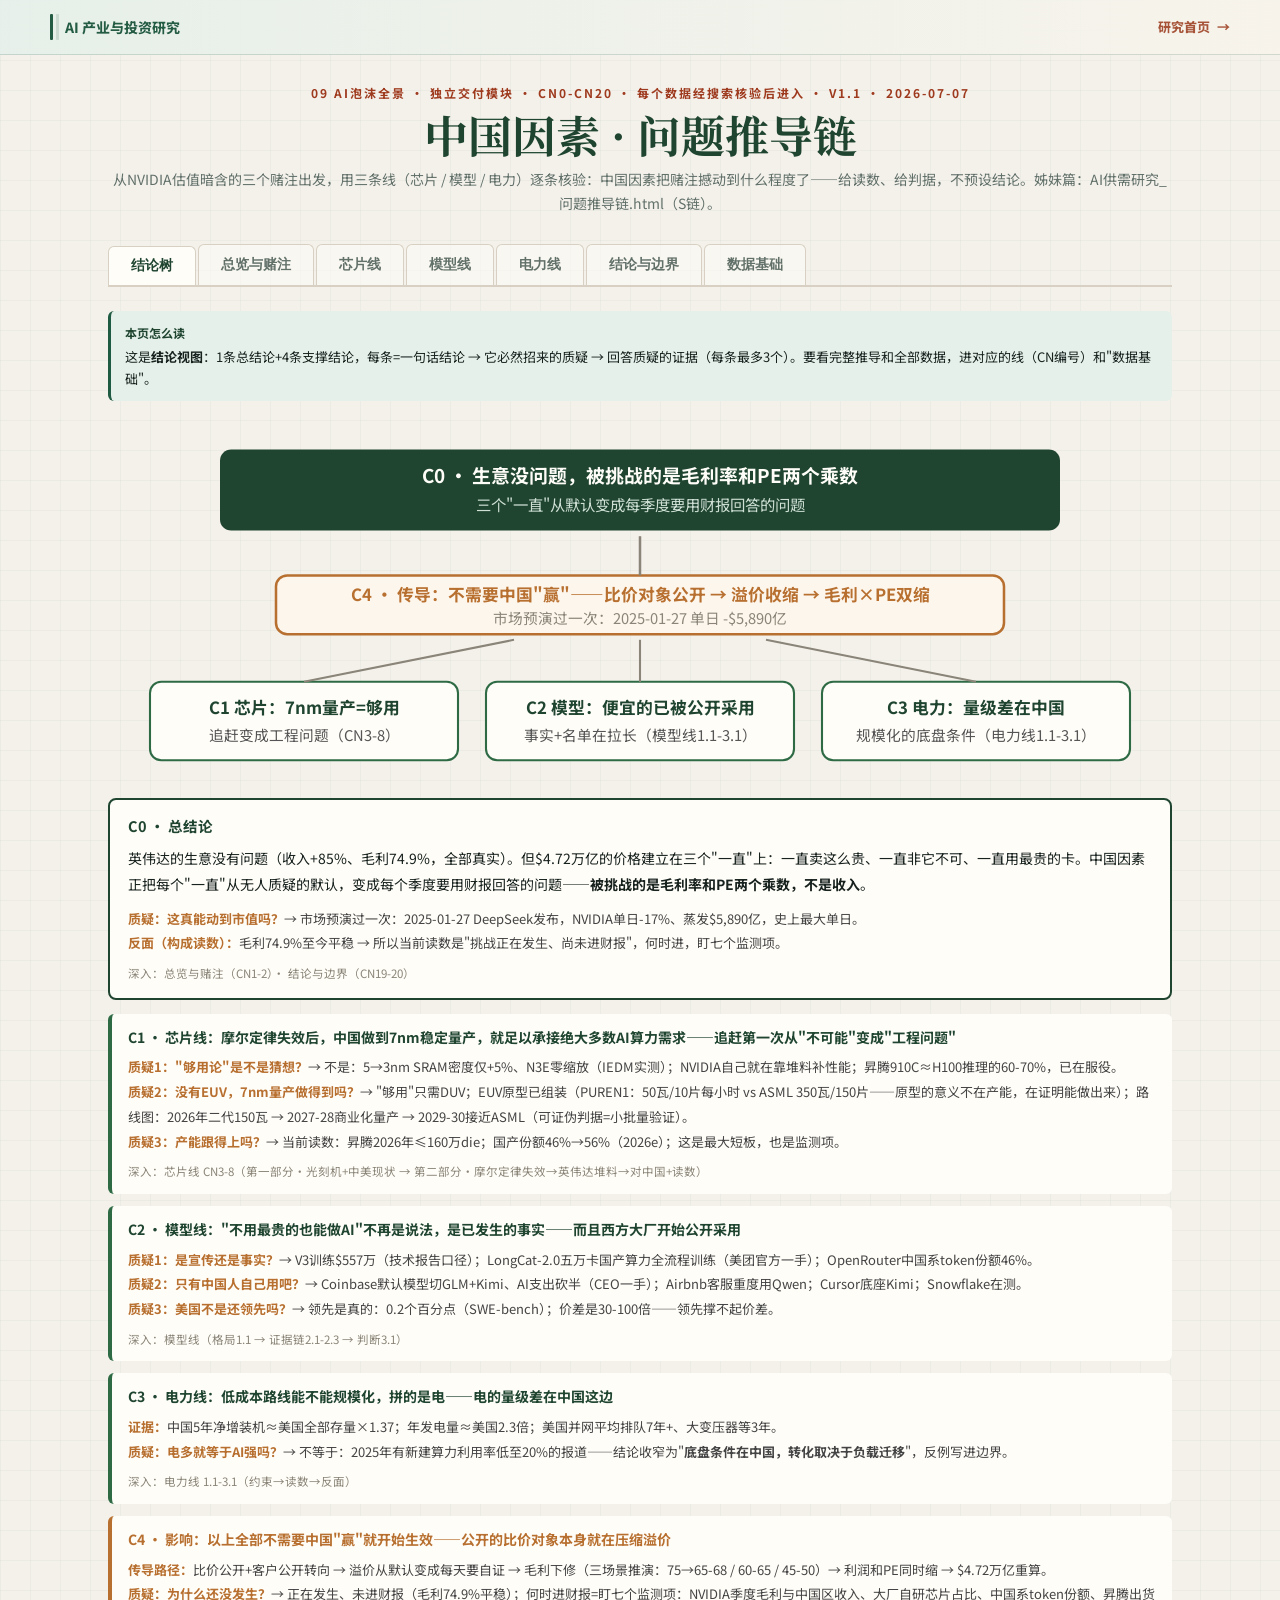
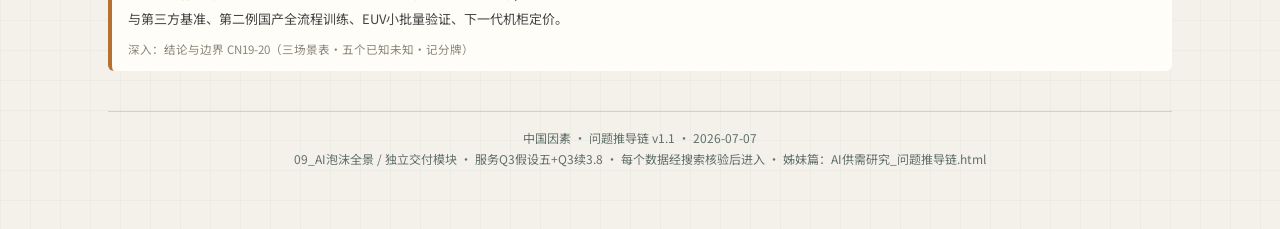
<file: china-factor.html>
<!DOCTYPE html>
<html lang="zh-CN">
<head>
<meta charset="UTF-8">
<meta name="viewport" content="width=device-width, initial-scale=1.0">
<title>中国因素 · 问题推导链｜AI 产业与投资研究</title>
<link rel="preconnect" href="https://fonts.googleapis.com">
<link href="https://fonts.googleapis.com/css2?family=Noto+Serif+SC:wght@600;700&family=Noto+Sans+SC:wght@400;500;600;700&family=JetBrains+Mono:wght@400;600&display=swap" rel="stylesheet">
<style>
    :root {
      --bg: #f4f1eb;
      --paper: #fffdf8;
      --ink: #17211e;
      --muted: #62706a;
      --line: #d8d0c2;
      --green: #1f5a43;
      --green-dark: #1f4530;
      --green-mid: #2e6b45;
      --blue: #235d7d;
      --amber: #b87030;
      --red: #9e3a1e;
      --purple: #6d4a7a;
      --green-soft: #e6f0ea;
      --blue-soft: #e5eef3;
      --amber-soft: #f4ead8;
      --red-soft: #f5e7e2;
      --purple-soft: #f0e8f3;
    }

    * { box-sizing: border-box; margin: 0; padding: 0; }

    body {
      font-family: "Noto Sans SC", -apple-system, BlinkMacSystemFont, "PingFang SC", sans-serif;
      color: var(--ink);
      background:
        linear-gradient(90deg, rgba(31,90,67,0.04) 1px, transparent 1px),
        linear-gradient(rgba(31,90,67,0.04) 1px, transparent 1px),
        var(--bg);
      background-size: 30px 30px;
      line-height: 1.7;
      font-size: 15px;
    }

    .page {
      max-width: 1100px;
      margin: 0 auto;
      padding: 28px 18px 60px;
    }

    /* ── Header ── */
    .header {
      text-align: center;
      margin-bottom: 28px;
    }
    .header .eyebrow {
      font-size: 12px;
      font-weight: 700;
      color: var(--red);
      letter-spacing: 2px;
      text-transform: uppercase;
      margin-bottom: 6px;
    }
    .header h1 {
      font-family: "Noto Serif SC", Georgia, serif;
      font-size: clamp(28px, 4.5vw, 44px);
      color: var(--green-dark);
      line-height: 1.15;
      margin-bottom: 8px;
    }
    .header .subtitle {
      color: var(--muted);
      font-size: 14px;
    }

    /* ── Tabs ── */
    .tab-bar {
      display: flex;
      gap: 2px;
      border-bottom: 2px solid var(--line);
      margin-bottom: 24px;
    }
    .tab-btn {
      padding: 10px 22px;
      border: 1px solid var(--line);
      border-bottom: none;
      border-radius: 6px 6px 0 0;
      background: rgba(255,253,248,0.5);
      color: var(--muted);
      font-size: 14px;
      font-weight: 600;
      cursor: pointer;
      transition: all 0.2s;
    }
    .tab-btn:hover { background: rgba(255,253,248,0.85); }
    .tab-btn.active {
      background: var(--paper);
      color: var(--green-dark);
      border-color: var(--line);
      position: relative;
      top: 2px;
      border-bottom: 2px solid var(--paper);
    }
    .tab-panel { display: none; }
    .tab-panel.active { display: block; }

    /* ── Cards ── */
    .card {
      border: 1px solid var(--line);
      border-radius: 8px;
      background: rgba(255,253,248,0.96);
      box-shadow: 0 4px 16px rgba(30,31,27,0.06);
      margin-bottom: 18px;
      overflow: hidden;
    }
    .card-head {
      display: flex;
      align-items: center;
      gap: 10px;
      padding: 14px 18px;
      cursor: pointer;
      user-select: none;
    }
    .card-head:hover { background: rgba(230,240,234,0.3); }
    .card-arrow {
      font-size: 11px;
      color: var(--muted);
      transition: transform 0.2s;
      flex-shrink: 0;
    }
    .card.open .card-arrow { transform: rotate(90deg); }
    .card-tag {
      font-size: 11px;
      font-weight: 700;
      padding: 2px 8px;
      border-radius: 4px;
      flex-shrink: 0;
    }
    .tag-phase0 { background: var(--purple-soft); color: var(--purple); }
    .tag-phase1 { background: var(--green-soft); color: var(--green); }
    .tag-phase2 { background: var(--blue-soft); color: var(--blue); }
    .tag-phase3 { background: var(--amber-soft); color: var(--amber); }
    .tag-phase4 { background: var(--red-soft); color: var(--red); }
    .tag-phase5 { background: #f0e8f3; color: var(--purple); }
    .card-title {
      font-size: 15px;
      font-weight: 600;
      color: var(--ink);
      flex: 1;
    }
    .card-status {
      font-size: 11px;
      padding: 2px 8px;
      border-radius: 10px;
      flex-shrink: 0;
    }
    .status-empty { background: #f0ece4; color: var(--muted); }
    .status-wip { background: var(--amber-soft); color: var(--amber); }
    .status-done { background: var(--green-soft); color: var(--green); }
    .card-body {
      display: none;
      padding: 0 18px 16px;
      border-top: 1px solid var(--line);
    }
    .card.open .card-body { display: block; padding-top: 14px; }

    /* ── Body content ── */
    .q-answer {
      font-size: 14px;
      color: var(--green-dark);
      font-weight: 600;
      margin-bottom: 8px;
    }
    .q-transition {
      font-size: 13.5px;
      color: var(--green-dark);
      font-weight: 600;
      margin-top: 14px;
      padding: 10px 14px;
      background: var(--amber-soft);
      border-left: 3px solid var(--amber);
      border-radius: 0 6px 6px 0;
    }
    .data-point {
      font-family: "JetBrains Mono", "SF Mono", monospace;
      font-size: 13px;
      background: var(--green-soft);
      padding: 2px 6px;
      border-radius: 3px;
    }
    .source-tag {
      font-size: 11px;
      color: var(--blue);
      background: var(--blue-soft);
      padding: 1px 6px;
      border-radius: 3px;
    }
    .placeholder {
      color: var(--muted);
      font-style: italic;
      font-size: 13px;
      padding: 12px;
      background: #f8f6f1;
      border-radius: 4px;
      text-align: center;
    }
    .note-box {
      font-size: 13px;
      padding: 12px 14px;
      border-radius: 6px;
      margin-bottom: 12px;
      line-height: 1.65;
    }
    .note-green { background: var(--green-soft); border-left: 3px solid var(--green); }
    .note-amber { background: var(--amber-soft); border-left: 3px solid var(--amber); }
    .note-red { background: var(--red-soft); border-left: 3px solid var(--red); }
    .note-blue { background: var(--blue-soft); border-left: 3px solid var(--blue); }
    .note-purple { background: var(--purple-soft); border-left: 3px solid var(--purple); }

    /* ── Handoff tab ── */
    .handoff-section {
      margin-bottom: 24px;
    }
    .handoff-section h3 {
      font-family: "Noto Serif SC", Georgia, serif;
      font-size: 16px;
      color: var(--green-dark);
      margin-bottom: 10px;
      padding-bottom: 6px;
      border-bottom: 1px solid var(--line);
    }
    .decision-item {
      padding: 10px 14px;
      background: rgba(255,253,248,0.7);
      border: 1px solid var(--line);
      border-radius: 6px;
      margin-bottom: 8px;
      font-size: 13px;
    }
    .decision-item strong { color: var(--green-dark); }
    .decision-date { color: var(--muted); font-size: 11px; }
    table {
      width: 100%;
      border-collapse: collapse;
      font-size: 13px;
      margin: 8px 0;
    }
    th, td {
      padding: 8px 10px;
      border: 1px solid var(--line);
      text-align: left;
    }
    th {
      background: var(--green-soft);
      color: var(--green-dark);
      font-weight: 600;
      font-size: 12px;
    }

    /* ── Phase divider ── */
    .phase-divider {
      display: flex;
      align-items: center;
      gap: 12px;
      margin: 28px 0 16px;
      font-family: "Noto Serif SC", Georgia, serif;
      font-size: 16px;
      font-weight: 600;
    }
    .phase-divider::after {
      content: "";
      flex: 1;
      height: 1px;
      background: var(--line);
    }
    .phase-num {
      display: inline-flex;
      align-items: center;
      justify-content: center;
      width: 26px;
      height: 26px;
      border-radius: 50%;
      font-size: 13px;
      font-weight: 700;
      color: #fff;
    }

    /* ── Footer ── */
    .footer {
      text-align: center;
      color: var(--muted);
      font-size: 12px;
      margin-top: 40px;
      padding-top: 16px;
      border-top: 1px solid var(--line);
    }
  </style>
<link rel="stylesheet" href="assets/research-series.css">
<link rel="icon" href="assets/favicon.svg" type="image/svg+xml">
</head>
<body class="research-series-page">
<header class="research-series-bar">
  <a class="research-series-link" href="index.html" aria-label="返回 AI 产业与投资研究首页">
    <span class="research-series-mark" aria-hidden="true"></span>
    <span class="research-series-name">AI 产业与投资研究</span>
    <span class="research-series-home">研究首页 <span aria-hidden="true">→</span></span>
  </a>
</header>

<div class="page">

  <div class="header">
    <div class="eyebrow">09 AI泡沫全景 · 独立交付模块 · CN0-CN20 · 每个数据经搜索核验后进入 · v1.1 · 2026-07-07</div>
    <h1>中国因素 · 问题推导链</h1>
    <div class="subtitle">从NVIDIA估值暗含的三个赌注出发，用三条线（芯片 / 模型 / 电力）逐条核验：中国因素把赌注撼动到什么程度了——给读数、给判据，不预设结论。姊妹篇：AI供需研究_问题推导链.html（S链）。</div>
  </div>

  <div class="tab-bar">
    <button class="tab-btn active" onclick="switchTab('tree',this)">结论树</button>
    <button class="tab-btn" onclick="switchTab('overview',this)">总览与赌注</button>
    <button class="tab-btn" onclick="switchTab('chip',this)">芯片线</button>
    <button class="tab-btn" onclick="switchTab('model',this)">模型线</button>
    <button class="tab-btn" onclick="switchTab('power',this)">电力线</button>
    <button class="tab-btn" onclick="switchTab('conclusion',this)">结论与边界</button>
    <button class="tab-btn" onclick="switchTab('data',this)">数据基础</button>
  </div>

  <!-- ============ TAB 总览 ============ -->
  <!-- ============ TAB 结论树 ============ -->
  <div class="tab-panel active" id="tab-tree">

    <div class="note-box note-green">
      <div style="font-size:12px;font-weight:700;color:var(--green-dark);margin-bottom:4px">本页怎么读</div>
      这是<b>结论视图</b>：1条总结论+4条支撑结论，每条=一句话结论 &#8594; 它必然招来的质疑 &#8594; 回答质疑的证据（每条最多3个）。要看完整推导和全部数据，进对应的线（CN编号）和"数据基础"。
    </div>

    <svg viewBox="0 0 760 250" xmlns="http://www.w3.org/2000/svg" style="width:100%;height:auto;margin:14px 0" role="img">
      <title>结论树总图</title>
      <defs><marker id="art" viewBox="0 0 10 10" refX="9" refY="5" markerWidth="7" markerHeight="7" orient="auto-start-reverse"><path d="M0,0 L10,5 L0,10 z" fill="#8a8578"/></marker></defs>
      <rect x="80" y="16" width="600" height="58" rx="8" fill="#1f4530"/>
      <text x="380" y="40" text-anchor="middle" font-size="13.5" font-weight="700" fill="#fffdf8">C0 · 生意没问题，被挑战的是毛利率和PE两个乘数</text>
      <text x="380" y="60" text-anchor="middle" font-size="11" fill="#cfe0d5">三个"一直"从默认变成每季度要用财报回答的问题</text>
      <rect x="120" y="106" width="520" height="42" rx="8" fill="#fdf6ec" stroke="#b87030" stroke-width="1.8"/>
      <text x="380" y="124" text-anchor="middle" font-size="12" font-weight="700" fill="#b87030">C4 · 传导：不需要中国"赢"——比价对象公开 &#8594; 溢价收缩 &#8594; 毛利&times;PE双缩</text>
      <text x="380" y="141" text-anchor="middle" font-size="10.5" fill="#8a8578">市场预演过一次：2025-01-27 单日 -$5,890亿</text>
      <line x1="380" y1="106" x2="380" y2="78" stroke="#8a8578" stroke-width="1.8" marker-end=""/>
      <rect x="30" y="182" width="220" height="56" rx="8" fill="#fffdf8" stroke="#2e6b45" stroke-width="1.5"/>
      <text x="140" y="205" text-anchor="middle" font-size="12" font-weight="700" fill="#1f4530">C1 芯片：7nm量产=够用</text>
      <text x="140" y="224" text-anchor="middle" font-size="10.5" fill="#555">追赶变成工程问题（CN3-8）</text>
      <rect x="270" y="182" width="220" height="56" rx="8" fill="#fffdf8" stroke="#2e6b45" stroke-width="1.5"/>
      <text x="380" y="205" text-anchor="middle" font-size="12" font-weight="700" fill="#1f4530">C2 模型：便宜的已被公开采用</text>
      <text x="380" y="224" text-anchor="middle" font-size="10.5" fill="#555">事实+名单在拉长（模型线1.1-3.1）</text>
      <rect x="510" y="182" width="220" height="56" rx="8" fill="#fffdf8" stroke="#2e6b45" stroke-width="1.5"/>
      <text x="620" y="205" text-anchor="middle" font-size="12" font-weight="700" fill="#1f4530">C3 电力：量级差在中国</text>
      <text x="620" y="224" text-anchor="middle" font-size="10.5" fill="#555">规模化的底盘条件（电力线1.1-3.1）</text>
      <line x1="140" y1="182" x2="290" y2="152" stroke="#8a8578" stroke-width="1.5" marker-end=""/>
      <line x1="380" y1="182" x2="380" y2="152" stroke="#8a8578" stroke-width="1.5" marker-end=""/>
      <line x1="620" y1="182" x2="470" y2="152" stroke="#8a8578" stroke-width="1.5" marker-end=""/>
    </svg>

    <div style="background:#fffdf8;border:2px solid #1f4530;border-radius:8px;padding:14px 18px;margin-bottom:14px">
      <div style="font-size:14.5px;font-weight:700;color:#1f4530;margin-bottom:8px">C0 · 总结论</div>
      <div style="font-size:14px;line-height:1.8;margin-bottom:10px">英伟达的生意没有问题（收入+85%、毛利74.9%，全部真实）。但$4.72万亿的价格建立在三个"一直"上：一直卖这么贵、一直非它不可、一直用最贵的卡。中国因素正把每个"一直"从无人质疑的默认，变成每个季度要用财报回答的问题——<b>被挑战的是毛利率和PE两个乘数，不是收入</b>。</div>
      <div style="font-size:13px;line-height:1.9;color:#444">
        <b style="color:#b87030">质疑：这真能动到市值吗？</b>&#8594; 市场预演过一次：2025-01-27 DeepSeek发布，NVIDIA单日-17%、蒸发$5,890亿，史上最大单日。<br>
        <b style="color:#b87030">反面（构成读数）：</b>毛利74.9%至今平稳 &#8594; 所以当前读数是"挑战正在发生、尚未进财报"，何时进，盯七个监测项。
      </div>
      <div style="font-size:11.5px;color:#8a8578;margin-top:8px">深入：总览与赌注（CN1-2）· 结论与边界（CN19-20）</div>
    </div>

    <div style="background:#fffdf8;border-left:4px solid #2e6b45;border-radius:6px;padding:12px 16px;margin-bottom:12px">
      <div style="font-size:14px;font-weight:700;color:#1f4530;margin-bottom:6px">C1 · 芯片线：摩尔定律失效后，中国做到7nm稳定量产，就足以承接绝大多数AI算力需求——追赶第一次从"不可能"变成"工程问题"</div>
      <div style="font-size:13px;line-height:1.9;color:#444">
        <b style="color:#b87030">质疑1："够用论"是不是猜想？</b>&#8594; 不是：5&#8594;3nm SRAM密度仅+5%、N3E零缩放（IEDM实测）；NVIDIA自己就在靠堆料补性能；昇腾910C&asymp;H100推理的60-70%，已在服役。<br>
        <b style="color:#b87030">质疑2：没有EUV，7nm量产做得到吗？</b>&#8594; "够用"只需DUV；EUV原型已组装（PUREN1：50瓦/10片每小时 vs ASML 350瓦/150片——原型的意义不在产能，在证明能做出来）；路线图：2026年二代150瓦 &#8594; 2027-28商业化量产 &#8594; 2029-30接近ASML（可证伪判据=小批量验证）。<br>
        <b style="color:#b87030">质疑3：产能跟得上吗？</b>&#8594; 当前读数：昇腾2026年&le;160万die；国产份额46%&#8594;56%（2026e）；这是最大短板，也是监测项。
      </div>
      <div style="font-size:11.5px;color:#8a8578;margin-top:8px">深入：芯片线 CN3-8（第一部分·光刻机+中美现状 &#8594; 第二部分·摩尔定律失效&#8594;英伟达堆料&#8594;对中国+读数）</div>
    </div>

    <div style="background:#fffdf8;border-left:4px solid #2e6b45;border-radius:6px;padding:12px 16px;margin-bottom:12px">
      <div style="font-size:14px;font-weight:700;color:#1f4530;margin-bottom:6px">C2 · 模型线："不用最贵的也能做AI"不再是说法，是已发生的事实——而且西方大厂开始公开采用</div>
      <div style="font-size:13px;line-height:1.9;color:#444">
        <b style="color:#b87030">质疑1：是宣传还是事实？</b>&#8594; V3训练$557万（技术报告口径）；LongCat-2.0五万卡国产算力全流程训练（美团官方一手）；OpenRouter中国系token份额46%。<br>
        <b style="color:#b87030">质疑2：只有中国人自己用吧？</b>&#8594; Coinbase默认模型切GLM+Kimi、AI支出砍半（CEO一手）；Airbnb客服重度用Qwen；Cursor底座Kimi；Snowflake在测。<br>
        <b style="color:#b87030">质疑3：美国不是还领先吗？</b>&#8594; 领先是真的：0.2个百分点（SWE-bench）；价差是30-100倍——领先撑不起价差。
      </div>
      <div style="font-size:11.5px;color:#8a8578;margin-top:8px">深入：模型线（格局1.1 &#8594; 证据链2.1-2.3 &#8594; 判断3.1）</div>
    </div>

    <div style="background:#fffdf8;border-left:4px solid #2e6b45;border-radius:6px;padding:12px 16px;margin-bottom:12px">
      <div style="font-size:14px;font-weight:700;color:#1f4530;margin-bottom:6px">C3 · 电力线：低成本路线能不能规模化，拼的是电——电的量级差在中国这边</div>
      <div style="font-size:13px;line-height:1.9;color:#444">
        <b style="color:#b87030">证据：</b>中国5年净增装机&asymp;美国全部存量&times;1.37；年发电量&asymp;美国2.3倍；美国并网平均排队7年+、大变压器等3年。<br>
        <b style="color:#b87030">质疑：电多就等于AI强吗？</b>&#8594; 不等于：2025年有新建算力利用率低至20%的报道——结论收窄为"<b>底盘条件在中国，转化取决于负载迁移</b>"，反例写进边界。
      </div>
      <div style="font-size:11.5px;color:#8a8578;margin-top:8px">深入：电力线 1.1-3.1（约束&#8594;读数&#8594;反面）</div>
    </div>

    <div style="background:#fffdf8;border-left:4px solid #b87030;border-radius:6px;padding:12px 16px;margin-bottom:12px">
      <div style="font-size:14px;font-weight:700;color:#b87030;margin-bottom:6px">C4 · 影响：以上全部不需要中国"赢"就开始生效——公开的比价对象本身就在压缩溢价</div>
      <div style="font-size:13px;line-height:1.9;color:#444">
        <b style="color:#b87030">传导路径：</b>比价公开+客户公开转向 &#8594; 溢价从默认变成每天要自证 &#8594; 毛利下修（三场景推演：75&#8594;65-68 / 60-65 / 45-50）&#8594; 利润和PE同时缩 &#8594; $4.72万亿重算。<br>
        <b style="color:#b87030">质疑：为什么还没发生？</b>&#8594; 正在发生、未进财报（毛利74.9%平稳）；何时进财报=盯七个监测项：NVIDIA季度毛利与中国区收入、大厂自研芯片占比、中国系token份额、昇腾出货与第三方基准、第二例国产全流程训练、EUV小批量验证、下一代机柜定价。
      </div>
      <div style="font-size:11.5px;color:#8a8578;margin-top:8px">深入：结论与边界 CN19-20（三场景表·五个已知未知·记分牌）</div>
    </div>

  </div>

  <div class="tab-panel" id="tab-overview">

    <div class="note-box note-green">
      <div style="font-size:12px;font-weight:700;color:var(--green-dark);margin-bottom:4px">本文档是什么</div>
      本文档回答一个问题：<b>中国因素会如何改变AI产业格局？改变到哪一步了？</b>方法沿用S链：一个根问题逐步拆解，每个回答逼出下一问，每个数据带来源、日期、口径。它服务泡沫工程的Q3假设五（NVIDIA定价权=单点故障）与Q3续3.8（中国变量），起点接EX工具⑤（NVIDIA估值反解）。
    </div>

    <div class="note-box" style="background:#f9f6f0;border-left:3px solid var(--amber)">
      <div style="font-size:12px;font-weight:700;color:var(--amber);margin-bottom:4px">人话版本 · 整个文档在干什么</div>
      NVIDIA的估值里藏着三个问题的答案，且默认永远是"是"：它能一直卖这么贵吗？是不是非英伟达不可？做AI是不是必须用最贵的卡？中国因素是对这三个前提最集中的压力来源。本文档不猜谁赢，只做一件事：逐条核验每个前提被动摇到什么程度——给读数、给判据。
    </div>

    <div class="phase-divider"><span class="phase-num">阶段零</span>为什么研究中国因素</div>

    <div class="card" id="cn0">
      <div class="card-head" onclick="toggleCard(this)">
        <span class="card-arrow">&#9654;</span>
        <span class="card-tag tag-phase1">CN0</span>
        <span class="card-title">为什么单独研究中国因素？</span>
        <span class="card-status status-done">已填</span>
      </div>
      <div class="card-body">
        <div class="q-answer">&#8594; 因为它同时压在泡沫工程的两个关键点上：NVIDIA估值的三个赌注（Q3假设五的单点故障），和泡沫破裂的形态变量（Q3续）。中国因素动一动，整条金融链的定价基础跟着动。</div>
        <div class="prose" style="font-size:14px;line-height:1.8">
          <p>泡沫工程走到Q3，核验的是"六层因果链每层走到哪了"。其中最集中的一个节点：整条AI金融链——GPU抵押品价值、CoreWeave们的还款能力、大厂capex的回报假设——全部隐含依赖NVIDIA的定价权。而对这个定价权最系统的外部压力，来自中国。四个方向的压力在同时发生（DeepSeek、电力、国产芯片、摩尔失效窗口），我们把它重组为三条可核验的线，逐条给读数。</p>
        </div>
        <div class="q-transition">&#8594; 要量"撼动到哪了"，先得知道赌注是什么。下一问：NVIDIA现在的估值，暗含了什么假设？</div>
      </div>
    </div>

    <div class="phase-divider"><span class="phase-num">阶段一</span>起点 · 估值里的赌注</div>

    <div class="card" id="cn1">
      <div class="card-head" onclick="toggleCard(this)">
        <span class="card-arrow">&#9654;</span>
        <span class="card-tag tag-phase1">CN1</span>
        <span class="card-title">现状 · NVIDIA的估值由什么支撑？</span>
        <span class="card-status status-done">已填</span>
      </div>
      <div class="card-body">
        <div class="q-answer">&#8594; 市值$4.72万亿（2026-07-02收盘），PE(TTM) 29.8。最新季度收入$816亿（+85%），其中数据中心$752亿（+92%），毛利率74.9%。生意仍在全速奔跑。</div>
        <div style="display:flex;gap:10px;margin:12px 0;flex-wrap:wrap">
          <div style="flex:1;min-width:140px;background:#fffdf8;border:1px solid #d8d2c4;border-top:3px solid #1f4530;border-radius:6px;padding:10px 12px;text-align:center">
            <div style="font-family:'JetBrains Mono',monospace;font-size:22px;font-weight:600;color:#1f4530">$4.72万亿</div>
            <div style="font-size:11px;color:#8a8578;margin-top:2px">市值 · 2026-07-02收盘</div>
          </div>
          <div style="flex:1;min-width:140px;background:#fffdf8;border:1px solid #d8d2c4;border-top:3px solid #2e6b45;border-radius:6px;padding:10px 12px;text-align:center">
            <div style="font-family:'JetBrains Mono',monospace;font-size:22px;font-weight:600;color:#2e6b45">29.8</div>
            <div style="font-size:11px;color:#8a8578;margin-top:2px">PE(TTM) · 前瞻19.6</div>
          </div>
          <div style="flex:1;min-width:140px;background:#fffdf8;border:1px solid #d8d2c4;border-top:3px solid #b87030;border-radius:6px;padding:10px 12px;text-align:center">
            <div style="font-family:'JetBrains Mono',monospace;font-size:22px;font-weight:600;color:#b87030">+85%</div>
            <div style="font-size:11px;color:#8a8578;margin-top:2px">季度收入$816亿 同比</div>
          </div>
          <div style="flex:1;min-width:140px;background:#fffdf8;border:1px solid #d8d2c4;border-top:3px solid #9e3a1e;border-radius:6px;padding:10px 12px;text-align:center">
            <div style="font-family:'JetBrains Mono',monospace;font-size:22px;font-weight:600;color:#9e3a1e">74.9%</div>
            <div style="font-size:11px;color:#8a8578;margin-top:2px">GAAP毛利率 FY27Q1</div>
          </div>
        </div>
        <div class="note-box note-green" style="margin-top:10px;margin-bottom:10px">
          <div style="font-size:12px;font-weight:700;color:var(--green-dark);margin-bottom:4px">数据（核验于2026-07-06）</div>
          <div style="font-size:13px;line-height:1.8">
          · 市值 <b>$4.72万亿</b>，股价$194.83 &times; 24.22B股（口径：2026-07-02收盘；StockAnalysis）<br>
          · PE(TTM) <b>29.8</b>，前瞻PE 19.6（StockAnalysis，2026-07-05）<br>
          · FY2027 Q1（截至2026-04-26）：总收入 <b>$816亿</b> +85%，数据中心 <b>$752亿</b> +92%，GAAP毛利率 <b>74.9%</b>（NVIDIA 8-K / SEC，2026-05-20）<br>
          · 单卡经济学：B200级BOM约 <b>$6,400</b>，售价 <b>$30,000-40,000</b>，加价4.7-6.2倍（Silicon Analysts / Epoch AI，2026）
          </div>
        </div>
        <div class="note-box note-amber">
          <div style="font-size:12px;font-weight:700;color:var(--amber);margin-bottom:4px">口径修正（对既有文档）</div>
          此前EX工具（2026-07-03）记录"市值$5.15万亿、毛利79%"：$5.15万亿对应6月中高点，7月初已回落至$4.72万亿；79%为FY2025峰值毛利，当前季度为74.9%。本文档统一用<b>$4.72万亿 / ~75%</b>口径，EX工具待同步。
        </div>
        <div class="prose" style="font-size:14px;line-height:1.8">
          <p>把$4.72万亿拆开看，它站在三层支撑上，<b>三层的性质完全不同</b>：<b>事实层</b>——本季收入$816亿、毛利74.9%，已发生、审计过、攻不动；<b>结构层</b>——三层锁定（CUDA/NVLink/CoWoS）撑起的定价权，当前为真，但每天要靠护城河来守；<b>预期层</b>——PE(TTM) 29.8对前瞻PE 19.6，两个数相除=市场已按"未来12个月利润再涨约52%"付了钱（口径：29.8/19.6&asymp;1.52，由两个已核PE反推）。<b>预期层是估值的大头，也是唯一没发生的部分。</b></p>
        </div>
        <svg viewBox="0 0 760 330" xmlns="http://www.w3.org/2000/svg" style="width:100%;height:auto;margin:14px 0" role="img">
          <title>估值的三层支撑</title>
          <defs><marker id="ar6" viewBox="0 0 10 10" refX="9" refY="5" markerWidth="7" markerHeight="7" orient="auto-start-reverse"><path d="M0,0 L10,5 L0,10 z" fill="#9e3a1e"/></marker></defs>
          <text x="330" y="24" text-anchor="middle" font-size="13" font-weight="700" fill="#1f4530">$4.72万亿站在什么上：三层支撑（越往上越贵、越虚）</text>
          <rect x="120" y="60" width="420" height="76" rx="8" fill="#fdf6ec" stroke="#b87030" stroke-width="2"/>
          <text x="330" y="84" text-anchor="middle" font-size="12.5" font-weight="700" fill="#b87030">预期层 · 增长与毛利的持续性（估值大头）</text>
          <text x="330" y="104" text-anchor="middle" font-size="10.5" fill="#555">PE 29.8 vs 前瞻19.6 &#8594; 已为"未来一年利润+~52%"付钱</text>
          <text x="330" y="122" text-anchor="middle" font-size="10.5" font-weight="700" fill="#9e3a1e">未发生 · 三个赌注全部住在这一层</text>
          <rect x="90" y="146" width="480" height="70" rx="8" fill="#fffdf8" stroke="#2e6b45" stroke-width="1.8"/>
          <text x="330" y="170" text-anchor="middle" font-size="12.5" font-weight="700" fill="#2e6b45">结构层 · 三层锁定=定价权</text>
          <text x="330" y="190" text-anchor="middle" font-size="10.5" fill="#555">CUDA生态 / NVLink系统 / CoWoS产能优先 &#8594; ~75%毛利</text>
          <text x="330" y="206" text-anchor="middle" font-size="10.5" fill="#8a8578">当前为真 · 需要每天守</text>
          <rect x="60" y="226" width="540" height="70" rx="8" fill="#1f4530"/>
          <text x="330" y="252" text-anchor="middle" font-size="12.5" font-weight="700" fill="#fffdf8">事实层 · 当期业绩</text>
          <text x="330" y="272" text-anchor="middle" font-size="10.5" fill="#cfe0d5">季度收入$816亿(+85%) · 数据中心$752亿(+92%) · 毛利74.9%</text>
          <text x="330" y="288" text-anchor="middle" font-size="10.5" fill="#cfe0d5">已发生 · 审计过 · 攻不动</text>
          <line x1="640" y1="98" x2="562" y2="98" stroke="#9e3a1e" stroke-width="2" marker-end=""/>
          <line x1="640" y1="181" x2="592" y2="181" stroke="#9e3a1e" stroke-width="2" marker-end=""/>
          <text x="648" y="94" font-size="10.5" font-weight="700" fill="#9e3a1e">中国因素</text>
          <text x="648" y="110" font-size="10.5" fill="#9e3a1e">攻这里</text>
          <text x="648" y="177" font-size="10.5" font-weight="700" fill="#9e3a1e">和这里</text>
          <text x="648" y="193" font-size="10.5" fill="#8a8578">不攻事实层</text>
          <text x="330" y="322" text-anchor="middle" font-size="10.5" fill="#8a8578">估值回归不需要业绩变坏——只需要预期层的"一直"两个字被证伪</text>
        </svg>
        <div class="q-transition">&#8594; 报表没有任何问题——问题在价格里。下一问：$4.72万亿买的是什么承诺？</div>
      </div>
    </div>

    <div class="card" id="cn2">
      <div class="card-head" onclick="toggleCard(this)">
        <span class="card-arrow">&#9654;</span>
        <span class="card-tag tag-phase1">CN2</span>
        <span class="card-title">这个估值暗含什么假设？</span>
        <span class="card-status status-done">已填</span>
      </div>
      <div class="card-body">
        <div class="q-answer">&#8594; 倒着看下注（EX方法）：把估值反解回去，是三个可以直接问出口的问题——<br>
          ①<b>它能一直卖这么贵吗？</b>（75%毛利没人压得下来）<br>
          ②<b>是不是非英伟达不可？</b>（大客户造不出、或不敢用替代品）<br>
          ③<b>做AI是不是必须用最贵的卡？</b>（堆料路线不变）<br>
          估值默认三个答案都是"是"，而且一直是。</div>
        <div class="note-box" style="background:#f9f6f0;border-left:3px solid var(--amber)">
          <div style="font-size:12px;font-weight:700;color:var(--amber);margin-bottom:4px">人话版本</div>
          一张卡成本六千四，卖三四万。市场给$4.72万亿，不是奖励它今天能这么卖，是赌它<b>一直</b>能这么卖。"一直"要同时满足三件事：没人把价差压下来、买卡的四大客户自己造不出来、大家继续抢最贵的卡。三件事各自被谁威胁？正好对应中国因素的三条线。
        </div>
        <div class="prose" style="font-size:14px;line-height:1.8">
          <p><b>赌注① 它能一直卖这么贵吗？</b>~75%毛利=平台溢价（CUDA生态+NVLink系统+CoWoS产能优先），不是制造溢价。半导体史上，超高毛利+单一供应商，在客户有钱有动机自研时很难维持十年（Intel 60%+&#8594;今天~45%；思科2000年65%&#8594;承压）。<b>&#8592; 芯片线核验（CN3-8）</b></p>
          <p><b>赌注② 是不是非英伟达不可？</b>需求最大的几家（微软/谷歌/亚马逊/Meta）全在自研芯片。估值赌他们造不出同等系统、或不敢把大模型压上去。<b>&#8592; 模型线核验（1.1-3.1）：中国已经给出"敢用"的实例</b></p>
          <p><b>赌注③ 做AI是不是必须用最贵的卡？</b>当前$7,250亿capex建立在"更大模型+最贵芯片"的堆料路线上。估值赌不出现"不用最贵的也能做AI"的路线替代。<b>&#8592; 模型线+电力线核验：低成本路线的物理底盘在谁手里</b></p>
        </div>
        <svg viewBox="0 0 760 340" xmlns="http://www.w3.org/2000/svg" style="width:100%;height:auto;margin:14px 0" role="img">
          <title>估值反解三个赌注，三条线各攻一张</title>
          <defs><marker id="ar" viewBox="0 0 10 10" refX="9" refY="5" markerWidth="7" markerHeight="7" orient="auto-start-reverse"><path d="M0,0 L10,5 L0,10 z" fill="#9e3a1e"/></marker>
          <marker id="ag" viewBox="0 0 10 10" refX="9" refY="5" markerWidth="7" markerHeight="7" orient="auto-start-reverse"><path d="M0,0 L10,5 L0,10 z" fill="#8a8578"/></marker></defs>
          <rect x="270" y="8" width="220" height="56" rx="8" fill="#1f4530"/>
          <text x="380" y="32" text-anchor="middle" font-size="15" font-weight="700" fill="#fffdf8">NVIDIA $4.72万亿</text>
          <text x="380" y="50" text-anchor="middle" font-size="11" fill="#cfe0d5">PE 29.8 · 毛利74.9% · 单卡加价4.7-6.2倍</text>
          <line x1="380" y1="64" x2="380" y2="94" stroke="#8a8578" stroke-width="1.5" marker-end=""/>
          <text x="392" y="84" font-size="11" fill="#8a8578">倒着看下注：把价格反解成承诺</text>
          <rect x="14" y="100" width="228" height="66" rx="8" fill="#fffdf8" stroke="#b87030" stroke-width="2"/>
          <text x="128" y="124" text-anchor="middle" font-size="13" font-weight="700" fill="#b87030">赌注① 能一直卖这么贵吗</text>
          <text x="128" y="144" text-anchor="middle" font-size="11" fill="#555">~75%毛利没人压得下来</text>
          <rect x="266" y="100" width="228" height="66" rx="8" fill="#fffdf8" stroke="#b87030" stroke-width="2"/>
          <text x="380" y="124" text-anchor="middle" font-size="13" font-weight="700" fill="#b87030">赌注② 非英伟达不可吗</text>
          <text x="380" y="144" text-anchor="middle" font-size="11" fill="#555">大客户造不出 / 不敢用替代</text>
          <rect x="518" y="100" width="228" height="66" rx="8" fill="#fffdf8" stroke="#b87030" stroke-width="2"/>
          <text x="632" y="124" text-anchor="middle" font-size="13" font-weight="700" fill="#b87030">赌注③ 必须用最贵的卡吗</text>
          <text x="632" y="144" text-anchor="middle" font-size="11" fill="#555">堆料路线持续吃最贵的卡</text>
          <line x1="128" y1="236" x2="128" y2="172" stroke="#9e3a1e" stroke-width="1.8" marker-end=""/>
          <line x1="330" y1="236" x2="345 " y2="172" stroke="#9e3a1e" stroke-width="1.8" marker-end=""/>
          <line x1="430" y1="236" x2="600" y2="172" stroke="#9e3a1e" stroke-width="1.8" marker-end=""/>
          <line x1="632" y1="236" x2="632" y2="176" stroke="#6d4a7a" stroke-width="1.8" stroke-dasharray="5,4" marker-end=""/>
          <rect x="14" y="242" width="228" height="58" rx="8" fill="#eef2ea" stroke="#2e6b45" stroke-width="1.5"/>
          <text x="128" y="266" text-anchor="middle" font-size="13" font-weight="700" fill="#1f4530">芯片线</text>
          <text x="128" y="286" text-anchor="middle" font-size="11" fill="#555">摩尔失效 &#8594; 够用+低毛利定价</text>
          <rect x="266" y="242" width="228" height="58" rx="8" fill="#eef2ea" stroke="#2e6b45" stroke-width="1.5"/>
          <text x="380" y="266" text-anchor="middle" font-size="13" font-weight="700" fill="#1f4530">模型线</text>
          <text x="380" y="286" text-anchor="middle" font-size="11" fill="#555">便宜能做 &#8594; 被用 &#8594; 训练自主</text>
          <rect x="518" y="242" width="228" height="58" rx="8" fill="#eef2ea" stroke="#2e6b45" stroke-width="1.5"/>
          <text x="632" y="266" text-anchor="middle" font-size="13" font-weight="700" fill="#1f4530">电力线</text>
          <text x="632" y="286" text-anchor="middle" font-size="11" fill="#555">底盘：让低成本路线能规模化</text>
          <text x="380" y="326" text-anchor="middle" font-size="11" fill="#8a8578">实线=直接攻击 · 虚线=底盘支撑（不直接攻击，决定攻击能否规模化）</text>
        </svg>
        <div class="q-transition">&#8594; 三个赌注，三条线各攻一个。先看芯片线：从硬件讲起——芯片为什么需要光刻机、谁控制它？（&#8594; 芯片线tab CN3）</div>
      </div>
    </div>

    <h3 style="margin-top:34px">问题链全览</h3>
    <table style="width:100%;border-collapse:collapse;font-size:13px;margin-bottom:26px">
      <tr style="background:rgba(31,90,67,0.08)">
        <th style="padding:7px 10px;text-align:left;border:1px solid var(--line)">阶段</th>
        <th style="padding:7px 10px;text-align:left;border:1px solid var(--line)">编号</th>
        <th style="padding:7px 10px;text-align:left;border:1px solid var(--line)">问题</th>
        <th style="padding:7px 10px;text-align:left;border:1px solid var(--line)">一句话回答</th>
      </tr>
      <tr><td style="padding:6px 10px;border:1px solid var(--line)">零 · 为什么</td><td style="padding:6px 10px;border:1px solid var(--line)">CN0</td><td style="padding:6px 10px;border:1px solid var(--line)">为什么单独研究中国因素？</td><td style="padding:6px 10px;border:1px solid var(--line)">它同时压着Q3假设五（定价权单点）和破裂形态变量</td></tr>
      <tr><td style="padding:6px 10px;border:1px solid var(--line)">一 · 起点</td><td style="padding:6px 10px;border:1px solid var(--line)">CN1</td><td style="padding:6px 10px;border:1px solid var(--line)">估值由什么支撑？</td><td style="padding:6px 10px;border:1px solid var(--line)">三层塔：事实层（攻不动）/结构层（每天守）/预期层（估值大头，未发生）</td></tr>
      <tr><td style="padding:6px 10px;border:1px solid var(--line)">一 · 起点</td><td style="padding:6px 10px;border:1px solid var(--line)">CN2</td><td style="padding:6px 10px;border:1px solid var(--line)">估值暗含什么假设？</td><td style="padding:6px 10px;border:1px solid var(--line)">三个直问：能一直这么贵吗 / 非英伟达不可吗 / 必须用最贵的卡吗</td></tr>
      <tr><td style="padding:6px 10px;border:1px solid var(--line)">二 · 芯片线①</td><td style="padding:6px 10px;border:1px solid var(--line)">CN3</td><td style="padding:6px 10px;border:1px solid var(--line)">光刻机：芯片为什么需要它，谁控制它</td><td style="padding:6px 10px;border:1px solid var(--line)">ASML独家EUV，$1.5亿/台~50台/年，全面禁售中国</td></tr>
      <tr><td style="padding:6px 10px;border:1px solid var(--line)">二 · 芯片线①</td><td style="padding:6px 10px;border:1px solid var(--line)">CN4</td><td style="padding:6px 10px;border:1px solid var(--line)">中美芯片现状：7nm vs 3nm</td><td style="padding:6px 10px;border:1px solid var(--line)">看似差两代——但摩尔定律失效了，"两代"已不是以前的"两代"</td></tr>
      <tr><td style="padding:6px 10px;border:1px solid var(--line)">二 · 芯片线②</td><td style="padding:6px 10px;border:1px solid var(--line)">CN6</td><td style="padding:6px 10px;border:1px solid var(--line)">摩尔定律是什么？</td><td style="padding:6px 10px;border:1px solid var(--line)">晶体管数量每两年翻倍，同样价格买到的算力越来越多，60年——全行业定价的隐含前提</td></tr>
      <tr><td style="padding:6px 10px;border:1px solid var(--line)">二 · 芯片线②</td><td style="padding:6px 10px;border:1px solid var(--line)">CN7</td><td style="padding:6px 10px;border:1px solid var(--line)">物理极限到头了</td><td style="padding:6px 10px;border:1px solid var(--line)">量子隧穿——硅基路线在1nm附近见底，还剩三站</td></tr>
      <tr><td style="padding:6px 10px;border:1px solid var(--line)">二 · 芯片线②</td><td style="padding:6px 10px;border:1px solid var(--line)">CN8</td><td style="padding:6px 10px;border:1px solid var(--line)">性能提升受阻</td><td style="padding:6px 10px;border:1px solid var(--line)">密度提升从~80%降到~10%，SRAM近零缩放——经济引擎停了</td></tr>
      <tr><td style="padding:6px 10px;border:1px solid var(--line)">二 · 芯片线②</td><td style="padding:6px 10px;border:1px solid var(--line)">CN9</td><td style="padding:6px 10px;border:1px solid var(--line)">英伟达的选择是什么？</td><td style="padding:6px 10px;border:1px solid var(--line)">堆料、越卖越贵：机柜+95%、九年52&times;——涨价守毛利，订单变脆</td></tr>
      <tr><td style="padding:6px 10px;border:1px solid var(--line)">三 · 中国因素</td><td style="padding:6px 10px;border:1px solid var(--line)">3.1</td><td style="padding:6px 10px;border:1px solid var(--line)">够用策略：中国靠什么竞争</td><td style="padding:6px 10px;border:1px solid var(--line)">7nm+堆料=够用，高精尖有份就行，主战场在够用+便宜+规模</td></tr>
      <tr><td style="padding:6px 10px;border:1px solid var(--line)">三 · 中国因素</td><td style="padding:6px 10px;border:1px solid var(--line)">3.2</td><td style="padding:6px 10px;border:1px solid var(--line)">历史规律：有先例吗</td><td style="padding:6px 10px;border:1px solid var(--line)">移动靶→减速靶+三次反超：前沿撞极限时，规模和制造力反超技术领先</td></tr>
      <tr><td style="padding:6px 10px;border:1px solid var(--line)">三 · 中国因素</td><td style="padding:6px 10px;border:1px solid var(--line)">3.3</td><td style="padding:6px 10px;border:1px solid var(--line)">护城河：定价权靠什么守</td><td style="padding:6px 10px;border:1px solid var(--line)">BOM $6,400卖$30-40K，三层锁定守护+Intel/思科参照——超高毛利难守十年</td></tr>
      <tr><td style="padding:6px 10px;border:1px solid var(--line)">三 · 中国因素</td><td style="padding:6px 10px;border:1px solid var(--line)">3.4</td><td style="padding:6px 10px;border:1px solid var(--line)">中国芯片能造能卖吗</td><td style="padding:6px 10px;border:1px solid var(--line)">EUV原型已出+份额翻转+管制反效果——制造层在松动</td></tr>
      <tr><td style="padding:6px 10px;border:1px solid var(--line)">三 · 中国因素</td><td style="padding:6px 10px;border:1px solid var(--line)">3.5</td><td style="padding:6px 10px;border:1px solid var(--line)">生态突破：切换成本还挡得住吗</td><td style="padding:6px 10px;border:1px solid var(--line)">CUDA兼容>90%+大厂公开转向——软件和客户层在松动</td></tr>
      <tr><td style="padding:6px 10px;border:1px solid var(--line)">三 · 中国因素</td><td style="padding:6px 10px;border:1px solid var(--line)">3.6</td><td style="padding:6px 10px;border:1px solid var(--line)">判断：赌注①守得住吗</td><td style="padding:6px 10px;border:1px solid var(--line)">三层锁定都在松动，压力结构成型；PE已被利润增长化解</td></tr>
      <tr><td style="padding:6px 10px;border:1px solid var(--line)">模型线·格局</td><td style="padding:6px 10px;border:1px solid var(--line)">1.1</td><td style="padding:6px 10px;border:1px solid var(--line)">现状：美国优势建立在什么上？</td><td style="padding:6px 10px;border:1px solid var(--line)">三支柱都真（性能/溢价/资本+管制），被测的是支柱下的"一直"</td></tr>
      <tr><td style="padding:6px 10px;border:1px solid var(--line)">模型线·证据链</td><td style="padding:6px 10px;border:1px solid var(--line)">2.1</td><td style="padding:6px 10px;border:1px solid var(--line)">大模型真的要用最贵的GPU训练吗？</td><td style="padding:6px 10px;border:1px solid var(--line)">不需要——$557万训练出第一梯队，"最贵=最强=护城河"被证伪</td></tr>
      <tr><td style="padding:6px 10px;border:1px solid var(--line)">模型线·证据链</td><td style="padding:6px 10px;border:1px solid var(--line)">2.2</td><td style="padding:6px 10px;border:1px solid var(--line)">中国模型被用起来了吗？</td><td style="padding:6px 10px;border:1px solid var(--line)">OpenRouter中国系token份额46%，2026年6月首次超美国</td></tr>
      <tr><td style="padding:6px 10px;border:1px solid var(--line)">模型线·证据链</td><td style="padding:6px 10px;border:1px solid var(--line)">2.3</td><td style="padding:6px 10px;border:1px solid var(--line)">训练能脱离NVIDIA吗？</td><td style="padding:6px 10px;border:1px solid var(--line)">已有官方实例：美团LongCat-2.0，1.6T参数，五万卡国产集群全流程</td></tr>
      <tr><td style="padding:6px 10px;border:1px solid var(--line)">模型线·判断</td><td style="padding:6px 10px;border:1px solid var(--line)">3.1</td><td style="padding:6px 10px;border:1px solid var(--line)">两条线合起来攻的是什么？</td><td style="padding:6px 10px;border:1px solid var(--line)">攻定价权，不攻技术领先本身："不用最贵的也能做AI"从说法变读数</td></tr>
      <tr><td style="padding:6px 10px;border:1px solid var(--line)">电力线·约束</td><td style="padding:6px 10px;border:1px solid var(--line)">1.1</td><td style="padding:6px 10px;border:1px solid var(--line)">电力为什么是第一约束？</td><td style="padding:6px 10px;border:1px solid var(--line)">供给=电力反推（S10同源）；美国并网排队7年+、变压器3年</td></tr>
      <tr><td style="padding:6px 10px;border:1px solid var(--line)">电力线·读数</td><td style="padding:6px 10px;border:1px solid var(--line)">2.1</td><td style="padding:6px 10px;border:1px solid var(--line)">中国电力格局读数？</td><td style="padding:6px 10px;border:1px solid var(--line)">5年净增装机&asymp;美国存量&times;1.37；发电量&times;2.3；45条特高压+8枢纽</td></tr>
      <tr><td style="padding:6px 10px;border:1px solid var(--line)">电力线·边界</td><td style="padding:6px 10px;border:1px solid var(--line)">3.1</td><td style="padding:6px 10px;border:1px solid var(--line)">反面证据是什么？</td><td style="padding:6px 10px;border:1px solid var(--line)">2025年报道部分新建算力利用率低至20%——底盘&ne;自动优势</td></tr>
      <tr><td style="padding:6px 10px;border:1px solid var(--line)">五 · 结论</td><td style="padding:6px 10px;border:1px solid var(--line)">CN19</td><td style="padding:6px 10px;border:1px solid var(--line)">读数是什么？破了会怎样？</td><td style="padding:6px 10px;border:1px solid var(--line)">基本面无恙；被挑战的是毛利率与PE；回归三场景=毛利75&#8594;65/60/45（推演口径）</td></tr>
      <tr><td style="padding:6px 10px;border:1px solid var(--line)">五 · 结论</td><td style="padding:6px 10px;border:1px solid var(--line)">CN20</td><td style="padding:6px 10px;border:1px solid var(--line)">结论的边界？盯什么？</td><td style="padding:6px 10px;border:1px solid var(--line)">五个已知未知 + 七个监测项（对接EX记分牌）</td></tr>
    </table>

    <h3>关键决策记录</h3>
    <div class="decision-item">建独立文件夹交付，编号CN链，姊妹篇=S链（供需）。起点=估值反解三个赌注（继承EX工具⑤），三条线各攻一张赌注，不预设"中国赢"。<span class="decision-date">2026-07-06 俊定方向</span></div>
    <div class="decision-item">"华为昇腾2027年900万颗"中英文检索均无来源，弃用。昇腾数字统一用SCMP（2025全系81.2万颗）与Bloomberg（2026全线&le;160万die，die口径）双来源并标注口径差。<span class="decision-date">2026-07-06 核验确认</span></div>
    <div class="decision-item">NVIDIA估值口径更新：$5.15万亿（6月中高点）&#8594;$4.72万亿（7月2日收盘）；毛利统一写~75%（74.9%，FY27Q1），不再用79%（FY2025峰值口径）。EX工具待同步。<span class="decision-date">2026-07-06 核验确认</span></div>
    <div class="decision-item">数据两面写：电力线纳入中国算力闲置的反面证据（MIT TR 2025-03），模型线标注OpenRouter口径局限（第三方路由&ne;全API市场）。<span class="decision-date">2026-07-06 确认</span></div>
    <div class="decision-item">五项修正（俊指出）：①归因修正——在华归零主因核验更新为"2026-05特朗普访华后美方已放开10家购H200、交付仍&asymp;零、挡在中方"，攻击证据改为中方主动选择+比价公开（CN7/CN10/CN17三处同步）；②直接结论补市场预演证据（2025-01-27单日-$5,890亿）；赌注②补替代供给三源（美团/DeepSeek/智谱）；③SVG小字修剪11处（口径行统一指向数据基础）；④新增光刻机追赶链条（CN7，六环横版SVG+历史三次反超参照）；⑤摩尔线程IPO核验入卡（首日+433%、市值曾破4,400亿）；视频"PE 60-70倍回归"数字弃用（当前PE 29.8），机制保留。<span class="decision-date">2026-07-06 俊定</span></div>
    <div class="decision-item">结论直给化（俊定：结论要明确到财务变量）：结论tab顶部新增"直接结论"块——基本面无恙/被挑战的是毛利率与PE两个乘数/挑战正在发生尚未进财报；配数据面（OpenRouter/ZenMux/价差/JPM份额）+事实面（Coinbase/Airbnb/Cursor/Windsurf/Snowflake公开转向，2026-07-06新核验）+诚实区（毛利平稳/BofA反论/政府禁令/无投行直接因果报告）。结论的成立方式="毛利维持"从默认变成每季要财报回答的问题。<span class="decision-date">2026-07-06 俊定</span></div>
    <div class="decision-item">芯片线全面参考视频逻辑重构为两部分六卡（俊定框架v2）：<b>第一部分·芯片与光刻机</b>——CN3=光刻机专卡（EUV机制+ASML垄断+禁售，全新内容）&#8594;CN4=中美芯片现状（7nm vs 3nm+两堵墙SVG+SRAM预告，引出摩尔失效，全新内容）；<b>第二部分·摩尔定律失效了</b>——CN6=摩尔是什么（原CN4）&#8594;CN7=为什么到头（原CN5）&#8594;CN9=英伟达的选择（原CN6）&#8594;CN10=对中国+读数（原CN7+CN8合并：减速靶+历史规律+EUV原型+份额翻转+管制+资本市场+弃用边界）。逻辑链=先建立"中国被挡在哪里"的直觉&#8594;再解释"差距没想象中大"&#8594;最后收束为读数。<span class="decision-date">2026-07-06 俊定v2</span></div>
    <div class="decision-item">全文表达审计（俊定：同一纪律扫全文）：反身性陷阱&#8594;涨价的自我反噬（学术名留括号）；定价锚&#8594;定价基准；参照系&#8594;可比价的低成本方案；慢放气&#8594;缓慢重估；先立后破&#8594;先看现状再看变量；支撑塔&#8594;三层支撑；毛利防线&#8594;毛利未松动；主战场&#8594;主要市场；CN16"工厂/地基/水路/电力高铁"整段比喻&#8594;事实陈述；CN9三个前提改直问。保留：支柱/护城河（中文商业通用词+工程沿用术语）、移动靶/减速靶（与机制一一对应）。<span class="decision-date">2026-07-06 俊定</span></div>
    <div class="decision-item">赌注表述转直问（俊定：简单直接的事实陈述）：三个赌注全文改写为可直接问出口的问题——①能一直卖这么贵吗②是不是非英伟达不可③做AI是不是必须用最贵的卡（原"毛利不掉/客户跑不掉/路线不换"为抽象标签，降为括号内注释）。撤掉"&asymp;北京别墅"常识标尺，换成出货量事实（2026H2预计5,000-7,000台）。<span class="decision-date">2026-07-06 俊定</span></div>
    <div class="decision-item">内化模块一《从芯片到机柜》（俊指出遗漏）：①CN5补"selling unit九年52&times;三时代"演进图（一代+95%只是末端）；②口径修正：机柜级涨价=堆料+上游内存传导，NVIDIA定价权在芯片级——两层分开记；③CN7补系统锁定的商业形态（卡&#8594;柜&#8594;工厂，服务器厂商变组装工）；④新问题入已知未知#5：国产HBM进度未核验，可能是比GPU更硬的卡点。买家弹药/四层抵押品/2008对比等金融线内容不进本文档（归Q3线B）。<span class="decision-date">2026-07-06 俊定</span></div>
    <div class="decision-item">内化2028视频第8/9环（俊定：先摊开别人的推导再核对证据）：推导骨架已被CN3-5吸收；核验修正2处（4004=$60非$200；N2已量产非试产）、弃用2处（3&#8594;2nm成本+30-40%、Rubin Ultra定价均查无来源）；视频外推倒用为监测项⑦"下一代机柜定价"（未核验预言&#8594;可证伪信号）。表达手法吸收两条：每个论点配一个数字对；推导链最后落到可观察行为。<span class="decision-date">2026-07-06 俊定</span></div>
    <div class="decision-item">价格时间线补全（俊定，源于"芯片不是一直在涨价吗"的追问）：CN3新增"每单位算力价格"三段时间线SVG——60年下坡（4004锚点）&#8594;2012年28nm走平（IEDM/IBS新核验）&#8594;2020年代系统价反涨（机柜+95%）。第三段=失效的可视化定义。CN3措辞精确化："成本基本不变"&#8594;"每单位算力的价格每两年接近减半"，并明确"单颗标价可以涨"。<span class="decision-date">2026-07-06 俊定+核验确认</span></div>
    <div class="decision-item">表达纪律升级（俊定）：人话版本=用日常语言直接陈述事实与机制，不造比喻场景。撤掉"免费午餐/面包店"框架，改为事实陈述（"进步不加价"）；量子隧穿由比喻改为机制讲解+三格演进SVG（墙厚&#8594;墙薄&#8594;原子级）。生图提示词同步重写。<span class="decision-date">2026-07-06 俊定</span></div>
    <div class="decision-item">先立后破结构补全（俊定优化）：CN1扩为"估值由什么支撑"（三层支撑塔：事实/结构/预期，中国因素只攻上两层）；模型线前置CN9"美国优势三支柱"（性能/闭源溢价/资本+管制，均为真，被测的是前提）；CN17补"影响与回归路径"三场景表（毛利75&#8594;65-68/60-65/45-50，推演口径非预测，给判据不给时点）。链条重编号CN0-CN20。<span class="decision-date">2026-07-06 俊定</span></div>
    <div class="decision-item">摩尔定律背景补全（俊定优化）：CN3-4新增"是什么/为什么走到头"两卡，内化视频教学路径（定义&#8594;物理瓶颈&#8594;经济瓶颈&#8594;后果）；Intel 4004售价采用官方$60（视频"$200"与Intel官方口径不符，弃用）；视频"3&#8594;2nm成本+30-40%"与下代机柜$1,000-1,500万推演未独立核验，仅记录不作数据引用。链条重编号为CN0-CN20。<span class="decision-date">2026-07-06 俊定+核验确认</span></div>
    <div class="decision-item">CN7/CN8解耦（俊定）：原CN7同时含物理极限与经济数据，拆为两卡——CN7=2.2"物理极限到头了"（纯物理：量子隧穿机制+三格SVG+路线图还剩三站），CN8=2.3"性能提升受阻"（纯经济：密度提升82%→10%柱状图+SRAM近零缩放柱状图+判断"2.1的经济引擎停了"）。密度柱状图从CN7移入CN8。<span class="decision-date">2026-07-06 俊定</span></div>
    <div class="decision-item">美团LongCat用"国产芯片训练"的表述分级：LongCat-2.0（2026-06-30官方博客"五万卡国产算力集群全流程训练与推理"）可作断言；LongCat-Flash（2025-09）仅媒体口径；芯片具体厂商两者均未点名，一律不断言。<span class="decision-date">2026-07-06 核验确认</span></div>
    <div class="decision-item">模型线板块分解（参照芯片线结构）：三部分——第一部分·格局（1.1=CN11）、第二部分·证据链（2.1-2.3=CN12-14）、第三部分·判断（3.1=CN15）。phase-divider+独立Part.Card编号，id属性不变。<span class="decision-date">2026-07-07 俊定</span></div>
    <div class="decision-item">电力线板块分解（同上）：三部分——第一部分·约束（1.1=CN16）、第二部分·读数（2.1=CN17）、第三部分·边界（3.1=CN18）。全文CN16/17/18引用更新为新编号，决策记录中的历史引用保持原貌。<span class="decision-date">2026-07-07 俊定</span></div>
    <div class="decision-item">可视化补全（文字密度审计）：模型线新增①五块多米诺连锁反应SVG（cn12，开源→价格→OpenAI→客户→融资链）；②Anthropic对华立场升级时间线SVG（cn15，8事件双行）。电力线新增③算力项目漏斗SVG（cn18，500+→150+→20%）。四处q-answer拆短句分行（cn11/13/14/17）。两张GPT生图提示词交付（longcat-spec-card.png / power-scramble.png）。<span class="decision-date">2026-07-07 执行</span></div>

  </div>

  <!-- ============ TAB 芯片线 ============ -->
  <div class="tab-panel" id="tab-chip">

    <div class="note-box note-green">
      <div style="font-size:12px;font-weight:700;color:var(--green-dark);margin-bottom:4px">这条线回答什么</div>
      三个部分：<b>第一部分·芯片与光刻机</b>——光刻机是什么+谁控制（CN3）&#8594; 中美芯片现状（CN4）；<b>第二部分·摩尔定律失效了</b>——摩尔定律是什么（2.1）&#8594; 物理极限（2.2）&#8594; 性能受阻（2.3）&#8594; 英伟达堆料涨价（2.4）&#8594; 英伟达的赌注（2.5）；<b>第三部分·中国因素</b>——够用策略（3.1）&#8594; 历史规律（3.2）&#8594; 护城河（3.3）&#8594; 制造突破（3.4）&#8594; 生态突破（3.5）&#8594; 判断（3.6）。攻的问题：<b>&#9312;还能一直这么贵吗</b>。
    </div>

    <div class="phase-divider"><span class="phase-num">第一部分</span>芯片与光刻机</div>

    <div class="card" id="cn3">
      <div class="card-head" onclick="toggleCard(this)">
        <span class="card-arrow">&#9654;</span>
        <span class="card-tag tag-phase2">1.1</span>
        <span class="card-title">光刻机是什么</span>
        <span class="card-status status-done">已填</span>
      </div>
      <div class="card-body">
        <div class="q-answer">&#8594; 芯片是把几百亿个晶体管刻在指甲大的硅片上。刻它的机器叫光刻机——用光在硅片上画电路。</div>
        <div class="prose" style="font-size:14px;line-height:1.8">
          <p>晶体管越小，画电路需要的光越精细。制造7纳米及以下的芯片，需要一种叫极紫外光刻机（EUV）的设备：激光打中一颗飞行中的锡液滴，产生等离子体，发出13.5纳米波长的极紫外光，再由几面表面平整度达到原子级的反射镜引导，投射到晶圆上——全程真空。</p>
          <p>这是人类造过的最精密的机器。</p>
        </div>
        <div style="margin:14px 0;text-align:center">
          <img src="assets/china-EUV光刻机信息图.png" alt="EUV光刻机剖面结构：激光→锡液滴→等离子体→反射镜组→掩模版→晶圆" style="width:100%;max-width:760px;border-radius:8px;border:1px solid #d8d2c4"/>
          <div style="font-size:11px;color:#8a8578;margin-top:6px">EUV光刻机剖面结构（AI生成示意图，非实物照片）</div>
        </div>
        <svg viewBox="0 0 760 220" xmlns="http://www.w3.org/2000/svg" style="width:100%;height:auto;margin:14px 0" role="img">
          <title>EUV光刻机工作原理</title>
          <text x="380" y="22" text-anchor="middle" font-size="13" font-weight="700" fill="#1f4530">EUV光刻机：怎样用光在硅片上画电路</text>
          <!-- 背景：真空环境 -->
          <rect x="30" y="36" width="700" height="148" rx="8" fill="#f4f1eb" stroke="#c8c1b4" stroke-width="1" stroke-dasharray="4,3"/>
          <text x="56" y="54" font-size="10" fill="#8a8578">全程真空</text>
          <!-- Step 1: 激光 -->
          <rect x="50" y="72" width="80" height="56" rx="6" fill="#1f4530"/>
          <text x="90" y="96" text-anchor="middle" font-size="11" font-weight="700" fill="#fff">CO&#8322;激光</text>
          <text x="90" y="112" text-anchor="middle" font-size="10" fill="#b5d4c4">高功率脉冲</text>
          <!-- Arrow 1→2 -->
          <line x1="130" y1="100" x2="164" y2="100" stroke="#1f4530" stroke-width="2" marker-end=""/>
          <!-- Step 2: 锡液滴 -->
          <circle cx="192" cy="100" r="22" fill="#b87030" opacity="0.2" stroke="#b87030" stroke-width="1.5"/>
          <circle cx="192" cy="100" r="7" fill="#b87030"/>
          <text x="192" y="140" text-anchor="middle" font-size="10" fill="#b87030">锡液滴</text>
          <text x="192" y="152" text-anchor="middle" font-size="9.5" fill="#8a8578">&#8594; 等离子体</text>
          <!-- Arrow 2→3 -->
          <line x1="214" y1="100" x2="255" y2="100" stroke="#b87030" stroke-width="2" marker-end=""/>
          <!-- Step 3: 极紫外光 -->
          <rect x="258" y="72" width="100" height="56" rx="6" fill="none" stroke="#6b5fa0" stroke-width="2"/>
          <text x="308" y="93" text-anchor="middle" font-size="11" font-weight="700" fill="#6b5fa0">13.5nm</text>
          <text x="308" y="108" text-anchor="middle" font-size="10" fill="#6b5fa0">极紫外光</text>
          <text x="308" y="140" text-anchor="middle" font-size="9.5" fill="#8a8578">波长=头发丝的1/5000</text>
          <!-- Arrow 3→4 -->
          <line x1="358" y1="100" x2="399" y2="100" stroke="#6b5fa0" stroke-width="2" marker-end=""/>
          <!-- Step 4: 反射镜组 -->
          <g transform="translate(402,72)">
            <rect x="0" y="0" width="100" height="56" rx="6" fill="#f0ede5" stroke="#8a8578" stroke-width="1.5"/>
            <line x1="18" y1="10" x2="18" y2="46" stroke="#8a8578" stroke-width="2"/>
            <line x1="40" y1="10" x2="40" y2="46" stroke="#8a8578" stroke-width="2"/>
            <line x1="62" y1="10" x2="62" y2="46" stroke="#8a8578" stroke-width="2"/>
            <line x1="82" y1="10" x2="82" y2="46" stroke="#8a8578" stroke-width="2"/>
            <text x="50" y="-4" text-anchor="middle" font-size="10" fill="#8a8578">反射镜组</text>
          </g>
          <text x="452" y="140" text-anchor="middle" font-size="9.5" fill="#8a8578">表面平整度=原子级</text>
          <!-- Arrow 4→5 -->
          <line x1="502" y1="100" x2="543" y2="100" stroke="#8a8578" stroke-width="2" marker-end=""/>
          <!-- Step 5: 掩模版 -->
          <rect x="546" y="78" width="44" height="44" rx="3" fill="#fff" stroke="#1f4530" stroke-width="1.5"/>
          <line x1="556" y1="88" x2="580" y2="88" stroke="#1f4530" stroke-width="1" opacity="0.5"/>
          <line x1="556" y1="96" x2="575" y2="96" stroke="#1f4530" stroke-width="1" opacity="0.5"/>
          <line x1="556" y1="104" x2="582" y2="104" stroke="#1f4530" stroke-width="1" opacity="0.5"/>
          <line x1="556" y1="112" x2="572" y2="112" stroke="#1f4530" stroke-width="1" opacity="0.5"/>
          <text x="568" y="140" text-anchor="middle" font-size="10" fill="#1f4530">掩模版</text>
          <text x="568" y="152" text-anchor="middle" font-size="9.5" fill="#8a8578">电路蓝图</text>
          <!-- Arrow 5→6 -->
          <line x1="590" y1="100" x2="624" y2="100" stroke="#1f4530" stroke-width="2" marker-end=""/>
          <!-- Step 6: 晶圆 -->
          <circle cx="660" cy="100" r="28" fill="#e8e4da" stroke="#1f4530" stroke-width="2"/>
          <rect x="644" y="90" width="32" height="20" rx="2" fill="#1f4530" opacity="0.15"/>
          <text x="660" y="104" text-anchor="middle" font-size="9" font-weight="700" fill="#1f4530">芯片</text>
          <text x="660" y="146" text-anchor="middle" font-size="10" fill="#1f4530">晶圆</text>
          <text x="660" y="158" text-anchor="middle" font-size="9.5" fill="#8a8578">指甲大小</text>
          <!-- 底部标注 -->
          <text x="380" y="200" text-anchor="middle" font-size="11.5" font-weight="700" fill="#1f4530">6步，每步都是极端精密工程——任何一步做不到，就造不出先进芯片</text>
          <!-- Arrow markers -->
          <defs>
            <marker id="arrowG" viewBox="0 0 10 10" refX="9" refY="5" markerWidth="6" markerHeight="6" orient="auto"><path d="M0,0 L10,5 L0,10 Z" fill="#1f4530"/></marker>
            <marker id="arrowA" viewBox="0 0 10 10" refX="9" refY="5" markerWidth="6" markerHeight="6" orient="auto"><path d="M0,0 L10,5 L0,10 Z" fill="#b87030"/></marker>
            <marker id="arrowP" viewBox="0 0 10 10" refX="9" refY="5" markerWidth="6" markerHeight="6" orient="auto"><path d="M0,0 L10,5 L0,10 Z" fill="#6b5fa0"/></marker>
          </defs>
        </svg>
        <div class="q-transition">&#8594; 这台机器谁能造？</div>
      </div>
    </div>

    <div class="card" id="cn4">
      <div class="card-head" onclick="toggleCard(this)">
        <span class="card-arrow">&#9654;</span>
        <span class="card-tag tag-phase2">1.2</span>
        <span class="card-title">谁控制它</span>
        <span class="card-status status-done">已填</span>
      </div>
      <div class="card-body">
        <div class="q-answer">&#8594; 全世界能造EUV的公司只有一家：荷兰ASML。每台约<b>$1.5亿</b>，年产约<b>50台</b>。没有它，就造不出7纳米以下的芯片。</div>
        <svg viewBox="0 0 760 200" xmlns="http://www.w3.org/2000/svg" style="width:100%;height:auto;margin:14px 0" role="img">
          <title>ASML：全球唯一EUV供应商</title>
          <text x="380" y="22" text-anchor="middle" font-size="13" font-weight="700" fill="#1f4530">全球EUV光刻机供应格局</text>
          <!-- ASML中心 -->
          <rect x="270" y="42" width="220" height="70" rx="10" fill="#1f4530"/>
          <text x="380" y="70" text-anchor="middle" font-size="16" font-weight="700" fill="#fff">ASML（荷兰）</text>
          <text x="380" y="92" text-anchor="middle" font-size="12" fill="#b5d4c4">全球唯一EUV制造商</text>
          <!-- 三个数字 -->
          <rect x="60" y="134" width="160" height="48" rx="6" fill="#f4f1eb" stroke="#1f4530" stroke-width="1.5"/>
          <text x="140" y="156" text-anchor="middle" font-size="13" font-weight="700" fill="#1f4530">~$1.5亿/台</text>
          <text x="140" y="172" text-anchor="middle" font-size="10" fill="#8a8578">人类造过最贵的量产机器</text>
          <line x1="220" y1="158" x2="270" y2="112" stroke="#8a8578" stroke-width="1" stroke-dasharray="3,2"/>
          <rect x="300" y="134" width="160" height="48" rx="6" fill="#f4f1eb" stroke="#1f4530" stroke-width="1.5"/>
          <text x="380" y="156" text-anchor="middle" font-size="13" font-weight="700" fill="#1f4530">年产~50台</text>
          <text x="380" y="172" text-anchor="middle" font-size="10" fill="#8a8578">全球所有先进芯片厂排队</text>
          <line x1="380" y1="134" x2="380" y2="112" stroke="#8a8578" stroke-width="1" stroke-dasharray="3,2"/>
          <rect x="540" y="134" width="160" height="48" rx="6" fill="#f4f1eb" stroke="#9e3a1e" stroke-width="1.5"/>
          <text x="620" y="156" text-anchor="middle" font-size="13" font-weight="700" fill="#9e3a1e">0台卖给中国</text>
          <text x="620" y="172" text-anchor="middle" font-size="10" fill="#8a8578">美国出口管制</text>
          <line x1="540" y1="158" x2="490" y2="112" stroke="#9e3a1e" stroke-width="1" stroke-dasharray="3,2"/>
        </svg>
        <div class="q-transition">&#8594; 中国能买到吗？</div>
      </div>
    </div>

    <div class="card" id="cn5">
      <div class="card-head" onclick="toggleCard(this)">
        <span class="card-arrow">&#9654;</span>
        <span class="card-tag tag-phase2">1.3</span>
        <span class="card-title">中美芯片现状</span>
        <span class="card-status status-done">已填</span>
      </div>
      <div class="card-body">
        <div class="q-answer">&#8594; 因美国出口管制，EUV一台都不能卖给中国。中国顶格7纳米，NVIDIA已经3纳米——账面差两代。但摩尔定律失效了，"两代"已经不是以前的"两代"。</div>

        <div class="prose" style="font-size:14px;line-height:1.8">
          <p><b>管制事实。</b>因美国出口管制，EUV<b>一台都不能卖给中国</b>。中国现有最先进的光刻设备是DUV（深紫外），能做到的极限是7纳米。所以华为的麒麟、昇腾顶格7纳米。</p>
          <p><b>中美现状对比。</b></p>
        </div>
        <div class="note-box note-green">
          <div style="font-size:12px;font-weight:700;color:var(--green-dark);margin-bottom:4px">事实</div>
          <div style="font-size:13.5px;line-height:1.8">· 华为麒麟9010/昇腾910C：<b>7纳米</b>（SMIC N+2 DUV）——DUV稳定量产的极限<br>
          · NVIDIA Rubin：<b>3纳米</b>（台积电N3，2计算die+2 I/O die四芯封装，<b>3,360亿</b>晶体管）<br>
          · 账面隔了5nm和3nm两个节点。3nm对7nm的实际密度优势约2&times;、功耗低25-30%<br>
          · 但从5nm到3nm，SRAM密度仅提升<b>~5%</b>；改良版N3E对5nm甚至<b>零改善</b>（&#8594; CN7详证）</div>
        </div>
        <svg viewBox="0 0 760 250" xmlns="http://www.w3.org/2000/svg" style="width:100%;height:auto;margin:14px 0" role="img">
          <title>制程轴上的两堵墙</title>
          <text x="380" y="24" text-anchor="middle" font-size="13" font-weight="700" fill="#1f4530">制程轴上有两堵墙：一堵人为的，一堵物理的</text>
          <line x1="60" y1="140" x2="700" y2="140" stroke="#8a8578" stroke-width="2"/>
          <circle cx="100" cy="140" r="5" fill="#8a8578"/>
          <circle cx="190" cy="140" r="5" fill="#8a8578"/>
          <circle cx="280" cy="140" r="8" fill="#9e3a1e"/>
          <circle cx="420" cy="140" r="5" fill="#8a8578"/>
          <circle cx="500" cy="140" r="8" fill="#1f4530"/>
          <circle cx="570" cy="140" r="5" fill="#8a8578"/>
          <circle cx="630" cy="140" r="5" fill="#8a8578"/>
          <text x="100" y="164" text-anchor="middle" font-size="10.5" fill="#8a8578">28nm</text>
          <text x="190" y="164" text-anchor="middle" font-size="10.5" fill="#8a8578">14nm</text>
          <text x="280" y="164" text-anchor="middle" font-size="11" font-weight="700" fill="#9e3a1e">7nm</text>
          <text x="420" y="164" text-anchor="middle" font-size="10.5" fill="#8a8578">5nm</text>
          <text x="500" y="164" text-anchor="middle" font-size="11" font-weight="700" fill="#1f4530">3nm</text>
          <text x="570" y="164" text-anchor="middle" font-size="10.5" fill="#8a8578">2nm</text>
          <text x="630" y="164" text-anchor="middle" font-size="10.5" fill="#8a8578">1.4nm</text>
          <rect x="342" y="70" width="8" height="100" fill="#9e3a1e" opacity="0.55" rx="2"/>
          <text x="346" y="58" text-anchor="middle" font-size="11" font-weight="700" fill="#9e3a1e">人为的墙：EUV禁运</text>
          <text x="280" y="110" text-anchor="middle" font-size="10.5" fill="#9e3a1e">中国顶格在这里</text>
          <text x="500" y="110" text-anchor="middle" font-size="10.5" fill="#1f4530">NVIDIA在这里</text>
          <rect x="676" y="70" width="12" height="100" fill="#9e3a1e" rx="2"/>
          <text x="682" y="58" text-anchor="middle" font-size="11" font-weight="700" fill="#9e3a1e">物理的墙：~1nm</text>
          <text x="682" y="188" text-anchor="middle" font-size="10.5" fill="#8a8578">量子隧穿，所有人的终点</text>
          <circle cx="100" cy="140" r="10" fill="none" stroke="#b87030" stroke-width="1.5" stroke-dasharray="3,3"/>
          <text x="100" y="188" text-anchor="middle" font-size="10.5" fill="#b87030">2012：每晶体管成本在此停止下降</text>
          <text x="380" y="226" text-anchor="middle" font-size="11.5" font-weight="700" fill="#b87030">前沿正在物理墙前减速——人为的墙还在，但它拦住的东西在贬值（&#8594; 第二部分）</text>
        </svg>
        <div class="q-transition">&#8594; 差两代是真的。但"两代"值多少？要回答这个问题，先搞清楚：摩尔定律是什么？（&#8594; 第二部分 CN6）</div>
      </div>
    </div>

    <div class="phase-divider"><span class="phase-num">第二部分</span>摩尔定律失效了</div>

<div class="card open" id="cn6">
      <div class="card-head" onclick="toggleCard(this)">
        <span class="card-arrow">&#9654;</span>
        <span class="card-tag tag-phase2">2.1</span>
        <span class="card-title">摩尔定律是什么</span>
        <span class="card-status status-done">已填</span>
      </div>
      <div class="card-body">
        <div class="q-answer">&#8594; 芯片上的晶体管数量大约每两年翻一倍——翻的是密度，不是面积。晶体管缩小后，同样大小的芯片塞进更多晶体管，而晶圆加工费没有等比增加，所以每个晶体管的成本持续下降。结果：同样价格买到的算力越来越强。这个趋势持续了约60年，成了全行业定价的隐含前提。</div>
        <div class="note-box note-green">
          <div style="font-size:12px;font-weight:700;color:var(--green-dark);margin-bottom:4px">事实</div>
          <div style="font-size:13.5px;line-height:1.8">戈登&middot;摩尔1965年提出、1975年修订为约每两年翻一倍。起点：1971年Intel 4004，<b>2,300个晶体管、$60</b>；今天：一颗旗舰手机芯片约<b>190亿个晶体管</b>（A17 Pro）——52年&times;<b>800万倍</b>，芯片单价只涨了个位数倍。降的是"一份性能的价格"：单颗标价可以涨，因为买到的性能涨得更多。（Intel官方 / Apple官方口径）</div>
        </div>
        <div class="note-box" style="background:#f9f6f0;border-left:3px solid var(--amber)">
          <div style="font-size:12px;font-weight:700;color:var(--amber);margin-bottom:4px">判断：为什么摩尔定律=便宜，停了=贵</div>
          <div style="font-size:13.5px;line-height:1.8">台积电按晶圆收费，不按晶体管。一片晶圆不管里面有多少晶体管，加工费是固定的。<br>
            摩尔定律活着时：密度翻倍（+100%），晶圆加工费只涨~30%。同一片晶圆切出两倍的晶体管，每个晶体管分摊到的成本反而降了。<br>
            芯片设计公司（英伟达、苹果）拿到更低的单位成本后，竞争逼着它们把好处传给买家：同样的钱，做出更强的芯片。<br>
            密度不再翻倍后：加工费还在涨，晶体管数量没跟上。每个晶体管变贵，设计公司要么涨价，要么利润缩。<br>
            <b>而NVIDIA在AI芯片市场接近垄断，没有竞争压力逼它降价——所以它选了涨价（→ 2.4）。</b></div>
        </div>
        <svg viewBox="0 0 760 240" xmlns="http://www.w3.org/2000/svg" style="width:100%;height:auto;margin:14px 0" role="img">
          <title>摩尔定律的经济机制：活着vs停了</title>
          <text x="380" y="22" text-anchor="middle" font-size="13" font-weight="700" fill="#1f4530">同一片晶圆，密度决定成本走向</text>
          <text x="380" y="40" text-anchor="middle" font-size="10.5" fill="#8a8578">台积电按晶圆收费（固定），不按晶体管收费——密度是成本的分母</text>
          <rect x="30" y="56" width="340" height="160" rx="8" fill="#fffdf8" stroke="#2e6b45" stroke-width="1.8"/>
          <text x="200" y="78" text-anchor="middle" font-size="12" font-weight="700" fill="#2e6b45">摩尔活着（28nm之前）</text>
          <text x="200" y="102" text-anchor="middle" font-size="20" font-weight="700" fill="#1f4530" font-family="JetBrains Mono,monospace">$5,000 ÷ 1B = ¢0.50</text>
          <text x="200" y="120" text-anchor="middle" font-size="10.5" fill="#8a8578">晶圆费 ÷ 晶体管数 = 每晶体管成本</text>
          <text x="200" y="148" text-anchor="middle" font-size="20" font-weight="700" fill="#2e6b45" font-family="JetBrains Mono,monospace">$6,500 ÷ 2B = ¢0.33</text>
          <text x="200" y="166" text-anchor="middle" font-size="10.5" fill="#555">加工费+30%，密度+100%</text>
          <text x="200" y="196" text-anchor="middle" font-size="13" font-weight="700" fill="#2e6b45">每晶体管成本 ↓35%</text>
          <rect x="390" y="56" width="340" height="160" rx="8" fill="#fdf3ee" stroke="#9e3a1e" stroke-width="1.8"/>
          <text x="560" y="78" text-anchor="middle" font-size="12" font-weight="700" fill="#9e3a1e">摩尔停了（N3E→N2）</text>
          <text x="560" y="102" text-anchor="middle" font-size="20" font-weight="700" fill="#1f4530" font-family="JetBrains Mono,monospace">$16,000 ÷ 9B = ¢0.18</text>
          <text x="560" y="120" text-anchor="middle" font-size="10.5" fill="#8a8578">晶圆费 ÷ 晶体管数 = 每晶体管成本</text>
          <text x="560" y="148" text-anchor="middle" font-size="20" font-weight="700" fill="#9e3a1e" font-family="JetBrains Mono,monospace">$20,000 ÷ 10B = ¢0.20</text>
          <text x="560" y="166" text-anchor="middle" font-size="10.5" fill="#555">加工费+25%，密度仅+10%</text>
          <text x="560" y="196" text-anchor="middle" font-size="13" font-weight="700" fill="#9e3a1e">每晶体管成本 ↑11%</text>
          <text x="380" y="232" text-anchor="middle" font-size="10" fill="#8a8578">数字为机制示意，非精确报价；核心逻辑：密度涨幅 vs 加工费涨幅，谁跑赢决定成本方向</text>
        </svg>
        <svg viewBox="0 0 760 360" xmlns="http://www.w3.org/2000/svg" style="width:100%;height:auto;margin:14px 0" role="img">
          <title>每单位算力价格的三段时间线</title>
          <text x="380" y="22" text-anchor="middle" font-size="13" font-weight="700" fill="#1f4530">同一件事的价格视角：每单位算力的价格，60年三段（纵轴对数示意）</text>
          <rect x="80"  y="40" width="350" height="240" fill="#2e6b45" opacity="0.06"/>
          <rect x="430" y="40" width="130" height="240" fill="#b87030" opacity="0.08"/>
          <rect x="560" y="40" width="160" height="240" fill="#9e3a1e" opacity="0.08"/>
          <text x="255" y="58" text-anchor="middle" font-size="11" font-weight="700" fill="#2e6b45">摩尔活着：越买越值</text>
          <text x="495" y="58" text-anchor="middle" font-size="11" font-weight="700" fill="#b87030">平台期：不再变便宜</text>
          <text x="640" y="58" text-anchor="middle" font-size="11" font-weight="700" fill="#9e3a1e">失效显形：越买越贵</text>
          <line x1="80" y1="280" x2="720" y2="280" stroke="#8a8578" stroke-width="1.5"/>
          <text x="90"  y="298" font-size="10" fill="#8a8578">1971</text>
          <text x="255" y="298" font-size="10" fill="#8a8578">1990s</text>
          <text x="418" y="298" font-size="10" fill="#8a8578">2012</text>
          <text x="548" y="298" font-size="10" fill="#8a8578">2020</text>
          <text x="700" y="298" font-size="10" fill="#8a8578">2026</text>
          <text x="60" y="160" font-size="10.5" fill="#8a8578" writing-mode="tb">每单位算力价格（对数）</text>
          <path d="M 95 75 C 220 130 340 200 430 218 L 560 220 C 610 218 660 195 700 168" stroke="#1f4530" stroke-width="3" fill="none"/>
          <circle cx="95" cy="75" r="6" fill="#2e6b45"/>
          <text x="108" y="72" font-size="10.5" font-weight="700" fill="#2e6b45">1971 · Intel 4004</text>
          <text x="108" y="87" font-size="10.5" fill="#555">$60 / 2,300管 &asymp; 每晶体管2.6美分</text>
          <circle cx="430" cy="218" r="6" fill="#b87030"/>
          <text x="424" y="200" font-size="10.5" font-weight="700" fill="#b87030">2012 · 28nm拐点</text>
          <text x="424" y="215" font-size="10.5" fill="#555" text-anchor="end">每晶体管成本停止下降</text>
          <circle cx="700" cy="168" r="6" fill="#9e3a1e"/>
          <text x="694" y="132" font-size="10.5" font-weight="700" fill="#9e3a1e" text-anchor="end">2020年代 · 系统级价格反涨</text>
          <text x="694" y="147" font-size="10.5" fill="#555" text-anchor="end">$400万→$780万（+95%）· HBM占BOM 9%&#8594;26%</text>
          <text x="380" y="322" text-anchor="middle" font-size="11" fill="#555">"芯片一直在涨价"和"摩尔定律"不矛盾：标价慢慢涨、每份性能暴跌了41年；2012年起每份性能不再变便宜；2020年代起连系统标价都开始跳涨——第三段就是失效本身</text>
          <text x="380" y="344" text-anchor="middle" font-size="10" fill="#8a8578">对数示意；标注点已核验：4004 · 28nm拐点（IEDM/IBS）· 机柜价（大摩），详见数据基础</text>
        </svg>
        <div class="q-transition">&#8594; 图上第一段走了41年。2012年起，每晶体管成本停止下降；2020年代起，连标价都开始跳涨。免费为什么结束？下一问：它为什么走到头了？（&#8594; CN7）</div>
      </div>
    </div>

<div class="card" id="cn7">
      <div class="card-head" onclick="toggleCard(this)">
        <span class="card-arrow">&#9654;</span>
        <span class="card-tag tag-phase2">2.2</span>
        <span class="card-title">物理极限到头了</span>
        <span class="card-status status-done">已填</span>
      </div>
      <div class="card-body">
        <div class="q-answer">&#8594; 量子隧穿不是未来的事，已经在发生。业界为了对抗它，换了三轮晶体管结构（高介电材料→FinFET→GAA），每轮都增加复杂度和成本。1nm不是隧穿"开始"的地方，而是工程对策用完的地方。台积电公开路线还剩三站。</div>
        <div class="note-box note-green">
          <div style="font-size:12px;font-weight:700;color:var(--green-dark);margin-bottom:4px">事实（核验于2026-07-06）</div>
          <div style="font-size:13px;line-height:1.8">晶体管是开关，靠一层绝缘墙挡住电子。量子隧穿从sub-10nm起就已经是严重的工程问题——电子有概率直接穿过关着的墙，墙越薄概率指数上升，漏电和发热失控。不是未来才会到来的威胁，而是当前每一代都在加剧的现实。</div>
        <svg viewBox="0 0 760 270" xmlns="http://www.w3.org/2000/svg" style="width:100%;height:auto;margin:14px 0" role="img">
          <title>量子隧穿三格演进</title>
          <defs><marker id="ar7" viewBox="0 0 10 10" refX="9" refY="5" markerWidth="7" markerHeight="7" orient="auto-start-reverse"><path d="M0,0 L10,5 L0,10 z" fill="#9e3a1e"/></marker>
          <marker id="ar7g" viewBox="0 0 10 10" refX="9" refY="5" markerWidth="7" markerHeight="7" orient="auto-start-reverse"><path d="M0,0 L10,5 L0,10 z" fill="#2e6b45"/></marker></defs>
          <text x="380" y="22" text-anchor="middle" font-size="13" font-weight="700" fill="#1f4530">物理极限长什么样：同一个开关，墙越来越薄（剖面示意）</text>
          <rect x="30" y="44" width="220" height="150" rx="8" fill="#fffdf8" stroke="#d8d2c4" stroke-width="1.5"/>
          <text x="140" y="66" text-anchor="middle" font-size="11.5" font-weight="700" fill="#2e6b45">过去 · 墙厚（几十nm）</text>
          <rect x="115" y="84" width="50" height="80" fill="#1f4530" rx="3"/>
          <circle cx="75" cy="124" r="7" fill="#b87030"/>
          <line x1="86" y1="124" x2="108" y2="124" stroke="#b87030" stroke-width="2"/>
          <path d="M 108 124 Q 100 108 84 104" stroke="#2e6b45" stroke-width="2" fill="none" marker-end=""/>
          <text x="140" y="182" text-anchor="middle" font-size="10.5" fill="#555">电子被挡回，开关有效</text>
          <rect x="270" y="44" width="220" height="150" rx="8" fill="#fffdf8" stroke="#d8d2c4" stroke-width="1.5"/>
          <text x="380" y="66" text-anchor="middle" font-size="11.5" font-weight="700" fill="#b87030">现在 · 墙薄（几nm）</text>
          <rect x="368" y="84" width="18" height="80" fill="#1f4530" rx="3"/>
          <circle cx="325" cy="124" r="7" fill="#b87030"/>
          <line x1="336" y1="124" x2="362" y2="124" stroke="#b87030" stroke-width="2"/>
          <line x1="388" y1="124" x2="425" y2="124" stroke="#9e3a1e" stroke-width="2" stroke-dasharray="4,4" marker-end=""/>
          <text x="380" y="182" text-anchor="middle" font-size="10.5" fill="#555">部分电子穿过关着的墙：漏电流上升</text>
          <rect x="510" y="44" width="220" height="150" rx="8" fill="#fdf3ee" stroke="#9e3a1e" stroke-width="1.8"/>
          <text x="620" y="66" text-anchor="middle" font-size="11.5" font-weight="700" fill="#9e3a1e">再缩 · 墙&asymp;原子级（~1nm）</text>
          <rect x="613" y="84" width="7" height="80" fill="#1f4530" rx="2"/>
          <circle cx="565" cy="124" r="7" fill="#b87030"/>
          <path d="M 576 124 q 8 -10 16 0 q 8 10 16 0 q 8 -10 16 0 q 8 10 16 0 q 8 -10 16 0" stroke="#9e3a1e" stroke-width="2" fill="none" marker-end=""/>
          <text x="620" y="182" text-anchor="middle" font-size="10.5" fill="#9e3a1e">开关关不住：漏电与发热失控</text>
          <text x="380" y="230" text-anchor="middle" font-size="11" fill="#555">量子隧穿：屏障越薄，穿过的概率指数上升。尺度：头发丝&asymp;100,000nm，栅极&asymp;几nm（几十个原子）</text>
        </svg>
          <div style="font-size:13px;line-height:1.8;margin-top:8px">
          业界对抗隧穿已换了三轮结构，每轮都增加复杂度和成本：<br>
          · <b>45nm（2007）</b>：换高介电材料（high-k），替代漏电严重的SiO₂绝缘层<br>
          · <b>22nm（2012）</b>：换FinFET（3D鳍式结构），栅极从三面包裹沟道，增加控制力<br>
          · <b>2nm（2025）</b>：换GAA（全环绕栅极），栅极四面包裹——已是几何极限<br>
          1nm不是隧穿开始的地方，而是工程对策用完的地方。
          </div>
          <div style="font-size:13px;line-height:1.8;margin-top:8px">硅基路线还剩三站：N2（2nm，2025底量产）→ A14（1.4nm，2028）→ ~1nm（2029-2030）。之后硅基微缩到头。（Tom&#39;s Hardware / TweakTown）</div>
        </div>
        <svg viewBox="0 0 760 200" xmlns="http://www.w3.org/2000/svg" style="width:100%;height:auto;margin:14px 0" role="img">
          <title>硅基路线图：还剩三站</title>
          <text x="380" y="24" text-anchor="middle" font-size="13" font-weight="700" fill="#1f4530">硅基路线图：还剩三站</text>
          <text x="380" y="42" text-anchor="middle" font-size="10.5" fill="#8a8578">台积电公开路线（Tom&#39;s Hardware / TweakTown）</text>
          <line x1="100" y1="110" x2="620" y2="110" stroke="#1f4530" stroke-width="2"/>
          <circle cx="160" cy="110" r="9" fill="#2e6b45"/>
          <circle cx="340" cy="110" r="9" fill="#2e6b45"/>
          <circle cx="500" cy="110" r="9" fill="#b87030"/>
          <rect x="600" y="82" width="12" height="56" fill="#9e3a1e" rx="2"/>
          <text x="160" y="86" text-anchor="middle" font-size="12" font-weight="700" fill="#1f4530">N2 · 2nm</text>
          <text x="160" y="138" text-anchor="middle" font-size="11" fill="#555">2025底已量产</text>
          <text x="340" y="86" text-anchor="middle" font-size="12" font-weight="700" fill="#1f4530">A14 · 1.4nm</text>
          <text x="340" y="138" text-anchor="middle" font-size="11" fill="#555">规划2028</text>
          <text x="500" y="86" text-anchor="middle" font-size="12" font-weight="700" fill="#b87030">~1nm</text>
          <text x="500" y="138" text-anchor="middle" font-size="11" fill="#555">~2029-2030</text>
          <text x="630" y="72" text-anchor="middle" font-size="12" font-weight="700" fill="#9e3a1e">硅基终点</text>
          <text x="630" y="156" text-anchor="middle" font-size="11" fill="#9e3a1e">量子隧穿之墙</text>
          <text x="380" y="180" text-anchor="middle" font-size="11" fill="#555">三站走完，硅基微缩就到头了。之后的性能提升只能靠其他路径。</text>
        </svg>
        <div class="q-transition">&#8594; 物理到头了。但经济上呢？制程名字还在缩小，实际带来的提升有多少？下一问：看数据。（&#8594; CN8）</div>
      </div>
    </div>

    <div class="card" id="cn8">
      <div class="card-head" onclick="toggleCard(this)">
        <span class="card-arrow">&#9654;</span>
        <span class="card-tag tag-phase2">2.3</span>
        <span class="card-title">性能提升受阻</span>
        <span class="card-status status-done">已填</span>
      </div>
      <div class="card-body">
        <div class="q-answer">&#8594; 制程名字还在缩小（5&#8594;3&#8594;2nm），但实际提升在消失。<br>
          逻辑密度：每代提升从~80%断崖降到~10%——同样面积塞不进两倍晶体管了。<br>
          SRAM：N3E对N5零缩放——芯片里的内存面积压不下去，die变大、成本上升。<br>
          后果：2.1说的经济引擎停了。每个晶体管的成本不再减半，同样价格买不到更多算力。</div>
        <div class="note-box note-green">
          <div style="font-size:12px;font-weight:700;color:var(--green-dark);margin-bottom:4px">逻辑密度：每代能多塞多少晶体管？（核验于2026-07-06）</div>
          <div style="font-size:13px;line-height:1.8">
          · 台积电各代逻辑晶体管密度（MTr/mm&sup2;，WikiChip）：N16=28.9 &#8594; N10=52.5 &#8594; N7=91.2 &#8594; N5=171.3<br>
          · N5&#8594;N3E密度提升仅<b>~30%</b>（台积电官方口径1.3&times;），远低于此前各代70-88%的幅度<br>
          · N3E&#8594;N2密度提升进一步降至<b>~10%</b>（Tom&#39;s Hardware / SemiWiki）<br>
          · SemiWiki分析（Fred Chen, 2024-05）：经典全节点缩放应达2&times;密度，N5之后几乎不再缩放
          </div>
        <svg viewBox="0 0 760 330" xmlns="http://www.w3.org/2000/svg" style="width:100%;height:auto;margin:14px 0" role="img">
          <title>每代密度提升百分比——递减趋势（按年份）</title>
          <text x="380" y="22" text-anchor="middle" font-size="13" font-weight="700" fill="#1f4530">每换一代，能多塞多少晶体管？提升在消失</text>
          <text x="380" y="40" text-anchor="middle" font-size="10.5" fill="#8a8578">%，代际逻辑密度提升。越矮=换代带来的好处越少（WikiChip / TSMC / SemiWiki）</text>
          <line x1="80" y1="60" x2="80" y2="250" stroke="#d8d2c4" stroke-width="1"/>
          <text x="72" y="68" text-anchor="end" font-size="10" fill="#8a8578">100%</text>
          <text x="72" y="116" text-anchor="end" font-size="10" fill="#8a8578">75%</text>
          <text x="72" y="163" text-anchor="end" font-size="10" fill="#8a8578">50%</text>
          <text x="72" y="211" text-anchor="end" font-size="10" fill="#8a8578">25%</text>
          <text x="72" y="254" text-anchor="end" font-size="10" fill="#8a8578">0%</text>
          <line x1="80" y1="250" x2="700" y2="250" stroke="#d8d2c4" stroke-width="1.5"/>
          <line x1="80" y1="60" x2="700" y2="60" stroke="#b87030" stroke-width="1.5" stroke-dasharray="6,4"/>
          <text x="704" y="58" font-size="10" fill="#b87030">翻倍线（理想全节点缩放）</text>
          <rect x="110" y="94" width="80" height="156" fill="#2e6b45" rx="3"/>
          <text x="150" y="86" text-anchor="middle" font-size="12" font-weight="700" fill="#2e6b45">82%</text>
          <text x="150" y="266" text-anchor="middle" font-size="12" font-weight="700" fill="#555">2016&#8594;2017</text>
          <text x="150" y="282" text-anchor="middle" font-size="10" fill="#8a8578">（16nm&#8594;10nm）</text>
          <rect x="230" y="109" width="80" height="141" fill="#2e6b45" rx="3"/>
          <text x="270" y="101" text-anchor="middle" font-size="12" font-weight="700" fill="#2e6b45">74%</text>
          <text x="270" y="266" text-anchor="middle" font-size="12" font-weight="700" fill="#555">2017&#8594;2018</text>
          <text x="270" y="282" text-anchor="middle" font-size="10" fill="#8a8578">（10nm&#8594;7nm）</text>
          <rect x="350" y="83" width="80" height="167" fill="#2e6b45" rx="3"/>
          <text x="390" y="75" text-anchor="middle" font-size="12" font-weight="700" fill="#2e6b45">88%</text>
          <text x="390" y="266" text-anchor="middle" font-size="12" font-weight="700" fill="#555">2018&#8594;2020</text>
          <text x="390" y="282" text-anchor="middle" font-size="10" fill="#8a8578">（7nm&#8594;5nm）</text>
          <rect x="470" y="193" width="80" height="57" fill="#b87030" rx="3"/>
          <text x="510" y="185" text-anchor="middle" font-size="12" font-weight="700" fill="#b87030">30%</text>
          <text x="510" y="266" text-anchor="middle" font-size="12" font-weight="700" fill="#b87030">2020&#8594;2023</text>
          <text x="510" y="282" text-anchor="middle" font-size="10" fill="#8a8578">（5nm&#8594;3nm）</text>
          <rect x="590" y="231" width="80" height="19" fill="#9e3a1e" rx="3"/>
          <text x="630" y="223" text-anchor="middle" font-size="12" font-weight="700" fill="#9e3a1e">~10%</text>
          <text x="630" y="266" text-anchor="middle" font-size="12" font-weight="700" fill="#9e3a1e">2023&#8594;2025</text>
          <text x="630" y="282" text-anchor="middle" font-size="10" fill="#8a8578">（3nm&#8594;2nm）</text>
          <path d="M 440 170 C 450 160 460 165 465 190" stroke="#9e3a1e" stroke-width="1.5" fill="none" stroke-dasharray="3,3"/>
          <text x="380" y="170" text-anchor="end" font-size="11" font-weight="700" fill="#9e3a1e">&#8592; 断崖</text>
          <text x="380" y="310" text-anchor="middle" font-size="11" fill="#555">2020年之前每代提升70-88%；之后断崖到30%再到10%——同样面积塞不进两倍晶体管了</text>
        </svg>
        </div>
        <div style="font-size:13px;line-height:1.8;color:#555;margin:10px 0">SRAM更严重：N3E对N5<b>零缩放</b>（0.021μm²持平），芯片里的内存面积压不下去，die变大、成本上升。（IEDM 2022 / WikiChip）</div>
        <div class="note-box" style="background:#f9f6f0;border-left:3px solid var(--amber)">
          <div style="font-size:12px;font-weight:700;color:var(--amber);margin-bottom:4px">判断</div>
          <div style="font-size:13.5px;line-height:1.8">NVIDIA的技术领先进入了"从90分到100分"的区间：<b>每前进一分，难度更大，带来的优势更少</b>。领先还在，但领先的购买力在缩水。</div>
        </div>
        <div class="q-transition">&#8594; 物理和经济一起封顶，但AI需求还是指数级的，性能还得涨。只剩一条路，代价直接写在价签上。下一问：英伟达怎么办？（&#8594; CN9）</div>
      </div>
    </div>

<div class="card" id="cn9">
      <div class="card-head" onclick="toggleCard(this)">
        <span class="card-arrow">&#9654;</span>
        <span class="card-tag tag-phase2">2.4</span>
        <span class="card-title">英伟达的选择：堆料，越卖越贵</span>
        <span class="card-status status-done">已填</span>
      </div>
      <div class="card-body">
        <div class="q-answer">&#8594; 制程红利消失后，性能翻倍只剩一条路：堆料——更大面积、更多内存、更复杂封装、更高功耗，每一样都要真金白银。后果写在价签上：一代机柜+95%。还有个更隐蔽的后果：价格越高，客户的ROI审查越严，需求越脆。</div>
        <div class="note-box" style="background:#f9f6f0;border-left:3px solid var(--amber)">
          <div style="font-size:12px;font-weight:700;color:var(--amber);margin-bottom:4px">人话版本</div>
          过去性能翻倍主要来自制程微缩，几乎不增加成本；现在制程收益见底，性能翻倍只能靠加东西——更大的芯片面积、更多的内存、更复杂的封装、更高的功耗和散热。每一项都是采购清单上的真实成本，所以价格跟着性能一起翻。
        </div>
        <div class="note-box note-green">
          <div style="font-size:12px;font-weight:700;color:var(--green-dark);margin-bottom:4px">事实（核验于2026-07-06）</div>
          <div style="font-size:13px;line-height:1.8">
          · 晶体管：H100 <b>800亿</b>（TSMC 4N）&#8594; B200 <b>2,080亿</b>（4NP——仍是5nm家族改良，双die拼接）&#8594; Rubin <b>3,360亿</b>（N3，2计算die+2 I/O die四芯封装）。跨代主要杠杆=更多die+更多HBM+更低精度FP4（口径：双计算die合计；来源为二手技术分析，GTC 2026）<br>
          · 机柜价格：GB300 NVL72 约<b>$400万</b> &#8594; VR200 NVL72 <b>$780.3万</b>，一代<b>+95%</b>（摩根士丹利研报，2026-05-22，媒体广泛转述）<br>
          · 内存成本：$37.4万 &#8594; $200.2万（<b>+435%</b>），占BOM从<b>~9%升到~26%</b>（口径：HBM4+LPDDR5X合计，非纯HBM；此前底稿写"7%&#8594;26%"已按同报告数字修正为9%&#8594;26%）
          </div>
        </div>
        <svg viewBox="0 0 760 330" xmlns="http://www.w3.org/2000/svg" style="width:100%;height:auto;margin:14px 0" role="img">
          <title>机柜价格一代翻倍与晶体管靠堆料</title>
          <text x="190" y="24" text-anchor="middle" font-size="13" font-weight="700" fill="#1f4530">后果写在价签上：一代机柜 +95%</text>
          <text x="190" y="42" text-anchor="middle" font-size="10.5" fill="#8a8578">万美元/柜，橙色=内存部分（大摩 2026-05-22）</text>
          <line x1="60" y1="280" x2="330" y2="280" stroke="#d8d2c4" stroke-width="1.5"/>
          <rect x="90" y="168" width="80" height="112" fill="#2e6b45" rx="3"/>
          <rect x="90" y="269" width="80" height="11" fill="#b87030" rx="2"/>
          <rect x="210" y="61" width="80" height="219" fill="#2e6b45" rx="3"/>
          <rect x="210" y="224" width="80" height="56" fill="#b87030" rx="2"/>
          <text x="130" y="158" text-anchor="middle" font-size="12" font-weight="700" fill="#1f4530">$400万</text>
          <text x="250" y="52" text-anchor="middle" font-size="12" font-weight="700" fill="#1f4530">$780万</text>
          <text x="130" y="298" text-anchor="middle" font-size="11" fill="#555">GB300 NVL72</text>
          <text x="250" y="298" text-anchor="middle" font-size="11" fill="#555">VR200 NVL72</text>
          <text x="130" y="314" text-anchor="middle" font-size="10.5" fill="#b87030">内存~9%</text>
          <text x="250" y="314" text-anchor="middle" font-size="10.5" fill="#b87030">内存~26%（+435%）</text>
          <path d="M 175 160 Q 190 100 205 70" stroke="#9e3a1e" stroke-width="1.5" fill="none" stroke-dasharray="5,4"/>
          <text x="186" y="96" font-size="12" font-weight="700" fill="#9e3a1e">+95%</text>

          <text x="565" y="24" text-anchor="middle" font-size="13" font-weight="700" fill="#1f4530">性能哪来的：晶体管&times;4.2，制程只挪半步</text>
          <text x="565" y="42" text-anchor="middle" font-size="10.5" fill="#8a8578">亿个晶体管（公开规格/GTC 2026分析）</text>
          <line x1="420" y1="280" x2="710" y2="280" stroke="#d8d2c4" stroke-width="1.5"/>
          <rect x="440" y="228" width="66" height="52" fill="#6d4a7a" opacity="0.55" rx="3"/>
          <rect x="530" y="145" width="66" height="135" fill="#6d4a7a" opacity="0.75" rx="3"/>
          <rect x="620" y="62" width="66" height="218" fill="#6d4a7a" rx="3"/>
          <text x="473" y="218" text-anchor="middle" font-size="12" font-weight="700" fill="#555">800</text>
          <text x="563" y="135" text-anchor="middle" font-size="12" font-weight="700" fill="#555">2,080</text>
          <text x="653" y="52" text-anchor="middle" font-size="12" font-weight="700" fill="#555">3,360</text>
          <text x="473" y="298" text-anchor="middle" font-size="11" fill="#555">H100 · 4N</text>
          <text x="563" y="298" text-anchor="middle" font-size="11" fill="#555">B200 · 4NP</text>
          <text x="653" y="298" text-anchor="middle" font-size="11" fill="#555">Rubin · N3</text>
          <text x="565" y="314" text-anchor="middle" font-size="10.5" fill="#8a8578">4N&#8594;4NP同属5nm家族；涨的是die数、面积、HBM——全是钱</text>
        </svg>
        <svg viewBox="0 0 760 250" xmlns="http://www.w3.org/2000/svg" style="width:100%;height:auto;margin:14px 0" role="img">
          <title>selling unit九年52倍三时代</title>
          <defs><marker id="ar8" viewBox="0 0 10 10" refX="9" refY="5" markerWidth="7" markerHeight="7" orient="auto-start-reverse"><path d="M0,0 L10,5 L0,10 z" fill="#b87030"/></marker></defs>
          <text x="380" y="22" text-anchor="middle" font-size="13" font-weight="700" fill="#1f4530">$15万→$780万：不是同一件东西在涨价，是卖的单位在膨胀（卡→柜→工厂）</text>
          <rect x="30" y="48" width="210" height="110" rx="8" fill="#fffdf8" stroke="#d8d2c4" stroke-width="1.5"/>
          <text x="135" y="72" text-anchor="middle" font-size="11.5" font-weight="700" fill="#2e6b45">2017-2022 · 卖单卡/机箱</text>
          <text x="135" y="98" text-anchor="middle" font-size="15" font-weight="700" fill="#1f4530" font-family="JetBrains Mono,monospace">$14.9万</text>
          <text x="135" y="118" text-anchor="middle" font-size="10.5" fill="#555">DGX-1（8卡机箱，2017）</text>
          <text x="135" y="136" text-anchor="middle" font-size="10.5" fill="#8a8578">单卡$10K-40K时代</text>
          <rect x="270" y="48" width="210" height="110" rx="8" fill="#fffdf8" stroke="#b87030" stroke-width="1.5"/>
          <text x="375" y="72" text-anchor="middle" font-size="11.5" font-weight="700" fill="#b87030">2024-2025 · 卖整柜</text>
          <text x="375" y="98" text-anchor="middle" font-size="15" font-weight="700" fill="#1f4530" font-family="JetBrains Mono,monospace">$280-400万</text>
          <text x="375" y="118" text-anchor="middle" font-size="10.5" fill="#555">GB200/GB300 NVL72（72卡）</text>
          <text x="375" y="136" text-anchor="middle" font-size="10.5" fill="#8a8578">服务器厂商开始变组装工</text>
          <rect x="510" y="48" width="220" height="110" rx="8" fill="#fdf3ee" stroke="#9e3a1e" stroke-width="2"/>
          <text x="620" y="72" text-anchor="middle" font-size="11.5" font-weight="700" fill="#9e3a1e">2026- · 卖AI工厂</text>
          <text x="620" y="98" text-anchor="middle" font-size="15" font-weight="700" fill="#9e3a1e" font-family="JetBrains Mono,monospace">$780万</text>
          <text x="620" y="118" text-anchor="middle" font-size="10.5" fill="#555">VR200 NVL72（预装托盘）</text>
          <text x="620" y="136" text-anchor="middle" font-size="10.5" fill="#8a8578">2026H2预计出货5,000-7,000台（$390-546亿）</text>
          <line x1="240" y1="103" x2="266" y2="103" stroke="#b87030" stroke-width="2" marker-end=""/>
          <line x1="480" y1="103" x2="506" y2="103" stroke="#b87030" stroke-width="2" marker-end=""/>
          <text x="380" y="188" text-anchor="middle" font-size="11.5" font-weight="700" fill="#b87030">DGX-1 &#8594; VR200：九年 &times;52 —— 涨价与"卖法升级"（卡&#8594;柜&#8594;工厂）同时发生</text>
          <text x="380" y="216" text-anchor="middle" font-size="10.5" fill="#8a8578">单笔越大、现金买家越少——该线索归金融线（Q3），不在本文档展开 · 来源见数据基础</text>
        </svg>
        <div style="margin:14px 0;text-align:center">
          <img src="assets/china-NVIDIA_硬件演化_单卡到AI工厂.png" alt="NVIDIA硬件演化：从单卡到AI工厂" style="width:100%;max-width:760px;border-radius:8px;border:1px solid #d8d2c4"/>
          <div style="font-size:11px;color:#8a8578;margin-top:6px">从一张卡到一座工厂：selling unit越大，能现金买得起的买家越少，金融杠杆从可选变成必需（AI生成信息图）</div>
        </div>
        <div class="note-box note-amber">
          <div style="font-size:12px;font-weight:700;color:var(--amber);margin-bottom:4px">口径澄清（内化自模块一BOM拆解）</div>
          机柜级涨价<b>不能全记在NVIDIA定价权头上</b>：VR200的$780万里，GPU占51%（$400万），内存占26%（$200万，HBM4+LPDDR5X，供应商是SK海力士/三星/美光的成本传导），存储占13%（$100万，新增项）。所以要分两层看——<b>机柜级涨价=堆料+上游内存涨价传导；NVIDIA自己的定价权在芯片级</b>（单卡BOM $6,400 vs 售价$30-40K，见CN7）。这个区分决定了攻击面：压NVIDIA的溢价是一回事，内存的钱照样要付。
        </div>
        <div class="note-box" style="background:#f9f6f0;border-left:3px solid var(--amber)">
          <div style="font-size:12px;font-weight:700;color:var(--amber);margin-bottom:4px">判断 · 涨价的自我反噬</div>
          <div style="font-size:13.5px;line-height:1.8">机柜$400万的时代，云厂商可以"先建后想"；$780万一柜，每一笔采购都要过回报审查——价格越高，订单对"算得回来"的证据越敏感，需求的弹性越大。NVIDIA涨价保住了毛利，同时把自己的订单簿变得更脆。这正是泡沫工程EX工具监测项⑦（大厂不减速）的微观机制。下一代机柜（Rubin Ultra级）若继续跳涨至$1,000万-1,500万（未核验，已转为监测项⑦），这个机制会进一步加剧。<br>
            <b>这就是CN2赌注①"能一直卖这么贵吗"的结构：NVIDIA不是选择涨价，是被物理逼着涨价——但涨价本身在制造脆弱性。它停不下来。</b></div>
        </div>
        <div class="q-transition">&#8594; 2.1→2.4回答了为什么NVIDIA只能越卖越贵。贵本身不是风险——要看$4.72万亿的价格到底在赌什么。（&#8594; 2.5）</div>
      </div>
    </div>

    <div class="card" id="cn-bets">
      <div class="card-head" onclick="toggleCard(this)">
        <span class="card-arrow">&#9654;</span>
        <span class="card-tag tag-phase2">2.5</span>
        <span class="card-title">英伟达的赌注</span>
        <span class="card-status status-done">已填</span>
      </div>
      <div class="card-body">
        <div class="q-answer">&#8594; $4.72万亿不是在为今天的利润付钱，是在赌三件事会一直成立。拆开看：估值站在三层上，最贵的一层还没发生；价格里藏着三个赌注，任何一个出现裂痕，市场就要重算。</div>
        <div style="display:flex;gap:10px;margin:12px 0;flex-wrap:wrap">
          <div style="flex:1;min-width:140px;background:#fffdf8;border:1px solid #d8d2c4;border-top:3px solid #1f4530;border-radius:6px;padding:10px 12px;text-align:center">
            <div style="font-family:'JetBrains Mono',monospace;font-size:22px;font-weight:600;color:#1f4530">$4.72万亿</div>
            <div style="font-size:11px;color:#8a8578;margin-top:2px">市值 · 2026-07-02收盘</div>
          </div>
          <div style="flex:1;min-width:140px;background:#fffdf8;border:1px solid #d8d2c4;border-top:3px solid #2e6b45;border-radius:6px;padding:10px 12px;text-align:center">
            <div style="font-family:'JetBrains Mono',monospace;font-size:22px;font-weight:600;color:#2e6b45">29.8</div>
            <div style="font-size:11px;color:#8a8578;margin-top:2px">PE(TTM) · 前瞻19.6</div>
          </div>
          <div style="flex:1;min-width:140px;background:#fffdf8;border:1px solid #d8d2c4;border-top:3px solid #b87030;border-radius:6px;padding:10px 12px;text-align:center">
            <div style="font-family:'JetBrains Mono',monospace;font-size:22px;font-weight:600;color:#b87030">+85%</div>
            <div style="font-size:11px;color:#8a8578;margin-top:2px">季度收入$816亿 同比</div>
          </div>
          <div style="flex:1;min-width:140px;background:#fffdf8;border:1px solid #d8d2c4;border-top:3px solid #9e3a1e;border-radius:6px;padding:10px 12px;text-align:center">
            <div style="font-family:'JetBrains Mono',monospace;font-size:22px;font-weight:600;color:#9e3a1e">74.9%</div>
            <div style="font-size:11px;color:#8a8578;margin-top:2px">GAAP毛利率 FY27Q1</div>
          </div>
        </div>
        <svg viewBox="0 0 760 330" xmlns="http://www.w3.org/2000/svg" style="width:100%;height:auto;margin:14px 0" role="img">
          <title>估值的三层支撑</title>
          <defs><marker id="ar6c" viewBox="0 0 10 10" refX="9" refY="5" markerWidth="7" markerHeight="7" orient="auto-start-reverse"><path d="M0,0 L10,5 L0,10 z" fill="#9e3a1e"/></marker></defs>
          <text x="330" y="24" text-anchor="middle" font-size="13" font-weight="700" fill="#1f4530">$4.72万亿站在什么上：三层支撑（越往上越贵、越虚）</text>
          <rect x="120" y="60" width="420" height="76" rx="8" fill="#fdf6ec" stroke="#b87030" stroke-width="2"/>
          <text x="330" y="84" text-anchor="middle" font-size="12.5" font-weight="700" fill="#b87030">预期层 · 增长与毛利的持续性（估值大头）</text>
          <text x="330" y="104" text-anchor="middle" font-size="10.5" fill="#555">PE 29.8 vs 前瞻19.6 &#8594; 已为"未来一年利润+~52%"付钱</text>
          <text x="330" y="122" text-anchor="middle" font-size="10.5" font-weight="700" fill="#9e3a1e">未发生 · 三个赌注全部住在这一层</text>
          <rect x="90" y="146" width="480" height="70" rx="8" fill="#fffdf8" stroke="#2e6b45" stroke-width="1.8"/>
          <text x="330" y="170" text-anchor="middle" font-size="12.5" font-weight="700" fill="#2e6b45">结构层 · 三层锁定=定价权</text>
          <text x="330" y="190" text-anchor="middle" font-size="10.5" fill="#555">CUDA生态 / NVLink系统 / CoWoS产能优先 &#8594; ~75%毛利</text>
          <text x="330" y="206" text-anchor="middle" font-size="10.5" fill="#8a8578">当前为真 · 需要每天守</text>
          <rect x="60" y="226" width="540" height="70" rx="8" fill="#1f4530"/>
          <text x="330" y="252" text-anchor="middle" font-size="12.5" font-weight="700" fill="#fffdf8">事实层 · 当期业绩</text>
          <text x="330" y="272" text-anchor="middle" font-size="10.5" fill="#cfe0d5">季度收入$816亿(+85%) · 数据中心$752亿(+92%) · 毛利74.9%</text>
          <text x="330" y="288" text-anchor="middle" font-size="10.5" fill="#cfe0d5">已发生 · 审计过 · 攻不动</text>
          <line x1="640" y1="98" x2="562" y2="98" stroke="#9e3a1e" stroke-width="2" marker-end=""/>
          <line x1="640" y1="181" x2="592" y2="181" stroke="#9e3a1e" stroke-width="2" marker-end=""/>
          <text x="648" y="94" font-size="10.5" font-weight="700" fill="#9e3a1e">中国因素</text>
          <text x="648" y="110" font-size="10.5" fill="#9e3a1e">攻这里</text>
          <text x="648" y="177" font-size="10.5" font-weight="700" fill="#9e3a1e">和这里</text>
          <text x="648" y="193" font-size="10.5" fill="#8a8578">不攻事实层</text>
          <text x="330" y="322" text-anchor="middle" font-size="10.5" fill="#8a8578">估值回归不需要业绩变坏——只需要预期层的"一直"两个字被证伪</text>
        </svg>
        <div class="note-box" style="background:#f9f6f0;border-left:3px solid var(--amber)">
          <div style="font-size:12px;font-weight:700;color:var(--amber);margin-bottom:4px">人话版本</div>
          一张卡成本六千四，卖三四万。市场给$4.72万亿，不是奖励它今天能这么卖，是赌它<b>一直</b>能这么卖。"一直"要同时满足三件事：没人把价差压下来、买卡的四大客户自己造不出来、大家继续抢最贵的卡。三件事各自被谁威胁？正好对应中国因素的三条线。
        </div>
        <div class="prose" style="font-size:14px;line-height:1.8">
          <p><b>赌注① 能一直卖这么贵吗？</b>~75%毛利=平台溢价（CUDA生态+NVLink系统+CoWoS产能优先），不是制造溢价。芯片线2.1→2.4已回答：摩尔停了→只能堆料涨价→selling unit $15万膨胀到$780万→订单越来越脆。<b>&#10003; 芯片线已答</b></p>
          <p><b>赌注② 非英伟达不可吗？</b>需求最大的几家（微软/谷歌/亚马逊/Meta）全在自研芯片。估值赌他们造不出同等系统、或不敢把大模型压上去。<b>&#8592; 模型线核验（1.1-3.1）</b></p>
          <p><b>赌注③ 必须用最贵的卡吗？</b>当前$7,250亿capex建立在"更大模型+最贵芯片"的堆料路线上。估值赌不出现"不用最贵的也能做AI"的路线替代。<b>&#8592; 模型线+电力线核验</b></p>
        </div>
        <svg viewBox="0 0 760 340" xmlns="http://www.w3.org/2000/svg" style="width:100%;height:auto;margin:14px 0" role="img">
          <title>估值反解三个赌注，三条线各攻一张</title>
          <defs><marker id="arc" viewBox="0 0 10 10" refX="9" refY="5" markerWidth="7" markerHeight="7" orient="auto-start-reverse"><path d="M0,0 L10,5 L0,10 z" fill="#9e3a1e"/></marker>
          <marker id="agc" viewBox="0 0 10 10" refX="9" refY="5" markerWidth="7" markerHeight="7" orient="auto-start-reverse"><path d="M0,0 L10,5 L0,10 z" fill="#8a8578"/></marker></defs>
          <rect x="270" y="8" width="220" height="56" rx="8" fill="#1f4530"/>
          <text x="380" y="32" text-anchor="middle" font-size="15" font-weight="700" fill="#fffdf8">NVIDIA $4.72万亿</text>
          <text x="380" y="50" text-anchor="middle" font-size="11" fill="#cfe0d5">PE 29.8 · 毛利74.9% · 单卡加价4.7-6.2倍</text>
          <line x1="380" y1="64" x2="380" y2="94" stroke="#8a8578" stroke-width="1.5" marker-end=""/>
          <text x="392" y="84" font-size="11" fill="#8a8578">倒着看下注：把价格反解成承诺</text>
          <rect x="14" y="100" width="228" height="66" rx="8" fill="#eef2ea" stroke="#2e6b45" stroke-width="2"/>
          <text x="128" y="124" text-anchor="middle" font-size="13" font-weight="700" fill="#2e6b45">&#10003; 赌注① 能一直卖这么贵吗</text>
          <text x="128" y="144" text-anchor="middle" font-size="11" fill="#555">芯片线已答 · 结构在变脆</text>
          <rect x="266" y="100" width="228" height="66" rx="8" fill="#fffdf8" stroke="#b87030" stroke-width="2"/>
          <text x="380" y="124" text-anchor="middle" font-size="13" font-weight="700" fill="#b87030">赌注② 非英伟达不可吗</text>
          <text x="380" y="144" text-anchor="middle" font-size="11" fill="#555">大客户造不出 / 不敢用替代</text>
          <rect x="518" y="100" width="228" height="66" rx="8" fill="#fffdf8" stroke="#b87030" stroke-width="2"/>
          <text x="632" y="124" text-anchor="middle" font-size="13" font-weight="700" fill="#b87030">赌注③ 必须用最贵的卡吗</text>
          <text x="632" y="144" text-anchor="middle" font-size="11" fill="#555">堆料路线持续吃最贵的卡</text>
          <line x1="128" y1="236" x2="128" y2="172" stroke="#9e3a1e" stroke-width="1.8" marker-end=""/>
          <line x1="330" y1="236" x2="345" y2="172" stroke="#9e3a1e" stroke-width="1.8" marker-end=""/>
          <line x1="430" y1="236" x2="600" y2="172" stroke="#9e3a1e" stroke-width="1.8" marker-end=""/>
          <line x1="632" y1="236" x2="632" y2="176" stroke="#6d4a7a" stroke-width="1.8" stroke-dasharray="5,4" marker-end=""/>
          <rect x="14" y="242" width="228" height="58" rx="8" fill="#eef2ea" stroke="#2e6b45" stroke-width="1.5"/>
          <text x="128" y="266" text-anchor="middle" font-size="13" font-weight="700" fill="#1f4530">芯片线 2.1-2.4</text>
          <text x="128" y="286" text-anchor="middle" font-size="11" fill="#555">摩尔失效 &#8594; 够用+低毛利定价</text>
          <rect x="266" y="242" width="228" height="58" rx="8" fill="#fffdf8" stroke="#b87030" stroke-width="1.5"/>
          <text x="380" y="266" text-anchor="middle" font-size="13" font-weight="700" fill="#b87030">模型线</text>
          <text x="380" y="286" text-anchor="middle" font-size="11" fill="#555">便宜能做 &#8594; 被用 &#8594; 训练自主</text>
          <rect x="518" y="242" width="228" height="58" rx="8" fill="#fffdf8" stroke="#b87030" stroke-width="1.5"/>
          <text x="632" y="266" text-anchor="middle" font-size="13" font-weight="700" fill="#b87030">电力线</text>
          <text x="632" y="286" text-anchor="middle" font-size="11" fill="#555">底盘：让低成本路线能规模化</text>
          <text x="380" y="326" text-anchor="middle" font-size="11" fill="#8a8578">实线=直接攻击 · 虚线=底盘支撑（不直接攻击，决定攻击能否规模化）</text>
        </svg>
        <div class="q-transition">&#8594; 三个赌注明确了，芯片线回答赌注①"能一直卖这么贵吗"。这个问题的答案取决于：有没有人能提供"够用但便宜"的替代？最系统的替代压力来自中国。（&#8594; 第三部分 3.1）</div>
      </div>
    </div>

    <div class="phase-divider"><span class="phase-num">第三部分</span>中国因素</div>

    <div class="note-box" style="background:#fffdf8;border-left:4px solid var(--amber);margin-bottom:18px">
      <div style="font-size:13.5px;line-height:1.8;color:#444">
        <b style="color:var(--amber)">这部分要回答什么：</b>赌注①"能一直卖这么贵"——取决于有没有够用但便宜的替代品。中国是目前唯一在芯片、模型、电力三条线上同时形成系统性替代压力的力量。<br>
        <b>3.1</b> 中国靠什么竞争？——够用策略<br>
        <b>3.2</b> 这种策略有先例吗？——历史规律<br>
        <b>3.3</b> NVIDIA的定价权靠什么守？——护城河<br>
        <b>3.4</b> 中国芯片能造能卖吗？——制造突破<br>
        <b>3.5</b> 切换成本还挡得住吗？——生态突破<br>
        <b>3.6</b> 赌注①守得住吗？——判断收束
      </div>
    </div>

    <div class="card" id="cn10">
      <div class="card-head" onclick="toggleCard(this)">
        <span class="card-arrow">&#9654;</span>
        <span class="card-tag tag-phase2">3.1</span>
        <span class="card-title">够用策略：中国靠什么竞争</span>
        <span class="card-status status-done">已填</span>
      </div>
      <div class="card-body">
        <div class="q-answer">&#8594; 不是追最快，而是用成熟制程做出"够用但便宜"的替代。<b>核心逻辑：高精尖有份就行，主战场在够用+便宜+规模。</b></div>
        <div class="note-box note-green">
          <div style="font-size:12px;font-weight:700;color:var(--green-dark);margin-bottom:4px">3nm对7nm：差距有多大</div>
          <div style="font-size:13.5px;line-height:1.8">3nm对7nm：密度约2&times;、功耗低25-30%——可用更多芯片面积和更多HBM补偿，代价是每FLOP贵20-30%、更费电。<b>贵和费电，恰是中国承受力最强的两项</b>（&#8594;电力线）。</div>
        </div>
        <div class="note-box note-green">
          <div style="font-size:12px;font-weight:700;color:var(--green-dark);margin-bottom:4px">够用的读数：华为Ascend 950PR</div>
          <div style="font-size:13.5px;line-height:1.8">FP8算力约NVIDIA H20的<b>~2.8倍</b>（1,000 vs 296 TFLOPS，TrendForce/Tom's Hardware 2026-03），但内存带宽仅H20的<b>1/3</b>（1.4 vs 4.0 TB/s），实际LLM推理吞吐无独立基准。价格约<b>¥5-7万</b>（$6,900-9,600）。<br>
          不需要做出比Rubin更快的芯片——只要"不用最贵的也能做AI"，替代就成立。</div>
        </div>
        <svg viewBox="0 0 760 460" xmlns="http://www.w3.org/2000/svg" style="width:100%;height:auto;margin:14px 0" role="img">
          <title>中国AI加速卡市场份额变化</title>
          <text x="380" y="24" text-anchor="middle" font-size="13" font-weight="700" fill="#1f4530">够用策略的结果：中国AI加速卡出货份额变化</text>
          <!-- Y-axis gridlines -->
          <line x1="88" y1="90" x2="680" y2="90" stroke="#e8e2d4" stroke-width="0.5" stroke-dasharray="4"/>
          <text x="82" y="94" text-anchor="end" font-size="10" fill="#8a8578">100%</text>
          <line x1="88" y1="140" x2="680" y2="140" stroke="#e8e2d4" stroke-width="0.5" stroke-dasharray="4"/>
          <text x="82" y="144" text-anchor="end" font-size="10" fill="#8a8578">75%</text>
          <line x1="88" y1="190" x2="680" y2="190" stroke="#e8e2d4" stroke-width="0.5" stroke-dasharray="4"/>
          <text x="82" y="194" text-anchor="end" font-size="10" fill="#8a8578">50%</text>
          <line x1="88" y1="240" x2="680" y2="240" stroke="#e8e2d4" stroke-width="0.5" stroke-dasharray="4"/>
          <text x="82" y="244" text-anchor="end" font-size="10" fill="#8a8578">25%</text>
          <!-- Baseline -->
          <line x1="88" y1="290" x2="680" y2="290" stroke="#d8d2c4" stroke-width="1.5"/>
          <text x="82" y="294" text-anchor="end" font-size="10" fill="#8a8578">0%</text>
          <!-- Scale: y=90→290 = 200px = 100%; 1% = 2px -->
          <!-- 2022: NVIDIA ~85%, 国产 ~15% (管制前基线，Bernstein估算) -->
          <rect x="103" y="120" width="36" height="170" fill="#b87030" rx="2"/>
          <text x="121" y="114" text-anchor="middle" font-size="10" font-weight="700" fill="#b87030">~85%</text>
          <rect x="143" y="260" width="36" height="30" fill="#2e6b45" rx="2"/>
          <text x="161" y="254" text-anchor="middle" font-size="10" font-weight="700" fill="#2e6b45">~15%</text>
          <text x="140" y="306" text-anchor="middle" font-size="11" fill="#555">2022</text>
          <text x="140" y="320" text-anchor="middle" font-size="9" fill="#8a8578">估算</text>
          <!-- 2023: NVIDIA ~80%, 国产 ~17% (Bernstein: localization 17%) -->
          <rect x="233" y="130" width="36" height="160" fill="#b87030" rx="2"/>
          <text x="251" y="124" text-anchor="middle" font-size="10" font-weight="700" fill="#b87030">~80%</text>
          <rect x="273" y="256" width="36" height="34" fill="#2e6b45" rx="2"/>
          <text x="291" y="250" text-anchor="middle" font-size="10" font-weight="700" fill="#2e6b45">~17%</text>
          <text x="270" y="306" text-anchor="middle" font-size="11" fill="#555">2023</text>
          <text x="270" y="320" text-anchor="middle" font-size="9" fill="#8a8578">Bernstein</text>
          <!-- 2024: NVIDIA 66%, 国产 ~30% (Bernstein) -->
          <rect x="363" y="158" width="36" height="132" fill="#b87030" rx="2"/>
          <text x="381" y="152" text-anchor="middle" font-size="10" font-weight="700" fill="#b87030">66%</text>
          <rect x="403" y="230" width="36" height="60" fill="#2e6b45" rx="2"/>
          <text x="421" y="224" text-anchor="middle" font-size="10" font-weight="700" fill="#2e6b45">~30%</text>
          <text x="400" y="306" text-anchor="middle" font-size="11" fill="#555">2024</text>
          <text x="400" y="320" text-anchor="middle" font-size="9" fill="#8a8578">Bernstein</text>
          <!-- 2025: NVIDIA 55%, 国产 41%, total ~400万张 (IDC) -->
          <rect x="493" y="180" width="36" height="110" fill="#b87030" rx="2"/>
          <text x="511" y="174" text-anchor="middle" font-size="10" font-weight="700" fill="#b87030">55%</text>
          <rect x="533" y="208" width="36" height="82" fill="#2e6b45" rx="2"/>
          <text x="551" y="202" text-anchor="middle" font-size="10" font-weight="700" fill="#2e6b45">41%</text>
          <text x="530" y="306" text-anchor="middle" font-size="11" fill="#555">2025</text>
          <text x="530" y="320" text-anchor="middle" font-size="9" fill="#8a8578">IDC · ~400万张</text>
          <!-- 2026: NVIDIA 0% (Jensen Huang, 2026-04) -->
          <line x1="623" y1="288" x2="663" y2="288" stroke="#9e3a1e" stroke-width="2.5"/>
          <text x="643" y="282" text-anchor="middle" font-size="10" font-weight="700" fill="#9e3a1e">0%</text>
          <text x="660" y="306" text-anchor="middle" font-size="11" fill="#555">2026</text>
          <text x="660" y="320" text-anchor="middle" font-size="9" fill="#8a8578">年中</text>
          <!-- Jensen quote callout -->
          <line x1="643" y1="272" x2="643" y2="250" stroke="#9e3a1e" stroke-width="1" stroke-dasharray="3"/>
          <rect x="570" y="230" width="146" height="20" rx="3" fill="#fff5f0" stroke="#9e3a1e" stroke-width="0.5"/>
          <text x="643" y="244" text-anchor="middle" font-size="9" font-style="italic" fill="#9e3a1e">"We have dropped to zero"</text>
          <text x="643" y="226" text-anchor="middle" font-size="9" fill="#9e3a1e">&#8212; Jensen Huang, 2026-04</text>
          <!-- Export control event markers -->
          <line x1="195" y1="290" x2="195" y2="334" stroke="#9e3a1e" stroke-width="1" stroke-dasharray="2"/>
          <text x="195" y="346" text-anchor="middle" font-size="8.5" fill="#9e3a1e">2022-10 首轮管制</text>
          <line x1="475" y1="290" x2="475" y2="334" stroke="#9e3a1e" stroke-width="1" stroke-dasharray="2"/>
          <text x="475" y="346" text-anchor="middle" font-size="8.5" fill="#9e3a1e">2025-04 H20禁令</text>
          <!-- Legend -->
          <rect x="250" y="362" width="12" height="12" fill="#b87030" rx="2"/>
          <text x="266" y="373" font-size="10.5" fill="#555">NVIDIA</text>
          <rect x="330" y="362" width="12" height="12" fill="#2e6b45" rx="2"/>
          <text x="346" y="373" font-size="10.5" fill="#555">国产（华为+昆仑芯+寒武纪等）</text>
          <!-- Source & methodology -->
          <line x1="88" y1="388" x2="680" y2="388" stroke="#e8e2d4" stroke-width="0.5"/>
          <text x="380" y="404" text-anchor="middle" font-size="9" fill="#8a8578">份额 = 各品牌AI加速卡出货量（张）÷ 中国市场AI加速卡总出货量。度量单位：出货张数，非收入。</text>
          <text x="380" y="418" text-anchor="middle" font-size="9" fill="#8a8578">2025锚点（IDC）：国产164.5万张（华为81.2万+T-Head 26.5万+昆仑芯/寒武纪各11.6万+其他），NVIDIA ~220万张，AMD 4%。</text>
          <text x="380" y="432" text-anchor="middle" font-size="9" fill="#8a8578">2022-2024：Bernstein估算，无IDC同口径历史数据。标"~"的为估算值。</text>
          <text x="380" y="446" text-anchor="middle" font-size="9" fill="#8a8578">余额含AMD及Intel等非NVIDIA外企。Tom's Hardware / Digitimes / Seeking Alpha 交叉核验。</text>
        </svg>
        <div class="note-box" style="background:#f9f6f0;border-left:3px solid var(--amber)">
          <div style="font-size:12px;font-weight:700;color:var(--amber);margin-bottom:4px">战略定位：农村包围城市</div>
          <div style="font-size:13.5px;line-height:1.8">高端训练市场（Rubin/GB300级别）——有份就行，不是主战场。<br>
          主战场在推理部署、边缘计算、中小企业AI落地——<b>这些场景对算力的要求是"够用"而非"最强"</b>，对价格敏感，对供应链自主可控有硬需求。<br>
          韩国、东南亚、中东的算力出口订单，攻的就是这个市场。</div>
        </div>
        <div class="q-transition">&#8594; 够用策略逻辑说得通——但逻辑不等于必然。<b>历史上有没有类似的先例？</b>够用+便宜的追赶者真的赢过领先者吗？（&#8594; 3.2）</div>
      </div>
    </div>

    <div class="card" id="cn10-hist">
      <div class="card-head" onclick="toggleCard(this)">
        <span class="card-arrow">&#9654;</span>
        <span class="card-tag tag-phase2">3.2</span>
        <span class="card-title">历史规律：这种策略有先例吗</span>
        <span class="card-status status-done">已填</span>
      </div>
      <div class="card-body">
        <div class="q-answer">&#8594; 有。而且规律清晰：<b>前沿撞上物理极限时，规模和制造能力就会反超技术领先。</b>摩尔定律失效，正是这个条件。</div>
        <svg viewBox="0 0 760 260" xmlns="http://www.w3.org/2000/svg" style="width:100%;height:auto;margin:14px 0" role="img">
          <title>移动靶变减速靶</title>
          <defs><marker id="ar3" viewBox="0 0 10 10" refX="9" refY="5" markerWidth="8" markerHeight="8" orient="auto-start-reverse"><path d="M0,0 L10,5 L0,10 z" fill="#1f4530"/></marker>
          <marker id="ar3r" viewBox="0 0 10 10" refX="9" refY="5" markerWidth="8" markerHeight="8" orient="auto-start-reverse"><path d="M0,0 L10,5 L0,10 z" fill="#9e3a1e"/></marker></defs>
          <text x="380" y="24" text-anchor="middle" font-size="13" font-weight="700" fill="#1f4530">追赶的性质变了：移动靶 &#8594; 减速靶</text>
          <text x="30" y="62" font-size="12" font-weight="700" fill="#555">摩尔活着（~2017前）</text>
          <line x1="30" y1="96" x2="730" y2="96" stroke="#d8d2c4" stroke-width="1"/>
          <circle cx="120" cy="96" r="9" fill="#9e3a1e"/>
          <text x="120" y="124" text-anchor="middle" font-size="10.5" fill="#9e3a1e">追赶者</text>
          <line x1="132" y1="96" x2="196" y2="96" stroke="#9e3a1e" stroke-width="2" marker-end=""/>
          <circle cx="560" cy="96" r="9" fill="#1f4530"/>
          <text x="560" y="124" text-anchor="middle" font-size="10.5" fill="#1f4530">领先者</text>
          <line x1="572" y1="96" x2="700" y2="96" stroke="#1f4530" stroke-width="3.5" marker-end=""/>
          <text x="636" y="82" text-anchor="middle" font-size="10.5" fill="#1f4530">下一代更快还更便宜</text>
          <text x="378" y="82" text-anchor="middle" font-size="11" fill="#8a8578">差距越追越大</text>
          <text x="30" y="166" font-size="12" font-weight="700" fill="#555">摩尔失效（~2020后）</text>
          <line x1="30" y1="200" x2="730" y2="200" stroke="#d8d2c4" stroke-width="1"/>
          <circle cx="330" cy="200" r="9" fill="#9e3a1e"/>
          <text x="330" y="228" text-anchor="middle" font-size="10.5" fill="#9e3a1e">追赶者：7nm+堆料=够用</text>
          <line x1="342" y1="200" x2="470" y2="200" stroke="#9e3a1e" stroke-width="3.5" marker-end=""/>
          <circle cx="560" cy="200" r="9" fill="#1f4530"/>
          <text x="560" y="228" text-anchor="middle" font-size="10.5" fill="#1f4530">领先者：性能要拿钱堆</text>
          <line x1="572" y1="200" x2="612" y2="200" stroke="#1f4530" stroke-width="2" marker-end=""/>
          <text x="452" y="186" text-anchor="middle" font-size="11" fill="#8a8578">差距在缩小</text>
          <text x="380" y="252" text-anchor="middle" font-size="11" fill="#b87030">贵一点、费电一点就能追——而"贵和费电"恰是中国承受力最强的两项（&#8594; 电力线）</text>
        </svg>
        <div class="note-box" style="background:#f9f6f0;border-left:3px solid var(--amber)">
          <div style="font-size:12px;font-weight:700;color:var(--amber);margin-bottom:4px">判断 · 放到更长的历史尺度</div>
          <div style="font-size:13.5px;line-height:1.8">
            · 19世纪英国领先蒸汽机，1850年代热效率接近物理极限，德国和美国靠电气化反超<br>
            · 1970年代美国领先半导体，DRAM技术成熟后，日本靠制造能力反超<br>
            · 1990年代日本领先消费电子，设计成熟后，中国靠供应链整合反超<br><br>
            <b>每次反超不是追赶者突然变聪明，而是前沿撞上物理极限，相对劣势被时间消化。</b>摩尔定律失效，就是AI半导体进入成熟期的标志——谁有规模、制造能力、完整产业链，谁就有反超条件。</div>
        </div>
        <div class="q-transition">&#8594; 够用策略可行、历史规律支持——但中国方案攻的是NVIDIA的溢价。<b>这个溢价的结构是什么？有多厚？</b>（&#8594; 3.3）</div>
      </div>
    </div>

    <div class="card" id="cn10-prem">
      <div class="card-head" onclick="toggleCard(this)">
        <span class="card-arrow">&#9654;</span>
        <span class="card-tag tag-phase2">3.3</span>
        <span class="card-title">护城河：NVIDIA的定价权靠什么守</span>
        <span class="card-status status-done">已填</span>
      </div>
      <div class="card-body">
        <div class="q-answer">&#8594; 单卡BOM $6,400卖$30-40K，加价4.7-6.2倍。<b>溢价由三层锁定守护（CUDA/NVLink/CoWoS），但历史上没有超高毛利能守住十年的先例。</b></div>
        <div class="note-box note-green">
          <div style="font-size:12px;font-weight:700;color:var(--green-dark);margin-bottom:4px">NVIDIA卖得有多贵</div>
          <div style="font-size:13.5px;line-height:1.8">单卡BOM <b>$6,400</b>、售价<b>$30,000-40,000</b>，加价4.7-6.2倍。若中国方案按正常硬件毛利（~30%）定价，同等能力系统价&asymp;NVIDIA的<b>40-50%</b>。溢价越大，替代者的利润空间越大，攻击动机越强。</div>
        </div>
        <svg viewBox="0 0 760 320" xmlns="http://www.w3.org/2000/svg" style="width:100%;height:auto;margin:14px 0" role="img">
          <title>平台溢价的结构与历史参照</title>
          <text x="170" y="24" text-anchor="middle" font-size="13" font-weight="700" fill="#1f4530">一张卡的价差=平台溢价</text>
          <line x1="50" y1="260" x2="300" y2="260" stroke="#d8d2c4" stroke-width="1.5"/>
          <rect x="80" y="221" width="70" height="39" fill="#2e6b45" rx="3"/>
          <rect x="190" y="65" width="70" height="195" fill="#b87030" rx="3"/>
          <rect x="190" y="221" width="70" height="39" fill="#2e6b45" rx="3"/>
          <text x="115" y="211" text-anchor="middle" font-size="12" font-weight="700" fill="#2e6b45">$6,400</text>
          <text x="115" y="280" text-anchor="middle" font-size="11" fill="#555">BOM成本</text>
          <text x="225" y="55" text-anchor="middle" font-size="12" font-weight="700" fill="#b87030">$30-40K</text>
          <text x="225" y="280" text-anchor="middle" font-size="11" fill="#555">售价</text>
          <path d="M 272 65 L 292 65 L 292 218 L 272 218" stroke="#9e3a1e" stroke-width="1.5" fill="none"/>
          <text x="296" y="140" font-size="11" font-weight="700" fill="#9e3a1e" writing-mode="tb">溢价：赌注①本体</text>
          <text x="170" y="306" text-anchor="middle" font-size="10.5" fill="#8a8578">加价4.7-6.2倍（Silicon Analysts / Epoch AI）</text>

          <text x="545" y="24" text-anchor="middle" font-size="13" font-weight="700" fill="#1f4530">溢价靠什么撑：三层锁定</text>
          <rect x="420" y="48"  width="250" height="44" rx="6" fill="#1f4530"/>
          <text x="545" y="70" text-anchor="middle" font-size="12" font-weight="700" fill="#fffdf8">CUDA · 软件锁定</text>
          <text x="545" y="85" text-anchor="middle" font-size="10" fill="#cfe0d5">400万+开发者，切换成本以"年"计</text>
          <rect x="420" y="100" width="250" height="44" rx="6" fill="#2e6b45"/>
          <text x="545" y="122" text-anchor="middle" font-size="12" font-weight="700" fill="#fffdf8">NVLink · 系统锁定</text>
          <text x="545" y="137" text-anchor="middle" font-size="10" fill="#cfe0d5">72卡互联260TB/s，买芯片&ne;得到系统</text>
          <rect x="420" y="152" width="250" height="44" rx="6" fill="#6d4a7a"/>
          <text x="545" y="174" text-anchor="middle" font-size="12" font-weight="700" fill="#fffdf8">CoWoS · 产能锁定</text>
          <text x="545" y="189" text-anchor="middle" font-size="10" fill="#e4dcea">台积电先进封装优先分配</text>
          <text x="545" y="226" text-anchor="middle" font-size="12" font-weight="700" fill="#b87030">历史参照（非精确基率）</text>
          <text x="545" y="250" text-anchor="middle" font-size="11" fill="#555">Intel：x86垄断期毛利60%+ &#8594; 今天~45%</text>
          <text x="545" y="270" text-anchor="middle" font-size="11" fill="#555">思科：2000年毛利65% &#8594; 泡沫后承压</text>
          <text x="545" y="296" text-anchor="middle" font-size="10.5" fill="#8a8578">共同结构：客户有钱、有动机、有路径时，超高毛利难守十年</text>
        </svg>
        <div class="note-box note-red" style="margin-top:18px">
          <div style="font-size:12px;font-weight:700;color:var(--red);margin-bottom:4px">VR200的$780万不是胜利，是危险信号</div>
          <div style="font-size:13.5px;line-height:1.8">2.4已证明：selling unit从$15万膨胀到$780万，金融杠杆从可选变必需，订单变脆。<br>
          中国方案（3.1已说明）以显著低于NVIDIA的价格向韩国、东南亚、中东出口算力——不需要做出比Rubin更快的芯片，只需要让"不用最贵的也能做AI"持续产生读数。</div>
        </div>
        <div style="margin:16px 0">
          <img src="assets/china-h100-price-index.jpg" alt="Ornn Compute H100 Price Index：2026年5月高点$3.20跌至$2.46" style="width:100%;max-width:760px;border-radius:8px;border:1px solid #d8d2c4"/>
          <div style="font-size:11px;color:#8a8578;line-height:1.6;margin-top:6px">H100租赁价格指数（Ornn Compute）：2026年5月峰值$3.20 → 当前$2.46，跌23%。GPU稀缺溢价正在消退——定价权松动的实时读数。</div>
        </div>
        <div class="q-transition">&#8594; 够用策略可行（3.1）、历史规律支持（3.2）、护城河结构清楚了（3.3）。下一问：护城河底层——<b>中国芯片能造出来吗？有人买吗？</b>（&#8594; 3.4）</div>
      </div>
    </div>

    <div class="card" id="cn10b">
      <div class="card-head" onclick="toggleCard(this)">
        <span class="card-arrow">&#9654;</span>
        <span class="card-tag tag-phase2">3.4</span>
        <span class="card-title">中国芯片能造能卖吗</span>
        <span class="card-status status-done">已填</span>
      </div>
      <div class="card-body">
        <div class="q-answer">&#8594; 3.3说护城河底层是制造能力（CoWoS产能锁定）。<b>中国能造出来吗？造出来有人买吗？</b>两个读数回答这两个问题。</div>
        <div class="note-box note-green">
          <div style="font-size:12px;font-weight:700;color:var(--green-dark);margin-bottom:4px">读数一 · 制造层：能造出来吗？——EUV原型已出</div>
          <div style="font-size:13.5px;line-height:1.8">三层锁定的底层是制造。中国没有EUV，7nm以下造不了——但3.1已说明"够用"只需7nm DUV。更关键的是，EUV本身也在被攻：据 Reuters 2025 年 12 月报道，中国团队已在深圳高安全实验室完成一台 EUV 光刻原型机组装并进入测试；该设备据称可产生 EUV 光，但尚未制造出可用芯片。据报功率约 50 瓦、每小时约 10 片——对照 ASML 最新机型 350 瓦、150 片，约为 1/7。<b>原型的意义不在产能，在证明技术路径走得通。</b>Reuters 引述知情人士称，可用芯片的现实时间点约在 2030 年前后。可证伪判据 = 小批量验证（监测项⑥）。</div>
        </div>
        <svg viewBox="0 0 760 300" xmlns="http://www.w3.org/2000/svg" style="width:100%;height:auto;margin:14px 0" role="img">
          <title>光刻机追赶链条</title>
          <defs><marker id="ar9" viewBox="0 0 10 10" refX="9" refY="5" markerWidth="7" markerHeight="7" orient="auto-start-reverse"><path d="M0,0 L10,5 L0,10 z" fill="#b87030"/></marker></defs>
          <text x="380" y="22" text-anchor="middle" font-size="13" font-weight="700" fill="#1f4530">光刻机：从"追不上的墙"到"绕得过的墙"</text>
          <rect x="14" y="44" width="230" height="72" rx="8" fill="#fffdf8" stroke="#d8d2c4" stroke-width="1.5"/>
          <text x="129" y="66" text-anchor="middle" font-size="11.5" font-weight="700" fill="#555">① EUV被禁</text>
          <text x="129" y="86" text-anchor="middle" font-size="10.5" fill="#555">ASML全球独家，~$1.5亿/台</text>
          <text x="129" y="103" text-anchor="middle" font-size="10.5" fill="#555">7nm以下必需品，禁售中国</text>
          <rect x="264" y="44" width="230" height="72" rx="8" fill="#fffdf8" stroke="#d8d2c4" stroke-width="1.5"/>
          <text x="379" y="66" text-anchor="middle" font-size="11.5" font-weight="700" fill="#555">② 过去为什么追不上</text>
          <text x="379" y="86" text-anchor="middle" font-size="10.5" fill="#555">靶在跑：刚做出上一代</text>
          <text x="379" y="103" text-anchor="middle" font-size="10.5" fill="#555">前沿又前进几代（见上文·追移动靶）</text>
          <rect x="514" y="44" width="232" height="72" rx="8" fill="#eef2ea" stroke="#2e6b45" stroke-width="1.8"/>
          <text x="630" y="66" text-anchor="middle" font-size="11.5" font-weight="700" fill="#2e6b45">③ 摩尔失效改变前提</text>
          <text x="630" y="86" text-anchor="middle" font-size="10.5" fill="#555">5&#8594;3nm密度仅+5%（CN6实锤）</text>
          <text x="630" y="103" text-anchor="middle" font-size="10.5" fill="#555">7nm+堆料 = 绝大多数AI场景够用</text>
          <line x1="244" y1="80" x2="260" y2="80" stroke="#b87030" stroke-width="2" marker-end=""/>
          <line x1="494" y1="80" x2="510" y2="80" stroke="#b87030" stroke-width="2" marker-end=""/>
          <path d="M 630 116 L 630 136 L 129 136 L 129 152" stroke="#b87030" stroke-width="2" fill="none" marker-end=""/>
          <rect x="14" y="156" width="230" height="72" rx="8" fill="#eef2ea" stroke="#2e6b45" stroke-width="1.8"/>
          <text x="129" y="178" text-anchor="middle" font-size="11.5" font-weight="700" fill="#2e6b45">④ EUV从"必需"降级</text>
          <text x="129" y="198" text-anchor="middle" font-size="10.5" fill="#555">做最尖端才需要EUV</text>
          <text x="129" y="215" text-anchor="middle" font-size="10.5" fill="#555">做"够用"，7nm DUV足够</text>
          <rect x="264" y="156" width="230" height="72" rx="8" fill="#fffdf8" stroke="#b87030" stroke-width="1.8"/>
          <text x="379" y="178" text-anchor="middle" font-size="11.5" font-weight="700" fill="#b87030">⑤ 中国原型已出</text>
          <text x="379" y="198" text-anchor="middle" font-size="10.5" fill="#555">2025年初组装完成，13.5nm稳定光束</text>
          <text x="379" y="215" text-anchor="middle" font-size="10.5" fill="#555">功率/产能&asymp;ASML的1/7（待独立核验）</text>
          <rect x="514" y="156" width="232" height="72" rx="8" fill="#fdf3ee" stroke="#9e3a1e" stroke-width="1.8"/>
          <text x="630" y="178" text-anchor="middle" font-size="11.5" font-weight="700" fill="#9e3a1e">⑥ 盯什么</text>
          <text x="630" y="198" text-anchor="middle" font-size="10.5" fill="#555">可用芯片：官方2028 / 知情人2030</text>
          <text x="630" y="215" text-anchor="middle" font-size="10.5" fill="#555">可证伪信号=EUV小批量验证（监测项⑥）</text>
          <line x1="244" y1="192" x2="260" y2="192" stroke="#b87030" stroke-width="2" marker-end=""/>
          <line x1="494" y1="192" x2="510" y2="192" stroke="#b87030" stroke-width="2" marker-end=""/>
        </svg>
        <div class="note-box note-green">
          <div style="font-size:12px;font-weight:700;color:var(--green-dark);margin-bottom:4px">读数二 · 制造层：在被买吗？——份额一年翻转</div>
          <div style="font-size:13.5px;line-height:1.8">造得出来只是前提，关键看有没有人买。国产AI服务器芯片份额<b>46%(2025)&#8594;56%(2026e)</b>，外国厂商34%&#8594;21%（SCMP / IDC）。NVIDIA中国市场份额从95%跌至约55%（Medium / IDC，2025全年）。昇腾2025全系81.2万颗、2026全线&le;160万die（die口径）；910C&asymp;H100推理的60-70%（使用方/机构评估，非第三方基准）。<br>
          <b>封锁反效果：</b>2018年开始的对华芯片封锁本意是延缓追赶，实际逼出了全产业链国产替代。管制现状（2026-07核验）：特朗普2026-05访华后美方批准10家购H200（7.5万颗/家、25%关税），<b>交付至今&asymp;零，挡在中方</b>——要求企业优先国产。归零的主因已从美方管制变为中国的主动选择。大厂采购转向：字节/阿里/腾讯/百度2026年昇腾采购占比预计从30%提升到50%（待独立核验）。</div>
        </div>
        <svg viewBox="0 0 760 300" xmlns="http://www.w3.org/2000/svg" style="width:100%;height:auto;margin:14px 0" role="img">
          <title>中国市场份额翻转与管制时间线</title>
          <text x="380" y="24" text-anchor="middle" font-size="13" font-weight="700" fill="#1f4530">中国AI服务器芯片市场：份额一年翻转（SCMP援引机构口径）</text>
          <text x="70" y="66" font-size="12" font-weight="700" fill="#555">2025</text>
          <rect x="110" y="48" width="262" height="28" fill="#2e6b45" rx="3"/>
          <rect x="372" y="48" width="194" height="28" fill="#9e3a1e" opacity="0.85" rx="3"/>
          <rect x="566" y="48" width="114" height="28" fill="#6d4a7a" opacity="0.8" rx="3"/>
          <text x="241" y="67" text-anchor="middle" font-size="11" font-weight="700" fill="#fffdf8">国产 46%</text>
          <text x="469" y="67" text-anchor="middle" font-size="11" font-weight="700" fill="#fffdf8">外国 34%</text>
          <text x="623" y="67" text-anchor="middle" font-size="11" font-weight="700" fill="#fffdf8">自研 20%</text>
          <text x="70" y="118" font-size="12" font-weight="700" fill="#555">2026e</text>
          <rect x="110" y="100" width="319" height="28" fill="#2e6b45" rx="3"/>
          <rect x="429" y="100" width="120" height="28" fill="#9e3a1e" opacity="0.85" rx="3"/>
          <rect x="549" y="100" width="131" height="28" fill="#6d4a7a" opacity="0.8" rx="3"/>
          <text x="269" y="119" text-anchor="middle" font-size="11" font-weight="700" fill="#fffdf8">国产 56%（+10pt）</text>
          <text x="489" y="119" text-anchor="middle" font-size="11" font-weight="700" fill="#fffdf8">外国 21%</text>
          <text x="614" y="119" text-anchor="middle" font-size="11" font-weight="700" fill="#fffdf8">自研 23%</text>
          <text x="380" y="158" text-anchor="middle" font-size="11" fill="#8a8578">注：份额=存量出货口径；NVIDIA在华新增销售2026年&asymp;零</text>
          <text x="380" y="196" text-anchor="middle" font-size="13" font-weight="700" fill="#1f4530">为什么翻转这么快：先是买不到，现在是不愿买</text>
          <line x1="80" y1="240" x2="700" y2="240" stroke="#1f4530" stroke-width="2"/>
          <circle cx="130" cy="240" r="6" fill="#9e3a1e"/>
          <circle cx="290" cy="240" r="6" fill="#2e6b45"/>
          <circle cx="450" cy="240" r="6" fill="#b87030"/>
          <circle cx="620" cy="240" r="6" fill="#9e3a1e"/>
          <text x="130" y="222" text-anchor="middle" font-size="10.5" font-weight="700" fill="#9e3a1e">2025.04</text>
          <text x="130" y="262" text-anchor="middle" font-size="10.5" fill="#555">H20禁售</text>
          <text x="290" y="222" text-anchor="middle" font-size="10.5" font-weight="700" fill="#2e6b45">2025.07</text>
          <text x="290" y="262" text-anchor="middle" font-size="10.5" fill="#555">附条件恢复</text>
          <text x="450" y="222" text-anchor="middle" font-size="10.5" font-weight="700" fill="#b87030">2025.12</text>
          <text x="450" y="262" text-anchor="middle" font-size="10.5" fill="#555">H200逐案审批</text>
          <text x="620" y="222" text-anchor="middle" font-size="10.5" font-weight="700" fill="#9e3a1e">2026.05</text>
          <text x="620" y="262" text-anchor="middle" font-size="10.5" fill="#555">访华后美方放开10家购H200 · 交付仍&asymp;0 · 挡在中方</text>
          <text x="380" y="292" text-anchor="middle" font-size="10.5" fill="#8a8578">2026.05后美方已放开、交付仍&asymp;零——归零的主因变成中国的主动选择</text>
        </svg>
        <div class="note-box note-green">
          <div style="font-size:12px;font-weight:700;color:var(--green-dark);margin-bottom:4px">不只是AI芯片：存储市场正在发生同样的事</div>
          <div style="font-size:13.5px;line-height:1.8">AI芯片的"够用替代"不是孤例。存储芯片领域正在上演相同结构：垄断者提价 &#8594; 客户被迫找替代 &#8594; 中国厂商进入。<b>苹果——全球最大存储买家之一——正在被价格逼向中国供应商。</b></div>
          <div style="margin-top:10px;padding:10px 14px;background:#f5f3ee;border-left:3px solid var(--green-dark);border-radius:4px">
            <div style="font-size:12px;font-weight:700;color:var(--green-dark);margin-bottom:6px">CEO级原话</div>
            <div style="font-size:13px;line-height:1.8;color:#333">
              <b>Tim Cook</b>（Apple CEO），WSJ，2026-06-17：<br/>
              <span style="font-style:italic">"这是百年一遇的洪水。我从业四十多年，在任何领域都没见过这种事。""很不幸，涨价不可避免。"</span><br/>
              <b>Sumit Sadana</b>（Micron 首席商务官），WSJ，2026-06-25：<br/>
              <span style="font-style:italic">"我们告诉了几个当时在价格上非常激进的客户——这样做没有建设性。""2023年大量行业投资被迫中止，原因就是价格太低、利润率太差。"</span><br/>
              <span style="font-size:11px;color:#8a8578">注：Sadana未点名苹果，但苹果长期以$5采购存储芯片、作为$99配置升级转售消费者的定价模式已被业内广泛报道。据 Bloomberg 2026-07-01，Tim Cook 已亲自游说美国财政部长，推动从中国长鑫存储(CXMT)/长江存储(YMTC)采购，谈判进行中。</span>
            </div>
          </div>
        </div>
        <svg viewBox="0 0 760 340" xmlns="http://www.w3.org/2000/svg" style="width:100%;height:auto;margin:14px 0" role="img">
          <title>存储市场：垄断提价→苹果转向中国</title>
          <text x="380" y="22" text-anchor="middle" font-size="13" font-weight="700" fill="#1f4530">存储市场：垄断提价 &#8594; 苹果转向中国供应商</text>
          <!-- Timeline axis -->
          <line x1="60" y1="70" x2="700" y2="70" stroke="#d8d2c4" stroke-width="2"/>
          <!-- Phase 1: 垄断提价 -->
          <rect x="60" y="50" width="200" height="40" rx="4" fill="#9e3a1e" opacity="0.12"/>
          <text x="160" y="44" text-anchor="middle" font-size="10" font-weight="700" fill="#9e3a1e">垄断提价</text>
          <!-- 2022-2025 -->
          <circle cx="100" cy="70" r="5" fill="#9e3a1e"/>
          <text x="100" y="100" text-anchor="middle" font-size="10" font-weight="700" fill="#9e3a1e">2022-2025</text>
          <text x="100" y="114" text-anchor="middle" font-size="9.5" fill="#555">Samsung/SK hynix/Micron</text>
          <text x="100" y="128" text-anchor="middle" font-size="9.5" fill="#555">产能转向HBM(AI)</text>
          <text x="100" y="142" text-anchor="middle" font-size="9.5" font-weight="700" fill="#9e3a1e">DRAM价格涨~700%</text>
          <!-- 2026-01 -->
          <circle cx="230" cy="70" r="5" fill="#9e3a1e"/>
          <text x="230" y="100" text-anchor="middle" font-size="10" font-weight="700" fill="#9e3a1e">2026-01</text>
          <text x="230" y="114" text-anchor="middle" font-size="9.5" fill="#555">Samsung对苹果</text>
          <text x="230" y="128" text-anchor="middle" font-size="9.5" font-weight="700" fill="#9e3a1e">LPDDR提价80%+</text>
          <text x="230" y="142" text-anchor="middle" font-size="9.5" fill="#555">SK hynix接近翻倍</text>
          <!-- Phase 2: 苹果反应 -->
          <rect x="290" y="50" width="160" height="40" rx="4" fill="#b87030" opacity="0.12"/>
          <text x="370" y="44" text-anchor="middle" font-size="10" font-weight="700" fill="#b87030">苹果找替代</text>
          <!-- 2026-02 -->
          <circle cx="340" cy="70" r="5" fill="#b87030"/>
          <text x="340" y="100" text-anchor="middle" font-size="10" font-weight="700" fill="#b87030">2026-02</text>
          <text x="340" y="114" text-anchor="middle" font-size="9.5" fill="#555">苹果接触</text>
          <text x="340" y="128" text-anchor="middle" font-size="9.5" font-weight="700" fill="#2e6b45">长鑫存储(CXMT)</text>
          <text x="340" y="142" text-anchor="middle" font-size="9.5" font-weight="700" fill="#2e6b45">长江存储(YMTC)</text>
          <!-- 2026-06 -->
          <circle cx="440" cy="70" r="5" fill="#b87030"/>
          <text x="440" y="100" text-anchor="middle" font-size="10" font-weight="700" fill="#b87030">2026-06</text>
          <text x="440" y="114" text-anchor="middle" font-size="9.5" fill="#555">苹果被迫产品涨价</text>
          <text x="440" y="128" text-anchor="middle" font-size="9.5" font-style="italic" fill="#9e3a1e">"从未见过涨这么快"</text>
          <text x="440" y="142" text-anchor="middle" font-size="9.5" fill="#555">消费者起诉三巨头串谋</text>
          <!-- Phase 3: 谈判中 -->
          <rect x="490" y="50" width="210" height="40" rx="4" fill="#2e6b45" opacity="0.12"/>
          <text x="595" y="44" text-anchor="middle" font-size="10" font-weight="700" fill="#2e6b45">中国厂商进入</text>
          <!-- 2026-07 -->
          <circle cx="595" cy="70" r="6" fill="#2e6b45" stroke="#1f4530" stroke-width="1.5"/>
          <text x="595" y="100" text-anchor="middle" font-size="10" font-weight="700" fill="#2e6b45">2026-07</text>
          <text x="595" y="114" text-anchor="middle" font-size="9.5" fill="#555">苹果与CXMT/YMTC</text>
          <text x="595" y="128" text-anchor="middle" font-size="9.5" font-weight="700" fill="#2e6b45">谈判进行中</text>
          <text x="595" y="142" text-anchor="middle" font-size="9.5" fill="#555">Tim Cook亲自游说白宫</text>
          <!-- Bottom: structural parallel -->
          <line x1="60" y1="170" x2="700" y2="170" stroke="#d8d2c4" stroke-width="1"/>
          <text x="380" y="196" text-anchor="middle" font-size="12" font-weight="700" fill="#1f4530">结构同构：和AI芯片一样的剧本</text>
          <rect x="60" y="210" width="200" height="50" rx="6" fill="#fffdf8" stroke="#d8d2c4" stroke-width="1.5"/>
          <text x="160" y="232" text-anchor="middle" font-size="11" font-weight="700" fill="#9e3a1e">垄断者提价</text>
          <text x="160" y="250" text-anchor="middle" font-size="10" fill="#555">三巨头DRAM +700%</text>
          <text x="270" y="235" font-size="14" fill="#b87030">&#8594;</text>
          <rect x="280" y="210" width="200" height="50" rx="6" fill="#fffdf8" stroke="#d8d2c4" stroke-width="1.5"/>
          <text x="380" y="232" text-anchor="middle" font-size="11" font-weight="700" fill="#b87030">客户被迫找替代</text>
          <text x="380" y="250" text-anchor="middle" font-size="10" fill="#555">苹果"从未见过涨这么快"</text>
          <text x="490" y="235" font-size="14" fill="#b87030">&#8594;</text>
          <rect x="500" y="210" width="200" height="50" rx="6" fill="#eef2ea" stroke="#2e6b45" stroke-width="1.5"/>
          <text x="600" y="232" text-anchor="middle" font-size="11" font-weight="700" fill="#2e6b45">中国厂商进入</text>
          <text x="600" y="250" text-anchor="middle" font-size="10" fill="#555">CXMT/YMTC接苹果订单</text>
          <text x="380" y="286" text-anchor="middle" font-size="11" fill="#b87030">&#8593; AI芯片：NVIDIA涨价 &#8594; 买家找替代 &#8594; 华为/昇腾进入——同一个剧本</text>
          <!-- Source -->
          <text x="380" y="316" text-anchor="middle" font-size="9" fill="#8a8578">TrendForce 2026-01 / Bloomberg 2026-07 / MacRumors 2026-07 / AppleInsider 2026-06</text>
          <text x="380" y="332" text-anchor="middle" font-size="9" fill="#8a8578">注：苹果与CXMT/YMTC谈判进行中，尚未达成协议</text>
        </svg>
        <div class="q-transition">&#8594; 制造层在松动：能造（EUV原型）、在卖（份额翻转）、买不到变不愿买——存储市场同样的结构正在复制。下一问：护城河最深的一层——<b>软件生态和客户关系——在松动吗？</b>（&#8594; 3.5）</div>
      </div>
    </div>

    <div class="card" id="cn10b-eco">
      <div class="card-head" onclick="toggleCard(this)">
        <span class="card-arrow">&#9654;</span>
        <span class="card-tag tag-phase2">3.5</span>
        <span class="card-title">生态突破：切换成本还挡得住吗</span>
        <span class="card-status status-done">已填</span>
      </div>
      <div class="card-body">
        <div class="q-answer">&#8594; 制造层已松动（3.4），但NVIDIA最深的护城河不是芯片——是CUDA软件生态和客户关系。<b>这两层在松动吗？</b></div>
        <div class="note-box note-green">
          <div style="font-size:12px;font-weight:700;color:var(--green-dark);margin-bottom:4px">读数三 · 软件层：切换成本还挡得住吗？——CUDA兼容被攻破</div>
          <div style="font-size:13.5px;line-height:1.8">硬件有了、也有人买了，但NVIDIA最深的护城河不是芯片，是CUDA——400万+开发者用了十几年的软件生态，切换成本以"年"计。这一层如果松动，三层锁定的根基就穿了。摩尔线程（创始人=NVIDIA中国区前副总裁）通过MUSIFY工具实现CUDA代码自动转换，解决<b>>90%语法兼容</b>（TweakTown / VideoCardz），客户迁移成本大幅降低。<br>
          摩尔线程2025-12科创板上市，首日+433%，市值一度突破4,400亿元（每经/新浪财经）。2025年营收15.05亿(+243%)；2026Q1营收7.38亿(+155%)，首次单季净利2936万——但扣非后亏5428万，靠政府补贴7006万（腾讯新闻/虎嗅）。<b>产品被买，但经营闭环未跑通。</b><br>
          赛道还有：寒武纪、海光、壁仞、沐曦、燧原、昆仑芯、平头哥。</div>
        </div>
        <div class="note-box note-green">
          <div style="font-size:12px;font-weight:700;color:var(--green-dark);margin-bottom:4px">读数四 · 客户层：大厂真的在切换吗？——公开转向国产</div>
          <div style="font-size:13.5px;line-height:1.8">制造层在松动、软件层在松动——但最终决定NVIDIA收入的是客户行为。如果大厂嘴上说"考虑替代"但订单照下NVIDIA，三层锁定仍然成立。所以要看：谁<b>公开</b>说了在用？公开表态和私下测试不同——说出口就收不回，是押上声誉的下注：</div>
        </div>
        <svg viewBox="0 0 760 340" xmlns="http://www.w3.org/2000/svg" style="width:100%;height:auto;margin:14px 0" role="img">
          <title>大厂采购转向：谁公开说了在用中国模型</title>
          <text x="380" y="24" text-anchor="middle" font-size="13" font-weight="700" fill="#1f4530">谁公开说了在用（CEO级/官方口径，2026-07核验）</text>
          <text x="380" y="42" text-anchor="middle" font-size="10.5" fill="#8a8578">深色=生产使用 · 中色=底座集成 · 浅色=评估/托管</text>
          <!-- Row 1: Production use -->
          <rect x="30" y="60" width="340" height="70" rx="6" fill="#1f4530" opacity="0.95"/>
          <text x="40" y="82" font-size="12" font-weight="700" fill="#fffdf8">Coinbase</text>
          <text x="40" y="100" font-size="11" fill="#c8e6c0">默认模型切GLM 5.2+Kimi K2.7</text>
          <text x="40" y="118" font-size="11" fill="#c8e6c0">AI支出砍半：$4,811→$544/月 · CEO一手帖</text>
          <text x="350" y="82" text-anchor="end" font-size="10" fill="#8a8578">2026-06</text>
          <rect x="390" y="60" width="340" height="70" rx="6" fill="#1f4530" opacity="0.95"/>
          <text x="400" y="82" font-size="12" font-weight="700" fill="#fffdf8">Airbnb</text>
          <text x="400" y="100" font-size="11" fill="#c8e6c0">客服Agent重度用Qwen</text>
          <text x="400" y="118" font-size="11" fill="#c8e6c0">"快且便宜" · CEO/Bloomberg</text>
          <text x="710" y="82" text-anchor="end" font-size="10" fill="#8a8578">2025-10</text>
          <!-- Row 2: Integrated as base model -->
          <rect x="30" y="145" width="340" height="55" rx="6" fill="#2e6b45" opacity="0.8"/>
          <text x="40" y="167" font-size="12" font-weight="700" fill="#fffdf8">Cursor（估值$293亿）</text>
          <text x="40" y="187" font-size="11" fill="#c8e6c0">底座模型=Kimi</text>
          <rect x="390" y="145" width="340" height="55" rx="6" fill="#2e6b45" opacity="0.8"/>
          <text x="400" y="167" font-size="12" font-weight="700" fill="#fffdf8">Windsurf</text>
          <text x="400" y="187" font-size="11" fill="#c8e6c0">底座模型=智谱GLM</text>
          <!-- Row 3: Evaluation / hosting -->
          <rect x="30" y="215" width="340" height="55" rx="6" fill="#b87030" opacity="0.25"/>
          <text x="40" y="237" font-size="12" font-weight="700" fill="#b87030">Snowflake</text>
          <text x="40" y="255" font-size="11" fill="#555">CEO公开测试GLM 5.2 · The Decoder</text>
          <rect x="390" y="215" width="340" height="55" rx="6" fill="#b87030" opacity="0.25"/>
          <text x="400" y="237" font-size="12" font-weight="700" fill="#b87030">Azure / AWS</text>
          <text x="400" y="255" font-size="11" fill="#555">托管DeepSeek R1 · 官方公告</text>
          <!-- Bottom note -->
          <line x1="30" y1="290" x2="730" y2="290" stroke="#d8d2c4" stroke-width="1"/>
          <text x="380" y="312" text-anchor="middle" font-size="11" fill="#555">共同特征：不是内部实验，是<tspan font-weight="700">公开行为</tspan>——供应商关系一旦公开，切回成本含声誉</text>
          <text x="380" y="332" text-anchor="middle" font-size="10.5" fill="#8a8578">详表见结论tab数据基础</text>
        </svg>
        <div class="q-transition">&#8594; 软件层在松动（CUDA兼容>90%）、客户层在松动（大厂公开转向）。三层锁定都出现裂缝。下一问：<b>合起来看，赌注①守得住吗？</b>（&#8594; 3.6）</div>
      </div>
    </div>

    <div class="card" id="cn10b-verdict">
      <div class="card-head" onclick="toggleCard(this)">
        <span class="card-arrow">&#9654;</span>
        <span class="card-tag tag-phase2">3.6</span>
        <span class="card-title">判断：赌注①守得住吗</span>
        <span class="card-status status-done">已填</span>
      </div>
      <div class="card-body">
        <div class="q-answer">&#8594; 芯片线走完了。回到起点：NVIDIA $5.15万亿市值建立在三个赌注上。<b>每个赌注现在出现了什么变量？</b></div>
        <!-- ===== 总纲SVG：三个赌注 + 变量 ===== -->
        <svg viewBox="0 0 760 620" xmlns="http://www.w3.org/2000/svg" style="width:100%;height:auto;margin:14px 0" role="img">
          <title>NVIDIA三个赌注与已出现的变量</title>
          <!-- 顶部：NVIDIA -->
          <rect x="210" y="8" width="340" height="60" rx="8" fill="#1f4530"/>
          <text x="380" y="33" text-anchor="middle" font-size="16" font-weight="700" fill="#fff">NVIDIA · $5.15万亿</text>
          <text x="380" y="54" text-anchor="middle" font-size="13" fill="#a0c4a8">PE 29.8 · 前瞻PE 19.6 · 收入90%来自数据中心</text>
          <!-- 三条竖线 -->
          <line x1="140" y1="68" x2="140" y2="102" stroke="#d8d2c4" stroke-width="1.5"/>
          <line x1="380" y1="68" x2="380" y2="102" stroke="#d8d2c4" stroke-width="1.5"/>
          <line x1="620" y1="68" x2="620" y2="102" stroke="#d8d2c4" stroke-width="1.5"/>
          <!-- 赌注① -->
          <rect x="16" y="102" width="248" height="50" rx="6" fill="#9e3a1e" opacity="0.12" stroke="#9e3a1e" stroke-width="1.5"/>
          <text x="140" y="123" text-anchor="middle" font-size="14" font-weight="700" fill="#9e3a1e">赌注① 能一直卖这么贵吗</text>
          <text x="140" y="142" text-anchor="middle" font-size="12" fill="#9e3a1e">芯片线 · 3.1-3.6 &#10003;</text>
          <!-- 赌注①变量 -->
          <rect x="16" y="160" width="248" height="218" rx="6" fill="#fffdf8" stroke="#d8d2c4" stroke-width="1"/>
          <text x="34" y="184" font-size="12.5" font-weight="600" fill="#9e3a1e">供给侧压力</text>
          <text x="34" y="203" font-size="12" fill="#555">&#8226; 够用策略：7nm DUV够做AI</text>
          <text x="34" y="221" font-size="12" fill="#555">&#8226; 出货份额 ~15%&#8594;41%（IDC 2025）</text>
          <text x="34" y="239" font-size="12" fill="#555">&#8226; CUDA攻破：兼容率&gt;90%</text>
          <text x="34" y="257" font-size="12" fill="#555">&#8226; EUV原型已出，存储同构</text>
          <text x="34" y="281" font-size="12.5" font-weight="600" fill="#9e3a1e">需求侧压力</text>
          <text x="34" y="300" font-size="12" fill="#555">&#8226; 四大买家全部花&gt;赚</text>
          <text x="34" y="318" font-size="12" fill="#555">&#8226; Capex/OCF: 65% &#8594; 90%</text>
          <text x="34" y="336" font-size="12" fill="#555">&#8226; Amazon FCF蒸发95%</text>
          <text x="34" y="354" font-size="12" fill="#555">&#8226; 环比增速 22% &#8594; 9%</text>
          <!-- 赌注② -->
          <rect x="272" y="102" width="216" height="50" rx="6" fill="#b87030" opacity="0.12" stroke="#b87030" stroke-width="1.5"/>
          <text x="380" y="123" text-anchor="middle" font-size="14" font-weight="700" fill="#b87030">赌注② 非英伟达不可吗</text>
          <text x="380" y="142" text-anchor="middle" font-size="12" fill="#b87030">模型线 · 1.1-3.1</text>
          <!-- 赌注②变量 -->
          <rect x="272" y="160" width="216" height="218" rx="6" fill="#fffdf8" stroke="#d8d2c4" stroke-width="1"/>
          <text x="288" y="184" font-size="12.5" font-weight="600" fill="#b87030">已出现的变量</text>
          <text x="288" y="203" font-size="12" fill="#555">&#8226; 大厂自研：TPU/Trainium</text>
          <text x="288" y="221" font-size="12" fill="#555">&#8226; 中国自研：昇腾/海光</text>
          <text x="288" y="239" font-size="12" fill="#555">&#8226; DeepSeek在昇腾上训练</text>
          <text x="288" y="257" font-size="12" fill="#555">&#8226; 推理芯片多元化趋势</text>
          <text x="288" y="281" font-size="12.5" font-weight="600" fill="#b87030">攻击的前提</text>
          <text x="288" y="300" font-size="12" fill="#555">&#8226; "只有NVIDIA能训大模型"</text>
          <text x="288" y="318" font-size="12" fill="#555">&#8226; "CUDA锁定不可替代"</text>
          <text x="288" y="346" font-size="12" font-style="italic" fill="#8a8578">&#8594; 模型线展开</text>
          <!-- 赌注③ -->
          <rect x="496" y="102" width="248" height="50" rx="6" fill="#b87030" opacity="0.12" stroke="#b87030" stroke-width="1.5"/>
          <text x="620" y="123" text-anchor="middle" font-size="14" font-weight="700" fill="#b87030">赌注③ 必须用最贵的卡吗</text>
          <text x="620" y="142" text-anchor="middle" font-size="12" fill="#b87030">模型线 · 1.1-3.1</text>
          <!-- 赌注③变量 -->
          <rect x="496" y="160" width="248" height="218" rx="6" fill="#fffdf8" stroke="#d8d2c4" stroke-width="1"/>
          <text x="514" y="184" font-size="12.5" font-weight="600" fill="#b87030">已出现的变量</text>
          <text x="514" y="203" font-size="12" fill="#555">&#8226; DeepSeek: 1/20成本达一线</text>
          <text x="514" y="221" font-size="12" fill="#555">&#8226; 蒸馏/量化：推理成本暴降</text>
          <text x="514" y="239" font-size="12" fill="#555">&#8226; 开源模型追平闭源</text>
          <text x="514" y="257" font-size="12" fill="#555">&#8226; 小模型在端侧够用</text>
          <text x="514" y="281" font-size="12.5" font-weight="600" fill="#b87030">攻击的前提</text>
          <text x="514" y="300" font-size="12" fill="#555">&#8226; "越大越好，越贵越强"</text>
          <text x="514" y="318" font-size="12" fill="#555">&#8226; "训练必须用最新最贵的卡"</text>
          <text x="514" y="346" font-size="12" font-style="italic" fill="#8a8578">&#8594; 模型线展开</text>
          <!-- 底部：收敛 -->
          <line x1="50" y1="392" x2="710" y2="392" stroke="#d8d2c4" stroke-width="1"/>
          <rect x="120" y="404" width="520" height="72" rx="8" fill="#f9f6f0" stroke="#b87030" stroke-width="1.5"/>
          <text x="380" y="428" text-anchor="middle" font-size="14" font-weight="700" fill="#1f4530">三个赌注攻同一个东西：利润增长的持续性</text>
          <text x="380" y="448" text-anchor="middle" font-size="13" fill="#555">PE 19.6 = 市场已按"未来一年利润+52%"付了钱</text>
          <text x="380" y="466" text-anchor="middle" font-size="13" fill="#9e3a1e">任一赌注失效 &#8594; 增长放缓 &#8594; 利润跌 × 倍数缩 = 双杀</text>
          <!-- 底部说明 -->
          <rect x="16" y="490" width="728" height="116" rx="6" fill="#fffdf8" stroke="#d8d2c4" stroke-width="1"/>
          <text x="380" y="516" text-anchor="middle" font-size="13" font-weight="700" fill="#1f4530">方向性不对称</text>
          <text x="38" y="540" font-size="12.5" fill="#9e3a1e" font-weight="600">NVIDIA在撞天花板</text>
          <text x="220" y="540" font-size="12" fill="#555">摩尔停了 · 单价$780万极限 · 买家花&gt;赚 · 增速22%&#8594;9%</text>
          <text x="38" y="564" font-size="12.5" fill="#2e6b45" font-weight="600">中国在爬坡</text>
          <text x="220" y="564" font-size="12" fill="#555">出货份额~15%&#8594;41%(IDC) · CUDA攻破&gt;90% · EUV原型 · 存储同构</text>
          <text x="380" y="594" text-anchor="middle" font-size="13" font-weight="600" fill="#b87030">不是"谁赢"——是价差能撑多久。两条曲线在收敛。</text>
        </svg>
        <!-- ===== 赌注①展开：供给侧 ===== -->
        <div class="note-box" style="background:#f9f6f0;border-left:3px solid var(--amber)">
          <div style="font-size:12px;font-weight:700;color:var(--amber);margin-bottom:4px">赌注① 供给侧：中国替代的压力（3.1-3.5已证）</div>
          <div style="font-size:13px;line-height:1.8">三层锁定（制造/软件/客户）都在松动，但还没有一层彻底断裂。<br>
          产能是当前唯一真短板，产品本身跟得上。<br>
          中国的战略不是追求最尖端，而是让"不用最贵的也能做AI"从一句话变成持续的读数。<br>
          2018年封锁没有拦住追赶，反而逼出全产业链国产替代，成果集中落地期（2027-2030）恰好撞上摩尔失效窗口。</div>
        </div>
        <!-- ===== 赌注①展开：需求侧 ===== -->
        <div class="note-box note-red">
          <div style="font-size:12px;font-weight:700;color:var(--red);margin-bottom:4px">赌注① 需求侧：买家弹药还够吗</div>
          <div style="font-size:13px;line-height:1.8">NVIDIA 90%收入来自数据中心，前6大客户占69%。这些客户花的不是终端用户付的钱，是自己的资本开支预算——而这些预算<b>正在从利润驱动转向借债驱动</b>。</div>
        </div>
        <table style="width:100%;border-collapse:collapse;font-size:13px;margin:10px 0">
          <tr>
            <th style="text-align:left;padding:6px 8px;border-bottom:2px solid #d8d2c4;font-size:11px;color:#8a8578">公司</th>
            <th style="text-align:right;padding:6px 8px;border-bottom:2px solid #d8d2c4;font-size:11px;color:#8a8578">一年赚的</th>
            <th style="text-align:right;padding:6px 8px;border-bottom:2px solid #d8d2c4;font-size:11px;color:#8a8578">全年计划花</th>
            <th style="text-align:right;padding:6px 8px;border-bottom:2px solid #d8d2c4;font-size:11px;color:#8a8578">账上现金</th>
            <th style="text-align:right;padding:6px 8px;border-bottom:2px solid #d8d2c4;font-size:11px;color:#8a8578">总欠款</th>
          </tr>
          <tr>
            <td style="padding:5px 8px;border-bottom:1px solid #eee;font-weight:600">Alphabet</td>
            <td style="padding:5px 8px;border-bottom:1px solid #eee;text-align:right">$174B</td>
            <td style="padding:5px 8px;border-bottom:1px solid #eee;text-align:right;color:#9e3a1e">$185B</td>
            <td style="padding:5px 8px;border-bottom:1px solid #eee;text-align:right">$127B</td>
            <td style="padding:5px 8px;border-bottom:1px solid #eee;text-align:right">$78B</td>
          </tr>
          <tr>
            <td style="padding:5px 8px;border-bottom:1px solid #eee;font-weight:600">Amazon</td>
            <td style="padding:5px 8px;border-bottom:1px solid #eee;text-align:right">$148B</td>
            <td style="padding:5px 8px;border-bottom:1px solid #eee;text-align:right;color:#9e3a1e;font-weight:700">$200B</td>
            <td style="padding:5px 8px;border-bottom:1px solid #eee;text-align:right">$143B</td>
            <td style="padding:5px 8px;border-bottom:1px solid #eee;text-align:right">$131B</td>
          </tr>
          <tr>
            <td style="padding:5px 8px;border-bottom:1px solid #eee;font-weight:600">Microsoft</td>
            <td style="padding:5px 8px;border-bottom:1px solid #eee;text-align:right">$187B</td>
            <td style="padding:5px 8px;border-bottom:1px solid #eee;text-align:right;color:#9e3a1e">$190B</td>
            <td style="padding:5px 8px;border-bottom:1px solid #eee;text-align:right">$78B</td>
            <td style="padding:5px 8px;border-bottom:1px solid #eee;text-align:right">$40B</td>
          </tr>
          <tr>
            <td style="padding:5px 8px;border-bottom:1px solid #eee;font-weight:600">Meta</td>
            <td style="padding:5px 8px;border-bottom:1px solid #eee;text-align:right">$129B</td>
            <td style="padding:5px 8px;border-bottom:1px solid #eee;text-align:right;color:#9e3a1e">$135B</td>
            <td style="padding:5px 8px;border-bottom:1px solid #eee;text-align:right">$81B</td>
            <td style="padding:5px 8px;border-bottom:1px solid #eee;text-align:right">$59B</td>
          </tr>
        </table>
        <div style="font-size:11px;color:#8a8578;line-height:1.6;margin:4px 0 12px">"一年赚的"= Q1 2026经营现金流×4年化 · "计划花"= 财报会指引 · 口径：SEC Filing · Amazon欠款不含经营租赁（含则$210B）</div>
        <div class="note-box" style="background:#fdf5f3;border-left:3px solid var(--red)">
          <div style="font-size:13px;line-height:1.8"><b>四家全部计划花的比赚的多。</b><br>
          Capex/OCF从2023年~65%攀升至2026年~90%，Amazon已达170%，FCF同比蒸发95%。<br>
          合计2026年新增借款$4,000亿+，是2025年的2.4倍（摩根士丹利）。<br>
          <b>NVIDIA的收入越来越多不是终端用户付费驱动的，而是买家用借来的钱、对未来需求的押注驱动的。</b></div>
        </div>
        <div style="margin:16px 0">
          <img src="assets/china-burry-hyperscalers-ai-trade.webp" alt="UBS/Bloomberg：Hyperscalers涨20% vs AI Semiconductors涨200%" style="width:100%;max-width:760px;border-radius:8px;border:1px solid #d8d2c4"/>
          <div style="font-size:11px;color:#8a8578;line-height:1.6;margin-top:6px">UBS/Bloomberg：卖设备的（AI半导体）涨~200%，买设备的（Hyperscalers）只涨~20%。价值链倒挂——NVIDIA的客户没有从AI投资中赚到对等的回报。</div>
        </div>
        <!-- ===== PE机制 ===== -->
        <div class="note-box note-amber">
          <div style="font-size:12px;font-weight:700;color:var(--amber);margin-bottom:4px">估值机制：过去没杀，不代表未来不杀</div>
          <div style="font-size:13px;line-height:1.8">PE(TTM)从2024年中~60-80倍压缩到当前29.8——不是股价跌的，是利润增长吃掉了PE。<b>到今天为止，"估值杀"没有发生。</b><br>
          但前瞻PE 19.6 = 市场已按"未来一年利润+52%"付了钱。<br>
          如果供给侧（中国替代）+ 需求侧（买家减速）导致利润增速放缓：<br>
          &#8594; 利润不达预期 → PE从19.6弹回40-60<br>
          &#8594; 同时市场下调愿意给的倍数<br>
          &#8594; <b>双杀：利润跌 × 倍数缩，股价跌幅远超利润跌幅</b><br>
          三个赌注攻的是利润增长的持续性。增长一旦放缓，PE从保护伞变成放大器。</div>
        </div>
        <div style="margin:16px 0">
          <img src="assets/china-cape-earnings-bubble.jpg" alt="Panmure Liberum/Shiller：CAPE和EPS同时处于泡沫区间" style="width:100%;max-width:760px;border-radius:8px;border:1px solid #d8d2c4"/>
          <div style="font-size:11px;color:#8a8578;line-height:1.6;margin-top:6px">Panmure Liberum / Shiller Data / Bloomberg：2026年CAPE z-score 2.9、EPS z-score 1.8——价格和盈利同时偏高。历史上只有1929和2000年出现过这种组合。意味着：不只是PE贵，连利润本身也可能高于长期趋势，一旦回归均值，估值压力是双倍的。</div>
        </div>
        <!-- ===== 过渡 ===== -->
        <div class="q-transition">&#8594; 芯片线完结。赌注①已答——供给侧：中国提供够用替代，份额翻转，CUDA锁定在被攻破；需求侧：买家弹药从利润驱动转向借债驱动，增速已减速。赌注②③在模型线展开：有人用非NVIDIA芯片做出一线模型了吗？（&#8594; 模型线tab 1.1）</div>
      </div>
    </div>

  </div>

  <!-- ============ TAB 模型线 ============ -->
  <div class="tab-panel" id="tab-model">

    <div class="note-box note-green">
      <div style="font-size:12px;font-weight:700;color:var(--green-dark);margin-bottom:4px">这条线回答什么</div>
      为什么中国模型会改变产业格局。三个部分：<b>第一部分·格局</b>——美国优势与隐含前提（1.1）；<b>第二部分·证据链</b>——便宜能做（2.1）&#8594; 被大规模调用（2.2）&#8594; 训练脱离NVIDIA（2.3）；<b>第三部分·判断</b>——模型线+芯片线合起来攻的是什么（3.1）。攻的问题：<b>②非英伟达不可吗 + ③必须用最贵的卡吗</b>。
    </div>

    <div class="phase-divider"><span class="phase-num">第一部分</span>格局 · 美国优势与隐含前提</div>

    <div class="card" id="cn11">
      <div class="card-head" onclick="toggleCard(this)">
        <span class="card-arrow">&#9654;</span>
        <span class="card-tag tag-phase3">1.1</span>
        <span class="card-title">现状 · 美国模型产业的优势建立在什么上？</span>
        <span class="card-status status-done">已填</span>
      </div>
      <div class="card-body">
        <div class="q-answer">&#8594; 三根支柱，都是真的：<br>
          ① 性能榜首仍在美国——SWE-bench Verified第一=Claude Opus 4.7，80.8%<br>
          ② 闭源溢价与企业直连市场——输出$25-30/百万token仍然卖得动<br>
          ③ 资本门槛+出口管制——$7,250亿capex+对华芯片管制<br>
          每根支柱下面各压着一个隐含前提——<b>前提才是被测试的对象</b>。</div>
        <div class="note-box" style="background:#f9f6f0;border-left:3px solid var(--amber)">
          <div style="font-size:12px;font-weight:700;color:var(--amber);margin-bottom:4px">人话版本</div>
          美国模型产业的三个优势今天都成立：性能最强、价格最高也卖得动、进入门槛最高。但相关资产的估值不是按"今天成立"给的，是按"会一直成立"给的。中国因素测试的正是"一直"两个字——三个优势各自有一个已发生的对照变量。
        </div>
        <svg viewBox="0 0 760 330" xmlns="http://www.w3.org/2000/svg" style="width:100%;height:auto;margin:14px 0" role="img">
          <title>美国优势三支柱与对应的中国测试变量</title>
          <defs><marker id="ar5" viewBox="0 0 10 10" refX="9" refY="5" markerWidth="7" markerHeight="7" orient="auto-start-reverse"><path d="M0,0 L10,5 L0,10 z" fill="#9e3a1e"/></marker></defs>
          <text x="380" y="24" text-anchor="middle" font-size="13" font-weight="700" fill="#1f4530">先看现状（左），再看测试它的变量（右）</text>
          <text x="190" y="52" text-anchor="middle" font-size="11.5" font-weight="700" fill="#1f4530">美国优势 · 现状（都是真的）</text>
          <text x="570" y="52" text-anchor="middle" font-size="11.5" font-weight="700" fill="#9e3a1e">中国变量 · 测试（都已发生）</text>
          <rect x="30" y="66" width="320" height="66" rx="8" fill="#eef2ea" stroke="#2e6b45" stroke-width="1.5"/>
          <text x="190" y="90" text-anchor="middle" font-size="12" font-weight="700" fill="#1f4530">支柱① 性能领先</text>
          <text x="190" y="110" text-anchor="middle" font-size="10.5" fill="#555">SWE-bench第一：Opus 4.7 · 80.8%</text>
          <text x="190" y="125" text-anchor="middle" font-size="10" fill="#8a8578">被测的问题：这点领先，撑得起价差吗</text>
          <rect x="410" y="66" width="320" height="66" rx="8" fill="#fdf3ee" stroke="#9e3a1e" stroke-width="1.5"/>
          <text x="570" y="90" text-anchor="middle" font-size="12" font-weight="700" fill="#9e3a1e">DeepSeek V4-Pro · 80.6%</text>
          <text x="570" y="110" text-anchor="middle" font-size="10.5" fill="#555">差距0.2个百分点，开源+MIT协议</text>
          <text x="570" y="125" text-anchor="middle" font-size="10" fill="#8a8578">领先还在，"幅度"已撑不起量级差的价</text>
          <line x1="410" y1="99" x2="354" y2="99" stroke="#9e3a1e" stroke-width="1.8" marker-end=""/>
          <rect x="30" y="146" width="320" height="66" rx="8" fill="#eef2ea" stroke="#2e6b45" stroke-width="1.5"/>
          <text x="190" y="170" text-anchor="middle" font-size="12" font-weight="700" fill="#1f4530">支柱② 闭源溢价 + 企业直连</text>
          <text x="190" y="190" text-anchor="middle" font-size="10.5" fill="#555">输出$25-30/百万token · 企业API大头直连</text>
          <text x="190" y="205" text-anchor="middle" font-size="10" fill="#8a8578">被测的问题：客户会一直付量级差价吗</text>
          <rect x="410" y="146" width="320" height="66" rx="8" fill="#fdf3ee" stroke="#9e3a1e" stroke-width="1.5"/>
          <text x="570" y="170" text-anchor="middle" font-size="12" font-weight="700" fill="#9e3a1e">$0.28-0.87 · 便宜30-100倍</text>
          <text x="570" y="190" text-anchor="middle" font-size="10.5" fill="#555">价格敏感市场已翻盘：OpenRouter中国系46%</text>
          <text x="570" y="205" text-anchor="middle" font-size="10" fill="#8a8578">比价表每天公开更新，溢价需要每天自证</text>
          <line x1="410" y1="179" x2="354" y2="179" stroke="#9e3a1e" stroke-width="1.8" marker-end=""/>
          <rect x="30" y="226" width="320" height="66" rx="8" fill="#eef2ea" stroke="#2e6b45" stroke-width="1.5"/>
          <text x="190" y="250" text-anchor="middle" font-size="12" font-weight="700" fill="#1f4530">支柱③ 资本门槛 + 出口管制</text>
          <text x="190" y="270" text-anchor="middle" font-size="10.5" fill="#555">$7,250亿capex · 对华最先进芯片管制</text>
          <text x="190" y="285" text-anchor="middle" font-size="10" fill="#8a8578">被测的问题：必须烧巨资吗？管制挡得住吗</text>
          <rect x="410" y="226" width="320" height="66" rx="8" fill="#fdf3ee" stroke="#9e3a1e" stroke-width="1.5"/>
          <text x="570" y="250" text-anchor="middle" font-size="12" font-weight="700" fill="#9e3a1e">$557万训练 + 全球63%衍生模型用中国底座</text>
          <text x="570" y="270" text-anchor="middle" font-size="10.5" fill="#555">LongCat-2.0：训练已在管制外完成（国产算力）</text>
          <text x="570" y="285" text-anchor="middle" font-size="10" fill="#8a8578">烧钱假设与管制有效性同时被测试</text>
          <line x1="410" y1="259" x2="354" y2="259" stroke="#9e3a1e" stroke-width="1.8" marker-end=""/>
          <text x="380" y="320" text-anchor="middle" font-size="10.5" fill="#8a8578">左=现状（真） · 右=已发生的测试变量 · 被测的是"一直"两个字</text>
        </svg>
        <div class="prose" style="font-size:14px;line-height:1.8">
          <p>把话说全：<b>三根支柱今天都成立</b>。性能榜首、企业市场的大头、以及"没有巨额资本做不了前沿"的门槛，都是事实——OpenRouter那46%是价格敏感的开发者市场，不代表企业直连大盘。所以模型线的问题从来不是"美国优势是不是假的"，而是：<b>优势下面的三个前提（领先幅度撑得起溢价、客户一直愿付量级差价、烧钱门槛+出口管制一直挡得住），每一个现在都有一个已发生的中国变量在测试它。</b></p>
        </div>
        <div class="q-transition">&#8594; 支柱是真的，前提正在被逐一测试。第一根被测的是"前沿必须烧钱"。下一问：大模型真的要用最贵的GPU训练吗？</div>
      </div>
    </div>

    <div class="phase-divider"><span class="phase-num">第二部分</span>证据链 · 便宜→被用→训练脱钩</div>

    <div class="card" id="cn12">
      <div class="card-head" onclick="toggleCard(this)">
        <span class="card-arrow">&#9654;</span>
        <span class="card-tag tag-phase3">2.1</span>
        <span class="card-title">大模型真的要用最贵的GPU训练吗？</span>
        <span class="card-status status-done">已填</span>
      </div>
      <div class="card-body">
        <div class="q-answer">&#8594; 不需要。<br>
          DeepSeek用$557万训练出第一梯队模型（2025.1），一年后V4把差距缩到0.2个百分点——用的还是开源+白菜价。<br>
          "最贵的卡 = 最强的模型 = 最深的护城河"这个等式，被证伪了。</div>
        <div class="note-box note-green">
          <div style="font-size:12px;font-weight:700;color:var(--green-dark);margin-bottom:4px">数据（核验于2026-07-06）</div>
          <div style="font-size:13px;line-height:1.8">
          · V3训练成本<b>$557.6万</b>（口径：末次正式训练run的GPU租金折算，2.788M H800 GPU时&times;$2/时，明确不含前期研究/消融/数据/人员成本；DeepSeek-V3技术报告 arXiv 2412.19437，2024-12）<br>
          · 市场反应：2025-01-27 NVIDIA单日-17%，市值蒸发<b>$5,890亿</b>，史上最大单日损失（Bloomberg/Forbes，"约$6000亿"的说法即此，精确值$589B）<br>
          · V4系列（2026-04-24发布）：V4-Pro <b>1.6T总参/49B激活</b>，SWE-bench Verified <b>80.6%</b>，与Claude Opus 4.7（80.8%）差<b>0.2pt</b>；V4-Flash 284B/13B激活；1M上下文；MIT协议开源权重（DeepSeek官方API公告 / Hugging Face）<br>
          · R2：截至2026-07<b>未发布</b>，流传规格均为传言，不引用<br>
          · 效率的物理层证据在S链：V4 Pro的KV cache仅0.007 MB/token，单机并发1,121 vs Llama 16（S6-S8，已核验）
          </div>
        </div>
        <div class="note-box" style="background:#f9f6f0;border-left:3px solid var(--amber)">
          <div style="font-size:12px;font-weight:700;color:var(--amber);margin-bottom:4px">人话版本</div>
          别人说造大飞机必须百亿投入，DeepSeek用五百万造出了能上天的——而且把图纸公开了。从那天起，所有"必须烧钱"的采购单，都多了一个不方便回答的问题。
        </div>
        <div class="note-box" style="background:#fdf3ee;border-left:3px solid #9e3a1e">
          <div style="font-size:12px;font-weight:700;color:#9e3a1e;margin-bottom:4px">为什么不是单点事件——五块多米诺</div>
          <div style="font-size:13px;line-height:1.8">
          DeepSeek同时捅穿两个支撑估值的假设：①做最强AI必须烧几十亿起步 ②能烧得起的全世界只有几家。捅穿之后是连锁反应：<br>
          · <b>第一块</b>：模型开源白送——围绕闭源模型建立的收费体系失去壁垒<br>
          · <b>第二块</b>：推理价格塌方——GPT-5.5输出$30/百万token vs DeepSeek V4-Pro $0.87，差<b>34倍</b><br>
          · <b>第三块</b>：OpenAI被锁死——2025年收入$131亿、总支出$340亿、经营亏损<b>$209亿</b>（审计口径，CryptoBriefing）。降价=加速死亡，不降=被替代<br>
          · <b>第四块</b>：NVIDIA客户犹豫——如果护城河被证明不存在，为什么还买最贵的GPU？订单能见度下降<br>
          · <b>第五块</b>：NVIDIA财报一旦疲软，以GPU为抵押品的融资链（CoreWeave等）开始承压<br>
          每一块只需要"松动"，不需要"倒塌"，就足以改变估值共识。
          </div>
        </div>
        <svg viewBox="0 0 760 180" xmlns="http://www.w3.org/2000/svg" style="width:100%;height:auto;margin:14px 0" role="img">
          <title>五块多米诺连锁反应</title>
          <defs><marker id="ardom" viewBox="0 0 10 10" refX="9" refY="5" markerWidth="7" markerHeight="7" orient="auto-start-reverse"><path d="M0,0 L10,5 L0,10 z" fill="#b87030"/></marker></defs>
          <text x="380" y="20" text-anchor="middle" font-size="13" font-weight="700" fill="#1f4530">捅穿"AI必须烧钱"后的连锁反应</text>
          <rect x="15" y="36" width="125" height="86" rx="6" fill="#fffdf8" stroke="#2e6b45" stroke-width="1.5"/>
          <circle cx="78" cy="50" r="9" fill="#2e6b45"/><text x="78" y="54" text-anchor="middle" font-size="10" font-weight="700" fill="#fff">1</text>
          <text x="78" y="72" text-anchor="middle" font-size="11" font-weight="700" fill="#1f4530">模型开源白送</text>
          <text x="78" y="88" text-anchor="middle" font-size="9.5" fill="#555">闭源收费体系</text>
          <text x="78" y="102" text-anchor="middle" font-size="9.5" fill="#555">失去壁垒</text>
          <line x1="142" y1="79" x2="160" y2="79" stroke="#b87030" stroke-width="1.5" marker-end=""/>
          <rect x="165" y="36" width="125" height="86" rx="6" fill="#fffdf8" stroke="#2e6b45" stroke-width="1.5"/>
          <circle cx="228" cy="50" r="9" fill="#2e6b45"/><text x="228" y="54" text-anchor="middle" font-size="10" font-weight="700" fill="#fff">2</text>
          <text x="228" y="72" text-anchor="middle" font-size="11" font-weight="700" fill="#1f4530">推理价格塌方</text>
          <text x="228" y="88" text-anchor="middle" font-size="9.5" fill="#9e3a1e">$30 vs $0.87</text>
          <text x="228" y="102" text-anchor="middle" font-size="10" font-weight="700" fill="#9e3a1e">差34倍</text>
          <line x1="292" y1="79" x2="310" y2="79" stroke="#b87030" stroke-width="1.5" marker-end=""/>
          <rect x="315" y="36" width="125" height="86" rx="6" fill="#fdf3ee" stroke="#9e3a1e" stroke-width="1.5"/>
          <circle cx="378" cy="50" r="9" fill="#9e3a1e"/><text x="378" y="54" text-anchor="middle" font-size="10" font-weight="700" fill="#fff">3</text>
          <text x="378" y="72" text-anchor="middle" font-size="11" font-weight="700" fill="#9e3a1e">OpenAI被锁死</text>
          <text x="378" y="88" text-anchor="middle" font-size="9" fill="#555">收$131亿 花$340亿</text>
          <text x="378" y="102" text-anchor="middle" font-size="10" font-weight="700" fill="#9e3a1e">亏$209亿</text>
          <line x1="442" y1="79" x2="460" y2="79" stroke="#b87030" stroke-width="1.5" marker-end=""/>
          <rect x="465" y="36" width="125" height="86" rx="6" fill="#fffdf8" stroke="#b87030" stroke-width="1.5"/>
          <circle cx="528" cy="50" r="9" fill="#b87030"/><text x="528" y="54" text-anchor="middle" font-size="10" font-weight="700" fill="#fff">4</text>
          <text x="528" y="72" text-anchor="middle" font-size="11" font-weight="700" fill="#b87030">客户犹豫</text>
          <text x="528" y="88" text-anchor="middle" font-size="9.5" fill="#555">护城河存疑</text>
          <text x="528" y="102" text-anchor="middle" font-size="9.5" fill="#555">订单能见度下降</text>
          <line x1="592" y1="79" x2="610" y2="79" stroke="#b87030" stroke-width="1.5" marker-end=""/>
          <rect x="615" y="36" width="125" height="86" rx="6" fill="#fdf3ee" stroke="#9e3a1e" stroke-width="2"/>
          <circle cx="678" cy="50" r="9" fill="#9e3a1e"/><text x="678" y="54" text-anchor="middle" font-size="10" font-weight="700" fill="#fff">5</text>
          <text x="678" y="72" text-anchor="middle" font-size="11" font-weight="700" fill="#9e3a1e">融资链承压</text>
          <text x="678" y="88" text-anchor="middle" font-size="9.5" fill="#555">GPU抵押品价值</text>
          <text x="678" y="102" text-anchor="middle" font-size="9.5" fill="#555">CoreWeave等</text>
          <text x="380" y="148" text-anchor="middle" font-size="11" fill="#b87030">每一块只需要"松动"，就足以改变估值共识</text>
          <text x="380" y="168" text-anchor="middle" font-size="10" fill="#8a8578">已发生预演：2025-01-27 NVIDIA单日-17%，市值蒸发$5,890亿</text>
        </svg>
        <div class="note-box note-green">
          <div style="font-size:12px;font-weight:700;color:var(--green-dark);margin-bottom:4px">为什么只有中国能干这件事——金融土壤</div>
          <div style="font-size:13px;line-height:1.8">
          OpenAI不是不想开源——背后有微软几百亿投资，投资人要看回报、看估值、看退出。花几亿训练一个模型然后送出去，在美国VC体系里不被允许。<br>
          DeepSeek的母公司<b>幻方量化</b>是做量化交易的私募基金，用自己赚的钱做自己想做的事。前两年<b>零外部融资</b>，不需要向投资人交代季度盈利（Wikipedia/Forbes）。<br>
          阿里、字节、腾讯做大模型也不指望它直接赚钱——AI强化的是电商、搜索和内容创作主业，所以敢开源、敢补贴、敢免费。<br>
          <b>底线</b>：美国金融结构逼着OpenAI维护"AI很贵"这个故事；中国金融结构允许DeepSeek把这个故事打破。
          </div>
        </div>
        <div class="q-transition">&#8594; 造出来是一回事，有人用才算数。下一问：中国模型被用起来了吗？</div>
      </div>
    </div>

    <div class="card" id="cn13">
      <div class="card-head" onclick="toggleCard(this)">
        <span class="card-arrow">&#9654;</span>
        <span class="card-tag tag-phase3">2.2</span>
        <span class="card-title">中国模型被用起来了吗（调用读数）？</span>
        <span class="card-status status-done">已填</span>
      </div>
      <div class="card-body">
        <div class="q-answer">&#8594; 用起来了。三个独立平台交叉验证：<br>
          · OpenRouter：中国系token份额<b>46%</b>，首超美国<br>
          · Vercel AI Gateway：DeepSeek token份额一个月从&lt;1%冲到<b>17%</b>，但支出仅~1%<br>
          · ZenMux：价值榜DeepSeek V4 Pro登顶<b>第一</b><br>
          开源底座：全球新衍生模型<b>63%</b>基于中国模型。<br>
          核心读数：<b>用量在翻盘，收入没有翻盘</b>。</div>
        <div class="note-box note-green">
          <div style="font-size:12px;font-weight:700;color:var(--green-dark);margin-bottom:4px">数据（核验于2026-07-06）</div>
          <div style="font-size:13px;line-height:1.8">
          · OpenRouter（2026-06）：DeepSeek单家<b>17.6-20%</b>（周度），自5月中为平台第一厂商，超Google(12.5%)+OpenAI(8.4%)之和；中国系合计<b>46%</b>，6月初首超美国（OpenRouter官方博客）<br>
          · 价格：V4-Flash <b>$0.14/$0.28</b>、V4-Pro $0.435/$0.87（每百万token，输入/输出，现行标价）vs GPT-5.5 $5/$30、Claude Opus $5/$25——便宜<b>约30-100倍</b>（OpenRouter/DevTk 2026-06）<br>
          · 开源生态（Hugging Face官方报告2026-03）：过去一年下载量中国模型占<b>41%</b>；2025年以来新增微调/衍生模型<b>63%基于中国底座</b>（Qwen为最大底座，累计下载7亿+、衍生18-20万个）<br>
          · 智谱：GLM-5.2（2026-06-13）LMArena Code Arena Frontend<b>第2</b>（1,595分，领先Opus 4.7 Thinking 29分）、Design Arena第1；<b>2026-01-08港交所上市=全球首家上市的基础模型公司</b>，募资~$5.6亿，上市市值~$65亿（口径注：流传的"$31.3B估值"与发行数据矛盾，不采用）
          </div>
        </div>
        <div class="note-box note-green">
          <div style="font-size:12px;font-weight:700;color:var(--green-dark);margin-bottom:4px">事实面 · 谁公开说了在用（2026-07-06核验，详表见结论tab）</div>
          <div style="font-size:13px;line-height:1.8">Coinbase默认模型切GLM+Kimi、AI支出砍半（2026-06，CEO一手）；Airbnb客服Agent重度用Qwen（2025-10）；Cursor底座Kimi、Windsurf底座GLM；Snowflake CEO公开测试GLM 5.2；Azure/AWS托管R1。公开表态和数据不同：说出口就收不回，是押上声誉的下注。</div>
        </div>
        <div class="note-box note-amber">
          <div style="font-size:12px;font-weight:700;color:var(--amber);margin-bottom:4px">口径边界</div>
          OpenRouter是第三方路由平台，反映的是<b>开发者/Agent工作负载</b>，大量闭源直连调用（企业直接接OpenAI/Anthropic）不经过它——46%不能外推为全市场份额。它测的是"价格敏感、可自由切换"的那部分市场——恰好是定价权变化最先暴露的地方。
        </div>
        <svg viewBox="0 0 760 310" xmlns="http://www.w3.org/2000/svg" style="width:100%;height:auto;margin:14px 0" role="img">
          <title>OpenRouter调用份额与API价格量级差</title>
          <text x="190" y="24" text-anchor="middle" font-size="13" font-weight="700" fill="#1f4530">谁的模型在被调用（OpenRouter 2026-06）</text>
          <text x="190" y="42" text-anchor="middle" font-size="10.5" fill="#8a8578">token份额%，口径=第三方路由&ne;全API市场</text>
          <line x1="60" y1="200" x2="330" y2="200" stroke="#d8d2c4" stroke-width="1.5"/>
          <rect x="80"  y="74"  width="60" height="126" fill="#9e3a1e" rx="3"/>
          <rect x="165" y="113" width="60" height="87"  fill="#2e6b45" opacity="0.75" rx="3"/>
          <rect x="250" y="141" width="60" height="59"  fill="#2e6b45" opacity="0.55" rx="3"/>
          <text x="110" y="64"  text-anchor="middle" font-size="13" font-weight="700" fill="#9e3a1e">~18%</text>
          <text x="195" y="103" text-anchor="middle" font-size="12" font-weight="700" fill="#555">12.5%</text>
          <text x="280" y="131" text-anchor="middle" font-size="12" font-weight="700" fill="#555">8.4%</text>
          <text x="110" y="218" text-anchor="middle" font-size="11" fill="#9e3a1e">DeepSeek</text>
          <text x="195" y="218" text-anchor="middle" font-size="11" fill="#555">Google</text>
          <text x="280" y="218" text-anchor="middle" font-size="11" fill="#555">OpenAI</text>
          <text x="190" y="244" text-anchor="middle" font-size="11" font-weight="700" fill="#b87030">一家 &gt; 后两家之和</text>
          <rect x="60" y="258" width="270" height="18" rx="4" fill="#e8e2d6"/>
          <rect x="60" y="258" width="124" height="18" rx="4" fill="#9e3a1e"/>
          <text x="122" y="271" text-anchor="middle" font-size="10.5" font-weight="700" fill="#fffdf8">中国系 46%</text>
          <text x="256" y="271" text-anchor="middle" font-size="10.5" fill="#555">其他 54%</text>
          <text x="190" y="296" text-anchor="middle" font-size="10.5" fill="#8a8578">2026年6月初：中国系token份额首次超过美国系</text>

          <text x="560" y="24" text-anchor="middle" font-size="13" font-weight="700" fill="#1f4530">价格差的是量级（$/百万token，输出价，对数轴）</text>
          <line x1="430" y1="60" x2="430" y2="250" stroke="#d8d2c4" stroke-width="1.5"/>
          <circle cx="430" cy="232" r="6" fill="#9e3a1e"/>
          <text x="446" y="236" font-size="11.5" fill="#9e3a1e" font-weight="700">$0.28 · DeepSeek V4-Flash</text>
          <circle cx="430" cy="196" r="6" fill="#9e3a1e" opacity="0.75"/>
          <text x="446" y="200" font-size="11.5" fill="#9e3a1e">$0.87 · DeepSeek V4-Pro</text>
          <circle cx="430" cy="106" r="6" fill="#1f4530" opacity="0.8"/>
          <text x="446" y="110" font-size="11.5" fill="#1f4530">$25 · Claude Opus</text>
          <circle cx="430" cy="98" r="0" fill="none"/>
          <circle cx="430" cy="92" r="6" fill="#1f4530"/>
          <text x="446" y="88" font-size="11.5" fill="#1f4530" font-weight="700">$30 · GPT-5.5</text>
          <path d="M 700 92 L 720 92 L 720 232 L 700 232" stroke="#b87030" stroke-width="1.5" fill="none"/>
          <text x="712" y="162" font-size="12" font-weight="700" fill="#b87030" writing-mode="tb">&times;30-100</text>
          <text x="560" y="286" text-anchor="middle" font-size="10.5" fill="#8a8578">2026-06标价，未计折扣</text>
        </svg>
        <div class="note-box note-green">
          <div style="font-size:12px;font-weight:700;color:var(--green-dark);margin-bottom:4px">独立验证① · Vercel AI Gateway Production Index（核验于2026-07-07）</div>
          <div style="font-size:13px;line-height:1.8">
          Vercel AI Gateway月路由<b>万亿级token</b>，覆盖生产级应用（非社区路由）。2026-06-08报告，数据口径=2026年5月。<br>
          · DeepSeek token份额：4月<b>&lt;1%</b> &#8594; 5月<b>17%</b>，一个月增长17个百分点<br>
          · 同期支出份额：<b>~1%</b>未变——token大幅增长但收入占比几乎为零<br>
          · Anthropic：token <b>32%</b>，支出 <b>65%</b>——量稳、钱稳、溢价成立<br>
          · 编程Agent场景更极端：DeepSeek <b>49% token / 4%支出</b>，Anthropic <b>28% token / 70%支出</b><br>
          · 全平台5月：总token +20% MoM，总支出 +43% MoM——单token均价在升（高端模型调用增长更快）<br>
          · 百万请求以上规模的应用，多数路由<b>11+个模型</b>——多模型混用是生产级常态
          </div>
        </div>
        <div class="note-box note-green">
          <div style="font-size:12px;font-weight:700;color:var(--green-dark);margin-bottom:4px">独立验证② · ZenMux Token Economics（核验于2026-07-07）</div>
          <div style="font-size:13px;line-height:1.8">
          ZenMux为多模型API聚合平台（开源：github.com/ZenMux/zenmux-arena），2026-06-23发布。<br>
          · 方法论：Value = NormalizedUsage / NormalizedPrice<br>
          · NormalizedPrice篮子：<b>100K input + 1K output token</b>的加权价格（实测coding/agent场景input:output &#8776; 100:1）<br>
          · Value Ladder：DeepSeek V4 Pro <b>综合价值第一</b>——不只是便宜，是低价+高用量<br>
          · 调用量：V4 Pro上线后快速上升，短暂<b>匹配/超越Claude Opus 4.8</b>调用量，周均持续增长<br>
          · 四象限：DeepSeek = 低价+高用量（价值洼地）；Claude = 高价+高用量（奢侈品位）<br>
          · GLM 5.2进入全球top tier，验证中国模型不止DeepSeek一家<br>
          · "DeepSeek Kill Line"：新价格锚迫使每个模型自证溢价
          </div>
        </div>
        <div style="margin:16px 0">
          <img src="assets/china-zenmux-value-map-deepseek.png" alt="ZenMux Value Map：DeepSeek V4 Pro位于CHEAP+USED象限顶端" style="width:100%;max-width:760px;border-radius:8px;border:1px solid #d8d2c4"/>
          <div style="font-size:11px;color:#8a8578;line-height:1.6;margin-top:6px">
          <b>分析</b>：ZenMux Value Map（2026-06-23，111个模型/17厂商）。X轴=篮子成本（100K input + 1K output加权价，反映coding/agent场景实测~100:1的input:output比），Y轴=上线14工作日中位日token量，气泡大小=每美元承载的token数。虚线十字=全部模型中位数，将模型分成四象限。DeepSeek V4 Pro = 左上"CHEAP+USED"顶端最大气泡；Claude Opus 4.8/4.7 = 右上"DEAR+USED"。口径=ZenMux平台数据，非全API市场。<br>
          <b>结论</b>：便宜不等于有人用——左下一堆便宜模型没人理。DeepSeek V4 Pro可怕的地方不是便宜，是便宜到这个程度还有人大量用。原报告（ZenMux）："它不只是一个模型，它是一条新的参考线（a new reference line）。从此每个模型都要回答同一个问题——我比DeepSeek贵这么多，到底多出了什么？"
          </div>
        </div>
        <div style="margin:16px 0">
          <img src="assets/china-zenmux-market-share.png" alt="ZenMux Market Share：Anthropic从75%降至38%，DeepSeek从近零升至35%" style="width:100%;max-width:760px;border-radius:8px;border:1px solid #d8d2c4"/>
          <div style="font-size:11px;color:#8a8578;line-height:1.6;margin-top:6px">
          <b>分析</b>：2026年2月至6月22日，ZenMux平台按厂商统计的周度token消耗份额。Anthropic（蓝）从~75%持续下降至~38%，DeepSeek（粉）从近零升至~35%，趋势延续20周未反转。口径=ZenMux平台数据，非全API市场。<br>
          <b>结论</b>：这不是"大家试一天新模型"的尖峰——是逐周加深、持续五个月的结构性迁移。原报告（ZenMux）："DeepSeek的份额一周比一周厚，正在实实在在地吃进生产工作流的token。发布会说谁更强，token曲线说谁在被用。"
          </div>
        </div>
        <svg viewBox="0 0 760 310" xmlns="http://www.w3.org/2000/svg" style="width:100%;height:auto;margin:14px 0" role="img">
          <title>Vercel AI Gateway：token份额 vs 支出份额（2026年5月）</title>
          <text x="380" y="22" text-anchor="middle" font-size="13" font-weight="700" fill="#1f4530">量和钱，去了完全不同的地方</text>
          <text x="380" y="40" text-anchor="middle" font-size="10.5" fill="#8a8578">Vercel AI Gateway · 2026年5月 · 生产级应用路由 · 月路由万亿级token</text>
          <text x="240" y="62" text-anchor="middle" font-size="11.5" font-weight="700" fill="#555">token份额</text>
          <text x="580" y="62" text-anchor="middle" font-size="11.5" font-weight="700" fill="#555">支出份额</text>
          <line x1="380" y1="52" x2="380" y2="204" stroke="#d8d2c4" stroke-width="1" stroke-dasharray="4,3"/>
          <text x="26" y="90" font-size="12" font-weight="700" fill="#1f4530">编程</text>
          <text x="26" y="105" font-size="12" font-weight="700" fill="#1f4530">Agent</text>
          <text x="100" y="93" font-size="11" fill="#9e3a1e" font-weight="700">DeepSeek</text>
          <rect x="170" y="80" width="140" height="18" rx="3" fill="#9e3a1e"/>
          <text x="316" y="93" font-size="11.5" font-weight="700" fill="#9e3a1e">49%</text>
          <rect x="400" y="80" width="11" height="18" rx="2" fill="#9e3a1e" opacity="0.6"/>
          <text x="418" y="93" font-size="11.5" font-weight="700" fill="#9e3a1e">4%</text>
          <text x="100" y="121" font-size="11" fill="#2e6b45" font-weight="700">Anthropic</text>
          <rect x="170" y="108" width="80" height="18" rx="3" fill="#2e6b45"/>
          <text x="256" y="121" font-size="11.5" font-weight="700" fill="#2e6b45">28%</text>
          <rect x="400" y="108" width="200" height="18" rx="3" fill="#2e6b45"/>
          <text x="606" y="121" font-size="11.5" font-weight="700" fill="#2e6b45">70%</text>
          <line x1="70" y1="138" x2="730" y2="138" stroke="#e8e2d6" stroke-width="1"/>
          <text x="26" y="163" font-size="12" font-weight="700" fill="#1f4530">全</text>
          <text x="26" y="178" font-size="12" font-weight="700" fill="#1f4530">场景</text>
          <text x="100" y="165" font-size="11" fill="#9e3a1e" font-weight="700">DeepSeek</text>
          <rect x="170" y="152" width="49" height="18" rx="3" fill="#9e3a1e"/>
          <text x="225" y="165" font-size="11.5" font-weight="700" fill="#9e3a1e">17%</text>
          <rect x="400" y="152" width="3" height="18" rx="1" fill="#9e3a1e" opacity="0.6"/>
          <text x="410" y="165" font-size="11.5" font-weight="700" fill="#9e3a1e">~1%</text>
          <text x="100" y="193" font-size="11" fill="#2e6b45" font-weight="700">Anthropic</text>
          <rect x="170" y="180" width="91" height="18" rx="3" fill="#2e6b45"/>
          <text x="267" y="193" font-size="11.5" font-weight="700" fill="#2e6b45">32%</text>
          <rect x="400" y="180" width="186" height="18" rx="3" fill="#2e6b45"/>
          <text x="592" y="193" font-size="11.5" font-weight="700" fill="#2e6b45">65%</text>
          <rect x="60" y="218" width="640" height="56" rx="6" fill="#fdf3ee" stroke="#b87030" stroke-width="1.5"/>
          <text x="380" y="237" text-anchor="middle" font-size="12" font-weight="700" fill="#b87030">读数：用量在翻盘，收入没有翻盘</text>
          <text x="380" y="254" text-anchor="middle" font-size="10.5" fill="#555">DeepSeek拿走编程Agent近半token，但只拿到4%的钱。</text>
          <text x="380" y="268" text-anchor="middle" font-size="10.5" fill="#555">便宜模型不赚钱，但让所有贵模型需要每天自证溢价——这就是"价格锚"。</text>
          <text x="380" y="298" text-anchor="middle" font-size="10" fill="#8a8578">Vercel AI Gateway Production Index · 2026-06-08 · 口径=Vercel平台路由数据，非全API市场</text>
        </svg>
        <div class="note-box note-amber">
          <div style="font-size:12px;font-weight:700;color:var(--amber);margin-bottom:4px">三平台口径边界</div>
          <div style="font-size:13px;line-height:1.8">
          <b>OpenRouter</b>：第三方模型路由，反映开发者/Agent市场的token调用份额，不含企业直连。<br>
          <b>Vercel AI Gateway</b>：生产级应用路由（覆盖编程Agent等），反映token份额与支出份额的分裂。<br>
          <b>ZenMux</b>：多模型API聚合，反映综合价值排名（Usage/Price），平台体量小于前两者。<br>
          三个平台的共同信号：中国模型在价格敏感市场拿走大量token，但高端/高stakes市场的支出仍由美国模型主导。"用量翻盘"和"收入翻盘"是两回事——这个分裂本身就是读数。
          </div>
        </div>
        <div class="q-transition">&#8594; 调用只动了推理侧。训练侧还捏在NVIDIA手里吗？下一问：训练能脱离NVIDIA吗？</div>
      </div>
    </div>

    <div class="card" id="cn14">
      <div class="card-head" onclick="toggleCard(this)">
        <span class="card-arrow">&#9654;</span>
        <span class="card-tag tag-phase3">2.3</span>
        <span class="card-title">训练能脱离NVIDIA吗？</span>
        <span class="card-status status-done">已填</span>
      </div>
      <div class="card-body">
        <div class="q-answer">&#8594; 已有官方一手实例——美团LongCat-2.0（2026-06-30）：<br>
          · 1.6T参数万亿模型<br>
          · 五万卡<b>国产算力集群</b>全流程训练与推理<br>
          · 发布前调用量已进OpenRouter前三<br>
          "客户造不出、不敢用"这张赌注，在中国侧被官方公告打破。</div>
        <div class="note-box note-green">
          <div style="font-size:12px;font-weight:700;color:var(--green-dark);margin-bottom:4px">数据（核验于2026-07-06）</div>
          <div style="font-size:13px;line-height:1.8">
          · LongCat-2.0（美团技术团队官方博客，2026-06-30）：总参数<b>1.6T</b>、激活33-56B（均值~48B）、预训练<b>30T+ tokens</b>、原生1M上下文、稳态吞吐&gt;1T tokens/day、开源；官方表述："业界首个在<b>五万卡国产算力集群</b>上完成全流程训练与推理的万亿参数模型"<br>
          · 全球调用：发布前已进OpenRouter调用量<b>前三</b>（美团官方称；VentureBeat等英文主流媒体以"trained entirely on Chinese chips"报道）
          </div>
        </div>
        <div class="note-box note-amber">
          <div style="font-size:12px;font-weight:700;color:var(--amber);margin-bottom:4px">口径分级（重要）</div>
          ① LongCat-2.0"国产算力全流程训练"=<b>官方一手口径</b>，可作断言；② 芯片厂商<b>未点名</b>——第三方推测为昇腾系，属推测，不断言；③ 前代LongCat-Flash（2025-09，560B）"国产加速卡训练"仅媒体报道口径，只能写"据媒体报道"。
        </div>
        <div class="note-box" style="background:#f9f6f0;border-left:3px solid var(--amber)">
          <div style="font-size:12px;font-weight:700;color:var(--amber);margin-bottom:4px">人话版本</div>
          之前的故事是：就算你有别家的卡，也没人敢把上亿的训练任务押上去——翻车了谁负责？美团现在把结果摆上桌：万亿参数、全程国产算力、模型进了全球调用榜前三。"敢不敢"这个问题，从此有了一个已发生的答案。
        </div>
        <div class="q-transition">&#8594; 便宜能做（2.1）+ 有人大规模用（2.2）+ 训练也不非NVIDIA不可（2.3）——三块拼起来攻的到底是什么？下一问。</div>
      </div>
    </div>

    <div class="phase-divider"><span class="phase-num">第三部分</span>合流判断</div>

    <div class="card" id="cn15">
      <div class="card-head" onclick="toggleCard(this)">
        <span class="card-arrow">&#9654;</span>
        <span class="card-tag tag-phase3">3.1</span>
        <span class="card-title">模型线+芯片线合起来，攻的是什么？</span>
        <span class="card-status status-done">已填</span>
      </div>
      <div class="card-body">
        <div class="q-answer">&#8594; 攻的是定价权，不是技术领先本身。中国路线不需要做出比Rubin更快的芯片、比GPT-5.5更强的模型——只需要让"不用最贵的也能做AI"从一句话变成持续的读数，$4.72万亿估值的三个赌注就同时承压。</div>
        <div class="prose" style="font-size:14px;line-height:1.8">
          <p><b>三步已走完的证据链</b>：训练便宜（V3，$557万）&#8594; 被大规模调用（OpenRouter 46%）&#8594; 训练硬件脱离NVIDIA（LongCat-2.0）。每一步都有已核验的一手或权威来源。</p>
          <p><b>但要按住两个字：全球</b>。这条证据链目前主要在中国市场+价格敏感的开发者市场发生。全球capex仍沿堆料路线加码（$7,250亿，+77%），四大厂没有因为DeepSeek便宜就砍单——赌注③在全球主要市场还没被打破，它只是第一次有了公开的、可比价的反例。</p>
          <p><b>对Q3的意义</b>：泡沫工程关心的不是中美谁赢，是——当75%毛利和$4.72万亿估值随时可以被一个低成本方案比价时，这个估值体系的<b>脆弱度</b>变了。比价对象本身就是压力，不需要等它赢。</p>
        </div>
        <svg viewBox="0 0 760 200" xmlns="http://www.w3.org/2000/svg" style="width:100%;height:auto;margin:14px 0" role="img">
          <title>三步证据链</title>
          <defs><marker id="ar4" viewBox="0 0 10 10" refX="9" refY="5" markerWidth="8" markerHeight="8" orient="auto-start-reverse"><path d="M0,0 L10,5 L0,10 z" fill="#b87030"/></marker></defs>
          <text x="380" y="24" text-anchor="middle" font-size="13" font-weight="700" fill="#1f4530">"不用最贵的也能做AI"：从说法到读数，三步走完</text>
          <rect x="20" y="52" width="220" height="76" rx="8" fill="#fffdf8" stroke="#2e6b45" stroke-width="1.8"/>
          <text x="130" y="74" text-anchor="middle" font-size="11" font-weight="700" fill="#8a8578">2025.01</text>
          <text x="130" y="94" text-anchor="middle" font-size="12.5" font-weight="700" fill="#1f4530">便宜能做</text>
          <text x="130" y="114" text-anchor="middle" font-size="10.5" fill="#555">V3：$557万训练出第一梯队</text>
          <rect x="270" y="52" width="220" height="76" rx="8" fill="#fffdf8" stroke="#2e6b45" stroke-width="1.8"/>
          <text x="380" y="74" text-anchor="middle" font-size="11" font-weight="700" fill="#8a8578">2026.06</text>
          <text x="380" y="94" text-anchor="middle" font-size="12.5" font-weight="700" fill="#1f4530">被大规模调用</text>
          <text x="380" y="114" text-anchor="middle" font-size="10.5" fill="#555">中国系token份额46%，首超美国</text>
          <rect x="520" y="52" width="220" height="76" rx="8" fill="#fdf3ee" stroke="#9e3a1e" stroke-width="2"/>
          <text x="630" y="74" text-anchor="middle" font-size="11" font-weight="700" fill="#8a8578">2026.06.30</text>
          <text x="630" y="94" text-anchor="middle" font-size="12.5" font-weight="700" fill="#9e3a1e">训练脱离NVIDIA</text>
          <text x="630" y="114" text-anchor="middle" font-size="10.5" fill="#555">LongCat-2.0：五万卡国产全流程</text>
          <line x1="240" y1="90" x2="266" y2="90" stroke="#b87030" stroke-width="2" marker-end=""/>
          <line x1="490" y1="90" x2="516" y2="90" stroke="#b87030" stroke-width="2" marker-end=""/>
          <text x="130" y="152" text-anchor="middle" font-size="10.5" fill="#b87030">动摇赌注③（路线）</text>
          <text x="380" y="152" text-anchor="middle" font-size="10.5" fill="#b87030">动摇赌注①（毛利比价）</text>
          <text x="630" y="152" text-anchor="middle" font-size="10.5" fill="#9e3a1e">打破赌注②（中国侧）</text>
          <text x="380" y="182" text-anchor="middle" font-size="11" fill="#8a8578">但注意"全球"二字：这条链目前发生在中国市场+价格敏感的开发者市场，全球capex仍在堆料路线上</text>
        </svg>
        <div class="note-box" style="background:#fdf3ee;border-left:3px solid #9e3a1e">
          <div style="font-size:12px;font-weight:700;color:#9e3a1e;margin-bottom:4px">补充读数 · Token经济学：价格锚已落地（2026-07-07更新）</div>
          <div style="font-size:13px;line-height:1.8">
          Vercel AI Gateway + ZenMux + OpenRouter三平台交叉验证（数据见2.2）：<br>
          · 用量翻盘已发生：DeepSeek编程Agent场景<b>49% token份额</b>，ZenMux综合价值榜<b>第一</b><br>
          · 收入翻盘没有发生：同场景DeepSeek支出仅<b>4%</b>，Anthropic以28% token拿走<b>70%</b>支出<br>
          · 市场没有二选一：两条价格带同时运行——便宜模型走量，贵模型走利润<br>
          <b>对赌注的意义</b>：价格锚不需要抢收入就构成威胁。"最贵的模型值不值这个价"已经从叙事变成客户每天的采购决策。
          </div>
        </div>
        <div class="note-box" style="background:#f9f6f0;border-left:3px solid var(--amber)">
          <div style="font-size:12px;font-weight:700;color:var(--amber);margin-bottom:4px">辅助证据 · 当事方行为本身就是读数（Anthropic对华立场时间线）</div>
          <div style="font-size:13px;line-height:1.8">
          公司不会对不构成威胁的竞争对手做以下强度的游说——Anthropic的行为序列本身就是中国模型构成实质竞争的证据：<br>
          · <b>2025-01</b>：CEO Dario Amodei发博客"On DeepSeek and Export Controls"——承认DeepSeek以更低成本接近美国模型，但论点是"这让芯片出口管制更紧迫"<br>
          · <b>2025-09</b>：Axios峰会："芯片可能是我们对中国<b>唯一的优势</b>"<br>
          · <b>2026-01</b>：达沃斯：抨击Trump批准NVIDIA向中国售H200，称这是"<b>向朝鲜出售核武器</b>"、"这届任期最灾难性的国安决定"（Bloomberg）<br>
          · <b>2026-02-10</b>：国会山游说（Hill blitz）：会见参议院银行委员会共和党人 + Elizabeth Warren（Axios）<br>
          · <b>2026-02-24</b>：发布蒸馏攻击报告：指控DeepSeek/MiniMax/Moonshot创建24,000+虚假账户、1,600万次Claude对话进行蒸馏（Anthropic官方/CNBC）<br>
          · <b>2026-06-12</b>：Fable 5/Mythos 5发布仅3天后被商务部出口管制令全球下线（Forbes）<br>
          · <b>2026-06-16</b>：Fortune报道：Fable禁令<b>反而推动</b>中国开源模型采用——封堵策略在开源生态面前失效<br>
          · <b>2026-07-01</b>：禁令解除，Fable 5恢复（限流50%至7月7日）<br>
          · Anthropic研究员姚顺雨离职加入Google DeepMind，公开原因40%是反对公司将中国定性为"敌对国家"（SCMP）<br><br>
          <b>读数</b>：从博客到国会游说到蒸馏指控到出口管制——升级速度本身说明威胁是真的。而Fable禁令反促开源采用的结果更说明：<b>每一次封堵都在加速替代</b>。
          </div>
        </div>
        <svg viewBox="0 0 760 240" xmlns="http://www.w3.org/2000/svg" style="width:100%;height:auto;margin:14px 0" role="img">
          <title>Anthropic对华立场升级时间线</title>
          <defs><marker id="artl" viewBox="0 0 10 10" refX="9" refY="5" markerWidth="6" markerHeight="6" orient="auto"><path d="M0,0 L10,5 L0,10 z" fill="#d8d2c4"/></marker></defs>
          <text x="380" y="20" text-anchor="middle" font-size="13" font-weight="700" fill="#1f4530">升级速度本身就是证据——Anthropic对华行为18个月</text>
          <line x1="60" y1="70" x2="700" y2="70" stroke="#d8d2c4" stroke-width="2"/>
          <circle cx="100" cy="70" r="7" fill="#2e6b45"/>
          <text x="100" y="56" text-anchor="middle" font-size="9.5" font-weight="700" fill="#8a8578">2025-01</text>
          <text x="100" y="90" text-anchor="middle" font-size="10.5" font-weight="700" fill="#2e6b45">博客</text>
          <text x="100" y="104" text-anchor="middle" font-size="9" fill="#555">CEO发文谈DeepSeek</text>
          <text x="100" y="116" text-anchor="middle" font-size="9" fill="#555">"管制更紧迫"</text>
          <circle cx="280" cy="70" r="7" fill="#b87030"/>
          <text x="280" y="56" text-anchor="middle" font-size="9.5" font-weight="700" fill="#8a8578">2025-09</text>
          <text x="280" y="90" text-anchor="middle" font-size="10.5" font-weight="700" fill="#b87030">"唯一优势"</text>
          <text x="280" y="104" text-anchor="middle" font-size="9" fill="#555">Axios峰会：芯片可能</text>
          <text x="280" y="116" text-anchor="middle" font-size="9" fill="#555">是唯一的优势</text>
          <circle cx="460" cy="70" r="8" fill="#9e3a1e"/>
          <text x="460" y="54" text-anchor="middle" font-size="9.5" font-weight="700" fill="#8a8578">2026-01</text>
          <text x="460" y="90" text-anchor="middle" font-size="10.5" font-weight="700" fill="#9e3a1e">"核武器"</text>
          <text x="460" y="104" text-anchor="middle" font-size="9" fill="#555">达沃斯：卖H200给中国</text>
          <text x="460" y="116" text-anchor="middle" font-size="9" fill="#555">=向朝鲜卖核武</text>
          <circle cx="640" cy="70" r="8" fill="#9e3a1e"/>
          <text x="640" y="54" text-anchor="middle" font-size="9.5" font-weight="700" fill="#8a8578">2026-02-10</text>
          <text x="640" y="90" text-anchor="middle" font-size="10.5" font-weight="700" fill="#9e3a1e">国会游说</text>
          <text x="640" y="104" text-anchor="middle" font-size="9" fill="#555">参议院银行委</text>
          <text x="640" y="116" text-anchor="middle" font-size="9" fill="#555">+Elizabeth Warren</text>
          <path d="M700,70 Q730,120 700,170" fill="none" stroke="#d8d2c4" stroke-width="2" marker-end=""/>
          <line x1="60" y1="170" x2="700" y2="170" stroke="#d8d2c4" stroke-width="2"/>
          <circle cx="100" cy="170" r="8" fill="#9e3a1e"/>
          <text x="100" y="156" text-anchor="middle" font-size="9.5" font-weight="700" fill="#8a8578">2026-02-24</text>
          <text x="100" y="190" text-anchor="middle" font-size="10.5" font-weight="700" fill="#9e3a1e">蒸馏指控</text>
          <text x="100" y="204" text-anchor="middle" font-size="9" fill="#555">2.4万假账户</text>
          <text x="100" y="216" text-anchor="middle" font-size="9" fill="#555">1,600万次对话</text>
          <circle cx="280" cy="170" r="9" fill="#7a2e15"/>
          <text x="280" y="154" text-anchor="middle" font-size="9.5" font-weight="700" fill="#8a8578">2026-06-12</text>
          <text x="280" y="190" text-anchor="middle" font-size="10.5" font-weight="700" fill="#7a2e15">出口管制</text>
          <text x="280" y="204" text-anchor="middle" font-size="9" fill="#555">Fable 5发布3天后</text>
          <text x="280" y="216" text-anchor="middle" font-size="9" fill="#555">被商务部全球下线</text>
          <circle cx="460" cy="170" r="8" fill="#b87030"/>
          <text x="460" y="154" text-anchor="middle" font-size="9.5" font-weight="700" fill="#8a8578">2026-06-16</text>
          <text x="460" y="190" text-anchor="middle" font-size="10.5" font-weight="700" fill="#b87030">反效果</text>
          <text x="460" y="204" text-anchor="middle" font-size="9" fill="#555">Fortune：禁令反而</text>
          <text x="460" y="216" text-anchor="middle" font-size="9" fill="#555">推动开源模型采用</text>
          <circle cx="640" cy="170" r="7" fill="#2e6b45"/>
          <text x="640" y="154" text-anchor="middle" font-size="9.5" font-weight="700" fill="#8a8578">2026-07-01</text>
          <text x="640" y="190" text-anchor="middle" font-size="10.5" font-weight="700" fill="#2e6b45">禁令解除</text>
          <text x="640" y="204" text-anchor="middle" font-size="9" fill="#555">Fable 5恢复</text>
          <text x="640" y="216" text-anchor="middle" font-size="9" fill="#555">限流50%至7/7</text>
          <text x="380" y="238" text-anchor="middle" font-size="10.5" fill="#8a8578">圆点越大越红=行动强度越高 · 每一次封堵都在加速替代</text>
        </svg>
        <div class="q-transition">&#8594; 模型和芯片都要插电。低成本路线能不能规模化，最后拼的是物理底盘。下一问：电力为什么是第一约束？（&#8594; 电力线tab 1.1）</div>
      </div>
    </div>

  </div>

  <!-- ============ TAB 电力线 ============ -->
  <div class="tab-panel" id="tab-power">

    <div class="note-box note-green">
      <div style="font-size:12px;font-weight:700;color:var(--green-dark);margin-bottom:4px">这条线回答什么</div>
      为什么中国的电力格局更适配AI产业的发展。链路：约束（1.1）&#8594; 读数（2.1）&#8594; 反面证据（3.1）。它不直接攻某个赌注，而是决定低成本路线能不能<b>规模化</b>——是芯片线和模型线成立的基础条件。
    </div>

    <div class="phase-divider"><span class="phase-num">第一部分</span>约束 · 为什么电力是第一瓶颈</div>

    <div class="card" id="cn16">
      <div class="card-head" onclick="toggleCard(this)">
        <span class="card-arrow">&#9654;</span>
        <span class="card-tag tag-phase4">1.1</span>
        <span class="card-title">电力为什么是AI供给的第一约束？</span>
        <span class="card-status status-done">已填</span>
      </div>
      <div class="card-body">
        <div class="q-answer">&#8594; 因为我们自己的供需链就是这么算的：S链用电力反推全球AI机器数（S10）——芯片可以加钱买，电得排队等。美国现在排队排到什么程度：并网平均7年以上，一台大变压器等3年。</div>
        <div class="note-box note-green">
          <div style="font-size:12px;font-weight:700;color:var(--green-dark);margin-bottom:4px">数据（核验于2026-07-06）</div>
          <div style="font-size:13px;line-height:1.8">
          · 需求侧：2026年全球数据中心耗电<b>565 TWh</b>（+26%），其中AI优化服务器175 TWh；峰值功率需求<b>132 GW</b>（Gartner新闻稿 2026-06-10）。IEA：全球数据中心2024年415 TWh&#8594;2030年~945 TWh，<b>增量近80%来自中美</b>（IEA《Energy and AI》2025-04）<br>
          · 美国瓶颈：2025年投运的AI相关电力项目平均耗时<b>7年+</b>，部分市场排队达10年（RMI 2025）；大型变压器交付从140周升至<b>160周+（约3年）</b>；电力约束使受影响市场数据中心工期延长24-72个月（Data Center Knowledge）<br>
          · 美国在提速但量级不够：新增装机2024年48.6 GW / 2025年53 GW / 2026年预计86 GW创纪录（EIA）——创纪录之年仍只有中国同年的约1/6
          </div>
        </div>
        <div class="note-box note-amber">
          <div style="font-size:12px;font-weight:700;color:var(--amber);margin-bottom:4px">口径修正（对既有记录）</div>
          此前工程内记过"Gartner 2026 AI电力129-137 TWh"——查无此数，疑为把<b>峰值132 GW</b>误记成TWh区间。以本卡口径为准：全年565 TWh（数据中心总量）/ 175 TWh（AI服务器）/ 峰值132 GW。
        </div>
        <svg viewBox="0 0 760 230" xmlns="http://www.w3.org/2000/svg" style="width:100%;height:auto;margin:14px 0" role="img">
          <title>美国电力瓶颈的排队年数</title>
          <text x="380" y="24" text-anchor="middle" font-size="13" font-weight="700" fill="#1f4530">在美国，AI基建排队要几年（横轴=年）</text>
          <line x1="200" y1="44" x2="200" y2="190" stroke="#d8d2c4" stroke-width="1.5"/>
          <text x="192" y="206" text-anchor="end" font-size="10" fill="#8a8578">0年</text>
          <text x="440" y="206" text-anchor="middle" font-size="10" fill="#8a8578">5年</text>
          <text x="690" y="206" text-anchor="middle" font-size="10" fill="#8a8578">10年</text>
          <text x="190" y="70" text-anchor="end" font-size="11.5" fill="#555">电力项目并网投运</text>
          <rect x="200" y="56" width="343" height="20" fill="#9e3a1e" rx="3"/>
          <rect x="543" y="56" width="147" height="20" fill="#9e3a1e" opacity="0.35" rx="3"/>
          <text x="380" y="70" font-size="10.5" font-weight="700" fill="#fffdf8">平均7年+</text>
          <text x="614" y="70" font-size="10.5" fill="#9e3a1e" text-anchor="middle">最长10年</text>
          <text x="190" y="108" text-anchor="end" font-size="11.5" fill="#555">大型变压器交付</text>
          <rect x="200" y="94" width="150" height="20" fill="#b87030" rx="3"/>
          <text x="290" y="108" font-size="10.5" font-weight="700" fill="#fffdf8">~3年（160周+）</text>
          <text x="190" y="146" text-anchor="end" font-size="11.5" fill="#555">数据中心工期延长</text>
          <rect x="200" y="132" width="98" height="20" fill="#6d4a7a" opacity="0.5" rx="3"/>
          <rect x="298" y="132" width="196" height="20" fill="#6d4a7a" opacity="0.8" rx="3"/>
          <text x="348" y="146" font-size="10.5" font-weight="700" fill="#fffdf8">+24 ~ 72个月</text>
          <text x="190" y="184" text-anchor="end" font-size="11.5" fill="#555">中国同类（业界估计）</text>
          <rect x="200" y="170" width="25" height="20" fill="#2e6b45" rx="3"/>
          <text x="235" y="184" font-size="10.5" font-weight="700" fill="#2e6b45">数月（黄仁勋口径，非统计）</text>
          <text x="380" y="226" text-anchor="middle" font-size="10.5" fill="#8a8578">美国2026新增86GW创纪录，仍&asymp;中国同年1/6 · 来源见数据基础</text>
        </svg>
        <div class="note-box" style="background:#fdf3ee;border-left:3px solid #9e3a1e">
          <div style="font-size:12px;font-weight:700;color:#9e3a1e;margin-bottom:4px">具体案例 · 美国大厂排队等电到什么程度（核验于2026-07-07）</div>
          <div style="font-size:13px;line-height:1.8">
          · <b>Microsoft</b>：签20年合同重启三里岛核电站（Unit 1），835 MW，$16亿翻新，目标<b>2028年</b>并网（Constellation Energy/NPR/Bloomberg）<br>
          · <b>Google</b>：与Kairos Power签约建7座SMR小型核反应堆，总500 MW，第一座<b>2030年</b>才能并网（Google官方/Utility Dive）<br>
          · <b>Meta</b>：路易斯安那Hyperion园区加到7座燃气电厂、<b>7.46 GW</b>（够供整个南达科他州）；俄亥俄州园区直接放弃接电网、自建燃气发电（TechCrunch/Yahoo Finance）<br>
          · <b>燃气轮机危机</b>：全球能造大型燃气轮机的公司只有三家（GE Vernova/Siemens/MHPS），价格较2019年<b>涨195%</b>，排队到2030年代初；Wood Mackenzie：<b>2028年后新订单已不可能</b>（交付周期6年）（IndexBox/TechCrunch）<br><br>
          <b>读数</b>：买得起最贵的GPU、雇得起最贵的工程师、融得到最多的钱——但买不到足够的电。美国电力约束不是叙事，是工程项目的排期表。
          </div>
        </div>
        <div class="note-box note-amber">
          <div style="font-size:12px;font-weight:700;color:var(--amber);margin-bottom:4px">为什么美国建电慢不是"暂时"的——体制架构</div>
          <div style="font-size:13px;line-height:1.8">
          美国电力系统由<b>3,000+家独立电力公司</b>运营，分3个互不相连的大电网（Western/Eastern/ERCOT），12个输电规划区，多数只管自己辖区（RMI/Library of Congress）。一个数据中心扩容项目要逐家谈判、环评听证、地方议会审批。<br>
          中国只有两家：国家电网+南方电网，所有输电调度扩容全网一盘棋。同等规模项目美国5-8年 vs 中国18-24个月——差距不在"快不快"，在于<b>系统架构不同</b>。美国过去40年走金融化和轻资产服务业路线，华尔街不干15年才回本的电力项目。这不是技术差距，是制度路径依赖。
          </div>
        </div>
        <div class="q-transition">&#8594; 约束确认了，看两边的底盘。下一问：中国电力格局的读数是什么？</div>
      </div>
    </div>

    <div class="phase-divider"><span class="phase-num">第二部分</span>读数 · 中国电力底盘有多厚</div>

    <div class="card" id="cn17">
      <div class="card-head" onclick="toggleCard(this)">
        <span class="card-arrow">&#9654;</span>
        <span class="card-tag tag-phase4">2.1</span>
        <span class="card-title">中国电力格局的读数是什么？</span>
        <span class="card-status status-done">已填</span>
      </div>
      <div class="card-body">
        <div class="q-answer">&#8594; 中国过去5年净增装机约<b>1,690 GW</b>——比美国全部存量（1,230 GW）还多37%。<br>
          年发电量是美国的<b>2.3倍</b>。<br>
          45条特高压+8大算力枢纽把西部便宜电和东部需求接起来。<br>
          底盘差距是量级性的。</div>
        <div class="note-box note-green">
          <div style="font-size:12px;font-weight:700;color:var(--green-dark);margin-bottom:4px">数据（核验于2026-07-06）</div>
          <div style="font-size:13px;line-height:1.8">
          · 装机：中国2020年底2,200 GW &#8594; 2025年底<b>3,890 GW</b>（国家能源局/中电联口径），5年净增<b>~1,690 GW</b>；美国现存utility-scale装机<b>~1,230 GW</b>（EIA 2024）&#8594; 中国5年净增&asymp;美国存量&times;<b>1.37</b>。严谨表述=超过美国现存全部装机<br>
          · 发电量：中国2024年<b>~10,087 TWh</b>（超美国+欧盟+印度之和，Ember）vs 美国2025年<b>4,430 TWh</b>（创纪录，EIA）&#8594; <b>~2.3倍</b>。装机GW&ne;发电能力（光伏容量因子低），所以两个口径都给<br>
          · 输电与布局：特高压投运<b>45条</b>（交流21+直流24），直流里程2.8万&#8594;4万+公里，2030年前规划再建15条（人民网/Enerdata）；"东数西算"8大枢纽+10集群；2025年方案要求国家枢纽新建数据中心<b>绿电占比80%</b>（中国政府网）<br>
          · 电价（口径注意）：全国工业均价其实接近——中国36城大工业<b>~8.8美分/kWh</b> vs 美国工业均价<b>8.62美分</b>（CEIC/EIA）。真正的差在<b>西部枢纽0.3-0.4元（4-6美分）</b>+电价长期稳定，而美国2026年零售电价同比+9%、热点区上行<br>
          · 建设速度：美国数据中心动工到落成~3年 vs 中国数月（黄仁勋，Fortune 2025-12；口径=业界估计，非统计对比）
          </div>
        </div>
        <div class="note-box" style="background:#f9f6f0;border-left:3px solid var(--amber)">
          <div style="font-size:12px;font-weight:700;color:var(--amber);margin-bottom:4px">人话版本</div>
          两边的短板不对称：芯片可以加钱买、当年到货；电力和机房做不到——美国并网平均排队7年以上、一台大变压器等3年。中国这边，过去五年净增的装机相当于1.37个美国电网存量，西部枢纽电价约为美国均价的一半到七成，45条特高压把西部的电送到东部负载区。设备差距可以用数量补（CN6堆料逻辑），电力缺口没法用钱立刻变出来——这就是"更适配"三个字的具体内容。
        </div>
        <svg viewBox="0 0 760 400" xmlns="http://www.w3.org/2000/svg" style="width:100%;height:auto;margin:14px 0" role="img">
          <title>中美电力底盘四组对比</title>
          <text x="380" y="22" text-anchor="middle" font-size="13" font-weight="700" fill="#1f4530">底盘对比：四个口径一起看（红=中国 绿=美国）</text>
          <text x="190" y="52" text-anchor="middle" font-size="11.5" font-weight="700" fill="#555">① 装机：中国5年净增 vs 美国存量（GW）</text>
          <line x1="60" y1="150" x2="330" y2="150" stroke="#d8d2c4" stroke-width="1.5"/>
          <rect x="90"  y="66" width="90" height="84" fill="#9e3a1e" rx="3"/>
          <rect x="210" y="89" width="90" height="61" fill="#2e6b45" rx="3"/>
          <text x="135" y="60" text-anchor="middle" font-size="11.5" font-weight="700" fill="#9e3a1e">1,690</text>
          <text x="255" y="83" text-anchor="middle" font-size="11.5" font-weight="700" fill="#2e6b45">1,230</text>
          <text x="135" y="166" text-anchor="middle" font-size="10.5" fill="#555">中国净增(21-25)</text>
          <text x="255" y="166" text-anchor="middle" font-size="10.5" fill="#555">美国全部存量</text>
          <text x="190" y="184" text-anchor="middle" font-size="10.5" fill="#b87030">5年建出1.37个"美国电网"（装机口径）</text>
          <text x="570" y="52" text-anchor="middle" font-size="11.5" font-weight="700" fill="#555">② 年发电量（TWh，发电能力口径）</text>
          <line x1="440" y1="150" x2="710" y2="150" stroke="#d8d2c4" stroke-width="1.5"/>
          <rect x="470" y="66"  width="90" height="84" fill="#9e3a1e" rx="3"/>
          <rect x="590" y="113" width="90" height="37" fill="#2e6b45" rx="3"/>
          <text x="515" y="60"  text-anchor="middle" font-size="11.5" font-weight="700" fill="#9e3a1e">10,087</text>
          <text x="635" y="107" text-anchor="middle" font-size="11.5" font-weight="700" fill="#2e6b45">4,430</text>
          <text x="515" y="166" text-anchor="middle" font-size="10.5" fill="#555">中国 2024</text>
          <text x="635" y="166" text-anchor="middle" font-size="10.5" fill="#555">美国 2025（创纪录）</text>
          <text x="570" y="184" text-anchor="middle" font-size="10.5" fill="#b87030">&asymp;2.3倍，20年前位置正好相反</text>
          <text x="190" y="222" text-anchor="middle" font-size="11.5" font-weight="700" fill="#555">③ 2025年单年新增装机（GW）</text>
          <line x1="60" y1="320" x2="330" y2="320" stroke="#d8d2c4" stroke-width="1.5"/>
          <rect x="90"  y="236" width="90" height="84" fill="#9e3a1e" rx="3"/>
          <rect x="210" y="312" width="90" height="8"  fill="#2e6b45" rx="2"/>
          <text x="135" y="230" text-anchor="middle" font-size="11.5" font-weight="700" fill="#9e3a1e">~540</text>
          <text x="255" y="306" text-anchor="middle" font-size="11.5" font-weight="700" fill="#2e6b45">53</text>
          <text x="135" y="336" text-anchor="middle" font-size="10.5" fill="#555">中国</text>
          <text x="255" y="336" text-anchor="middle" font-size="10.5" fill="#555">美国（02年以来最高）</text>
          <text x="190" y="354" text-anchor="middle" font-size="10.5" fill="#b87030">&asymp;10倍；美国2026预计86GW创纪录仍&asymp;1/6</text>
          <text x="570" y="222" text-anchor="middle" font-size="11.5" font-weight="700" fill="#555">④ 工业电价（美分/kWh）——诚实口径</text>
          <line x1="440" y1="320" x2="710" y2="320" stroke="#d8d2c4" stroke-width="1.5"/>
          <rect x="460" y="240" width="60" height="80" fill="#9e3a1e" opacity="0.55" rx="3"/>
          <rect x="540" y="242" width="60" height="78" fill="#2e6b45" rx="3"/>
          <rect x="620" y="275" width="60" height="45" fill="#9e3a1e" rx="3"/>
          <text x="490" y="234" text-anchor="middle" font-size="11.5" font-weight="700" fill="#9e3a1e">8.8</text>
          <text x="570" y="236" text-anchor="middle" font-size="11.5" font-weight="700" fill="#2e6b45">8.62</text>
          <text x="650" y="269" text-anchor="middle" font-size="11.5" font-weight="700" fill="#9e3a1e">4-6</text>
          <text x="490" y="336" text-anchor="middle" font-size="10.5" fill="#555">中国均价</text>
          <text x="570" y="336" text-anchor="middle" font-size="10.5" fill="#555">美国均价</text>
          <text x="650" y="336" text-anchor="middle" font-size="10.5" fill="#555">中国西部枢纽</text>
          <text x="570" y="354" text-anchor="middle" font-size="10.5" fill="#b87030">均价接近！优势在枢纽低价+电价稳定（美国2026零售+9%）</text>
          <text x="380" y="388" text-anchor="middle" font-size="10.5" fill="#8a8578">特高压45条 · 8枢纽10集群 · 新建枢纽绿电80%要求 · 来源见数据基础</text>
        </svg>
        <div class="q-transition">&#8594; 底盘厚实是一面。另一面：2025年不是刚报道过中国算力中心闲置吗？反面证据必须写。下一问。</div>
      </div>
    </div>

    <div class="phase-divider"><span class="phase-num">第三部分</span>边界 · 底盘厚≠自动优势</div>

    <div class="card" id="cn18">
      <div class="card-head" onclick="toggleCard(this)">
        <span class="card-arrow">&#9654;</span>
        <span class="card-tag tag-phase4">3.1</span>
        <span class="card-title">反面证据是什么？电力优势有没有被高估？</span>
        <span class="card-status status-done">已填</span>
      </div>
      <div class="card-body">
        <div class="q-answer">&#8594; 有实锤的反面：2025年3月MIT Tech Review报道，中国2023-24宣布的500+算力项目中150+建成后招客困难，业内称部分新建算力利用率一度低至20%。底盘厚&ne;自动变成AI优势。</div>
        <div class="note-box note-green">
          <div style="font-size:12px;font-weight:700;color:var(--green-dark);margin-bottom:4px">数据（核验于2026-07-06）</div>
          <div style="font-size:13px;line-height:1.8">
          · MIT Technology Review（2025-03-26）：500+项目宣布、至少150个建成项目招客难；据中国本地媒体援引业内，新建算力资源利用率<b>低至20%</b>；算力租赁价格下跌（Light Reading 2025）<br>
          · 原因结构：①推理时代需求东移——DeepSeek后推理负载要低延迟、贴近东部用户，与西部训练型机房错配；②部分项目为套取绿电指标/土地/贷款优惠而建
          </div>
        </div>
        <svg viewBox="0 0 760 220" xmlns="http://www.w3.org/2000/svg" style="width:100%;height:auto;margin:14px 0" role="img">
          <title>算力项目漏斗</title>
          <text x="380" y="22" text-anchor="middle" font-size="13" font-weight="700" fill="#1f4530">中国算力项目：宣布到落地的漏斗（2023-2025）</text>
          <polygon points="100,84 660,84 560,92 220,92" fill="#e8e4dc" opacity="0.5"/>
          <polygon points="220,136 560,136 440,144 320,144" fill="#e8e4dc" opacity="0.5"/>
          <rect x="100" y="40" width="560" height="44" rx="6" fill="#2e6b45" opacity="0.9"/>
          <text x="380" y="60" text-anchor="middle" font-size="14" font-weight="700" fill="#fff">500+ 项目宣布</text>
          <text x="380" y="76" text-anchor="middle" font-size="10" fill="#d4e8db">2023-2024年各省市声明的算力项目</text>
          <rect x="220" y="92" width="340" height="44" rx="6" fill="#b87030" opacity="0.9"/>
          <text x="390" y="112" text-anchor="middle" font-size="14" font-weight="700" fill="#fff">150+ 建成后招客难</text>
          <text x="390" y="128" text-anchor="middle" font-size="10" fill="#f5e4d0">建了机房，没有客户用</text>
          <rect x="320" y="144" width="120" height="44" rx="6" fill="#9e3a1e" opacity="0.9"/>
          <text x="380" y="168" text-anchor="middle" font-size="14" font-weight="700" fill="#fff">利用率 20%</text>
          <text x="380" y="206" text-anchor="middle" font-size="10.5" fill="#b87030">原因：①推理需求东移，西部训练型机房错配 ②部分项目套取补贴而建</text>
          <text x="380" y="218" text-anchor="middle" font-size="9.5" fill="#8a8578">MIT Technology Review，2025-03-26 · 时点=2025年3月，对象=投机性中小项目</text>
        </svg>
        <div class="note-box note-amber">
          <div style="font-size:12px;font-weight:700;color:var(--amber);margin-bottom:4px">两面怎么摆</div>
          时点=2025年3月，对象=投机性中小项目——和国家枢纽的长期布局不是同一批资产。但它提醒一件事：<b>电力和机房是底盘，负载会不会来、来的是什么形态（训练/推理），决定底盘值多少钱</b>。这一点上，中美面对的是同一道题（美国的对应问题见S链需求侧：供给4.4-8.0万台 vs 需求0.7-3.7万台）。
        </div>
        <div class="q-transition">&#8594; 三条线都有读数了。回到起点的三个赌注：合起来的结论是什么？（&#8594; 结论tab CN19）</div>
      </div>
    </div>

  </div>

  <!-- ============ TAB 结论 ============ -->
  <div class="tab-panel" id="tab-conclusion">

    <div class="phase-divider"><span class="phase-num">阶段五</span>结论与边界</div>

    <div class="note-box note-green" style="border-left:4px solid var(--green-dark)">
      <div style="font-size:13px;font-weight:700;color:var(--green-dark);margin-bottom:8px">直接结论（先说死，再论证）</div>
      <div style="font-size:14px;line-height:1.9">
      <b>1. NVIDIA的基本面没有问题</b>——季度收入$816亿(+85%)、数据中心$752亿(+92%)、毛利74.9%，全部真实。<br>
      <b>2. 受到挑战的是定价，不是生意</b>——具体是两个乘数：<b>~75%的毛利率</b>和<b>29.8倍的PE</b>。机制：可比价的便宜方案已公开、大客户已开始公开转向 &#8594; 溢价从"默认"变成"每天要自证" &#8594; 毛利与增长预期一旦下修，利润和估值倍数同时缩——<b>$4.72万亿的现状因此被挑战</b>。这不是假设：市场已经预演过一次——2025-01-27 DeepSeek发布，NVIDIA单日-17%、蒸发<b>$5,890亿</b>，史上最大单日损失。<br>
      <b>3. 当前读数</b>：挑战已经从"可能"变成"正在发生"（公开转向的名单在拉长，见下），但<b>尚未进入NVIDIA财报</b>（毛利74.9%平稳）。两句都成立——这就是2026年7月的位置。
      </div>
    </div>

    <div style="display:flex;gap:12px;margin:14px 0;flex-wrap:wrap">
      <div style="flex:1;min-width:300px;background:#fffdf8;border:1px solid #d8d2c4;border-top:3px solid #2e6b45;border-radius:6px;padding:12px 14px">
        <div style="font-size:12px;font-weight:700;color:#2e6b45;margin-bottom:6px">数据面（持续可测）</div>
        <div style="font-size:12.5px;line-height:1.85;color:#444">
        · OpenRouter：2026年2月单周中国系token量首超美国系（4.12T vs 2.94T，Data Gravity统计）；6月中国系稳定在<b>46%</b>（OpenRouter官方）<br>
        · DeepSeek单家<b>~18%</b> &gt; Google(12.5%)+OpenAI(8.4%)之和<br>
        · ZenMux实测：V4 Pro调用量一度超过Claude Opus 4.8，性价比榜断层第一（平台口径，2026-06-23）<br>
        · 价差：标价30-100倍；Coinbase同负载实测<b>9倍</b>（$4,811 vs $544/月）<br>
        · JPMorgan：NVIDIA加速器份额2023年85% &#8594; 2026年约75%；管制+中国竞争营收冲击估$55-160亿（JPM/Bernstein）
        </div>
      </div>
      <div style="flex:1;min-width:300px;background:#fffdf8;border:1px solid #d8d2c4;border-top:3px solid #9e3a1e;border-radius:6px;padding:12px 14px">
        <div style="font-size:12px;font-weight:700;color:#9e3a1e;margin-bottom:6px">事实面（公开表态，不可逆）</div>
        <div style="font-size:12.5px;line-height:1.85;color:#444">
        · <b>Coinbase</b>（2026-06，CEO一手）：工程师默认模型切换GLM 5.2+Kimi K2.7，AI支出砍半<br>
        · <b>Airbnb</b>（2025-10，CEO/Bloomberg）：客服Agent重度用Qwen，"快且便宜"<br>
        · <b>Cursor</b>（估值$293亿）底座Kimi；<b>Windsurf</b>底座智谱GLM<br>
        · <b>Snowflake</b> CEO（2026-06）：GLM 5.2与Opus 4.7能力相当、成本零头，测试中<br>
        · <b>Azure/AWS</b>：2025年起托管DeepSeek R1<br>
        · a16z合伙人口径（本人澄清后）：全体创业公司约16-24%在用中国开源模型
        </div>
      </div>
    </div>
    <div class="note-box note-amber">
      <div style="font-size:12px;font-weight:700;color:var(--amber);margin-bottom:4px">诚实区（反面证据一起摆）</div>
      <div style="font-size:12.5px;line-height:1.8">
      ① NVIDIA毛利至今平稳（74.9%），DeepSeek时刻一年后有复盘称当时的威胁"基本是海市蜃楼"（Bloomberg 2026-01）；② BofA持相反论证：token便宜&#8594;用量爆发&#8594;反而利好NVIDIA（Jevons逻辑，与本工程S链的弹性问题同源）；③ 美国政府侧在反向加压：联邦/州设备禁令、2026年5月国会对DeepSeek/阿里/月之暗面/智谱联合调查；④ 没有找到投行直接写"中国模型&#8594;NVIDIA毛利下降"因果链的报告——上表的挂钩都是间接的。结论的成立方式：不是"毛利必然下降"，是<b>"毛利维持"从无人质疑的默认，变成了每个季度都要用财报回答的问题</b>。
      </div>
    </div>
    <div class="note-box" style="background:#fdf3ee;border-left:3px solid #9e3a1e">
      <div style="font-size:12px;font-weight:700;color:#9e3a1e;margin-bottom:4px">补充读数 · 资本开支集中度：如果暴雷，谁受冲击（中金，2026-07-06）</div>
      <div style="font-size:13px;line-height:1.8">
      中金研报《AI链对增长的含义》核心数据（数据源标注于括号内）：<br>
      · <b>AI基础设施投资</b>（IDC，2025Q4）：美国$692亿 vs 中国$84亿，倍差<b>8.2×</b><br>
      · <b>数据中心数量</b>（斯坦福大学，2025）：美国5,427个 vs 中国449个<br>
      · <b>五大平台企业CAPEX</b>（Bloomberg，2026Q1）：美国$1,317亿 vs 中国848亿元≈$124亿，倍差<b>10.6×</b><br>
      · <b>生成式AI私人投资</b>（斯坦福大学，2025）：美国$1,636亿 vs 中国$14.8亿，倍差<b>~110×</b><br><br>
      <b>不对称格局——中国卖铲子，美国买铲子</b>：<br>
      中国AI资本开支只有美国的<b>1/8</b>。<br>
      但中国靠向海外出口AI相关产品（服务器、光模块、PCB、存储），AI出口对中国名义GDP增速的拉动从2025年的0.4个百分点跃升至2026年1-4月的<b>1.1个百分点</b>，贡献整体出口增长的<b>61%</b>。<br>
      换句话说：美国出钱建基础设施，中国卖零件赚钱。<br><br>
      <b>暴雷时的冲击面</b>：<br>
      如果AI资本开支周期逆转，资产减值集中在美国——$692亿/季的基建投入、$1,317亿/季的大厂资本开支、以GPU为抵押品的融资链。<br>
      中国的资产敞口是美国的<b>1/8~1/10</b>。出口端会受影响（美国砍单→光模块/PCB订单下降），但中国企业不会遭受"资产负债表暴雷"——因为重资产不在中国。<br><br>
      <span style="color:var(--amber)"><b>反面证据</b>：企业级AI模型API市场仍以Anthropic/OpenAI/Google等美国闭源模型为主（Menlo Ventures/a16z），中国模型在token用量上领先但在付费收入上仍落后——与模型线2.2"用量翻盘≠收入翻盘"同源。中国的不对称优势在硬件出口侧，不在软件收入侧。</span>
      </div>
    </div>

    <div class="card" id="cn19">
      <div class="card-head" onclick="toggleCard(this)">
        <span class="card-arrow">&#9654;</span>
        <span class="card-tag tag-phase5">CN19</span>
        <span class="card-title">三条线合起来，对三个赌注的读数是什么？</span>
        <span class="card-status status-done">已填</span>
      </div>
      <div class="card-body">
        <div class="q-answer">&#8594; 直接说：<b>基本面没问题，被挑战的是两个乘数——毛利率和PE</b>。中国市场的格局已经重构（份额翻转、调用第一、训练自主）；全球侧，比价方案和公开转向的客户名单已经存在，但尚未进NVIDIA财报（收入+85%、毛利74.9%平稳）。三个赌注的读数见下表。</div>
        <table style="width:100%;border-collapse:collapse;font-size:13px;margin:12px 0">
          <tr style="background:rgba(31,90,67,0.08)">
            <th style="padding:7px 10px;text-align:left;border:1px solid var(--line)">赌注</th>
            <th style="padding:7px 10px;text-align:left;border:1px solid var(--line)">攻击来自</th>
            <th style="padding:7px 10px;text-align:left;border:1px solid var(--line)">当前读数（2026-07）</th>
            <th style="padding:7px 10px;text-align:left;border:1px solid var(--line)">状态</th>
          </tr>
          <tr>
            <td style="padding:6px 10px;border:1px solid var(--line)">① 能一直卖这么贵吗？（75%毛利没人压下来）</td>
            <td style="padding:6px 10px;border:1px solid var(--line)">芯片线（够用+低毛利定价）+模型线（效率路线比价）</td>
            <td style="padding:6px 10px;border:1px solid var(--line)">比价方案公开；在华归零主因已从美方管制变为中方主动限购（2026-05美方放开后交付仍&asymp;零）——但全球毛利74.9%未松动、收入+85%</td>
            <td style="padding:6px 10px;border:1px solid var(--line)"><b style="color:var(--amber)">承压未破 &#9685;</b></td>
          </tr>
          <tr>
            <td style="padding:6px 10px;border:1px solid var(--line)">② 非英伟达不可吗？（客户造不出/不敢用替代）</td>
            <td style="padding:6px 10px;border:1px solid var(--line)">模型线2.3（LongCat-2.0全流程国产训练）</td>
            <td style="padding:6px 10px;border:1px solid var(--line)">中国侧已破，替代供给三源实证：美团LongCat-2.0（训练）、DeepSeek（模型与价格）、智谱/Kimi（被Coinbase等采用）；美国侧TPU/Trainium/MTIA上量中、未到逆转</td>
            <td style="padding:6px 10px;border:1px solid var(--line)"><b style="color:var(--red)">中国侧已破 &#10005;</b> / 全球 &#9685;</td>
          </tr>
          <tr>
            <td style="padding:6px 10px;border:1px solid var(--line)">③ 必须用最贵的卡吗？（堆料路线不变）</td>
            <td style="padding:6px 10px;border:1px solid var(--line)">模型线（效率路线被大规模调用）+电力线（低成本路线的底盘在中国）</td>
            <td style="padding:6px 10px;border:1px solid var(--line)">公开反例已存在且46%份额；但全球capex $7,250亿仍沿堆料加码</td>
            <td style="padding:6px 10px;border:1px solid var(--line)"><b style="color:var(--amber)">有反例未成主流 &#9685;</b></td>
          </tr>
        </table>
        <svg viewBox="0 0 760 240" xmlns="http://www.w3.org/2000/svg" style="width:100%;height:auto;margin:14px 0" role="img">
          <title>三个赌注记分牌</title>
          <text x="380" y="24" text-anchor="middle" font-size="13" font-weight="700" fill="#1f4530">记分牌：CN2的三个赌注，现在各自的读数（与开头总图对照看）</text>
          <rect x="14" y="44" width="228" height="130" rx="8" fill="#fffdf8" stroke="#b87030" stroke-width="2"/>
          <text x="128" y="70" text-anchor="middle" font-size="12.5" font-weight="700" fill="#b87030">① 能一直卖这么贵吗</text>
          <text x="128" y="98" text-anchor="middle" font-size="20" font-weight="700" fill="#b87030">&#9685;</text>
          <text x="128" y="124" text-anchor="middle" font-size="12" font-weight="700" fill="#555">承压未破</text>
          <text x="128" y="146" text-anchor="middle" font-size="10.5" fill="#8a8578">攻击已到位（在华归零+比价公开）</text>
          <text x="128" y="162" text-anchor="middle" font-size="10.5" fill="#8a8578">但毛利74.9%、收入+85%平稳</text>
          <rect x="266" y="44" width="228" height="130" rx="8" fill="#fdf3ee" stroke="#9e3a1e" stroke-width="2"/>
          <text x="380" y="70" text-anchor="middle" font-size="12.5" font-weight="700" fill="#9e3a1e">② 非英伟达不可吗</text>
          <text x="380" y="100" text-anchor="middle" font-size="20" font-weight="700" fill="#9e3a1e">&#10005; / &#9685;</text>
          <text x="380" y="124" text-anchor="middle" font-size="12" font-weight="700" fill="#555">中国侧已破 / 全球侧承压</text>
          <text x="380" y="146" text-anchor="middle" font-size="10.5" fill="#8a8578">LongCat-2.0=官方实例</text>
          <text x="380" y="162" text-anchor="middle" font-size="10.5" fill="#8a8578">TPU/Trainium/MTIA上量中未逆转</text>
          <rect x="518" y="44" width="228" height="130" rx="8" fill="#fffdf8" stroke="#b87030" stroke-width="2"/>
          <text x="632" y="70" text-anchor="middle" font-size="12.5" font-weight="700" fill="#b87030">③ 必须用最贵的卡吗</text>
          <text x="632" y="98" text-anchor="middle" font-size="20" font-weight="700" fill="#b87030">&#9685;</text>
          <text x="632" y="124" text-anchor="middle" font-size="12" font-weight="700" fill="#555">有反例，未成主流</text>
          <text x="632" y="146" text-anchor="middle" font-size="10.5" fill="#8a8578">效率路线被证明+46%份额</text>
          <text x="632" y="162" text-anchor="middle" font-size="10.5" fill="#8a8578">但全球capex $7,250亿仍在堆料</text>
          <text x="380" y="206" text-anchor="middle" font-size="12" font-weight="700" fill="#1f4530">总读数：基本面无恙 · 被挑战的是毛利率与PE两个乘数 · 挑战正在发生、尚未进财报</text>
          <text x="380" y="228" text-anchor="middle" font-size="10.5" fill="#8a8578">&#9685;=承压监测中 &#10005;=该侧已被打破 · 每季度按电力线3.1监测项更新</text>
        </svg>
        <div class="note-box" style="background:#f9f6f0;border-left:3px solid var(--amber)">
          <div style="font-size:12px;font-weight:700;color:var(--amber);margin-bottom:4px">人话版本 · 给泡沫工程的一句话</div>
          我们不判断中美谁赢。我们记录的是：从2025年1月（DeepSeek）到2026年6月（LongCat-2.0），"AI必须这么贵"这句话，从共识变成了一个<b>可以当场验算的报价单</b>。估值还站在原地，但它脚下的地，从"没有参照物"变成了"参照物每季度更新一次"。这就是格局变化本身——影响不取决于中国路线何时赢，取决于全球资金何时开始用它比价。
        </div>
        <div class="prose" style="font-size:14px;line-height:1.8;margin-top:14px">
          <p><b>影响与回归路径</b>：读数只说"现在到哪了"，还要回答"赌注破了会怎样"。机制先说清：<b>估值回归不需要NVIDIA业绩变坏</b>——只需要预期层的"垄断溢价可持续"被证伪，市场就会把它从"垄断者的PE"往"优秀硬件公司的PE"重估（参照CN1三层支撑图：攻的是预期层，不是事实层）。且影响不止NVIDIA一家：~75%毛利是整条AI金融链的定价基准，GPU抵押品价值、CoreWeave们的借款、大厂capex回报模型全部隐含依赖它——毛利每下一档，链上每个环节重算一次。</p>
        </div>
        <table style="width:100%;border-collapse:collapse;font-size:13px;margin:12px 0">
          <tr style="background:rgba(31,90,67,0.08)">
            <th style="padding:7px 10px;text-align:left;border:1px solid var(--line)">场景（推演口径）</th>
            <th style="padding:7px 10px;text-align:left;border:1px solid var(--line)">触发条件（判据）</th>
            <th style="padding:7px 10px;text-align:left;border:1px solid var(--line)">毛利去向</th>
            <th style="padding:7px 10px;text-align:left;border:1px solid var(--line)">估值与链条含义</th>
          </tr>
          <tr>
            <td style="padding:6px 10px;border:1px solid var(--line)"><b>一 · 软件层被绕过</b><br><span style="color:var(--muted);font-size:11px">对应2026-27窗口</span></td>
            <td style="padding:6px 10px;border:1px solid var(--line)">开源生态成熟+CUDA从"唯一"变"之一"</td>
            <td style="padding:6px 10px;border:1px solid var(--line)">~75% &#8594; 65-68%</td>
            <td style="padding:6px 10px;border:1px solid var(--line)">缓慢重估：垄断溢价开始折价，高估值持有者先受损，链条整体尚稳</td>
          </tr>
          <tr>
            <td style="padding:6px 10px;border:1px solid var(--line)"><b>二 · 中国硬件规模化</b><br><span style="color:var(--muted);font-size:11px">对应2027-28窗口</span></td>
            <td style="padding:6px 10px;border:1px solid var(--line)">国产芯片在华份额50%+，NVIDIA被迫在非中国市场降价应对比价</td>
            <td style="padding:6px 10px;border:1px solid var(--line)">&#8594; 60-65%</td>
            <td style="padding:6px 10px;border:1px solid var(--line)">中等冲击：增长与毛利假设同时下修 &#8594; 定价基准松动，传导到GPU抵押品/CoreWeave还款/大厂ROI（接Q3路径A）</td>
          </tr>
          <tr>
            <td style="padding:6px 10px;border:1px solid var(--line)"><b>三 · 全层攻破</b><br><span style="color:var(--muted);font-size:11px">对应2029-30+，依赖EUV</span></td>
            <td style="padding:6px 10px;border:1px solid var(--line)">中国EUV进入验证+性能追至80%+完整替代生态</td>
            <td style="padding:6px 10px;border:1px solid var(--line)">&#8594; 45-50%</td>
            <td style="padding:6px 10px;border:1px solid var(--line)">结构性重塑：从"全球唯一"回归"高端利基"，整条链成本基底重写——缓慢但最深</td>
          </tr>
        </table>
        <div class="note-box note-amber">
          <div style="font-size:12px;font-weight:700;color:var(--amber);margin-bottom:4px">口径声明</div>
          三场景为<b>本工程推演口径</b>（承接中国变量底稿v1.1，毛利区间为情景假设非市场共识），作用是给判据不给时点，<b>不构成价格预测</b>。当前读数（2026-07）：场景一的触发条件部分在发生（开源生态63%中国底座），场景二三的判据均未触发。每季度对照电力线3.1监测项更新。
        </div>
        <div class="q-transition">&#8594; 结论说到这必须停：哪些是我们不知道的？下一问：边界与监测。</div>
      </div>
    </div>

    <div class="card" id="cn20">
      <div class="card-head" onclick="toggleCard(this)">
        <span class="card-arrow">&#9654;</span>
        <span class="card-tag tag-phase5">CN20</span>
        <span class="card-title">结论的边界是什么？盯什么信号？</span>
        <span class="card-status status-done">已填</span>
      </div>
      <div class="card-body">
        <div class="q-answer">&#8594; 五个已知未知划出结论的有效范围；七个监测项接入EX记分牌，每季度更新读数。</div>
        <div class="note-box note-amber">
          <div style="font-size:12px;font-weight:700;color:var(--amber);margin-bottom:4px">五个已知未知 &#8212; 认知边界声明</div>
          <div style="font-size:13px;line-height:1.9">
          <b>1. 昇腾的真实成色。</b>性能60-70%为使用方/机构评估，缺独立第三方基准；良率、集群稳定性数据不透明。如果实际显著低于评估，芯片线读数要下修。<br>
          <b>2. 份额与收入的换算。</b>中国模型token份额46%里有多少转化为收入？低价/免费负载占比未知。份额领先&ne;商业模式领先。<br>
          <b>3. 电力底盘的转化率。</b>底盘优势变成AI优势，取决于负载形态迁移（训练/推理、东部/西部）——电力线3.1的闲置证据说明转化不是自动的。<br>
          <b>4. 政策的反复性。</b>出口管制一年三变（H20禁&#8594;放&#8594;H200逐案&#8594;国会拟立法禁Blackwell），中方也在劝阻采购。任何一次反转都会改变芯片线的斜率。<br>
          <b>5. 内存层的替代空白。</b>VR200机柜39%的成本是内存+存储（HBM由SK海力士/三星/美光垄断）。中国在GPU上可用堆料追"够用"，但堆料恰恰更吃HBM——国产HBM（长鑫等）的进度本文档未核验，它可能是比GPU更硬的卡点。芯片线读数不含这一层。
          </div>
        </div>
        <div class="note-box note-green">
          <div style="font-size:12px;font-weight:700;color:var(--green-dark);margin-bottom:4px">七个监测项（对接EX工具记分牌，季度盯）</div>
          <div style="font-size:13px;line-height:1.9">
          ① NVIDIA季度毛利率与中国区收入（赌注①的直接读数）<br>
          ② 四大厂自研芯片占自身采购比例（赌注②美国侧）<br>
          ③ OpenRouter中国系token份额趋势 + 是否出现收入口径证据（赌注③）<br>
          ④ 昇腾/寒武纪出货与任何第三方基准测试（芯片线）<br>
          ⑤ "国产算力全流程训练"是否出现第二、第三例（LongCat是孤例还是拐点）<br>
          ⑥ 中国EUV小批量验证（=终局推演信号7，制造层长线）<br>
          ⑦ 下一代机柜（Rubin Ultra级）定价：继续跳涨=堆料通胀持续、自我反噬压力加大；不涨=NVIDIA开始被比价压制、赌注①松动（"$1,000万+/柜"推演未核验，倒过来用作可证伪信号）
          </div>
        </div>
      </div>
    </div>

    <h3 style="margin-top:30px">结论接口（供其他模块引用）</h3>
    <div class="decision-item"><b>CN-A</b> 摩尔定律失效把追赶从"追移动靶"变为"追减速靶"：7nm+堆料可做够用系统，中国攻的是平台溢价（在扩大）而非技术差距（在缩小）。<span class="decision-date">芯片线 CN4-8</span></div>
    <div class="decision-item"><b>CN-B</b> 中国市场芯片供应格局已翻转：国产份额46%&#8594;56%(2026e)，NVIDIA在华新增数据中心GPU销售近乎归零（管制+替代双向作用）。<span class="decision-date">芯片线 CN10</span></div>
    <div class="decision-item"><b>CN-C</b> 中国模型全球调用读数：OpenRouter中国系46%、2026年6月首超美国；价格比美国旗舰便宜30-100倍。口径=开发者/Agent负载。<span class="decision-date">模型线 2.2</span></div>
    <div class="decision-item"><b>CN-D</b> 训练自主已有官方一手实例：美团LongCat-2.0，1.6T参数，五万卡国产算力集群全流程训练+推理（芯片厂商未点名）。<span class="decision-date">模型线 2.3</span></div>
    <div class="decision-item"><b>CN-E</b> 电力底盘量级差：中国5年净增装机&asymp;美国存量&times;1.37，发电量&times;2.3，45条特高压+8枢纽；但2025年闲置证据表明底盘&ne;自动优势。<span class="decision-date">电力线 2.1-1.1</span></div>
    <div class="decision-item"><b>CN-F</b> 总读数：中国市场格局已重构，全球定价权尚未松动。中国因素的当前作用=随时可比价的低成本方案，其影响不取决于"赢"，取决于全球资金何时开始用它比价。<span class="decision-date">结论 CN19</span></div>
    <div class="decision-item"><b>CN-G</b> 对Q3的输出：中国因素是Q3假设五（NVIDIA定价权单点）的最大外部压力源，也是破裂形态变量——快攻&#8594;利润端先破；慢攻&#8594;其他环节先破、中国成为危机后受益方。<span class="decision-date">承接H1-H5，结论 CN19</span></div>

  </div>

  <!-- ============ TAB 数据基础 ============ -->
  <div class="tab-panel" id="tab-data">

    <div class="note-box note-green">
      <div style="font-size:12px;font-weight:700;color:var(--green-dark);margin-bottom:4px">数据来源约定</div>
      每个数据经搜索核验后进入（2026-07-06三路并行核验），标来源+日期+口径。冲突数据两边都列。查无来源的说法（如"昇腾2027年900万颗"）明确弃用并留记录。
    </div>

    <h3>数据来源 · 芯片线</h3>
    <table style="width:100%;border-collapse:collapse;font-size:12.5px;margin-bottom:24px">
      <tr style="background:rgba(31,90,67,0.08)"><th style="padding:6px 10px;text-align:left;border:1px solid var(--line)">数据</th><th style="padding:6px 10px;text-align:left;border:1px solid var(--line)">来源</th><th style="padding:6px 10px;text-align:left;border:1px solid var(--line)">日期/口径</th></tr>
      <tr><td style="padding:5px 10px;border:1px solid var(--line)">NVIDIA市值$4.72万亿 / PE 29.8</td><td style="padding:5px 10px;border:1px solid var(--line)">StockAnalysis (stockanalysis.com/stocks/nvda/statistics)</td><td style="padding:5px 10px;border:1px solid var(--line)">2026-07-02收盘价&times;股本</td></tr>
      <tr><td style="padding:5px 10px;border:1px solid var(--line)">FY27Q1收入$816亿/数据中心$752亿/毛利74.9%</td><td style="padding:5px 10px;border:1px solid var(--line)">NVIDIA 8-K (SEC) / CNBC</td><td style="padding:5px 10px;border:1px solid var(--line)">2026-05-20，季度截至2026-04-26，GAAP</td></tr>
      <tr><td style="padding:5px 10px;border:1px solid var(--line)">VR200 $780.3万 / GB300 $400万 / 内存+435%（占BOM 9%&#8594;26%）</td><td style="padding:5px 10px;border:1px solid var(--line)">摩根士丹利研报，经Yahoo Finance / Tom&#39;s Hardware / wccftech转述</td><td style="padding:5px 10px;border:1px solid var(--line)">2026-05-22；内存=HBM4+LPDDR5X合计；Tom&#39;s标题485%为汇总口径差异，取435%</td></tr>
      <tr><td style="padding:5px 10px;border:1px solid var(--line)">晶体管 H100 80B(4N)/B200 208B(4NP)/Rubin 336B(N3四芯)</td><td style="padding:5px 10px;border:1px solid var(--line)">公开规格 / GTC 2026二手技术分析（tech-insider.org, Spheron）</td><td style="padding:5px 10px;border:1px solid var(--line)">Rubin为双计算die合计口径</td></tr>
      <tr><td style="padding:5px 10px;border:1px solid var(--line)">28nm拐点（~2012）：每晶体管成本停止下降，此后持平或上升</td><td style="padding:5px 10px;border:1px solid var(--line)">Google/Milind Shah（IEDM）、IBS/Handel Jones，经Tom&#39;s Hardware/SemiEngineering转述</td><td style="padding:5px 10px;border:1px solid var(--line)">每1亿晶体管成本以28nm归一化口径；核验2026-07-06</td></tr>
      <tr><td style="padding:5px 10px;border:1px solid var(--line)">selling unit九年52&times;：DGX-1 $14.9万(2017) / GB200整柜$280-340万 / VR200 $780万</td><td style="padding:5px 10px;border:1px solid var(--line)">NVIDIA SEC 8-K / 摩根士丹利2026-05（模块一已核验，Tom&#39;s/WCCFTech交叉）</td><td style="padding:5px 10px;border:1px solid var(--line)">单笔起售单位口径</td></tr>
      <tr><td style="padding:5px 10px;border:1px solid var(--line)">VR200 BOM构成：GPU 51%($400万) / 内存26%($200万) / 存储13%($100万,新增) / CPU 2.3% / 其他8%</td><td style="padding:5px 10px;border:1px solid var(--line)">摩根士丹利2026-05（模块一已核验）</td><td style="padding:5px 10px;border:1px solid var(--line)">ODM采购价口径；单颗Rubin GPU $5.5万</td></tr>
      <tr><td style="padding:5px 10px;border:1px solid var(--line)">Intel 4004：2,300晶体管 / $60（1971-11-15）</td><td style="padding:5px 10px;border:1px solid var(--line)">Intel官方历史 / IEEE Spectrum / Wikipedia</td><td style="padding:5px 10px;border:1px solid var(--line)">发布价口径；视频"$200"弃用</td></tr>
      <tr><td style="padding:5px 10px;border:1px solid var(--line)">旗舰手机芯片~190亿晶体管</td><td style="padding:5px 10px;border:1px solid var(--line)">Apple A17 Pro发布（2023-09）</td><td style="padding:5px 10px;border:1px solid var(--line)">官方发布口径</td></tr>
      <tr><td style="padding:5px 10px;border:1px solid var(--line)">台积电路线图：N2量产2025年底 / A14 2028 / 1nm~2029-2030</td><td style="padding:5px 10px;border:1px solid var(--line)">Tom&#39;s Hardware / TweakTown</td><td style="padding:5px 10px;border:1px solid var(--line)">2025-2026报道</td></tr>
      <tr><td style="padding:5px 10px;border:1px solid var(--line)">SRAM缩放：N5 0.021&#8594;N3 0.0199(-5%) / N3E 0.021(0%) / N2 0.0175&micro;m&sup2;(-17%)</td><td style="padding:5px 10px;border:1px solid var(--line)">WikiChip（IEDM 2022）/ Tom&#39;s Hardware</td><td style="padding:5px 10px;border:1px solid var(--line)">HD SRAM bit cell面积口径</td></tr>
      <tr><td style="padding:5px 10px;border:1px solid var(--line)">单卡BOM $6,400 vs 售价$30-40K</td><td style="padding:5px 10px;border:1px solid var(--line)">Silicon Analysts / Epoch AI（底稿v1.1已核）</td><td style="padding:5px 10px;border:1px solid var(--line)">B200级制造成本估算</td></tr>
      <tr><td style="padding:5px 10px;border:1px solid var(--line)">昇腾2025全系81.2万颗（中国AI芯片~20%）</td><td style="padding:5px 10px;border:1px solid var(--line)">SCMP援引研究机构</td><td style="padding:5px 10px;border:1px solid var(--line)">全系列颗数口径（含910B）</td></tr>
      <tr><td style="padding:5px 10px;border:1px solid var(--line)">2026昇腾全线&le;160万die / 910C~60万颗</td><td style="padding:5px 10px;border:1px solid var(--line)">Bloomberg</td><td style="padding:5px 10px;border:1px solid var(--line)">2025-09-29；die口径，910C双die&asymp;80万颗量级</td></tr>
      <tr><td style="padding:5px 10px;border:1px solid var(--line)">910C&asymp;H100推理60% / 一体机60-70%</td><td style="padding:5px 10px;border:1px solid var(--line)">Tom&#39;s Hardware（DeepSeek方评估）/ TrendForce</td><td style="padding:5px 10px;border:1px solid var(--line)">2025-02 / 2025-04；非第三方基准</td></tr>
      <tr><td style="padding:5px 10px;border:1px solid var(--line)">国产份额46%&#8594;56%(2026e)，外国34%&#8594;21%</td><td style="padding:5px 10px;border:1px solid var(--line)">SCMP援引机构预测</td><td style="padding:5px 10px;border:1px solid var(--line)">AI服务器芯片口径</td></tr>
      <tr><td style="padding:5px 10px;border:1px solid var(--line)">NVIDIA在华新增销售近乎归零 / H200逐案未产生收入 / B30A未获批</td><td style="padding:5px 10px;border:1px solid var(--line)">Tom&#39;s Hardware / CNBC / IFP / BIS</td><td style="padding:5px 10px;border:1px solid var(--line)">2026-02-26等；"归零"=2026新增销售口径，区别于2025存量出货~55%</td></tr>
      <tr><td style="padding:5px 10px;border:1px solid var(--line)">中国EUV原型（2025年初组装、13.5nm稳定光束、2028/2030时点）</td><td style="padding:5px 10px;border:1px solid var(--line)">Reuters（Engadget/TrendForce/Asia Times转述）</td><td style="padding:5px 10px;border:1px solid var(--line)">2025-12曝光；实验室测试阶段</td></tr>
      <tr><td style="padding:5px 10px;border:1px solid var(--line)"><s>昇腾2027年900万颗</s></td><td style="padding:5px 10px;border:1px solid var(--line)"><b style="color:var(--red)">查无来源，弃用</b></td><td style="padding:5px 10px;border:1px solid var(--line)">2026-07-06中英文检索均无</td></tr>
    </table>

    <h3>数据来源 · 模型线</h3>
    <table style="width:100%;border-collapse:collapse;font-size:12.5px;margin-bottom:24px">
      <tr style="background:rgba(31,90,67,0.08)"><th style="padding:6px 10px;text-align:left;border:1px solid var(--line)">数据</th><th style="padding:6px 10px;text-align:left;border:1px solid var(--line)">来源</th><th style="padding:6px 10px;text-align:left;border:1px solid var(--line)">日期/口径</th></tr>
      <tr><td style="padding:5px 10px;border:1px solid var(--line)">V3训练成本$557.6万</td><td style="padding:5px 10px;border:1px solid var(--line)">DeepSeek-V3技术报告 arXiv 2412.19437</td><td style="padding:5px 10px;border:1px solid var(--line)">2024-12；末次训练run GPU租金，不含研究/消融/人员</td></tr>
      <tr><td style="padding:5px 10px;border:1px solid var(--line)">NVIDIA单日蒸发$5,890亿</td><td style="padding:5px 10px;border:1px solid var(--line)">Bloomberg / Forbes / Tom&#39;s Hardware</td><td style="padding:5px 10px;border:1px solid var(--line)">2025-01-27</td></tr>
      <tr><td style="padding:5px 10px;border:1px solid var(--line)">V4-Pro 1.6T/49B、SWE-bench 80.6%、V4-Flash、MIT开源</td><td style="padding:5px 10px;border:1px solid var(--line)">DeepSeek官方API公告 / Hugging Face模型页</td><td style="padding:5px 10px;border:1px solid var(--line)">2026-04-24发布</td></tr>
      <tr><td style="padding:5px 10px;border:1px solid var(--line)">OpenRouter：DeepSeek~18%第一、中国系46%、6月首超美国</td><td style="padding:5px 10px;border:1px solid var(--line)">OpenRouter官方博客</td><td style="padding:5px 10px;border:1px solid var(--line)">2026-06；周度token量，第三方路由口径&ne;全API市场</td></tr>
      <tr><td style="padding:5px 10px;border:1px solid var(--line)">API价格 V4-Flash $0.14/$0.28 vs GPT-5.5 $5/$30</td><td style="padding:5px 10px;border:1px solid var(--line)">OpenRouter / DevTk.AI / MindStudio</td><td style="padding:5px 10px;border:1px solid var(--line)">2026-06现行标价，未计缓存/批量折扣</td></tr>
      <tr><td style="padding:5px 10px;border:1px solid var(--line)">HF：中国模型下载41%、新衍生63%基于中国底座、Qwen 7亿+下载</td><td style="padding:5px 10px;border:1px solid var(--line)">Hugging Face生态报告（转述）</td><td style="padding:5px 10px;border:1px solid var(--line)">2026-03-17</td></tr>
      <tr><td style="padding:5px 10px;border:1px solid var(--line)">Coinbase默认模型切GLM 5.2+Kimi K2.7，AI支出-50%（$4,811 vs $544/月）</td><td style="padding:5px 10px;border:1px solid var(--line)">CEO Brian Armstrong X一手帖 / The Decoder / TechTimes</td><td style="padding:5px 10px;border:1px solid var(--line)">2026-06-28前后；生产使用口径</td></tr>
      <tr><td style="padding:5px 10px;border:1px solid var(--line)">Airbnb重度用Qwen（"fast and cheap"）；Cursor底座Kimi、Windsurf底座GLM；Snowflake CEO测试GLM</td><td style="padding:5px 10px;border:1px solid var(--line)">Bloomberg/Fortune 2025-10 / KrASIA / The Decoder 2026-06</td><td style="padding:5px 10px;border:1px solid var(--line)">生产使用/底座/评估三种口径分别标注</td></tr>
      <tr><td style="padding:5px 10px;border:1px solid var(--line)">ZenMux：V4 Pro调用量一度超Opus 4.8，Value榜第一</td><td style="padding:5px 10px;border:1px solid var(--line)">ZenMux官方Token Economics研究+实时看板</td><td style="padding:5px 10px;border:1px solid var(--line)">2026-06-23；平台自述口径非全球份额，无精确%</td></tr>
      <tr><td style="padding:5px 10px;border:1px solid var(--line)">OpenRouter单周中国系首超美国（4.12T vs 2.94T）；JPM份额85%&#8594;75%、营收冲击$55-160亿</td><td style="padding:5px 10px;border:1px solid var(--line)">Data Gravity / JPMorgan、Bernstein（经AInvest/Kiplinger转述）</td><td style="padding:5px 10px;border:1px solid var(--line)">2026-02周度口径 / 2026-06；投行估算口径</td></tr>
      <tr><td style="padding:5px 10px;border:1px solid var(--line)">智谱GLM-5.2编码榜第2 / 港股IPO市值~$65亿</td><td style="padding:5px 10px;border:1px solid var(--line)">HF官方博客(mlabonne) / LMArena / Yahoo-SCMP</td><td style="padding:5px 10px;border:1px solid var(--line)">2026-06-13 / 2026-01-08；"$31.3B估值"口径冲突不采用</td></tr>
      <tr><td style="padding:5px 10px;border:1px solid var(--line)">LongCat-2.0：1.6T、五万卡国产集群全流程、OpenRouter前三</td><td style="padding:5px 10px;border:1px solid var(--line)">美团技术团队官方博客（tech.meituan.com，已全文核对）/ VentureBeat</td><td style="padding:5px 10px;border:1px solid var(--line)">2026-06-30；芯片厂商未点名；LongCat-Flash的国产卡说法仅媒体口径</td></tr>
      <tr><td style="padding:5px 10px;border:1px solid var(--line)">Claude Opus 4.7 SWE-bench Verified 80.8%（第一名，与V4-Pro差0.2pt）</td><td style="padding:5px 10px;border:1px solid var(--line)">SWE-bench Verified官方排行榜</td><td style="padding:5px 10px;border:1px solid var(--line)">2026-06口径</td></tr>
      <tr><td style="padding:5px 10px;border:1px solid var(--line)">Vercel AI Gateway：DeepSeek token份额&lt;1%&#8594;17%（一个月）、平台总token +20% MoM；支出仅~1%</td><td style="padding:5px 10px;border:1px solid var(--line)">Vercel AI Gateway Production Index</td><td style="padding:5px 10px;border:1px solid var(--line)">2026-06-08；数据口径=2026年5月；生产级应用路由非社区</td></tr>
      <tr><td style="padding:5px 10px;border:1px solid var(--line)">OpenAI 2025年收入$131亿、总支出$340亿、经营亏损$209亿</td><td style="padding:5px 10px;border:1px solid var(--line)">CryptoBriefing（审计口径）</td><td style="padding:5px 10px;border:1px solid var(--line)">2025全年；用于多米诺连锁推演</td></tr>
      <tr><td style="padding:5px 10px;border:1px solid var(--line)">Anthropic对华立场升级时间线（8节点）：博客&#8594;"唯一优势"&#8594;"核武器"&#8594;国会游说&#8594;蒸馏指控&#8594;出口管制&#8594;反效果&#8594;禁令解除</td><td style="padding:5px 10px;border:1px solid var(--line)">Bloomberg / Reuters / The Information / SCMP</td><td style="padding:5px 10px;border:1px solid var(--line)">2025-01至2026-07；政策事件时间线</td></tr>
    </table>

    <h3>数据来源 · 电力线</h3>
    <table style="width:100%;border-collapse:collapse;font-size:12.5px;margin-bottom:24px">
      <tr style="background:rgba(31,90,67,0.08)"><th style="padding:6px 10px;text-align:left;border:1px solid var(--line)">数据</th><th style="padding:6px 10px;text-align:left;border:1px solid var(--line)">来源</th><th style="padding:6px 10px;text-align:left;border:1px solid var(--line)">日期/口径</th></tr>
      <tr><td style="padding:5px 10px;border:1px solid var(--line)">中国装机2,200&#8594;3,890 GW（2020&#8594;2025）</td><td style="padding:5px 10px;border:1px solid var(--line)">国家能源局/中电联（中国政府网英文版）/ CarbonCredits</td><td style="padding:5px 10px;border:1px solid var(--line)">2026-01；总装机口径</td></tr>
      <tr><td style="padding:5px 10px;border:1px solid var(--line)">美国装机~1,230 GW；新增48.6/53/86e GW（24/25/26）</td><td style="padding:5px 10px;border:1px solid var(--line)">EIA</td><td style="padding:5px 10px;border:1px solid var(--line)">utility-scale口径</td></tr>
      <tr><td style="padding:5px 10px;border:1px solid var(--line)">发电量：中国~10,087 TWh(2024) vs 美国4,430 TWh(2025)</td><td style="padding:5px 10px;border:1px solid var(--line)">Ember / EIA</td><td style="padding:5px 10px;border:1px solid var(--line)">年发电量</td></tr>
      <tr><td style="padding:5px 10px;border:1px solid var(--line)">工业电价：中国36城~8.8美分 vs 美国均价8.62美分；西部枢纽4-6美分</td><td style="padding:5px 10px;border:1px solid var(--line)">CEIC / EIA / China Briefing</td><td style="padding:5px 10px;border:1px solid var(--line)">2025-12；工业电价口径非数据中心专用</td></tr>
      <tr><td style="padding:5px 10px;border:1px solid var(--line)">美国并网7年+/排队10年/变压器160周+/工期+24-72月</td><td style="padding:5px 10px;border:1px solid var(--line)">RMI / Data Center Knowledge / Sector Signals</td><td style="padding:5px 10px;border:1px solid var(--line)">2025-2026</td></tr>
      <tr><td style="padding:5px 10px;border:1px solid var(--line)">2026数据中心565 TWh / AI服务器175 TWh / 峰值132 GW</td><td style="padding:5px 10px;border:1px solid var(--line)">Gartner新闻稿</td><td style="padding:5px 10px;border:1px solid var(--line)">2026-06-10；此前"129-137TWh"记法弃用</td></tr>
      <tr><td style="padding:5px 10px;border:1px solid var(--line)">IEA 415&#8594;945 TWh(2024&#8594;2030)、增量80%中美</td><td style="padding:5px 10px;border:1px solid var(--line)">IEA《Energy and AI》</td><td style="padding:5px 10px;border:1px solid var(--line)">2025-04</td></tr>
      <tr><td style="padding:5px 10px;border:1px solid var(--line)">特高压45条 / 直流4万+km / 2030再建15条 / 8枢纽10集群 / 绿电80%要求</td><td style="padding:5px 10px;border:1px solid var(--line)">人民网英文 / Enerdata / Jamestown / Carbon Brief / 中国政府网</td><td style="padding:5px 10px;border:1px solid var(--line)">2025-2026</td></tr>
      <tr><td style="padding:5px 10px;border:1px solid var(--line)">中国算力闲置：150+建成项目招客难、利用率低至20%</td><td style="padding:5px 10px;border:1px solid var(--line)">MIT Technology Review / Tom&#39;s Hardware / Light Reading</td><td style="padding:5px 10px;border:1px solid var(--line)">2025-03-26；对象=投机性中小项目</td></tr>
      <tr><td style="padding:5px 10px;border:1px solid var(--line)">建设速度美国~3年 vs 中国数月</td><td style="padding:5px 10px;border:1px solid var(--line)">黄仁勋（Fortune）</td><td style="padding:5px 10px;border:1px solid var(--line)">2025-12；业界估计口径，非统计对比</td></tr>
      <tr><td style="padding:5px 10px;border:1px solid var(--line)">Microsoft三里岛核电站重启：835 MW、$16亿翻新、20年合同、2028年并网</td><td style="padding:5px 10px;border:1px solid var(--line)">Constellation Energy / NPR / Bloomberg</td><td style="padding:5px 10px;border:1px solid var(--line)">2024-09；Unit 1口径</td></tr>
      <tr><td style="padding:5px 10px;border:1px solid var(--line)">Google与Kairos Power签约7座SMR核反应堆、总500 MW、第一座2030年并网</td><td style="padding:5px 10px;border:1px solid var(--line)">Google官方 / Utility Dive</td><td style="padding:5px 10px;border:1px solid var(--line)">2024-10</td></tr>
      <tr><td style="padding:5px 10px;border:1px solid var(--line)">Meta Hyperion园区7座燃气电厂7.46 GW；俄亥俄园区弃电网自建发电</td><td style="padding:5px 10px;border:1px solid var(--line)">TechCrunch / Yahoo Finance</td><td style="padding:5px 10px;border:1px solid var(--line)">2025-2026</td></tr>
      <tr><td style="padding:5px 10px;border:1px solid var(--line)">燃气轮机危机：全球仅GE Vernova/Siemens/MHPS三家；价格较2019年涨195%；排队至2030年代初；2028年后新订单不可能</td><td style="padding:5px 10px;border:1px solid var(--line)">IndexBox / TechCrunch / Wood Mackenzie</td><td style="padding:5px 10px;border:1px solid var(--line)">2025-2026；交付周期6年口径</td></tr>
    </table>

    <div class="note-box note-amber">
      <div style="font-size:12px;font-weight:700;color:var(--amber);margin-bottom:4px">与工程内其他文档的关系</div>
      本文档吸收并更新了 Q3Q4/素材/中国变量_NVIDIA护城河的结构性攻击.md（H1-H5底稿v1.1）的框架与已核数据；起点继承 EX工具⑤（NVIDIA标的）；效率与电力反推与S链（S6-S12）同源。底稿中"华为900万颗/中国电力5年超美国200年"等未核说法已在本文档核验、修正或弃用。EX工具的市值/毛利口径待按CN1同步。
    </div>

  </div>

  <div style="margin-top:40px;padding-top:16px;border-top:1px solid var(--line);font-size:12px;color:var(--muted);text-align:center">
    中国因素 · 问题推导链 v1.1 · 2026-07-07<br>
    09_AI泡沫全景 / 独立交付模块 · 服务Q3假设五+Q3续3.8 · 每个数据经搜索核验后进入 · 姊妹篇：AI供需研究_问题推导链.html
  </div>

</div>

<script>
function switchTab(id, btn) {
  document.querySelectorAll('.tab-panel').forEach(function(p) { p.classList.remove('active'); });
  document.querySelectorAll('.tab-btn').forEach(function(b) { b.classList.remove('active'); });
  document.getElementById('tab-' + id).classList.add('active');
  btn.classList.add('active');
}
function toggleCard(head) {
  head.parentElement.classList.toggle('open');
}
</script>
</body>
</html>
</file>
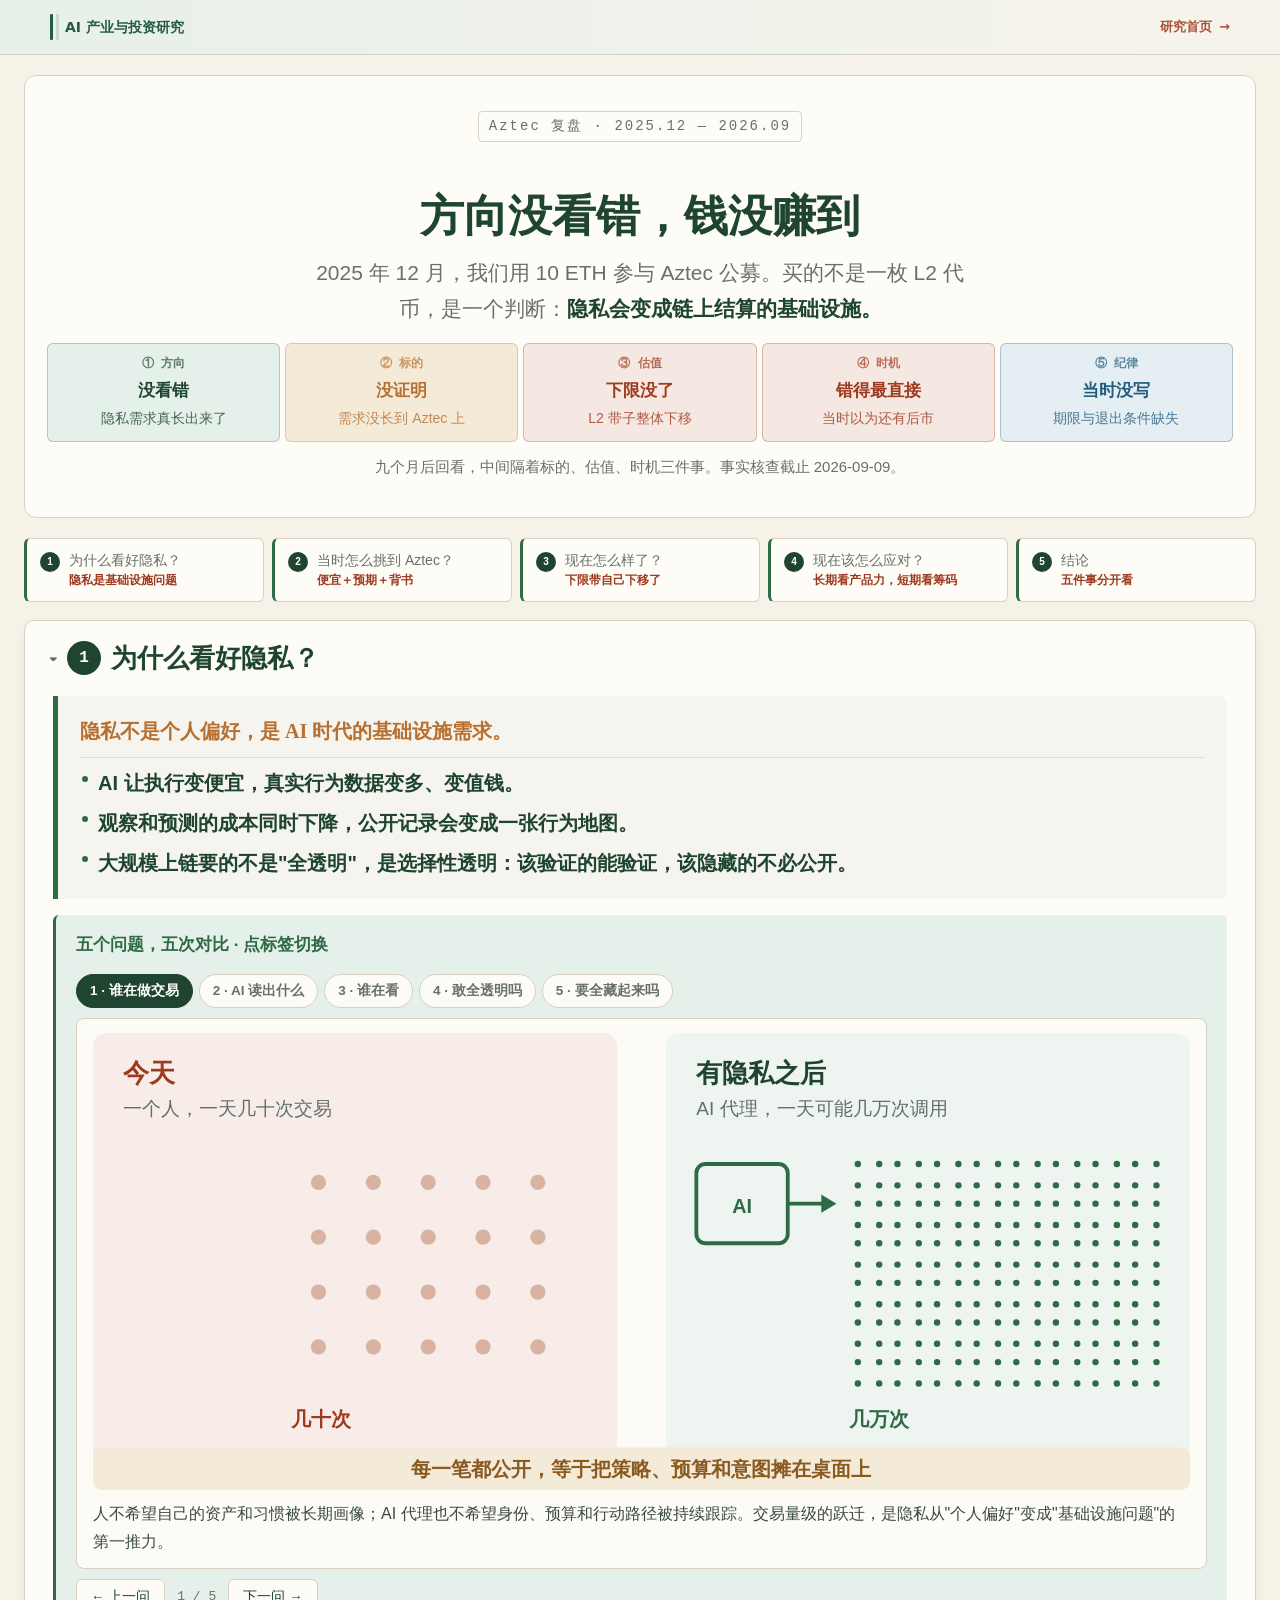
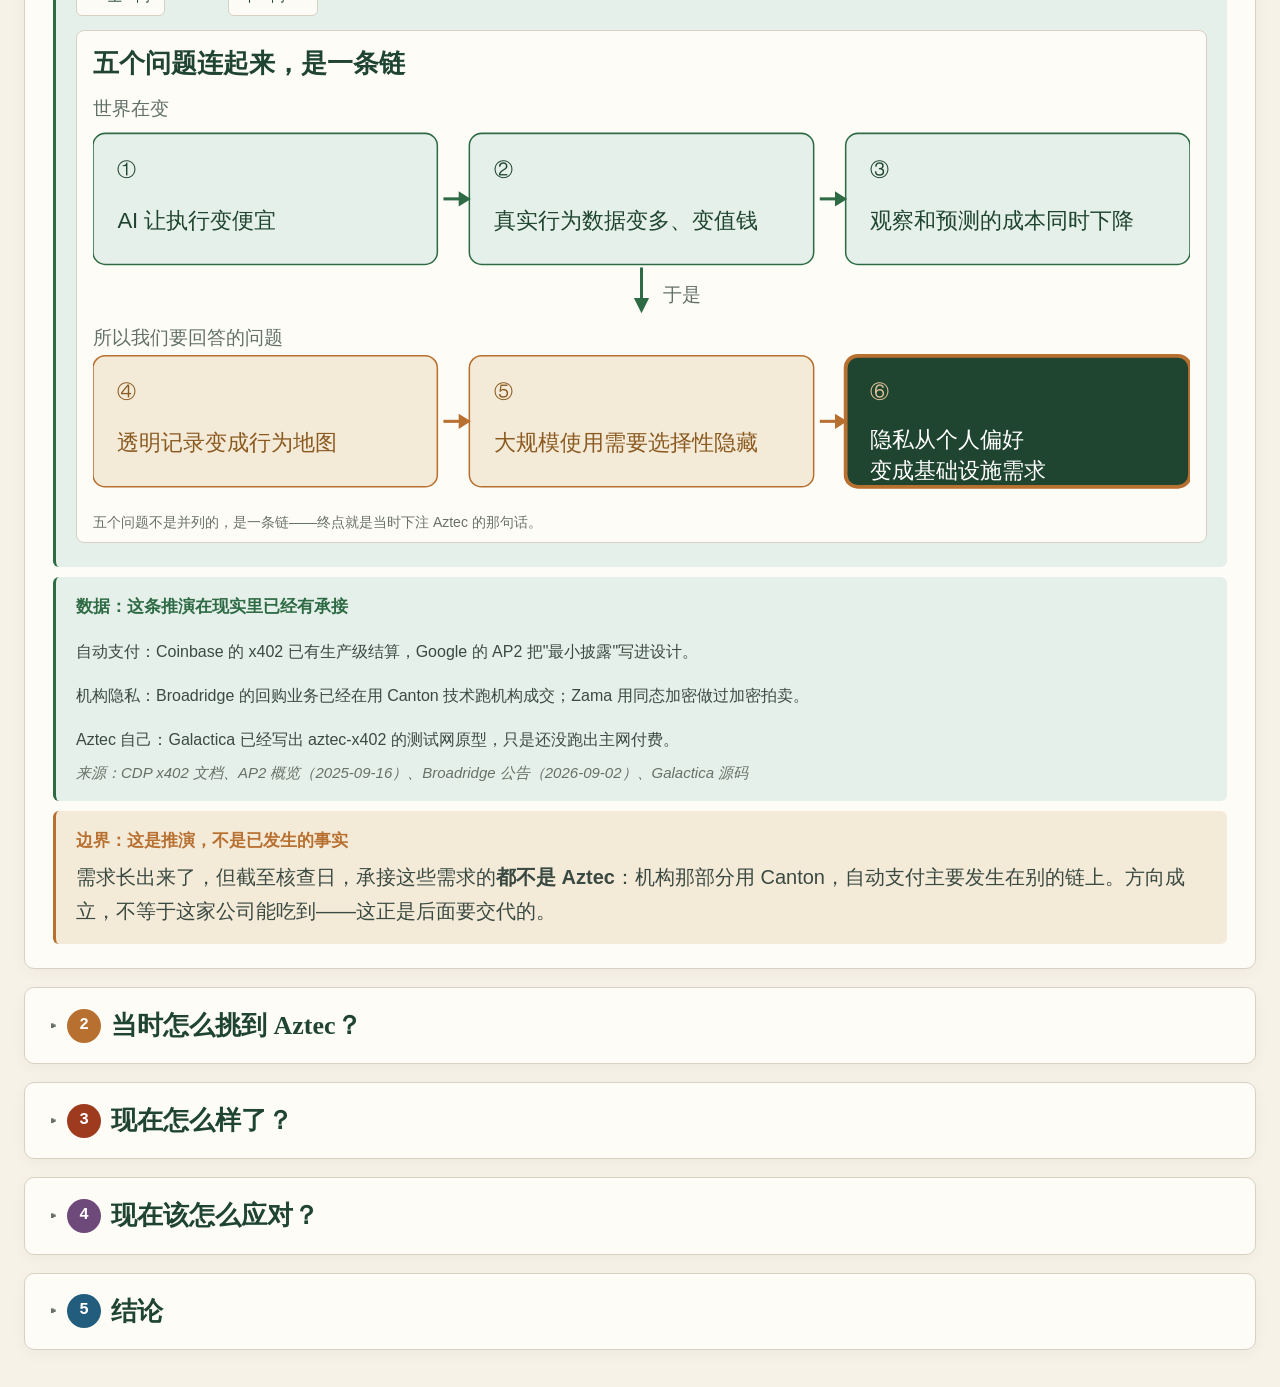
<file: fde-aztec.html>
<!doctype html>
<html lang="zh-CN">
<head>
<meta charset="utf-8">
<meta name="viewport" content="width=device-width, initial-scale=1">
<title>Aztec 复盘｜AI 产业与投资研究</title>
<style>
body{margin:0;padding:20px 24px;font:15px/1.75 "PingFang SC",sans-serif;background:#f7f2e7;color:#24382c}
:root{--ink:#20251f;--muted:#687168;--paper:#fffdf8;--bg:#f4f1eb;--wood:#1f4530;--fire:#9e3a1e;--gold:#b87030;--line:#d8d0c2}
</style>
<link rel="stylesheet" href="assets/research-series.css">
<link rel="icon" href="assets/favicon.svg" type="image/svg+xml">
</head>
<body class="research-series-page research-series-page--padded">
<header class="research-series-bar">
  <a class="research-series-link" href="index.html" aria-label="返回 AI 产业与投资研究首页">
    <span class="research-series-mark" aria-hidden="true"></span>
    <span class="research-series-name">AI 产业与投资研究</span>
    <span class="research-series-home">研究首页 <span aria-hidden="true">→</span></span>
  </a>
</header>
<section id="aztec" class="panel">
<style>
:root{--green-dark:#1f4530;--green-mid:#2e6b45;--green-soft:#e6f0ea;--blue:#235d7d;--blue-soft:#e5eef3;--amber:#b87030;--amber-soft:#f4ead8;--red:#9e3a1e;--red-soft:#f5e7e2;--purple:#6d4a7a;--purple-soft:#f0e8f3;--serif:"Songti SC","Noto Serif SC",Georgia,serif;--mono:ui-monospace,SFMono-Regular,Menlo,monospace}
.azx{font-size:22px;line-height:1.75;color:var(--ink)}
.azx .hero{text-align:center;padding:28px 22px 22px;border:1px solid var(--line);background:rgba(255,253,248,.92);border-radius:12px;margin-bottom:20px}
.azx .hero-tag{display:inline-block;font-size:14px;letter-spacing:2px;color:var(--muted);border:1px solid var(--line);border-radius:4px;padding:2px 10px;margin-bottom:10px;font-family:var(--mono)}
.azx .hero h1{font-family:var(--serif);font-size:clamp(30px,5vw,44px);font-weight:900;color:var(--green-dark);line-height:1.3;margin-bottom:10px}
.azx .one-line{font-size:21px;color:var(--muted);max-width:660px;margin:0 auto 16px;line-height:1.7}
.azx .one-line strong{color:var(--green-dark)}
.azx .hero-note{font-size:15px;color:var(--muted);margin-top:12px}
.azx .eq-bar{display:flex;gap:5px;margin:14px 0 0;flex-wrap:wrap}
.azx .eq-step{flex:1;min-width:140px;padding:10px 14px;border-radius:6px;text-align:center}
.azx .eq-step small{display:block;font-size:12px;font-weight:600;opacity:.7;margin-bottom:1px;font-family:var(--mono)}
.azx .eq-step b{display:block;font-size:17px;font-weight:700}
.azx .eq-step span{display:block;font-size:14px;margin-top:1px;opacity:.8}
.azx .eq-red{background:var(--red-soft);color:var(--red);border:1px solid rgba(158,58,30,.3)}
.azx .eq-yellow{background:var(--amber-soft);color:var(--amber);border:1px solid rgba(184,112,48,.3)}
.azx .eq-green{background:var(--green-soft);color:var(--green-dark);border:1px solid rgba(46,107,69,.3)}
.azx .eq-gray{background:var(--blue-soft);color:var(--blue);border:1px solid rgba(35,93,125,.3)}
.azx .toc{display:grid;grid-template-columns:repeat(auto-fit,minmax(196px,1fr));gap:8px;margin:0 0 18px}
.azx .toc a{display:flex;gap:9px;align-items:flex-start;padding:11px 13px;border:1px solid var(--line);border-left:3px solid var(--green-mid);border-radius:6px;background:rgba(255,253,248,.9);text-decoration:none;color:var(--muted);font-size:14px;line-height:1.45;transition:all .15s}
.azx .toc a:hover{background:var(--green-soft);border-left-color:var(--green-dark);color:var(--green-dark)}
.azx .toc a i{font-style:normal;display:inline-flex;align-items:center;justify-content:center;min-width:20px;height:20px;border-radius:50%;background:var(--green-dark);color:#fff;font-size:10px;font-weight:700;flex:none;margin-top:2px}
.azx .toc a em{display:block;font-style:normal;font-size:12px;font-weight:600;color:var(--red);margin-top:2px}
.azx .section{margin-bottom:18px;border:1px solid var(--line);border-radius:10px;background:rgba(255,253,248,.92);box-shadow:0 4px 16px rgba(30,31,27,.04);overflow:hidden;scroll-margin-top:24px}
.azx .section:hover{box-shadow:0 6px 24px rgba(30,31,27,.08)}
.azx .question{font-family:var(--serif);font-size:26px;font-weight:700;line-height:1.35;list-style:none;cursor:pointer;user-select:none;padding:20px 24px;display:flex;align-items:center;gap:10px;color:var(--green-dark)}
.azx .question::-webkit-details-marker{display:none}
.azx .question::before{content:'\25B8';font-size:16px;color:var(--muted);transition:transform .15s;flex:none}
.azx details[open]>.question::before{content:'\25BE'}
.azx .question:hover{background:rgba(230,240,234,.25)}
.azx .qnum{display:inline-flex;align-items:center;justify-content:center;min-width:34px;height:34px;border-radius:50%;font-family:var(--mono);font-size:16px;font-weight:700;color:#fff;flex-shrink:0}
.azx .section-body{padding:0 28px 24px;font-size:21px;line-height:1.75;color:#3a4a42}
.azx .section-body p{margin-bottom:8px}
.azx .verdict{padding:18px 22px;background:rgba(31,69,48,.04);border-left:5px solid var(--green-mid);border-radius:0 8px 8px 0;margin-bottom:16px}
.azx .v-eq{display:block;font-family:var(--serif);font-size:20px;font-weight:700;color:var(--amber);margin-bottom:8px;padding-bottom:8px;border-bottom:1px solid rgba(31,69,48,.12)}
.azx .verdict ol{margin:0;padding:0 0 0 18px;list-style:none}
.azx .verdict li{position:relative;font-size:20px;line-height:1.75;color:var(--green-dark);font-weight:600;margin-bottom:5px}
.azx .verdict li:last-child{margin-bottom:0}
.azx .verdict li::before{content:"";position:absolute;left:-16px;top:10px;width:6px;height:6px;border-radius:50%;background:var(--green-mid)}
.azx .ev{font-size:20px;padding:16px 20px;border-radius:6px;margin-top:10px;line-height:1.7}
.azx .ev-fact{background:var(--green-soft);border-left:3px solid var(--green-mid)}
.azx .ev-judge{background:var(--amber-soft);border-left:3px solid var(--amber)}
.azx .ev-explore{background:var(--purple-soft);border-left:3px solid var(--purple)}
.azx .ev-action{background:var(--blue-soft);border-left:3px solid var(--blue)}
.azx .ev-label{font-size:17px;font-weight:700;margin-bottom:4px;display:block}
.azx .ev-src{font-size:15px;color:var(--muted);margin-top:6px;font-style:italic}
.azx .ev p{font-size:16px;line-height:1.75;margin-bottom:8px}
.azx .ev p:last-of-type{margin-bottom:0}
.azx .q-row{border-top:1px solid rgba(31,69,48,.14);padding:12px 0 10px}
.azx .q-row:first-of-type{border-top:0;padding-top:2px}
.azx .q-row>b{display:block;font-size:17px;color:var(--green-dark);margin-bottom:7px}
.azx .q-cmp{display:grid;grid-template-columns:1fr 1fr;gap:8px}
.azx .q-cmp>div{padding:10px 13px;border-radius:5px;font-size:15px;line-height:1.7}
.azx .q-cmp .now{background:var(--red-soft);border-left:3px solid var(--red)}
.azx .q-cmp .priv{background:rgba(255,253,248,.85);border-left:3px solid var(--green-mid)}
.azx .q-cmp span{display:block;font-family:var(--mono);font-size:12px;letter-spacing:.06em;margin-bottom:3px}
.azx .q-cmp .now span{color:var(--red)}
.azx .q-cmp .priv span{color:var(--green-mid)}
.azx .band{margin:12px 0 6px}
.azx .band-row{display:grid;grid-template-columns:88px 1fr 76px 1fr 96px;gap:9px;align-items:center;margin:7px 0;font-size:14px}
.azx .band-row.head{font-size:12px;color:var(--muted);font-family:var(--mono);letter-spacing:.04em}
.azx .band-row .b{height:14px;background:rgba(255,253,248,.9);border-radius:3px;overflow:hidden}
.azx .band-row .b i{display:block;height:100%;background:var(--green-mid)}
.azx .band-row .b.now i{background:var(--red)}
.azx .band-row.aztec .b i{background:var(--amber)}
.azx .band-row.aztec{border-top:1px dashed rgba(31,69,48,.25);margin-top:11px;padding-top:10px}
.azx .band-row .v{text-align:right;font-variant-numeric:tabular-nums;color:var(--green-dark);font-weight:600}
.azx .band-row .v em{display:block;font-style:normal;font-size:12px;font-weight:700;color:var(--red)}
.azx .band-row .v em.up{color:var(--amber)}
.azx .num{display:grid;grid-template-columns:repeat(3,1fr);gap:10px;margin:12px 0 4px}
.azx .num>div{padding:13px 15px;background:rgba(255,253,248,.9);border-radius:6px;border-top:3px solid var(--green-mid)}
.azx .num>div:last-child{border-top-color:var(--red)}
.azx .num small{display:block;font-size:13px;color:var(--muted);margin-bottom:8px}
.azx .num strong{display:block;font-family:var(--serif);font-size:34px;line-height:1;color:var(--green-dark)}
.azx .num>div:last-child strong{color:var(--red)}
.azx .num strong em{font-style:normal;font-size:16px;margin-left:3px}
.azx .num p{margin:9px 0 0;font-size:13px;color:var(--muted);line-height:1.6}
.azx table{width:100%;border-collapse:collapse;font-size:16px;margin:10px 0 2px}
.azx th,.azx td{border-bottom:1px solid rgba(31,69,48,.14);padding:9px 10px;text-align:left;vertical-align:top;line-height:1.65}
.azx th{font-family:var(--mono);font-size:13px;letter-spacing:.05em;color:var(--green-dark);background:rgba(31,69,48,.06)}
.azx td:first-child{font-weight:700;color:var(--green-dark);white-space:nowrap}
.azx td.ok{color:var(--green-mid);font-weight:700}
.azx td.no{color:var(--red);font-weight:700}
.azx td.wait{color:var(--amber);font-weight:700}
.azx .quote{margin:10px 0 4px;padding:14px 18px;background:rgba(255,253,248,.9);border-left:4px solid var(--red);border-radius:0 6px 6px 0;font-family:var(--serif);font-size:20px;font-weight:700;color:var(--red);line-height:1.6}
.azx .quote span{display:block;font-family:inherit;font-size:15px;font-weight:400;color:var(--muted);margin-top:8px}
.azx .qz{margin:14px 0 0}
.azx .qz-tabs{display:flex;gap:6px;flex-wrap:wrap;margin-bottom:10px}
.azx .qz-tab{font:600 13.5px "PingFang SC",sans-serif;padding:7px 13px;border:1px solid var(--line);border-radius:20px;background:rgba(255,253,248,.9);color:var(--muted);cursor:pointer}
.azx .qz-tab:hover{border-color:var(--green-mid);color:var(--green-dark)}
.azx .qz-tab.on{background:var(--green-dark);border-color:var(--green-dark);color:#fff}
.azx .qz-stage{background:rgba(255,253,248,.9);border:1px solid var(--line);border-radius:8px;padding:14px 16px 12px}
.azx .qz-slide{display:none}
.azx .qz-slide.on{display:block}
.azx .qz-slide svg{width:100%;height:auto;display:block}
.azx .qz-cap{margin:10px 0 0;font-size:14.5px;color:#3a4a42;line-height:1.75}
.azx .qz-foot{display:flex;align-items:center;gap:12px;margin-top:10px}
.azx .qz-foot button{font:inherit;font-size:13.5px;padding:6px 14px;border:1px solid var(--line);background:rgba(255,253,248,.9);border-radius:6px;cursor:pointer;color:var(--green-dark)}
.azx .qz-foot button:hover{background:var(--green-soft);border-color:var(--green-mid)}
.azx .qz-idx{font-family:var(--mono);font-size:13px;color:var(--muted)}
.azx figure.fig{margin:14px 0 8px;padding:14px 16px 8px;background:rgba(255,253,248,.96);border:1px solid var(--line);border-radius:8px}
.azx figure.fig svg{width:100%;height:auto;display:block}
.azx figure.fig figcaption{font-size:14px;color:var(--muted);margin-top:6px;line-height:1.65}
.azx .fg-t{font:700 17px "PingFang SC",sans-serif;fill:#1f4530}
.azx .fg-l{font:14.5px "PingFang SC",sans-serif;fill:#3a4a42}
.azx .fg-v{font:700 15px "PingFang SC",sans-serif;fill:#3a4a42}
.azx .fg-c{font:700 13px "PingFang SC",sans-serif}
.azx .fg-sm{font:12.5px "PingFang SC",sans-serif;fill:#62706a}
.azx .fg-s{font:12px "PingFang SC",sans-serif;fill:#62706a}
.azx .fg-w{font:700 15px "PingFang SC",sans-serif;fill:#fff}
.azx .go{display:inline-block;margin-top:16px;padding:11px 20px;background:var(--green-dark);color:#fff!important;text-decoration:none;border-radius:6px;font-size:17px}
@media(max-width:760px){.azx figure.fig{overflow-x:auto}.azx figure.fig svg{min-width:620px}}
@media(max-width:960px){.azx{font-size:19px}.azx .section-body{font-size:18px;padding:0 16px 18px}.azx .question{font-size:22px;padding:16px}.azx .verdict li,.azx .ev{font-size:17px}.azx .v-eq{font-size:18px}.azx .q-cmp{grid-template-columns:1fr}.azx .num{grid-template-columns:1fr}.azx .band-row{grid-template-columns:58px 1fr 60px 1fr 74px;gap:5px;font-size:12px}.azx .num strong{font-size:28px}}
</style>
<div class="azx">

<div class="hero">
  <span class="hero-tag">Aztec 复盘 · 2025.12 — 2026.09</span>
  <h1>方向没看错，钱没赚到</h1>
  <p class="one-line">2025 年 12 月，我们用 10 ETH 参与 Aztec 公募。买的不是一枚 L2 代币，是一个判断：<strong>隐私会变成链上结算的基础设施。</strong></p>
  <div class="eq-bar">
    <div class="eq-step eq-green"><small>① 方向</small><b>没看错</b><span>隐私需求真长出来了</span></div>
    <div class="eq-step eq-yellow"><small>② 标的</small><b>没证明</b><span>需求没长到 Aztec 上</span></div>
    <div class="eq-step eq-red"><small>③ 估值</small><b>下限没了</b><span>L2 带子整体下移</span></div>
    <div class="eq-step eq-red"><small>④ 时机</small><b>错得最直接</b><span>当时以为还有后市</span></div>
    <div class="eq-step eq-gray"><small>⑤ 纪律</small><b>当时没写</b><span>期限与退出条件缺失</span></div>
  </div>
  <p class="hero-note">九个月后回看，中间隔着标的、估值、时机三件事。事实核查截止 2026-09-09。</p>
</div>

<nav class="toc">
  <a href="#az1" onclick="var d=document.getElementById('az1');if(d)d.open=true"><i>1</i><span>为什么看好隐私？<em>隐私是基础设施问题</em></span></a>
  <a href="#az2" onclick="var d=document.getElementById('az2');if(d)d.open=true"><i>2</i><span>当时怎么挑到 Aztec？<em>便宜＋预期＋背书</em></span></a>
  <a href="#az3" onclick="var d=document.getElementById('az3');if(d)d.open=true"><i>3</i><span>现在怎么样了？<em>下限带自己下移了</em></span></a>
  <a href="#az4" onclick="var d=document.getElementById('az4');if(d)d.open=true"><i>4</i><span>现在该怎么应对？<em>长期看产品力，短期看筹码</em></span></a>
  <a href="#az5" onclick="var d=document.getElementById('az5');if(d)d.open=true"><i>5</i><span>结论<em>五件事分开看</em></span></a>
</nav>

<details class="section" id="az1" open>
  <summary class="question"><span class="qnum" style="background:var(--green-dark)">1</span>为什么看好隐私？</summary>
  <div class="section-body">
    <div class="verdict"><span class="v-eq">隐私不是个人偏好，是 AI 时代的基础设施需求。</span><ol>
      <li>AI 让执行变便宜，真实行为数据变多、变值钱。</li>
      <li>观察和预测的成本同时下降，公开记录会变成一张行为地图。</li>
      <li>大规模上链要的不是"全透明"，是选择性透明：该验证的能验证，该隐藏的不必公开。</li>
    </ol></div>

    <div class="ev ev-fact">
      <span class="ev-label" style="color:var(--green-mid)">五个问题，五次对比 · 点标签切换</span>
      <div class="qz">
        <div class="qz-tabs"><button class="qz-tab on" data-i="0" type="button">1 · 谁在做交易</button><button class="qz-tab" data-i="1" type="button">2 · AI 读出什么</button><button class="qz-tab" data-i="2" type="button">3 · 谁在看</button><button class="qz-tab" data-i="3" type="button">4 · 敢全透明吗</button><button class="qz-tab" data-i="4" type="button">5 · 要全藏起来吗</button></div>
        <div class="qz-stage"><div class="qz-slide on" data-i="0">
          <svg viewBox="0 0 720 300" role="img" aria-label="今天一个人一天几十次交易，有隐私之后 AI 代理一天可能几万次调用">
          <rect x="0" y="0" width="344" height="300" rx="9" fill="#f7ece7"/>
          <text x="20" y="32" class="fg-t" style="fill:#9e3a1e">今天</text>
          <text x="20" y="54" class="fg-sm">一个人，一天几十次交易</text>
          <circle cx="148" cy="98" r="5" fill="#d9b3a2"/><circle cx="184" cy="98" r="5" fill="#d9b3a2"/><circle cx="220" cy="98" r="5" fill="#d9b3a2"/><circle cx="256" cy="98" r="5" fill="#d9b3a2"/><circle cx="292" cy="98" r="5" fill="#d9b3a2"/><circle cx="148" cy="134" r="5" fill="#d9b3a2"/><circle cx="184" cy="134" r="5" fill="#d9b3a2"/><circle cx="220" cy="134" r="5" fill="#d9b3a2"/><circle cx="256" cy="134" r="5" fill="#d9b3a2"/><circle cx="292" cy="134" r="5" fill="#d9b3a2"/><circle cx="148" cy="170" r="5" fill="#d9b3a2"/><circle cx="184" cy="170" r="5" fill="#d9b3a2"/><circle cx="220" cy="170" r="5" fill="#d9b3a2"/><circle cx="256" cy="170" r="5" fill="#d9b3a2"/><circle cx="292" cy="170" r="5" fill="#d9b3a2"/><circle cx="148" cy="206" r="5" fill="#d9b3a2"/><circle cx="184" cy="206" r="5" fill="#d9b3a2"/><circle cx="220" cy="206" r="5" fill="#d9b3a2"/><circle cx="256" cy="206" r="5" fill="#d9b3a2"/><circle cx="292" cy="206" r="5" fill="#d9b3a2"/><text x="130" y="258" class="fg-c" style="fill:#9e3a1e">几十次</text>
          <rect x="376" y="0" width="344" height="300" rx="9" fill="#eef4f0"/>
          <text x="396" y="32" class="fg-t">有隐私之后</text>
          <text x="396" y="54" class="fg-sm">AI 代理，一天可能几万次调用</text>
          <rect x="396" y="86" width="60" height="52" rx="6" fill="none" stroke="#2e6b45" stroke-width="2.5"/>
          <text x="426" y="118" class="fg-c" style="text-anchor:middle;fill:#2e6b45">AI</text>
          <path d="M456 112 h26" stroke="#2e6b45" stroke-width="2.5"/>
          <path d="M478 106 L488 112 L478 118 z" fill="#2e6b45"/>
          <circle cx="502" cy="86" r="2.1" fill="#2e6b45"/><circle cx="516" cy="86" r="2.1" fill="#2e6b45"/><circle cx="528" cy="86" r="2.1" fill="#2e6b45"/><circle cx="542" cy="86" r="2.1" fill="#2e6b45"/><circle cx="554" cy="86" r="2.1" fill="#2e6b45"/><circle cx="568" cy="86" r="2.1" fill="#2e6b45"/><circle cx="580" cy="86" r="2.1" fill="#2e6b45"/><circle cx="594" cy="86" r="2.1" fill="#2e6b45"/><circle cx="606" cy="86" r="2.1" fill="#2e6b45"/><circle cx="620" cy="86" r="2.1" fill="#2e6b45"/><circle cx="632" cy="86" r="2.1" fill="#2e6b45"/><circle cx="646" cy="86" r="2.1" fill="#2e6b45"/><circle cx="658" cy="86" r="2.1" fill="#2e6b45"/><circle cx="672" cy="86" r="2.1" fill="#2e6b45"/><circle cx="684" cy="86" r="2.1" fill="#2e6b45"/><circle cx="698" cy="86" r="2.1" fill="#2e6b45"/><circle cx="502" cy="100" r="2.1" fill="#2e6b45"/><circle cx="516" cy="100" r="2.1" fill="#2e6b45"/><circle cx="528" cy="100" r="2.1" fill="#2e6b45"/><circle cx="542" cy="100" r="2.1" fill="#2e6b45"/><circle cx="554" cy="100" r="2.1" fill="#2e6b45"/><circle cx="568" cy="100" r="2.1" fill="#2e6b45"/><circle cx="580" cy="100" r="2.1" fill="#2e6b45"/><circle cx="594" cy="100" r="2.1" fill="#2e6b45"/><circle cx="606" cy="100" r="2.1" fill="#2e6b45"/><circle cx="620" cy="100" r="2.1" fill="#2e6b45"/><circle cx="632" cy="100" r="2.1" fill="#2e6b45"/><circle cx="646" cy="100" r="2.1" fill="#2e6b45"/><circle cx="658" cy="100" r="2.1" fill="#2e6b45"/><circle cx="672" cy="100" r="2.1" fill="#2e6b45"/><circle cx="684" cy="100" r="2.1" fill="#2e6b45"/><circle cx="698" cy="100" r="2.1" fill="#2e6b45"/><circle cx="502" cy="112" r="2.1" fill="#2e6b45"/><circle cx="516" cy="112" r="2.1" fill="#2e6b45"/><circle cx="528" cy="112" r="2.1" fill="#2e6b45"/><circle cx="542" cy="112" r="2.1" fill="#2e6b45"/><circle cx="554" cy="112" r="2.1" fill="#2e6b45"/><circle cx="568" cy="112" r="2.1" fill="#2e6b45"/><circle cx="580" cy="112" r="2.1" fill="#2e6b45"/><circle cx="594" cy="112" r="2.1" fill="#2e6b45"/><circle cx="606" cy="112" r="2.1" fill="#2e6b45"/><circle cx="620" cy="112" r="2.1" fill="#2e6b45"/><circle cx="632" cy="112" r="2.1" fill="#2e6b45"/><circle cx="646" cy="112" r="2.1" fill="#2e6b45"/><circle cx="658" cy="112" r="2.1" fill="#2e6b45"/><circle cx="672" cy="112" r="2.1" fill="#2e6b45"/><circle cx="684" cy="112" r="2.1" fill="#2e6b45"/><circle cx="698" cy="112" r="2.1" fill="#2e6b45"/><circle cx="502" cy="126" r="2.1" fill="#2e6b45"/><circle cx="516" cy="126" r="2.1" fill="#2e6b45"/><circle cx="528" cy="126" r="2.1" fill="#2e6b45"/><circle cx="542" cy="126" r="2.1" fill="#2e6b45"/><circle cx="554" cy="126" r="2.1" fill="#2e6b45"/><circle cx="568" cy="126" r="2.1" fill="#2e6b45"/><circle cx="580" cy="126" r="2.1" fill="#2e6b45"/><circle cx="594" cy="126" r="2.1" fill="#2e6b45"/><circle cx="606" cy="126" r="2.1" fill="#2e6b45"/><circle cx="620" cy="126" r="2.1" fill="#2e6b45"/><circle cx="632" cy="126" r="2.1" fill="#2e6b45"/><circle cx="646" cy="126" r="2.1" fill="#2e6b45"/><circle cx="658" cy="126" r="2.1" fill="#2e6b45"/><circle cx="672" cy="126" r="2.1" fill="#2e6b45"/><circle cx="684" cy="126" r="2.1" fill="#2e6b45"/><circle cx="698" cy="126" r="2.1" fill="#2e6b45"/><circle cx="502" cy="138" r="2.1" fill="#2e6b45"/><circle cx="516" cy="138" r="2.1" fill="#2e6b45"/><circle cx="528" cy="138" r="2.1" fill="#2e6b45"/><circle cx="542" cy="138" r="2.1" fill="#2e6b45"/><circle cx="554" cy="138" r="2.1" fill="#2e6b45"/><circle cx="568" cy="138" r="2.1" fill="#2e6b45"/><circle cx="580" cy="138" r="2.1" fill="#2e6b45"/><circle cx="594" cy="138" r="2.1" fill="#2e6b45"/><circle cx="606" cy="138" r="2.1" fill="#2e6b45"/><circle cx="620" cy="138" r="2.1" fill="#2e6b45"/><circle cx="632" cy="138" r="2.1" fill="#2e6b45"/><circle cx="646" cy="138" r="2.1" fill="#2e6b45"/><circle cx="658" cy="138" r="2.1" fill="#2e6b45"/><circle cx="672" cy="138" r="2.1" fill="#2e6b45"/><circle cx="684" cy="138" r="2.1" fill="#2e6b45"/><circle cx="698" cy="138" r="2.1" fill="#2e6b45"/><circle cx="502" cy="152" r="2.1" fill="#2e6b45"/><circle cx="516" cy="152" r="2.1" fill="#2e6b45"/><circle cx="528" cy="152" r="2.1" fill="#2e6b45"/><circle cx="542" cy="152" r="2.1" fill="#2e6b45"/><circle cx="554" cy="152" r="2.1" fill="#2e6b45"/><circle cx="568" cy="152" r="2.1" fill="#2e6b45"/><circle cx="580" cy="152" r="2.1" fill="#2e6b45"/><circle cx="594" cy="152" r="2.1" fill="#2e6b45"/><circle cx="606" cy="152" r="2.1" fill="#2e6b45"/><circle cx="620" cy="152" r="2.1" fill="#2e6b45"/><circle cx="632" cy="152" r="2.1" fill="#2e6b45"/><circle cx="646" cy="152" r="2.1" fill="#2e6b45"/><circle cx="658" cy="152" r="2.1" fill="#2e6b45"/><circle cx="672" cy="152" r="2.1" fill="#2e6b45"/><circle cx="684" cy="152" r="2.1" fill="#2e6b45"/><circle cx="698" cy="152" r="2.1" fill="#2e6b45"/><circle cx="502" cy="164" r="2.1" fill="#2e6b45"/><circle cx="516" cy="164" r="2.1" fill="#2e6b45"/><circle cx="528" cy="164" r="2.1" fill="#2e6b45"/><circle cx="542" cy="164" r="2.1" fill="#2e6b45"/><circle cx="554" cy="164" r="2.1" fill="#2e6b45"/><circle cx="568" cy="164" r="2.1" fill="#2e6b45"/><circle cx="580" cy="164" r="2.1" fill="#2e6b45"/><circle cx="594" cy="164" r="2.1" fill="#2e6b45"/><circle cx="606" cy="164" r="2.1" fill="#2e6b45"/><circle cx="620" cy="164" r="2.1" fill="#2e6b45"/><circle cx="632" cy="164" r="2.1" fill="#2e6b45"/><circle cx="646" cy="164" r="2.1" fill="#2e6b45"/><circle cx="658" cy="164" r="2.1" fill="#2e6b45"/><circle cx="672" cy="164" r="2.1" fill="#2e6b45"/><circle cx="684" cy="164" r="2.1" fill="#2e6b45"/><circle cx="698" cy="164" r="2.1" fill="#2e6b45"/><circle cx="502" cy="178" r="2.1" fill="#2e6b45"/><circle cx="516" cy="178" r="2.1" fill="#2e6b45"/><circle cx="528" cy="178" r="2.1" fill="#2e6b45"/><circle cx="542" cy="178" r="2.1" fill="#2e6b45"/><circle cx="554" cy="178" r="2.1" fill="#2e6b45"/><circle cx="568" cy="178" r="2.1" fill="#2e6b45"/><circle cx="580" cy="178" r="2.1" fill="#2e6b45"/><circle cx="594" cy="178" r="2.1" fill="#2e6b45"/><circle cx="606" cy="178" r="2.1" fill="#2e6b45"/><circle cx="620" cy="178" r="2.1" fill="#2e6b45"/><circle cx="632" cy="178" r="2.1" fill="#2e6b45"/><circle cx="646" cy="178" r="2.1" fill="#2e6b45"/><circle cx="658" cy="178" r="2.1" fill="#2e6b45"/><circle cx="672" cy="178" r="2.1" fill="#2e6b45"/><circle cx="684" cy="178" r="2.1" fill="#2e6b45"/><circle cx="698" cy="178" r="2.1" fill="#2e6b45"/><circle cx="502" cy="190" r="2.1" fill="#2e6b45"/><circle cx="516" cy="190" r="2.1" fill="#2e6b45"/><circle cx="528" cy="190" r="2.1" fill="#2e6b45"/><circle cx="542" cy="190" r="2.1" fill="#2e6b45"/><circle cx="554" cy="190" r="2.1" fill="#2e6b45"/><circle cx="568" cy="190" r="2.1" fill="#2e6b45"/><circle cx="580" cy="190" r="2.1" fill="#2e6b45"/><circle cx="594" cy="190" r="2.1" fill="#2e6b45"/><circle cx="606" cy="190" r="2.1" fill="#2e6b45"/><circle cx="620" cy="190" r="2.1" fill="#2e6b45"/><circle cx="632" cy="190" r="2.1" fill="#2e6b45"/><circle cx="646" cy="190" r="2.1" fill="#2e6b45"/><circle cx="658" cy="190" r="2.1" fill="#2e6b45"/><circle cx="672" cy="190" r="2.1" fill="#2e6b45"/><circle cx="684" cy="190" r="2.1" fill="#2e6b45"/><circle cx="698" cy="190" r="2.1" fill="#2e6b45"/><circle cx="502" cy="204" r="2.1" fill="#2e6b45"/><circle cx="516" cy="204" r="2.1" fill="#2e6b45"/><circle cx="528" cy="204" r="2.1" fill="#2e6b45"/><circle cx="542" cy="204" r="2.1" fill="#2e6b45"/><circle cx="554" cy="204" r="2.1" fill="#2e6b45"/><circle cx="568" cy="204" r="2.1" fill="#2e6b45"/><circle cx="580" cy="204" r="2.1" fill="#2e6b45"/><circle cx="594" cy="204" r="2.1" fill="#2e6b45"/><circle cx="606" cy="204" r="2.1" fill="#2e6b45"/><circle cx="620" cy="204" r="2.1" fill="#2e6b45"/><circle cx="632" cy="204" r="2.1" fill="#2e6b45"/><circle cx="646" cy="204" r="2.1" fill="#2e6b45"/><circle cx="658" cy="204" r="2.1" fill="#2e6b45"/><circle cx="672" cy="204" r="2.1" fill="#2e6b45"/><circle cx="684" cy="204" r="2.1" fill="#2e6b45"/><circle cx="698" cy="204" r="2.1" fill="#2e6b45"/><circle cx="502" cy="216" r="2.1" fill="#2e6b45"/><circle cx="516" cy="216" r="2.1" fill="#2e6b45"/><circle cx="528" cy="216" r="2.1" fill="#2e6b45"/><circle cx="542" cy="216" r="2.1" fill="#2e6b45"/><circle cx="554" cy="216" r="2.1" fill="#2e6b45"/><circle cx="568" cy="216" r="2.1" fill="#2e6b45"/><circle cx="580" cy="216" r="2.1" fill="#2e6b45"/><circle cx="594" cy="216" r="2.1" fill="#2e6b45"/><circle cx="606" cy="216" r="2.1" fill="#2e6b45"/><circle cx="620" cy="216" r="2.1" fill="#2e6b45"/><circle cx="632" cy="216" r="2.1" fill="#2e6b45"/><circle cx="646" cy="216" r="2.1" fill="#2e6b45"/><circle cx="658" cy="216" r="2.1" fill="#2e6b45"/><circle cx="672" cy="216" r="2.1" fill="#2e6b45"/><circle cx="684" cy="216" r="2.1" fill="#2e6b45"/><circle cx="698" cy="216" r="2.1" fill="#2e6b45"/><circle cx="502" cy="230" r="2.1" fill="#2e6b45"/><circle cx="516" cy="230" r="2.1" fill="#2e6b45"/><circle cx="528" cy="230" r="2.1" fill="#2e6b45"/><circle cx="542" cy="230" r="2.1" fill="#2e6b45"/><circle cx="554" cy="230" r="2.1" fill="#2e6b45"/><circle cx="568" cy="230" r="2.1" fill="#2e6b45"/><circle cx="580" cy="230" r="2.1" fill="#2e6b45"/><circle cx="594" cy="230" r="2.1" fill="#2e6b45"/><circle cx="606" cy="230" r="2.1" fill="#2e6b45"/><circle cx="620" cy="230" r="2.1" fill="#2e6b45"/><circle cx="632" cy="230" r="2.1" fill="#2e6b45"/><circle cx="646" cy="230" r="2.1" fill="#2e6b45"/><circle cx="658" cy="230" r="2.1" fill="#2e6b45"/><circle cx="672" cy="230" r="2.1" fill="#2e6b45"/><circle cx="684" cy="230" r="2.1" fill="#2e6b45"/><circle cx="698" cy="230" r="2.1" fill="#2e6b45"/>
          <text x="496" y="258" class="fg-c" style="fill:#2e6b45">几万次</text>
          <rect x="0" y="272" width="720" height="28" rx="6" fill="#f4ead8"/>
          <text x="360" y="291" class="fg-c" style="text-anchor:middle;fill:#8a5a20">每一笔都公开，等于把策略、预算和意图摊在桌面上</text>
        </svg>
          <p class="qz-cap">人不希望自己的资产和习惯被长期画像；AI 代理也不希望身份、预算和行动路径被持续跟踪。交易量级的跃迁，是隐私从"个人偏好"变成"基础设施问题"的第一推力。</p>
        </div><div class="qz-slide" data-i="1">
          <svg viewBox="0 0 720 300" role="img" aria-label="同一份公开记录：今天没人看得完，AI 全量读取后连成一张行为地图">
          <rect x="0" y="0" width="220" height="300" rx="9" fill="#f4f1eb" stroke="#d8d0c2"/>
          <text x="18" y="32" class="fg-t">今天</text>
          <text x="18" y="54" class="fg-sm">记录公开，没人看得完</text>
          <circle cx="47" cy="130" r="4.5" fill="#cdc6b8"/><circle cx="82" cy="152" r="4.5" fill="#cdc6b8"/><circle cx="122" cy="125" r="4.5" fill="#cdc6b8"/><circle cx="162" cy="160" r="4.5" fill="#cdc6b8"/><circle cx="192" cy="135" r="4.5" fill="#cdc6b8"/><circle cx="62" cy="190" r="4.5" fill="#cdc6b8"/><circle cx="107" cy="210" r="4.5" fill="#cdc6b8"/><circle cx="152" cy="195" r="4.5" fill="#cdc6b8"/><circle cx="187" cy="215" r="4.5" fill="#cdc6b8"/><circle cx="37" cy="220" r="4.5" fill="#cdc6b8"/><circle cx="97" cy="180" r="4.5" fill="#cdc6b8"/><circle cx="142" cy="145" r="4.5" fill="#cdc6b8"/>
          <circle cx="107" cy="178" r="7" fill="none" stroke="#2e6b45" stroke-width="2"/>
          <text x="110" y="256" class="fg-c" style="text-anchor:middle;fill:#62706a">零星几个点被注意到</text>
          <path d="M226 150 h24" stroke="#b8b0a0" stroke-width="2"/>
          <path d="M246 145 L254 150 L246 155 z" fill="#b8b0a0"/>
          <rect x="260" y="0" width="200" height="300" rx="9" fill="#eef4f0" stroke="#9dc0ac"/>
          <text x="278" y="32" class="fg-t">AI 介入后</text>
          <text x="278" y="54" class="fg-sm">全量读取、互相关联</text>
          <line x1="307" y1="130" x2="342" y2="152" stroke="#6f9c83" stroke-width="1.3"/><line x1="342" y1="152" x2="382" y2="125" stroke="#6f9c83" stroke-width="1.3"/><line x1="382" y1="125" x2="422" y2="160" stroke="#6f9c83" stroke-width="1.3"/><line x1="422" y1="160" x2="452" y2="135" stroke="#6f9c83" stroke-width="1.3"/><line x1="322" y1="190" x2="367" y2="210" stroke="#6f9c83" stroke-width="1.3"/><line x1="367" y1="210" x2="412" y2="195" stroke="#6f9c83" stroke-width="1.3"/><line x1="357" y1="180" x2="402" y2="145" stroke="#6f9c83" stroke-width="1.3"/><line x1="402" y1="145" x2="422" y2="160" stroke="#6f9c83" stroke-width="1.3"/><circle cx="307" cy="130" r="4.5" fill="#2e6b45"/><circle cx="342" cy="152" r="4.5" fill="#2e6b45"/><circle cx="382" cy="125" r="4.5" fill="#2e6b45"/><circle cx="422" cy="160" r="4.5" fill="#2e6b45"/><circle cx="452" cy="135" r="4.5" fill="#2e6b45"/><circle cx="322" cy="190" r="4.5" fill="#2e6b45"/><circle cx="367" cy="210" r="4.5" fill="#2e6b45"/><circle cx="412" cy="195" r="4.5" fill="#2e6b45"/><circle cx="447" cy="215" r="4.5" fill="#2e6b45"/><circle cx="297" cy="220" r="4.5" fill="#2e6b45"/><circle cx="357" cy="180" r="4.5" fill="#2e6b45"/><circle cx="402" cy="145" r="4.5" fill="#2e6b45"/>
          <text x="360" y="256" class="fg-c" style="text-anchor:middle;fill:#2e6b45">同样的记录，读成一张关系网</text>
          <path d="M466 150 h24" stroke="#b8b0a0" stroke-width="2"/>
          <path d="M486 145 L494 150 L486 155 z" fill="#b8b0a0"/>
          <rect x="500" y="0" width="220" height="300" rx="9" fill="#f7ece7" stroke="#dda893"/>
          <text x="518" y="32" class="fg-t" style="fill:#9e3a1e">结果</text>
          <text x="518" y="54" class="fg-sm">一张能预测下一步的地图</text>
          <line x1="547" y1="130" x2="582" y2="152" stroke="#c98a72" stroke-width="1.3"/><line x1="582" y1="152" x2="622" y2="125" stroke="#c98a72" stroke-width="1.3"/><line x1="622" y1="125" x2="662" y2="160" stroke="#c98a72" stroke-width="1.3"/><line x1="662" y1="160" x2="692" y2="135" stroke="#c98a72" stroke-width="1.3"/><line x1="562" y1="190" x2="607" y2="210" stroke="#c98a72" stroke-width="1.3"/><line x1="607" y1="210" x2="652" y2="195" stroke="#c98a72" stroke-width="1.3"/><line x1="597" y1="180" x2="642" y2="145" stroke="#c98a72" stroke-width="1.3"/><line x1="642" y1="145" x2="662" y2="160" stroke="#c98a72" stroke-width="1.3"/><line x1="547" y1="130" x2="597" y2="180" stroke="#c98a72" stroke-width="1.3"/><line x1="597" y1="180" x2="562" y2="190" stroke="#c98a72" stroke-width="1.3"/><line x1="537" y1="220" x2="562" y2="190" stroke="#c98a72" stroke-width="1.3"/><line x1="652" y1="195" x2="687" y2="215" stroke="#c98a72" stroke-width="1.3"/><line x1="692" y1="135" x2="662" y2="160" stroke="#c98a72" stroke-width="1.3"/><line x1="622" y1="125" x2="642" y2="145" stroke="#c98a72" stroke-width="1.3"/><line x1="582" y1="152" x2="597" y2="180" stroke="#c98a72" stroke-width="1.3"/><line x1="547" y1="130" x2="537" y2="220" stroke="#c98a72" stroke-width="1.3"/><line x1="687" y1="215" x2="652" y2="195" stroke="#c98a72" stroke-width="1.3"/><line x1="537" y1="220" x2="547" y2="130" stroke="#c98a72" stroke-width="1.3"/><circle cx="547" cy="130" r="4.5" fill="#9e3a1e"/><circle cx="582" cy="152" r="4.5" fill="#9e3a1e"/><circle cx="622" cy="125" r="4.5" fill="#9e3a1e"/><circle cx="662" cy="160" r="4.5" fill="#9e3a1e"/><circle cx="692" cy="135" r="4.5" fill="#9e3a1e"/><circle cx="562" cy="190" r="4.5" fill="#9e3a1e"/><circle cx="607" cy="210" r="4.5" fill="#9e3a1e"/><circle cx="652" cy="195" r="4.5" fill="#9e3a1e"/><circle cx="687" cy="215" r="4.5" fill="#9e3a1e"/><circle cx="537" cy="220" r="4.5" fill="#9e3a1e"/><circle cx="597" cy="180" r="4.5" fill="#9e3a1e"/><circle cx="642" cy="145" r="4.5" fill="#9e3a1e"/>
          <g transform="translate(510,40)">
            <circle cx="97" cy="170" r="9" fill="#9e3a1e"/>
            <circle cx="97" cy="170" r="15" fill="none" stroke="#9e3a1e" stroke-width="1.6" opacity=".55"/>
            <text x="97" y="174" class="fg-w" text-anchor="middle" style="font-size:11px">你</text>
          </g>
          <text x="610" y="256" class="fg-c" style="text-anchor:middle;fill:#9e3a1e">资产、对手方、习惯、关系全部可推</text>
        </svg>
          <p class="qz-cap">同一份公开记录，看的人不同，价值就不同。今天的问题是"看不过来"，AI 时代的问题是"藏不住"。</p>
        </div><div class="qz-slide" data-i="2">
          <svg viewBox="0 0 720 300" role="img" aria-label="今天只有一个观察者盯着你，AI 之后是一群 bot 同时盯着你">
          <rect x="0" y="0" width="344" height="300" rx="9" fill="#f7ece7"/>
          <text x="20" y="32" class="fg-t" style="fill:#9e3a1e">今天</text>
          <text x="20" y="54" class="fg-sm">看的人少、慢、贵</text>
          <g><rect x="77" y="87" width="30" height="26" rx="7" fill="#fffdf8" stroke="#c98a72" stroke-width="2"/><circle cx="92" cy="100" r="6.3" fill="#c98a72"/><circle cx="92" cy="100" r="2.2" fill="#fffdf8"/></g><line x1="107" y1="104" x2="164" y2="124" stroke="#c98a72" stroke-width="1.6" stroke-dasharray="5 4" opacity=".8"/><g stroke="#9e3a1e" stroke-width="2.5" fill="none"><circle cx="172" cy="117" r="14"/><line x1="172" y1="131" x2="172" y2="171"/><line x1="152" y1="143" x2="192" y2="143"/><line x1="172" y1="171" x2="160" y2="197"/><line x1="172" y1="171" x2="184" y2="197"/></g>
          <text x="172" y="252" class="fg-c" style="text-anchor:middle;fill:#9e3a1e">盯一个人，要花人力和时间</text>
          <rect x="376" y="0" width="344" height="300" rx="9" fill="#eef4f0"/>
          <text x="396" y="32" class="fg-t">有隐私之后</text>
          <text x="396" y="54" class="fg-sm">看的人多、快、便宜</text>
          <line x1="660" y1="150" x2="579" y2="150" stroke="#2e6b45" stroke-width="1.6" stroke-dasharray="5 4" opacity=".8"/><line x1="627" y1="196" x2="570" y2="163" stroke="#2e6b45" stroke-width="1.6" stroke-dasharray="5 4" opacity=".8"/><line x1="548" y1="216" x2="548" y2="168" stroke="#2e6b45" stroke-width="1.6" stroke-dasharray="5 4" opacity=".8"/><line x1="468" y1="196" x2="525" y2="163" stroke="#2e6b45" stroke-width="1.6" stroke-dasharray="5 4" opacity=".8"/><line x1="436" y1="150" x2="516" y2="150" stroke="#2e6b45" stroke-width="1.6" stroke-dasharray="5 4" opacity=".8"/><line x1="468" y1="103" x2="525" y2="136" stroke="#2e6b45" stroke-width="1.6" stroke-dasharray="5 4" opacity=".8"/><line x1="548" y1="84" x2="548" y2="131" stroke="#2e6b45" stroke-width="1.6" stroke-dasharray="5 4" opacity=".8"/><line x1="627" y1="103" x2="570" y2="136" stroke="#2e6b45" stroke-width="1.6" stroke-dasharray="5 4" opacity=".8"/><g><rect x="647" y="139" width="26" height="22" rx="6" fill="#fffdf8" stroke="#2e6b45" stroke-width="2"/><circle cx="660" cy="150" r="5.5" fill="#2e6b45"/><circle cx="660" cy="150" r="1.9" fill="#fffdf8"/></g><g><rect x="614" y="186" width="26" height="22" rx="6" fill="#fffdf8" stroke="#2e6b45" stroke-width="2"/><circle cx="627" cy="196" r="5.5" fill="#2e6b45"/><circle cx="627" cy="196" r="1.9" fill="#fffdf8"/></g><g><rect x="535" y="205" width="26" height="22" rx="6" fill="#fffdf8" stroke="#2e6b45" stroke-width="2"/><circle cx="548" cy="216" r="5.5" fill="#2e6b45"/><circle cx="548" cy="216" r="1.9" fill="#fffdf8"/></g><g><rect x="456" y="186" width="26" height="22" rx="6" fill="#fffdf8" stroke="#2e6b45" stroke-width="2"/><circle cx="468" cy="196" r="5.5" fill="#2e6b45"/><circle cx="468" cy="196" r="1.9" fill="#fffdf8"/></g><g><rect x="423" y="139" width="26" height="22" rx="6" fill="#fffdf8" stroke="#2e6b45" stroke-width="2"/><circle cx="436" cy="150" r="5.5" fill="#2e6b45"/><circle cx="436" cy="150" r="1.9" fill="#fffdf8"/></g><g><rect x="456" y="92" width="26" height="22" rx="6" fill="#fffdf8" stroke="#2e6b45" stroke-width="2"/><circle cx="468" cy="103" r="5.5" fill="#2e6b45"/><circle cx="468" cy="103" r="1.9" fill="#fffdf8"/></g><g><rect x="535" y="73" width="26" height="22" rx="6" fill="#fffdf8" stroke="#2e6b45" stroke-width="2"/><circle cx="548" cy="84" r="5.5" fill="#2e6b45"/><circle cx="548" cy="84" r="1.9" fill="#fffdf8"/></g><g><rect x="614" y="92" width="26" height="22" rx="6" fill="#fffdf8" stroke="#2e6b45" stroke-width="2"/><circle cx="627" cy="103" r="5.5" fill="#2e6b45"/><circle cx="627" cy="103" r="1.9" fill="#fffdf8"/></g><g stroke="#9e3a1e" stroke-width="2.5" fill="none"><path d="M506 102 h16 M506 102 v16"/><path d="M590 102 h-16 M590 102 v16"/><path d="M506 198 h16 M506 198 v-16"/><path d="M590 198 h-16 M590 198 v-16"/></g><g stroke="#1f4530" stroke-width="2.5" fill="none"><circle cx="548" cy="117" r="14"/><line x1="548" y1="131" x2="548" y2="171"/><line x1="528" y1="143" x2="568" y2="143"/><line x1="548" y1="171" x2="536" y2="197"/><line x1="548" y1="171" x2="560" y2="197"/></g>
          <text x="548" y="252" class="fg-c" style="text-anchor:middle;fill:#2e6b45">同一个你，被同时盯着，成本几乎为零</text>
        </svg>
          <p class="qz-cap">观察这件事的成本，正在从人力成本变成算力成本。当它趋近于零，能被观察的就不再只是"公开的部分"。</p>
        </div><div class="qz-slide" data-i="3">
          <svg viewBox="0 0 720 300" role="img" aria-label="链上结算占比小时透明还能忍，占比上去后等于把商业机密挂在网上">
          <rect x="0" y="0" width="344" height="300" rx="9" fill="#f7ece7"/>
          <text x="20" y="32" class="fg-t" style="fill:#9e3a1e">今天</text>
          <text x="20" y="54" class="fg-sm">链上结算占比还小，透明还能忍</text>
          <g transform="translate(60,90)">
            <rect x="0" y="0" width="96" height="126" rx="4" fill="#fffdf8" stroke="#c98a72" stroke-width="2"/>
            <line x1="14" y1="26" x2="82" y2="26" stroke="#e0c8bd" stroke-width="2"/>
            <line x1="14" y1="48" x2="82" y2="48" stroke="#e0c8bd" stroke-width="2"/>
            <line x1="14" y1="70" x2="60" y2="70" stroke="#e0c8bd" stroke-width="2"/>
          </g>
          <text x="108" y="246" class="fg-c" style="text-anchor:middle;fill:#9e3a1e">只有一小部分账目要见光</text>
          <rect x="376" y="0" width="344" height="300" rx="9" fill="#eef4f0"/>
          <text x="396" y="32" class="fg-t">企业链上结算占到 10%–30% 之后</text>
          <text x="396" y="54" class="fg-sm">账本、客户、成本和策略全部公开</text>
          <g transform="translate(420,84)">
            <rect x="0" y="0" width="72" height="140" rx="4" fill="#fffdf8" stroke="#2e6b45" stroke-width="2"/>
            <rect x="30" y="10" width="72" height="140" rx="4" fill="#fffdf8" stroke="#2e6b45" stroke-width="2"/>
            <rect x="60" y="20" width="72" height="140" rx="4" fill="#fffdf8" stroke="#2e6b45" stroke-width="2"/>
            <g stroke="#9dc0ac" stroke-width="2">
              <line x1="74" y1="46" x2="122" y2="46"/><line x1="74" y1="68" x2="122" y2="68"/>
              <line x1="74" y1="90" x2="100" y2="90"/><line x1="74" y1="112" x2="122" y2="112"/><line x1="74" y1="134" x2="108" y2="134"/>
              <line x1="44" y1="36" x2="92" y2="36"/><line x1="44" y1="58" x2="92" y2="58"/><line x1="44" y1="80" x2="70" y2="80"/>
            </g>
          </g>
          <text x="548" y="262" class="fg-c" style="text-anchor:middle;fill:#9e3a1e">等于把商业机密挂在网上</text>
        </svg>
          <p class="qz-cap">链上结算占比小的时候，透明可以忍；占比上去以后，账本本身就是商业机密。约束不在意愿，在规模。</p>
        </div><div class="qz-slide" data-i="4">
          <svg viewBox="0 0 720 300" role="img" aria-label="要的不是全藏起来，而是选择性透明">
          <line x1="60" y1="150" x2="660" y2="150" stroke="#d8d0c2" stroke-width="2"/>
          <rect x="20" y="40" width="200" height="180" rx="9" fill="#f5e7e2" stroke="#dda893"/>
          <text x="120" y="76" class="fg-t" style="text-anchor:middle;fill:#9e3a1e">全部藏起来</text>
          <text x="120" y="108" class="fg-sm" style="text-anchor:middle">无法审计</text>
          <text x="120" y="132" class="fg-sm" style="text-anchor:middle">无法合规</text>
          <text x="120" y="164" class="fg-sm" style="text-anchor:middle">机构不会用</text>
          <text x="120" y="192" class="fg-c" style="text-anchor:middle;fill:#9e3a1e">监管也不会允许</text>
          <rect x="252" y="20" width="216" height="220" rx="10" fill="#f4ead8" stroke="#b87030" stroke-width="2.5"/>
          <text x="360" y="60" class="fg-t" style="text-anchor:middle;fill:#b87030">选择性透明</text>
          <text x="360" y="94" class="fg-sm" style="text-anchor:middle">该验证的能验证</text>
          <text x="360" y="120" class="fg-sm" style="text-anchor:middle">该隐藏的不必公开</text>
          <line x1="284" y1="142" x2="436" y2="142" stroke="#e0c39a" stroke-width="1.5"/>
          <text x="360" y="172" class="fg-c" style="text-anchor:middle;fill:#8a5a20">机构金融要的是这个</text>
          <text x="360" y="196" class="fg-c" style="text-anchor:middle;fill:#8a5a20">RWA 要的也是这个</text>
          <text x="360" y="226" class="fg-sm" style="text-anchor:middle;fill:#b87030">← 当时赌的落点</text>
          <rect x="500" y="40" width="200" height="180" rx="9" fill="#f4f1eb" stroke="#d8d0c2"/>
          <text x="600" y="76" class="fg-t" style="text-anchor:middle">全部公开</text>
          <text x="600" y="108" class="fg-sm" style="text-anchor:middle">账本、客户、成本</text>
          <text x="600" y="132" class="fg-sm" style="text-anchor:middle">策略全部摊开</text>
          <text x="600" y="164" class="fg-sm" style="text-anchor:middle">没人愿意这么干</text>
          <text x="600" y="192" class="fg-c" style="text-anchor:middle;fill:#62706a">企业和机构尤其如此</text>
        </svg>
          <p class="qz-cap">不是。要的是"该验证的能验证，该隐藏的不必公开"。这是当时下注 Aztec 的真正落点——不是赌一个匿名的世界，是赌一个可选择的账本。</p>
        </div></div>
        <div class="qz-foot"><button class="qz-prev" type="button">← 上一问</button><span class="qz-idx">1 / 5</span><button class="qz-next" type="button">下一问 →</button></div>
      </div>
      <figure class="fig">
        <svg viewBox="0 0 720 302" role="img" aria-label="五个问题连成一条因果链：世界在变，于是隐私从个人偏好变成基础设施需求">
          <text x="0" y="18" class="fg-t">五个问题连起来，是一条链</text>
          <text x="0" y="46" class="fg-sm">世界在变</text>
          <rect x="0" y="58" width="226" height="86" rx="8" fill="#e6f0ea" stroke="#2e6b45"/><text x="16" y="86" class="fg-sm" style="fill:#1f4530">①</text><text x="16" y="120" class="fg-l" style="fill:#1f4530">AI 让执行变便宜</text><rect x="247" y="58" width="226" height="86" rx="8" fill="#e6f0ea" stroke="#2e6b45"/><text x="263" y="86" class="fg-sm" style="fill:#1f4530">②</text><text x="263" y="120" class="fg-l" style="fill:#1f4530">真实行为数据变多、变值钱</text><rect x="494" y="58" width="226" height="86" rx="8" fill="#e6f0ea" stroke="#2e6b45"/><text x="510" y="86" class="fg-sm" style="fill:#1f4530">③</text><text x="510" y="120" class="fg-l" style="fill:#1f4530">观察和预测的成本同时下降</text><line x1="230" y1="101" x2="242" y2="101" stroke="#2e6b45" stroke-width="2"/><path d="M240 96 L248 101 L240 106 z" fill="#2e6b45"/><line x1="477" y1="101" x2="489" y2="101" stroke="#2e6b45" stroke-width="2"/><path d="M487 96 L495 101 L487 106 z" fill="#2e6b45"/>
          <line x1="360" y1="146" x2="360" y2="168" stroke="#2e6b45" stroke-width="2"/>
          <path d="M355 166 L360 176 L365 166 z" fill="#2e6b45"/>
          <text x="374" y="168" class="fg-sm" style="fill:#62706a">于是</text>
          <text x="0" y="196" class="fg-sm">所以我们要回答的问题</text>
          <rect x="0" y="204" width="226" height="86" rx="8" fill="#f4ead8" stroke="#b87030"/><text x="16" y="232" class="fg-sm" style="fill:#8a5a20">④</text><text x="16" y="266" class="fg-l" style="fill:#8a5a20">透明记录变成行为地图</text><rect x="247" y="204" width="226" height="86" rx="8" fill="#f4ead8" stroke="#b87030"/><text x="263" y="232" class="fg-sm" style="fill:#8a5a20">⑤</text><text x="263" y="266" class="fg-l" style="fill:#8a5a20">大规模使用需要选择性隐藏</text><line x1="230" y1="247" x2="242" y2="247" stroke="#b87030" stroke-width="2"/><path d="M240 242 L248 247 L240 252 z" fill="#b87030"/><line x1="477" y1="247" x2="489" y2="247" stroke="#b87030" stroke-width="2"/><path d="M487 242 L495 247 L487 252 z" fill="#b87030"/><rect x="494" y="204" width="226" height="86" rx="8" fill="#1f4530" stroke="#b87030" stroke-width="2.5"/><text x="510" y="232" class="fg-sm" style="fill:#e0c39a">⑥</text><text x="510" y="264" class="fg-l" style="fill:#ffffff">隐私从个人偏好</text><text x="510" y="284" class="fg-l" style="fill:#ffffff">变成基础设施需求</text>
          
        </svg>
        <figcaption>五个问题不是并列的，是一条链——终点就是当时下注 Aztec 的那句话。</figcaption>
      </figure>
      <script>
      (function(){
        var z=document.querySelector('#aztec .qz');if(!z)return;
        var tabs=z.querySelectorAll('.qz-tab'),slides=z.querySelectorAll('.qz-slide'),idx=z.querySelector('.qz-idx'),cur=0;
        function go(i){cur=(i+tabs.length)%tabs.length;
          tabs.forEach(function(t,k){t.classList.toggle('on',k===cur)});
          slides.forEach(function(s,k){s.classList.toggle('on',k===cur)});
          if(idx)idx.textContent=(cur+1)+' / '+slides.length;}
        tabs.forEach(function(t,k){t.onclick=function(){go(k)}});
        z.querySelector('.qz-prev').onclick=function(){go(cur-1)};
        z.querySelector('.qz-next').onclick=function(){go(cur+1)};
        go(0);
      })();
      </script>
    </div>

    <div class="ev ev-fact">
      <span class="ev-label" style="color:var(--green-mid)">数据：这条推演在现实里已经有承接</span>
      <p>自动支付：Coinbase 的 x402 已有生产级结算，Google 的 AP2 把"最小披露"写进设计。</p>
      <p>机构隐私：Broadridge 的回购业务已经在用 Canton 技术跑机构成交；Zama 用同态加密做过加密拍卖。</p>
      <p>Aztec 自己：Galactica 已经写出 aztec-x402 的测试网原型，只是还没跑出主网付费。</p>
      <div class="ev-src">来源：CDP x402 文档、AP2 概览（2025-09-16）、Broadridge 公告（2026-09-02）、Galactica 源码</div>
    </div>

    <div class="ev ev-judge">
      <span class="ev-label" style="color:var(--amber)">边界：这是推演，不是已发生的事实</span>
      需求长出来了，但截至核查日，承接这些需求的<strong>都不是 Aztec</strong>：机构那部分用 Canton，自动支付主要发生在别的链上。方向成立，不等于这家公司能吃到——这正是后面要交代的。
    </div>
  </div>
</details>

<details class="section" id="az2">
  <summary class="question"><span class="qnum" style="background:var(--amber)">2</span>当时怎么挑到 Aztec？</summary>
  <div class="section-body">
    <div class="verdict"><span class="v-eq">先有赛道判断，再挑标的；不是先看上 Aztec，再回头补理由。</span><ol>
      <li>参与成本比机构低：机构 B 轮隐含约 14 亿美元，公募起拍底价约 3.5 亿美元 FDV。</li>
      <li>买的是隐私预期，不是一枚普通 L2：下限按 L2 看，上限按隐私看。</li>
      <li>有背书、有生命力，再用当时 L2 的市值带保护下限。</li>
    </ol></div>

    <div class="ev ev-fact">
      <span class="ev-label" style="color:var(--green-mid)">四条理由</span>
      <p><strong>参与成本比机构低。</strong>2022 年 12 月市场寒冬里，a16z 领投 B 轮 1 亿美元，隐含估值约 14 亿美元；这次公募起拍底价约 3.5 亿美元 FDV。同一个项目，公募进场价明显低于机构。</p>
      <p><strong>买的是隐私预期。</strong>不把 Aztec 只当成一个有炒作概念的 L2，而是买一个"隐私成为结算基础设施"的期权。</p>
      <p><strong>有背书。</strong>2021 年 Paradigm 领投 A 轮 1700 万美元，Vitalik 参投。说明技术和方向早就被重要参与者认可。</p>
      <p><strong>有生命力。</strong>2018 年做到现在八年，中间关掉旧桥、换路线重做 L2，一直在开发、一直在融资、没放弃。隐私叙事 2022 年炒过、沉寂、又回来——能回来的叙事才有生命力。</p>
      <div class="ev-src">来源：Aztec A 轮／B 轮官方公告、发行公告（2025-11-13）、销售条款</div>
    </div>

    <figure class="fig">
      <svg viewBox="0 0 720 560" role="img" aria-label="Aztec 四轮融资、公开拍卖，以及按创世供应折算的每枚成本">
        <text x="0" y="16" class="fg-t">四轮融资，一次公开拍卖</text>

        <rect x="20" y="30" width="160" height="106" rx="8" fill="#e6f0ea" stroke="#2e6b45"/>
        <text x="32" y="52" class="fg-l">种子轮 · 2018-11</text>
        <text x="32" y="78" class="fg-t" style="font-size:20px">210 万美元</text>
        <text x="32" y="99" class="fg-sm">ConsenSys Ventures</text>
        <text x="32" y="115" class="fg-sm">Entrepreneur First 等</text>
        <text x="32" y="130" class="fg-sm" style="fill:#62706a">估值未披露</text>

        <rect x="370" y="30" width="160" height="106" rx="8" fill="#e6f0ea" stroke="#2e6b45"/>
        <text x="382" y="52" class="fg-l">A 轮 · 2021-12</text>
        <text x="382" y="78" class="fg-t" style="font-size:20px">1700 万美元</text>
        <text x="382" y="99" class="fg-sm">Paradigm 领投</text>
        <text x="382" y="115" class="fg-sm">Vitalik 参投</text>
        <text x="382" y="130" class="fg-sm" style="fill:#62706a">估值未披露</text>

        <rect x="200" y="184" width="160" height="106" rx="8" fill="#e6f0ea" stroke="#2e6b45"/>
        <text x="212" y="206" class="fg-l">B 轮 · 2022-12</text>
        <text x="212" y="232" class="fg-t" style="font-size:20px">1 亿美元</text>
        <text x="212" y="253" class="fg-sm">a16z crypto 领投</text>
        <text x="212" y="269" class="fg-sm" style="fill:#62706a">寒冬里完成</text>
        <text x="212" y="284" class="fg-sm" style="fill:#b87030">隐含估值 14 亿美元</text>

        <rect x="540" y="184" width="160" height="106" rx="8" fill="#f4ead8" stroke="#b87030" stroke-width="2"/>
        <text x="552" y="206" class="fg-l" style="fill:#b87030">公开拍卖 · 2025-11</text>
        <text x="552" y="232" class="fg-t" style="font-size:20px">19,476 ETH</text>
        <text x="552" y="253" class="fg-sm">超 16,700 人参与</text>
        <text x="552" y="269" class="fg-sm" style="fill:#b87030">起拍 3.5 亿美元 FDV</text>
        <text x="552" y="284" class="fg-c" style="fill:#b87030">我们在这里进场</text>

        <line x1="40" y1="160" x2="700" y2="160" stroke="#d8d0c2" stroke-width="2"/>
        <g fill="#2e6b45"><circle cx="100" cy="160" r="7"/><circle cx="450" cy="160" r="7"/><circle cx="280" cy="160" r="7"/></g>
        <circle cx="620" cy="160" r="8" fill="#b87030"/>
        <g stroke="#9dc0ac" stroke-width="1.5">
          <line x1="100" y1="136" x2="100" y2="153"/><line x1="450" y1="136" x2="450" y2="153"/>
          <line x1="280" y1="167" x2="280" y2="184"/><line x1="620" y1="167" x2="620" y2="184"/>
        </g>
        <text x="40" y="164" class="fg-sm">2018</text>
        <text x="660" y="164" class="fg-sm">2025</text>

        <text x="0" y="326" class="fg-t">把每枚成本折算出来，看现在站在哪</text>
        <text x="560" y="326" class="fg-sm">按 103.5 亿枚创世供应折算</text>

<text x="118" y="349" class="fg-l" text-anchor="end">B 轮隐含估值</text><rect x="126" y="344" width="300.0" height="21" rx="3" fill="#b87030"/><text x="440" y="360" class="fg-v" style="fill:#b87030">14.00 亿美元</text><text x="560" y="359" class="fg-sm" style="fill:#b87030">0.1353 美元/枚</text><text x="118" y="381" class="fg-l" text-anchor="end">公募起拍</text><rect x="126" y="376" width="75.0" height="21" rx="3" fill="#9e3a1e"/><text x="440" y="392" class="fg-v" style="fill:#9e3a1e">3.50 亿美元</text><text x="560" y="391" class="fg-sm" style="fill:#9e3a1e">0.0338 美元/枚</text><text x="118" y="413" class="fg-l" text-anchor="end">现在</text><rect x="126" y="408" width="33.0" height="21" rx="3" fill="#9e3a1e"/><text x="440" y="424" class="fg-v" style="fill:#9e3a1e">1.55 亿美元</text><text x="560" y="423" class="fg-sm" style="fill:#9e3a1e">0.01495 美元/枚</text>
        <rect x="0" y="446" width="720" height="32" rx="6" fill="#f5e7e2"/>
        <text x="360" y="467" class="fg-c" style="text-anchor:middle;fill:#9e3a1e">现在的价格是 B 轮隐含成本的 11%，是公募起拍成本的 44%</text>
        <text x="0" y="502" class="fg-sm" style="fill:#3a4a42">现在的 FDV（1.55 亿美元）＝ 公司历史累计融资额（1.19 亿美元）的 1.3 倍——市场只比它融到的钱多给 30%。</text>
        <text x="0" y="522" class="fg-sm" style="fill:#3a4a42">即便按最宽松的口径（三轮融资全部折为投资者的 28.2 亿枚，每枚成本 0.0422 美元），现价仍只有该成本的 35%。</text>
        <text x="0" y="544" class="fg-s">口径：每枚＝估值÷103.5 亿枚创世供应，是折算值不是任何机构的真实成本。机构买的是股权（可能含代币权证与老股），真实代币成本从未披露；种子轮与 A 轮估值未公开，无法折算。</text>
        </svg>
      <figcaption><strong>现在的价格已经跌穿了所有能算出来的机构成本线</strong>——只有 B 轮隐含成本的 11%、公募起拍成本的 44%；按融资额折成代币的最宽松口径（0.0422 美元/枚）算，也只剩 35%。换句话说，连按最有利的方式折算，机构现在也是浮亏的。<br>来源：A 轮／B 轮为 Aztec 官方公告（2021-12-16、2022-12-15）；种子轮细节据 CoinDesk 报道（2018-11-29）与 CoinCarp 融资库，官方未披露估值；公募数据据官方发行公告与销售结束总结。</figcaption>
    </figure>


    <figure class="fig">
      <svg viewBox="0 0 720 216" role="img" aria-label="这笔下注的结构：ETH 主仓加 Aztec 小仓，两个上行加一个下限参考">
        <rect x="230" y="8" width="260" height="40" rx="7" fill="#1f4530"/>
        <text x="360" y="34" class="fg-w" text-anchor="middle">组合：ETH 是主仓，Aztec 是小仓位</text>
        <path d="M360 48 V64 M120 64 H600 M120 64 V80 M360 64 V80 M600 64 V80" stroke="#2e6b45" stroke-width="2" fill="none"/>
        <rect x="20" y="80" width="200" height="96" rx="8" fill="#e6f0ea" stroke="#2e6b45"/>
        <text x="120" y="108" class="fg-t" text-anchor="middle">上行一</text>
        <text x="120" y="134" class="fg-sm" text-anchor="middle">隐私需求爆发</text>
        <text x="120" y="156" class="fg-sm" text-anchor="middle" style="fill:#1f4530">→ 使用和价值上升</text>
        <rect x="260" y="80" width="200" height="96" rx="8" fill="#e6f0ea" stroke="#2e6b45"/>
        <text x="360" y="108" class="fg-t" text-anchor="middle">上行二</text>
        <text x="360" y="134" class="fg-sm" text-anchor="middle">机构持仓与关注</text>
        <text x="360" y="156" class="fg-sm" text-anchor="middle" style="fill:#1f4530">→ 后续炒作</text>
        <rect x="500" y="80" width="200" height="96" rx="8" fill="#f4ead8" stroke="#b87030"/>
        <text x="600" y="108" class="fg-t" text-anchor="middle" style="fill:#b87030">下限参考</text>
        <text x="600" y="134" class="fg-sm" text-anchor="middle">当时 L2 的市值带</text>
        <text x="600" y="156" class="fg-sm" text-anchor="middle" style="fill:#b87030">Linea / zkSync · ARB</text>
        <text x="0" y="204" class="fg-s">参与价：公募起拍约 3.5 亿美元 FDV；机构 B 轮隐含估值约 14 亿美元。图只画结构，不代表仓位比例（比例未记录）。</text>
      </svg>
      <figcaption>两个上行都是"如果发生"，下限参考是"当时算过的底"。三条腿里，只有第一条后来部分成真。</figcaption>
    </figure>


    <div class="ev ev-fact">
      <span class="ev-label" style="color:var(--green-mid)">估值参考：把它放进当时 L2 的市值带里看</span>
    <figure class="fig">
      <svg viewBox="0 0 720 330" role="img" aria-label="L2 流通市值：2025-12-02 与 2026-09-08 对比，整条估值带左移">
        <text x="0" y="18" class="fg-t">L2 估值带整体左移</text>
        <circle cx="300" cy="34" r="6" fill="#2e6b45"/>
        <text x="312" y="39" class="fg-sm">2025-12-02</text>
        <circle cx="410" cy="34" r="6" fill="#fffdf8" stroke="#9e3a1e" stroke-width="2.5"/>
        <text x="422" y="39" class="fg-sm">2026-09-08</text>

        <text x="100" y="72" class="fg-l" text-anchor="end">Linea</text>
        <line x1="135.8" y1="76" x2="166.3" y2="76" stroke="#d8d0c2" stroke-width="3"/>
        <circle cx="166.3" cy="76" r="6.5" fill="#2e6b45"/><circle cx="135.8" cy="76" r="6.5" fill="#fffdf8" stroke="#9e3a1e" stroke-width="2.5"/>
        <text x="534" y="72" class="fg-v">1.53 → <tspan fill="#9e3a1e">0.67</tspan></text>
        <text x="534" y="89" class="fg-sm" style="fill:#9e3a1e">−57%</text>

        <text x="100" y="118" class="fg-l" text-anchor="end">zkSync</text>
        <line x1="150.7" y1="122" x2="217.4" y2="122" stroke="#d8d0c2" stroke-width="3"/>
        <circle cx="217.4" cy="122" r="6.5" fill="#2e6b45"/><circle cx="150.7" cy="122" r="6.5" fill="#fffdf8" stroke="#9e3a1e" stroke-width="2.5"/>
        <text x="534" y="118" class="fg-v">2.97 → <tspan fill="#9e3a1e">1.09</tspan></text>
        <text x="534" y="135" class="fg-sm" style="fill:#9e3a1e">−63%</text>

        <text x="100" y="164" class="fg-l" text-anchor="end">OP</text>
        <line x1="201.8" y1="168" x2="305.4" y2="168" stroke="#d8d0c2" stroke-width="3"/>
        <circle cx="305.4" cy="168" r="6.5" fill="#2e6b45"/><circle cx="201.8" cy="168" r="6.5" fill="#fffdf8" stroke="#9e3a1e" stroke-width="2.5"/>
        <text x="534" y="164" class="fg-v">5.45 → <tspan fill="#9e3a1e">2.53</tspan></text>
        <text x="534" y="181" class="fg-sm" style="fill:#9e3a1e">−54%</text>

        <text x="100" y="210" class="fg-l" text-anchor="end">ARB</text>
        <line x1="498.7" y1="214" x2="513.3" y2="214" stroke="#d8d0c2" stroke-width="3"/>
        <circle cx="498.7" cy="214" r="6.5" fill="#2e6b45"/><circle cx="513.3" cy="214" r="6.5" fill="#fffdf8" stroke="#9e3a1e" stroke-width="2.5"/>
        <text x="534" y="210" class="fg-v">10.90 → <tspan fill="#b87030">11.31</tspan></text>
        <text x="534" y="227" class="fg-sm" style="fill:#b87030">+4% · 价格 −13%，靠解锁持平</text>

        <text x="100" y="266" class="fg-l" text-anchor="end" style="fill:#b87030">Aztec</text>
        <text x="100" y="282" class="fg-sm" text-anchor="end" style="fill:#b87030">FDV 口径</text>
        <line x1="167.0" y1="272" x2="236.2" y2="272" stroke="#e0c39a" stroke-width="3" stroke-dasharray="4 3"/>
        <circle cx="236.2" cy="272" r="6.5" fill="#b87030"/><circle cx="167.0" cy="272" r="6.5" fill="#fffdf8" stroke="#b87030" stroke-width="2.5"/>
        <text x="534" y="268" class="fg-v">3.50 → <tspan fill="#b87030">1.55</tspan></text>
        <text x="534" y="285" class="fg-sm" style="fill:#b87030">−56%</text>

        <line x1="112" y1="306" x2="520" y2="306" stroke="#d8d0c2"/>
        <g class="fg-sm" text-anchor="middle">
          <text x="112" y="322">0</text><text x="183" y="322">2</text><text x="253.9" y="322">4</text><text x="324.9" y="322">6</text><text x="395.8" y="322">8</text><text x="466.8" y="322">10</text>
        </g>
        <text x="534" y="322" class="fg-sm">单位：亿美元</text>
      </svg>
      <figcaption>实心点是参与那一周（2025-12-02），空心点是复盘时点（2026-09-08）。连线就是"下限"消失的过程：Linea、zkSync 这两条下限腿跌了一半以上，ARB 靠解锁撑住市值。Aztec 用 FDV 口径，与流通市值不可直接比高低。</figcaption>
    </figure>
      <p>当时看到的是：Aztec 的 3.5 亿起拍价，在 L2 这条带子里处在偏低位置——下限有 Linea、zkSync，上限有 ARB。组合上，ETH 是主仓，Aztec 是小仓位，博隐私赛道的上行。</p>
      <div class="ev-src">口径：四个 L2 是 CoinGecko 流通市值（美元、UTC 日收盘），Aztec 是公募起拍与当前 FDV，两种口径不能直接比高低，只作位置参考。四个 L2 在这九个月里都有解锁、流通量增加：ARB 价格跌了约 13%，市值却基本持平，就是这个原因。</div>
    </div>

    <div class="ev ev-judge">
      <span class="ev-label" style="color:var(--amber)">当时不能推出的三件事</span>
      <p>一、机构背书成立，但不能推出机构会按公募价格托底代币。</p>
      <p>二、"公募比机构便宜"成立，但不能推出这个价格就是安全边际。</p>
      <p>三、Aztec 用 FDV、L2 用流通市值，两种口径放在一起看，位置感会被放大——这是当时论证里最薄的一环。</p>
    </div>
  </div>
</details>

<details class="section" id="az3">
  <summary class="question"><span class="qnum" style="background:var(--red)">3</span>现在怎么样了？</summary>
  <div class="section-body">
    <div class="verdict"><span class="v-eq">"下限"是市场氛围给的，不是资产自带的。</span><ol>
      <li>用来保下限的 L2 带子整体下移，下限被腰斩。</li>
      <li>Aztec 有技术和早期产品；规模采用、持续付费、代币回报都还没有证明。</li>
      <li>这笔钱现在约值 4.09 ETH，相对继续持有 ETH 差 −59.12%，且仍未实现。</li>
    </ol></div>

    <div class="ev ev-judge">
      <span class="ev-label" style="color:var(--red)">当时写下的那条风险，成了事实</span>
      <div class="quote">"包下限的说法是建立在当下市场氛围，如果 2026 年更熊了，L2 的下限估值也会被拉低。"<span>—— 当时列出的风险之一。九个月后看第 2 段那张表：Linea −57%、zkSync −63%、OP −54%。</span></div>
    </div>

    <div class="ev ev-fact">
      <span class="ev-label" style="color:var(--green-mid)">产品：Alpha 主网在跑，但仍是谨慎开放的早期产品</span>
      <p>2026 年 3 月 Alpha 执行网络上线，7 月激活 V5。可用的应用仍然邀请制——Nyx 每个钱包的存入上限是 100 USDC、100 USDT 和 0.05 WETH。</p>
      <p>技术与工程活动真实存在：自有 Rollup、Noir 语言、开源仓库、早期应用（Nyx、Dark Forest Aztec）。</p>
      <div class="ev-src">来源：Aztec 官方公告与 Networks 文档、Nyx 帮助页、开发者仓库（核查日 2026-09-09）</div>
    </div>

    <div class="ev ev-judge">
      <span class="ev-label" style="color:var(--red)">安全：当前最需要盯住的事</span>
      2026 年 8 月 7 日官方披露 V5 证明系统存在严重漏洞，修复排进 V6。截至核查日，<strong>没有看到确认这一事件已经闭环的后续公告</strong>。既不能写成已确认被盗，也不能因为没有公开损失数字就判定安全。
    </div>

    <div class="ev ev-fact">
      <span class="ev-label" style="color:var(--green-mid)">这笔钱现在值多少</span>
      <figure class="fig">
        <svg viewBox="0 0 720 196" role="img" aria-label="继续持有 ETH 为 10 ETH，换成 AZTEC 后约值 4.09 ETH，少 5.91 ETH">
          <text x="0" y="20" class="fg-t">10 ETH 进去，现在对应 4.09 ETH</text>
          <text x="196" y="62" class="fg-l" text-anchor="end">如果一直拿着 ETH</text>
          <rect x="210" y="45" width="420" height="25" rx="3" fill="#2e6b45"/>
          <text x="640" y="63" class="fg-v" style="fill:#1f4530">10 ETH</text>
          <text x="196" y="114" class="fg-l" text-anchor="end">实际换成 AZTEC</text>
          <rect x="210" y="97" width="172" height="25" rx="3" fill="#9e3a1e"/>
          <text x="392" y="115" class="fg-v" style="fill:#9e3a1e">4.09 ETH</text>
          <line x1="382" y1="134" x2="630" y2="134" stroke="#9e3a1e" stroke-width="1.5" stroke-dasharray="4 3"/>
          <line x1="382" y1="128" x2="382" y2="140" stroke="#9e3a1e" stroke-width="1.5"/>
          <line x1="630" y1="128" x2="630" y2="140" stroke="#9e3a1e" stroke-width="1.5"/>
          <text x="506" y="156" class="fg-c" style="fill:#9e3a1e" text-anchor="middle">这一段没了：5.91 ETH，−59.12%</text>
          <text x="0" y="186" class="fg-s">AZTEC 按 2026-09-08 收盘 0.01495487 美元、ETH 2,485.07 美元折算；标准案例（全部保留），未计卖出、质押与奖励，属于未实现估算。</text>
        </svg>
      </figure>
      <p>AZTEC 当日收盘 0.01495487 美元，对应 FDV 约 1.55 亿美元、流通市值约 4,356 万美元。</p>
      <div class="ev-src">这是"全部保留"的统一算法，不代表每个人的真实账户；卖出、质押、奖励和实际退出深度另算。</div>
    </div>

    <figure class="fig">
      <svg viewBox="0 0 720 650" role="img" aria-label="Vitalik 与机构对 Aztec 项目和隐私赛道的表态时间线"><text x="0" y="16" class="fg-t">谁看好过 Aztec，谁还在看好隐私</text><line x1="70" y1="40" x2="70" y2="556" stroke="#d8d0c2" stroke-width="2"/><circle cx="70" cy="64" r="6.5" fill="#b87030"/><text x="92" y="60" class="fg-l" style="fill:#b87030">2021-12　Paradigm 领投 A 轮 1700 万美元</text><text x="92" y="80" class="fg-sm">Vitalik 作为天使参投（官方公告列为参投人）</text><circle cx="70" cy="122" r="6.5" fill="#b87030"/><text x="92" y="118" class="fg-l" style="fill:#b87030">2022-12　a16z crypto 领投 B 轮 1 亿美元</text><text x="92" y="138" class="fg-sm">隐含估值 14 亿美元，在 FTX 暴雷后的寒冬里完成</text><circle cx="70" cy="180" r="6.5" fill="#62706a"/><text x="92" y="176" class="fg-l" style="fill:#62706a">2023–2025　未检索到项目层面的新公开表态</text><text x="92" y="196" class="fg-sm">不等于没有，只说明这一段没有可回源的记录</text><circle cx="70" cy="238" r="6.5" fill="#2e6b45"/><text x="92" y="234" class="fg-l" style="fill:#2e6b45">2025-10　以太坊基金会组建 47 人隐私团队</text><text x="92" y="254" class="fg-sm">专门改进网络基础层的隐私</text><circle cx="70" cy="296" r="6.5" fill="#2e6b45"/><text x="92" y="292" class="fg-l" style="fill:#2e6b45">2025-11　Vitalik 发布 Kohaku</text><text x="92" y="312" class="fg-sm">开源模块化隐私钱包栈，把隐私做进钱包</text><circle cx="70" cy="354" r="6.5" fill="#2e6b45"/><text x="92" y="350" class="fg-l" style="fill:#2e6b45">2026-03　Vitalik 提出 CROPS 原则</text><text x="92" y="370" class="fg-sm">「不应在核心属性上妥协：抗审查、开源、隐私、安全」，并称隐私是自由的基础</text><circle cx="70" cy="412" r="6.5" fill="#2e6b45"/><text x="92" y="408" class="fg-l" style="fill:#2e6b45">2026-07　基金会隐私团队整建制分拆</text><text x="92" y="428" class="fg-sm">成立 EthSystems，Lubin、Bitmine、SharpLink 投资，服务机构保密交易</text><circle cx="70" cy="470" r="6.5" fill="#b87030"/><text x="92" y="466" class="fg-l" style="fill:#b87030">2026-07　Vitalik 在 Aztec 上开发匿名公告板 Demo 并开源</text><text x="92" y="486" class="fg-sm">匿名公告板＋内容审核；他说「顺便一提，它已经是 Stage 2」</text><circle cx="70" cy="528" r="6.5" fill="#2e6b45"/><text x="92" y="524" class="fg-l" style="fill:#2e6b45">2026-08　路线图更新：隐私首次列为一级事项</text><text x="92" y="544" class="fg-sm">EIP-8182 提议在协议层建立共享隐私池</text><circle cx="92" cy="596" r="6" fill="#b87030"/><text x="106" y="601" class="fg-sm">对 Aztec 这个项目的公开动作</text><circle cx="330" cy="596" r="6" fill="#2e6b45"/><text x="344" y="601" class="fg-sm">以太坊基金会与隐私赛道的基础设施动作</text><circle cx="92" cy="626" r="6" fill="#62706a"/><text x="106" y="631" class="fg-sm">没有可回源记录的时间段</text></svg>
      <figcaption>看好不是一次性的：Vitalik 从 2021 年参投，到 2026 年 7 月还在 Aztec 上写代码、并给出 Stage 2 的评价。同一时期，隐私这条赛道被持续加码——只是加码的形式分成了两条：Vitalik 用 Aztec 做可编程隐私的实验，而基金会的隐私团队选择分拆出去服务机构客户。<br>背景一句：他此前公开讲过，只会优先提及达到「阶段 1」以上的 L2——所以 Stage 2 这个评价是按他自己的标准给的。<br>另一面也要放上：他公开讲过随着主网扩容、对 L2 的需求会减少——这句话不是冲着 Aztec 说的，但 Aztec 正是一条 L2。</figcaption>
    </figure>

    <div class="ev ev-judge">
      <span class="ev-label" style="color:var(--amber)">当年赌的两个上行，走到哪了</span>
      <p><strong>上行一 · 隐私需求爆发：</strong>需求确实长出来了，但承接它的不是 Aztec——机构那部分用 Canton，自动支付主要发生在别的链上。</p>
      <p><strong>上行二 · 机构持仓带来炒作：</strong>没有发生。机构背书停留在股权融资层面，没有变成代币买盘。</p>
      <p>一句话：需求长出来了，但没有长到 Aztec 身上。这不等于 Aztec 出局，只说明"方向对"和"这家公司能吃到"是两件事。</p>
    </div>
  </div>
</details>

<details class="section" id="az4">
  <summary class="question"><span class="qnum" style="background:var(--purple)">4</span>现在该怎么应对？</summary>
  <div class="section-body">
    <div class="verdict"><span class="v-eq">同一条线，要用两个视角看：长期看产品力，短期看筹码。</span><ol>
      <li>长期：隐私需求没变，但 Aztec 的产品力还不够好，而且 ETH 主网自己开始做这件事了。</li>
      <li>短期：投资者与团队合计 50 亿枚（占总量 48.3%）在 2026 年 11 月起解锁，机构要离场。</li>
      <li>两个视角判据不同，不能互相借：长期看采用，短期看筹码和叙事。</li>
    </ol></div>

    <div class="ev ev-judge">
      <span class="ev-label" style="color:var(--amber)">长期视角：需求还在，载体不够强</span>
      <p><strong>需求那一条没有被推翻。</strong>第 1 段的推演仍然成立：AI 让执行变便宜，真实行为数据变值钱，观察和预测的成本同时下降。</p>
      <p><strong>但产品力这一环没跟上。</strong>主网仍是邀请制，Nyx 每个钱包存入上限 100 USDC、0.05 WETH；2026 年 8 月披露的 V5 证明漏洞至今没有确认闭环。需求要落地，得先有一个敢放心用的产品。</p>
      <p><strong>更关键的变化是：ETH 主网自己下场了，而且不只是转账。</strong></p>
      <p><strong>协议层：</strong>2026 年 8 月 10 日 Vitalik 更新的技术路线图把隐私列为一级事项，EIP-8182 提议在协议层建共享隐私池——这一层确实主要是转账。</p>
      <p><strong>钱包层：</strong>以太坊基金会的 Kohaku 计划推出 SDK，把隐私直接做进钱包。</p>
      <p><strong>机构层：</strong>2026 年 7 月，<strong>以太坊基金会的隐私团队整建制离职</strong>，成立营利公司 EthSystems，投资方包括 Joe Lubin、Bitmine 和 SharpLink，业务是帮银行和资产管理人用 ZK 证明在以太坊上交易，<strong>不暴露交易、持仓和客户身份</strong>——这一层早已不只是转账。</p>
      <p>所以 Aztec 面对的不是"主网抢走转账生意"，而是三条线同时被占：<strong>转账归协议层、入口归钱包层、机构归 EthSystems</strong>。它剩下的位置是开放的可编程隐私——让任何开发者部署私有合约。这个位置目前还没被上面三者覆盖，但"有位置"和"能变成生意"是两件事。</p>
      <p>所以长期预期要从"隐私爆发、Aztec 受益"，下调为"<strong>隐私会爆发，但 Aztec 必须证明自己不可替代</strong>"。</p>
    </div>

    <figure class="fig">
      <svg viewBox="0 0 720 288" role="img" aria-label="AZTEC 代币分配与解锁时间表">
        <text x="0" y="16" class="fg-t">103.5 亿枚怎么分，什么时候能动</text>
        <rect x="0.0" y="26" width="107.6" height="38" fill="#b87030"/><rect x="107.6" y="26" width="196.2" height="38" fill="#9e3a1e"/><rect x="303.8" y="26" width="151.6" height="38" fill="#7a2d17"/><rect x="455.5" y="26" width="84.3" height="38" fill="#6d4a7a"/><rect x="539.8" y="26" width="77.3" height="38" fill="#2e6b45"/><rect x="617.0" y="26" width="103.0" height="38" fill="#b8b0a0"/><path d="M107.6 74 v8 H455.4 v-8" stroke="#9e3a1e" stroke-width="1.6" fill="none"/><text x="281" y="98" class="fg-c" style="text-anchor:middle;fill:#9e3a1e">投资者 + 团队 = 48.3%（2026 年 11 月起解锁）</text>
        <g class="fg-sm">
          <text x="0" y="122" style="fill:#b87030">■ 公开拍卖 14.95%</text>
          <text x="150" y="122" style="fill:#9e3a1e">■ 投资者与早期支持者 27.25%</text>
          <text x="368" y="122" style="fill:#7a2d17">■ 团队 21.06%</text>
          <text x="510" y="122" style="fill:#6d4a7a">■ 基金会 11.71%</text>
          <text x="636" y="122" style="fill:#2e6b45">■ 生态 10.73%</text>
          <text x="646" y="50" class="fg-sm" style="text-anchor:middle;fill:#4a4a4a">其他</text>
        </g>
        <text x="0" y="164" class="fg-t">解锁：2026 年 11 月是分水岭</text>
        <rect x="40" y="188" width="213" height="16" rx="3" fill="#e2ddd2"/>
        <rect x="253" y="188" width="427" height="16" rx="3" fill="#9e3a1e" opacity=".85"/>
        <line x1="253" y1="176" x2="253" y2="216" stroke="#9e3a1e" stroke-width="2"/>
        <circle cx="253" cy="196" r="6" fill="#9e3a1e"/>
        <line x1="218" y1="188" x2="218" y2="150" stroke="#62706a" stroke-width="1.5" stroke-dasharray="4 3"/>
        <text x="218" y="144" class="fg-sm" style="text-anchor:middle;fill:#62706a">现在 · 2026-09</text>
        <text x="146" y="182" class="fg-sm" style="text-anchor:middle">12 个月锁定</text>
        <text x="466" y="182" class="fg-sm" style="text-anchor:middle;fill:#9e3a1e">24 个月线性释放 · 约 2.08 亿枚／月</text>
        <g class="fg-sm" style="fill:#62706a">
          <text x="40" y="228">2025-11-13 公募</text>
          <text x="253" y="228" style="text-anchor:middle;fill:#9e3a1e">2026-11-13 解禁</text>
          <text x="680" y="228" style="text-anchor:end">2028-11 释放完</text>
        </g>
        <text x="0" y="258" class="fg-s">每月释放约 2.08 亿枚，相当于当前流通量（约 29.2 亿枚）的 7%。团队另有网络活动与路线里程碑条件，路线延迟可能延长锁定。</text>
        <text x="0" y="276" class="fg-s">基金会另有 7.71%（约 7.98 亿枚）在同一时间窗解锁；生态资助至少 90 天，可按里程碑延长。</text>
        </svg>
      <figcaption>官方口径：近一半的供应量压在 2026 年 11 月之后的两年里线性释放，这是这条线上最确定的变量。</figcaption>
    </figure>
    <figure class="fig">
      <svg viewBox="0 0 720 590" role="img" aria-label="AZTEC 链上筹码三分与持有集中度">
        <text x="0" y="18" class="fg-t">链上实测：筹码分三类（2026-09-11）</text>
<text x="140" y="56" class="fg-t" style="text-anchor:end;fill:#9e3a1e">项目方</text><rect x="150" y="38" width="243.7" height="26" rx="3" fill="#9e3a1e"/><text x="496" y="57" class="fg-t" style="fill:#9e3a1e">33.92 亿</text><text x="600" y="57" class="fg-t" style="fill:#9e3a1e">32.8%</text><text x="150" y="86" class="fg-sm" style="fill:#3a4a42">协议合约 14.48 亿（治理／金库／奖励）＋ 团队归属按官方比例折算 19.44 亿</text><text x="140" y="132" class="fg-t" style="text-anchor:end;fill:#b87030">机构</text><rect x="150" y="114" width="336.0" height="26" rx="3" fill="#b87030"/><text x="496" y="133" class="fg-t" style="fill:#b87030">46.76 亿</text><text x="600" y="133" class="fg-t" style="fill:#b87030">45.2%</text><text x="150" y="162" class="fg-sm" style="fill:#3a4a42">投资者归属按官方比例折算 25.16 亿 ＋ 其余大额地址 17.09 亿 ＋ Uniswap v4 池子 4.51 亿（市场流动性）</text><text x="140" y="208" class="fg-t" style="text-anchor:end;fill:#2e6b45">散户</text><rect x="150" y="190" width="164.0" height="26" rx="3" fill="#2e6b45"/><text x="496" y="209" class="fg-t" style="fill:#2e6b45">22.82 亿</text><text x="600" y="209" class="fg-t" style="fill:#2e6b45">22.0%</text><text x="150" y="238" class="fg-sm" style="fill:#3a4a42">约 14,700 个地址，不含任何协议合约与流动性池</text>
        <rect x="0" y="272" width="232" height="64" rx="7" fill="#eef4f0"/>
        <text x="14" y="296" class="fg-sm" style="fill:#62706a">持币地址总数</text>
        <text x="14" y="324" class="fg-t">14,821 个</text>
        <rect x="244" y="272" width="232" height="64" rx="7" fill="#f4ead8"/>
        <text x="258" y="296" class="fg-sm" style="fill:#62706a">前 35 个地址合计</text>
        <text x="258" y="324" class="fg-t" style="fill:#b87030">60.4%</text>
        <rect x="488" y="272" width="232" height="64" rx="7" fill="#f5e7e2"/>
        <text x="502" y="296" class="fg-sm" style="fill:#62706a">协议侧锁定合计</text>
        <text x="502" y="324" class="fg-t" style="fill:#9e3a1e">44.9%</text>

        <text x="0" y="372" class="fg-t">集中度：多少地址，拿着多少币</text>
        <text x="140" y="404" class="fg-sm" style="text-anchor:end;fill:#3a4a42">10 个 · 0.07%</text>
        <rect x="150" y="390" width="150" height="19" rx="3" fill="#9e3a1e"/>
        <text x="310" y="404" class="fg-sm" style="fill:#9e3a1e">37.24%</text>
        <text x="140" y="442" class="fg-sm" style="text-anchor:end;fill:#3a4a42">100 个 · 0.67%</text>
        <rect x="150" y="428" width="313" height="19" rx="3" fill="#9e3a1e"/>
        <text x="473" y="442" class="fg-sm" style="fill:#9e3a1e">77.86%</text>
        <text x="140" y="480" class="fg-sm" style="text-anchor:end;fill:#3a4a42">296 个 · 2.00%</text>
        <rect x="150" y="466" width="369" height="19" rx="3" fill="#9e3a1e"/>
        <text x="529" y="480" class="fg-sm" style="fill:#9e3a1e">91.71%</text>
        <text x="140" y="518" class="fg-sm" style="text-anchor:end;fill:#3a4a42">1,500 个 · 10.10%</text>
        <rect x="150" y="504" width="400" height="19" rx="3" fill="#9e3a1e"/>
        <text x="560" y="518" class="fg-sm" style="fill:#9e3a1e">99.39%</text>
        <rect x="0" y="540" width="720" height="30" rx="6" fill="#e6f0ea"/>
        <text x="360" y="560" class="fg-c" style="text-anchor:middle;fill:#1f4530">反过来说：其余 89.90% 的地址（13,321 个）合计只有 0.61%</text>
        </svg>
      <figcaption>把链上地址归成三类：<strong>项目方（协议合约＋团队归属）约三分之一，机构（投资者归属＋大额地址＋做市流动性）约四成半，散户只剩两成二</strong>。Uniswap v4 池子（4.51 亿枚）按市场流动性归入机构一侧——它是做市与初始流动性，不属于散户持仓。团队与投资者的归属合约（66 个，共 44.60 亿枚）按官方分配比例折算拆分：链上能读到每个合约的分配额与受益人，但读不到它是团队还是机构。下面的集中度按 1,500 个地址实测（覆盖 99.39% 的供应）：<strong>124 个地址（0.84%）就拿着 80% 的代币，296 个地址（2%）拿着 91.71%</strong>。<strong>只有 14,821 个地址在持币</strong>，而公募参与者超过 16,700 人。</figcaption>
    </figure>

    <div class="ev ev-judge">
      <span class="ev-label" style="color:var(--amber)">投机视角：机构的大筹码要怎么离场</span>
      <p>投资者与早期支持者持有 28.2 亿枚、团队持有 21.8 亿枚，合计 50 亿枚（占总量 48.3%）。按条款自公募日起锁定 12 个月，<strong>2026 年 11 月 13 日起进入 24 个月线性释放</strong>。</p>
      <p><strong>人性那一条是这样推的：</strong>手里压着几十亿枚，直接砸盘等于把自己的价格打没；更理性的做法是制造叙事、在上涨里派发。所以解禁窗口前后值得盯——这可能是这条线上少有的"事件驱动"机会。</p>
      <p><strong>但反面必须一起说：</strong>2018 到 2022 年三轮融资累计只有 1.19 亿美元，即便价格再跌一大截，早期轮次仍可能是浮盈的。"认亏离场"对他们同样是选项，也就是说——<strong>拉盘不是必然，只是可能</strong>。这个可能成立还需要两个前提：筹码足够集中、有人愿意做市值；这两点目前都没有证据。</p>
    </div>

    <div class="ev ev-action">
      <span class="ev-label" style="color:var(--blue)">两条线分别盯什么</span>
      <p><strong>长期线盯三件：</strong>V5 漏洞是否闭环、主网上是否出现真实付费、ETH 主网的隐私方案落到什么程度（会不会连可编程隐私一起吃）。</p>
      <p><strong>短期线盯两件：</strong>2026 年 11 月起的解锁节奏与实际抛压、解禁前后有没有出现集中的叙事动作。</p>
      <p>两者不能互相借力：产品力没改善，不因为"要炒作"就变成长期看好；筹码有机会，也不代表方向判断被修复。</p>
    </div>

    <p class="ev-src">这一段只列观察条件，不构成买卖建议；仓位怎么处理属于各人自己的决定。分配与解锁条款来自官方经济白皮书与 MiCA 文件；ETH 路线图来自 Vitalik 2026-08-10 的 Strawmap 更新与 EIP-8182；EthSystems 分拆与 Kohaku SDK 来自公开报道（2026-07 与 2026-08）；当前流通量取官方供给端点 2026-09-09 读数。</p>
  </div>
</details>

<details class="section" id="az5">
  <summary class="question"><span class="qnum" style="background:var(--blue)">5</span>结论</summary>
  <div class="section-body">
    <div class="verdict"><span class="v-eq">五件事要分开看：赛道、项目、时机、它怎么赚钱、现在拿它当什么。</span><ol>
      <li>前两条是方法——把赛道、项目、时机拆开，不让一个判断替另一个背书。</li>
      <li>中间一条是事实——它的赚钱路径清楚，缺的不是逻辑，是规模和采用。</li>
      <li>后两条是判断——这条路线最大的受益者是 ETH 本身，而这笔仓位现在的性质是跟投加等事件。</li>
    </ol></div>

    <figure class="fig">
      <svg viewBox="0 0 720 420" role="img" aria-label="Aztec 复盘的五个结论"><text x="0" y="16" class="fg-t">五句话</text><circle cx="34" cy="38" r="15" fill="#b87030"/><text x="34" y="43" class="fg-c" style="text-anchor:middle;fill:#fffdf8">①</text><text x="66" y="44" class="fg-t" style="fill:#b87030;font-size:19px">赛道逻辑和项目要解耦</text><text x="66" y="68" class="fg-sm" style="fill:#3a4a42">隐私需求被验证了，不等于 Aztec 吃到了它。</text><circle cx="34" cy="116" r="15" fill="#b87030"/><text x="34" y="121" class="fg-c" style="text-anchor:middle;fill:#fffdf8">②</text><text x="66" y="122" class="fg-t" style="fill:#b87030;font-size:19px">项目和时机要解耦</text><text x="66" y="146" class="fg-sm" style="fill:#3a4a42">产品在跑，但买在错误的预期里，一样跌 59%。</text><line x1="66" y1="82" x2="720" y2="82" stroke="#e8e2d6"/><circle cx="34" cy="194" r="15" fill="#2e6b45"/><text x="34" y="199" class="fg-c" style="text-anchor:middle;fill:#fffdf8">③</text><text x="66" y="200" class="fg-t" style="fill:#2e6b45;font-size:19px">这个项目怎么赚钱，逻辑和路径是清楚的</text><text x="66" y="224" class="fg-sm" style="fill:#3a4a42">网络费用、质押、治理——路径清楚，缺的是规模和采用。</text><line x1="66" y1="160" x2="720" y2="160" stroke="#e8e2d6"/><circle cx="34" cy="272" r="15" fill="#235d7d"/><text x="34" y="277" class="fg-c" style="text-anchor:middle;fill:#fffdf8">④</text><text x="66" y="278" class="fg-t" style="fill:#235d7d;font-size:19px">长期增长路线被 ETH 吸收了，对 ETH 持有是好事</text><text x="66" y="302" class="fg-sm" style="fill:#3a4a42">协议层隐私池、钱包层 Kohaku、机构层 EthSystems——这条路线最大的受益者是 ETH 本身。</text><line x1="66" y1="238" x2="720" y2="238" stroke="#e8e2d6"/><circle cx="34" cy="350" r="15" fill="#6d4a7a"/><text x="34" y="355" class="fg-c" style="text-anchor:middle;fill:#fffdf8">⑤</text><text x="66" y="356" class="fg-t" style="fill:#6d4a7a;font-size:19px">现在是跟投 a16z 和 V 神，等解锁后炒作离场</text><text x="66" y="380" class="fg-sm" style="fill:#3a4a42">投资者与团队 50 亿枚自 2026-11 起解锁；可以当成一个 meme 或者期权去持有。</text><line x1="66" y1="316" x2="720" y2="316" stroke="#e8e2d6"/></svg>
    </figure>

    <div class="ev ev-action">
      <span class="ev-label" style="color:var(--blue)">所以这次研究怎么做</span>
      只做长期筛选：谁在 2027—2029 年最可能兑现。时机、价格和市场周期单独放，不和长期判断混在一起。
    </div>

    <a class="go" href="#" data-goto="report" data-open="rq3">下一页 → 汇报 03 时机解耦</a>
    <p class="ev-src">这一段是本次复盘的结论，不构成买卖建议；仓位怎么处理属于各人自己的决定。数字口径与来源见前四段。</p>
  </div>
</details>

</div>
</section>
</body></html>
</file>
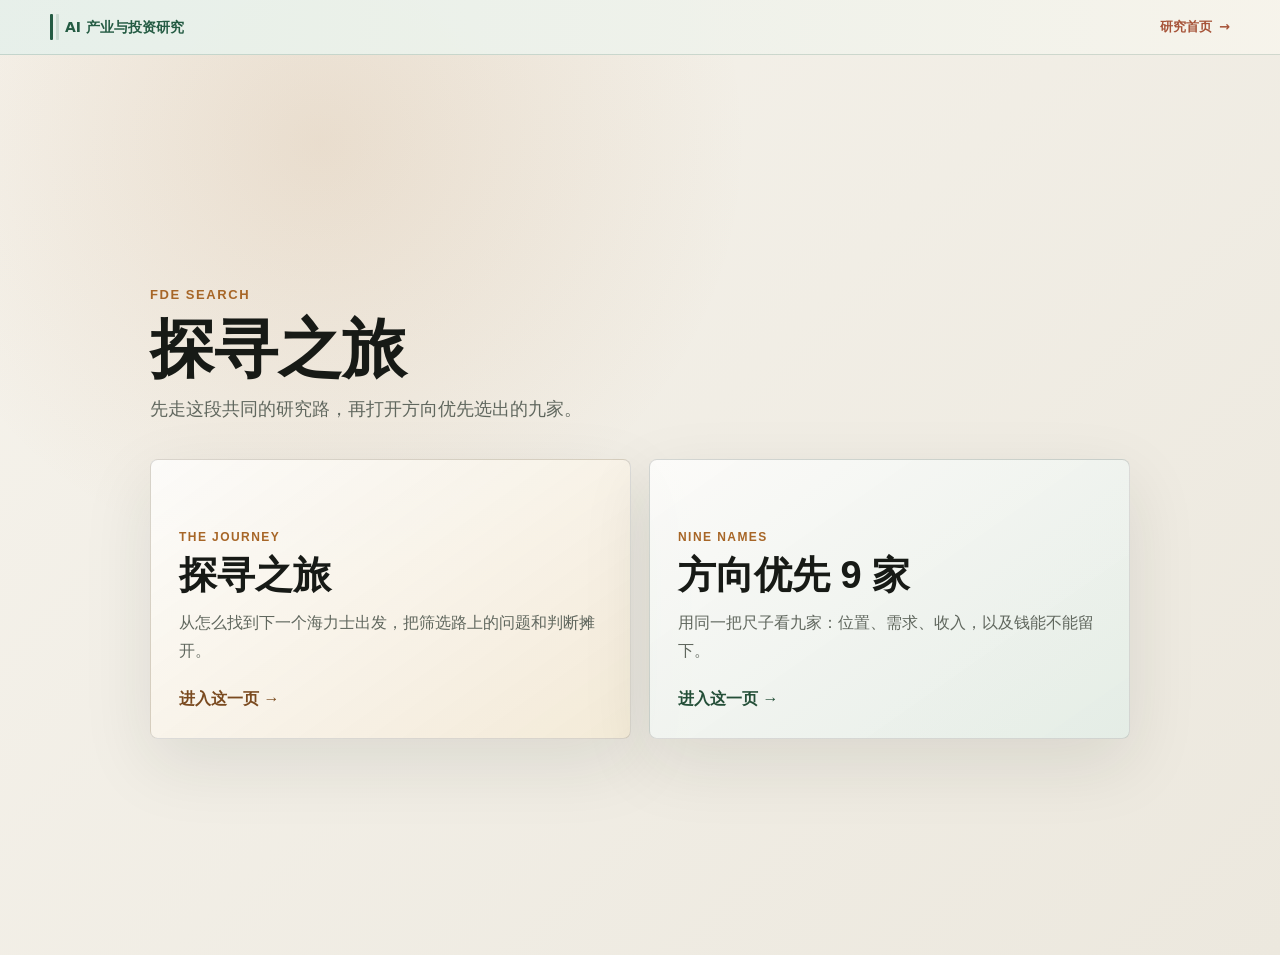
<file: fde-search.html>
<!DOCTYPE html>
<html lang="zh-CN">
<head>
  <meta charset="UTF-8">
  <meta name="viewport" content="width=device-width, initial-scale=1.0">
  <title>探寻之旅｜AI 产业与投资研究</title>
  <style>
    :root{color-scheme:light;--ink:#171a16;--muted:#60675e;--paper:#f6f3ec;--paper2:#ece8de;--green:#244f38;--gold:#a76627;--rust:#7a4a1f}
    *{box-sizing:border-box}
    body{margin:0;min-height:100vh;font-family:-apple-system,BlinkMacSystemFont,"Segoe UI","Noto Sans SC",sans-serif;color:var(--ink);background:radial-gradient(circle at 25% 15%,rgba(167,102,39,.14),transparent 34%),linear-gradient(135deg,var(--paper),var(--paper2));}
    main{min-height:100vh;display:flex;flex-direction:column;justify-content:center;width:min(980px,calc(100% - 40px));margin:0 auto;padding:72px 0 56px}
    .eyebrow{font-size:13px;letter-spacing:.12em;text-transform:uppercase;color:var(--gold);font-weight:800}
    h1{margin:14px 0 10px;font-size:clamp(34px,5vw,64px);line-height:1.05;font-weight:900}
    .lead{max-width:720px;margin:0 0 34px;color:var(--muted);font-size:18px;line-height:1.8}
    .grid{display:grid;grid-template-columns:repeat(auto-fit,minmax(260px,1fr));gap:18px}
    .choice-card{min-height:280px;display:flex;flex-direction:column;justify-content:flex-end;padding:28px;border:1px solid rgba(23,26,22,.14);border-radius:8px;text-decoration:none;color:inherit;background:rgba(255,255,255,.58);box-shadow:0 24px 70px rgba(30,35,26,.10);transition:transform .18s ease,box-shadow .18s ease}
    .choice-card:hover{transform:translateY(-3px);box-shadow:0 30px 90px rgba(30,35,26,.16)}
    .choice-card.journey{background:linear-gradient(145deg,rgba(255,255,255,.76),rgba(244,234,214,.86))}
    .choice-card.nine{background:linear-gradient(145deg,rgba(255,255,255,.76),rgba(226,237,231,.78))}
    .kicker{font-size:12px;letter-spacing:.12em;text-transform:uppercase;font-weight:850;color:var(--gold)}
    h2{margin:10px 0 12px;font-size:clamp(26px,3vw,38px);line-height:1.15}
    p{margin:0;color:var(--muted);font-size:16px;line-height:1.75}
    .enter{margin-top:24px;font-weight:850;color:var(--rust)}
    .nine .enter{color:var(--green)}
  </style>
  <link rel="stylesheet" href="assets/research-series.css">
  <link rel="icon" href="assets/favicon.svg" type="image/svg+xml">
</head>
<body class="research-series-page">
<header class="research-series-bar">
  <a class="research-series-link" href="index.html" aria-label="返回 AI 产业与投资研究首页">
    <span class="research-series-mark" aria-hidden="true"></span>
    <span class="research-series-name">AI 产业与投资研究</span>
    <span class="research-series-home">研究首页 <span aria-hidden="true">→</span></span>
  </a>
</header>

  <main>
    <div class="eyebrow">FDE Search</div>
    <h1>探寻之旅</h1>
    <p class="lead">先走这段共同的研究路，再打开方向优先选出的九家。</p>
    <section class="grid" aria-label="探寻之旅入口">
      <a class="choice-card journey" href="fde-journey.html">
        <span class="kicker">The Journey</span>
        <h2>探寻之旅</h2>
        <p>从怎么找到下一个海力士出发，把筛选路上的问题和判断摊开。</p>
        <span class="enter">进入这一页 →</span>
      </a>
      <a class="choice-card nine" href="fde-direction-nine.html">
        <span class="kicker">Nine Names</span>
        <h2>方向优先 9 家</h2>
        <p>用同一把尺子看九家：位置、需求、收入，以及钱能不能留下。</p>
        <span class="enter">进入这一页 →</span>
      </a>
    </section>
  </main>
</body>
</html>
</file>
<file: assets/research-series.css>
.research-series-bar {
  position: relative;
  z-index: 250;
  width: 100%;
  border-bottom: 1px solid rgba(36, 91, 67, 0.18);
  background:
    linear-gradient(90deg, rgba(230, 240, 234, 0.96), rgba(247, 244, 235, 0.96));
  color: #24382c;
  font-family: "Noto Sans SC", "PingFang SC", "Microsoft YaHei", system-ui, sans-serif;
  letter-spacing: 0;
}

.research-series-link {
  width: min(1180px, calc(100% - 40px));
  min-height: 54px;
  margin: 0 auto;
  display: flex;
  align-items: center;
  gap: 12px;
  color: inherit;
  text-decoration: none;
}

.research-series-mark {
  width: 3px;
  height: 26px;
  flex: 0 0 auto;
  border-radius: 1px;
  background: #245b43;
  box-shadow: 6px 0 0 rgba(36, 91, 67, 0.14);
}

.research-series-name {
  min-width: 0;
  color: #245b43;
  font-size: 14px;
  font-weight: 760;
  line-height: 1.3;
}

.research-series-home {
  margin-left: auto;
  display: inline-flex;
  align-items: center;
  gap: 7px;
  color: #a65338;
  font-size: 13px;
  font-weight: 760;
  line-height: 1.3;
  white-space: nowrap;
}

.research-series-link:hover .research-series-home {
  color: #7e3521;
}

.research-series-link:focus-visible {
  outline: 3px solid rgba(199, 137, 66, 0.72);
  outline-offset: -3px;
}

.research-series-page .tab-bar {
  max-width: 100%;
  overflow-x: auto;
  overscroll-behavior-inline: contain;
}

.research-series-page .tab-bar > * {
  flex: 0 0 auto;
}

.research-series-page--deck .research-series-bar {
  position: fixed;
  inset: 0 0 auto;
}

.research-series-page--deck #deck .slide {
  top: 54px;
}

.research-series-page--fixed-nav .site-nav {
  top: 70px;
}

body.research-series-page--sidebar {
  padding-top: 0;
}

.research-series-page--sidebar .v32-sidebar {
  top: 54px;
}

.research-series-page--sidebar .v32-menu-toggle {
  top: 64px;
}

.research-series-page--padded > .research-series-bar {
  width: auto;
  margin: -20px -24px 20px;
}

@media (max-width: 640px) {
  .research-series-link {
    width: calc(100% - 24px);
    min-height: 52px;
    gap: 10px;
  }

  .research-series-name {
    font-size: 13px;
  }

  .research-series-home {
    font-size: 12px;
  }

  .research-series-page--deck #deck .slide {
    top: 52px;
  }

  .research-series-page--fixed-nav .site-nav {
    top: 62px;
  }

  .research-series-page--sidebar .v32-sidebar {
    top: 52px;
  }

  .research-series-page--sidebar .v32-menu-toggle {
    top: 62px;
  }
}

@media print {
  .research-series-bar {
    position: static !important;
    background: transparent;
  }
}
</file>
